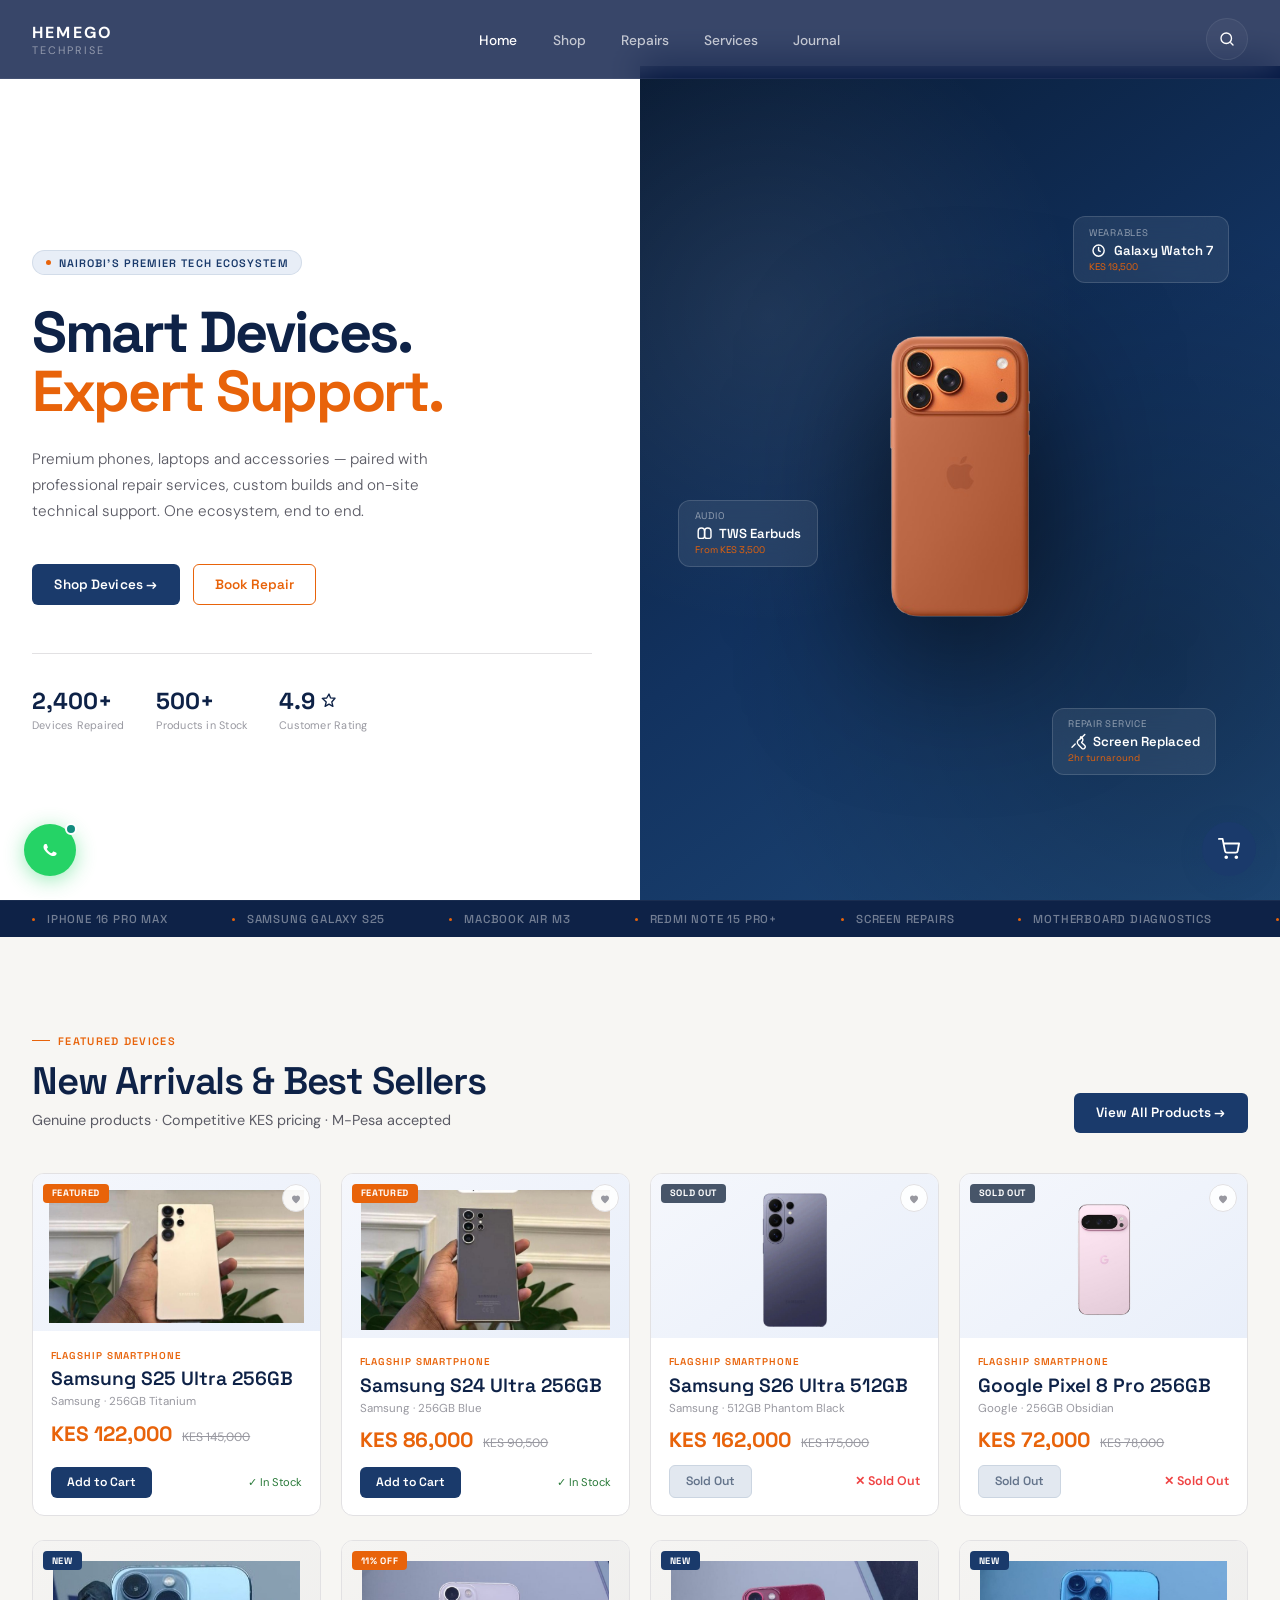
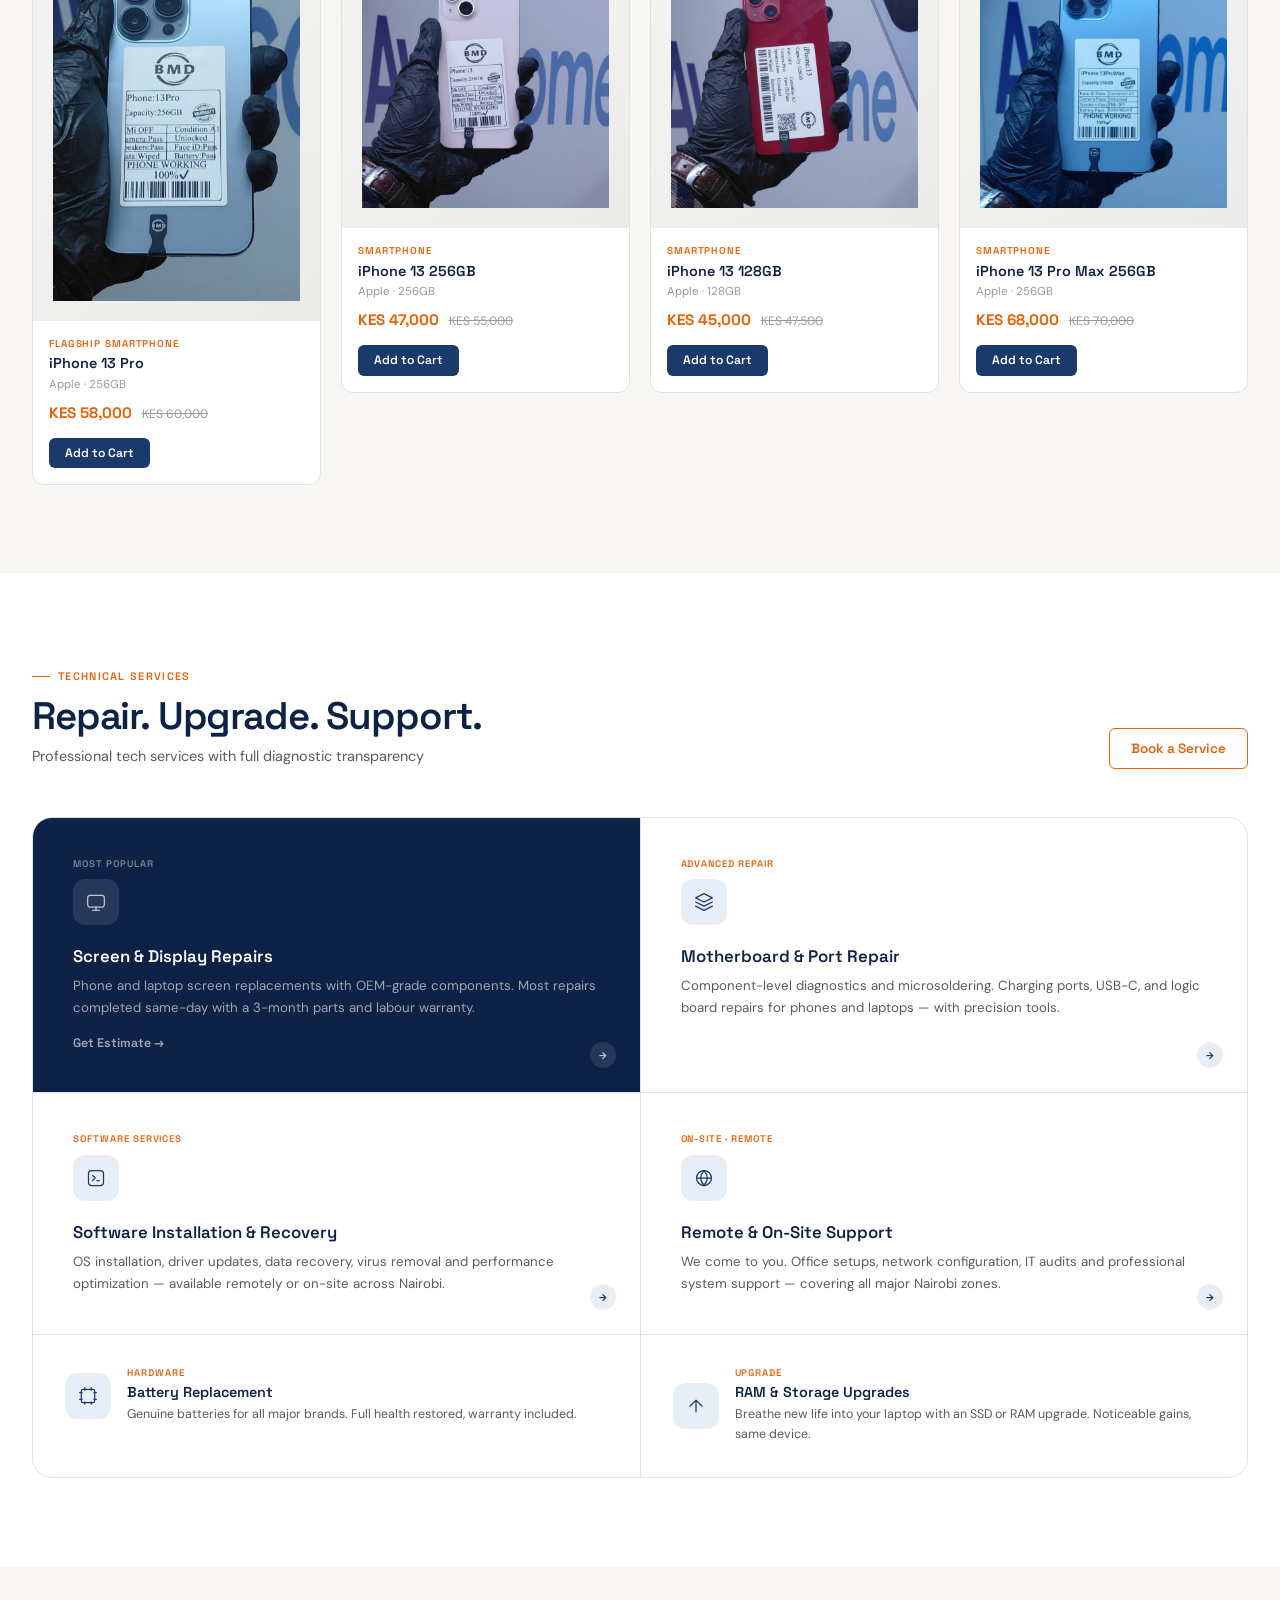
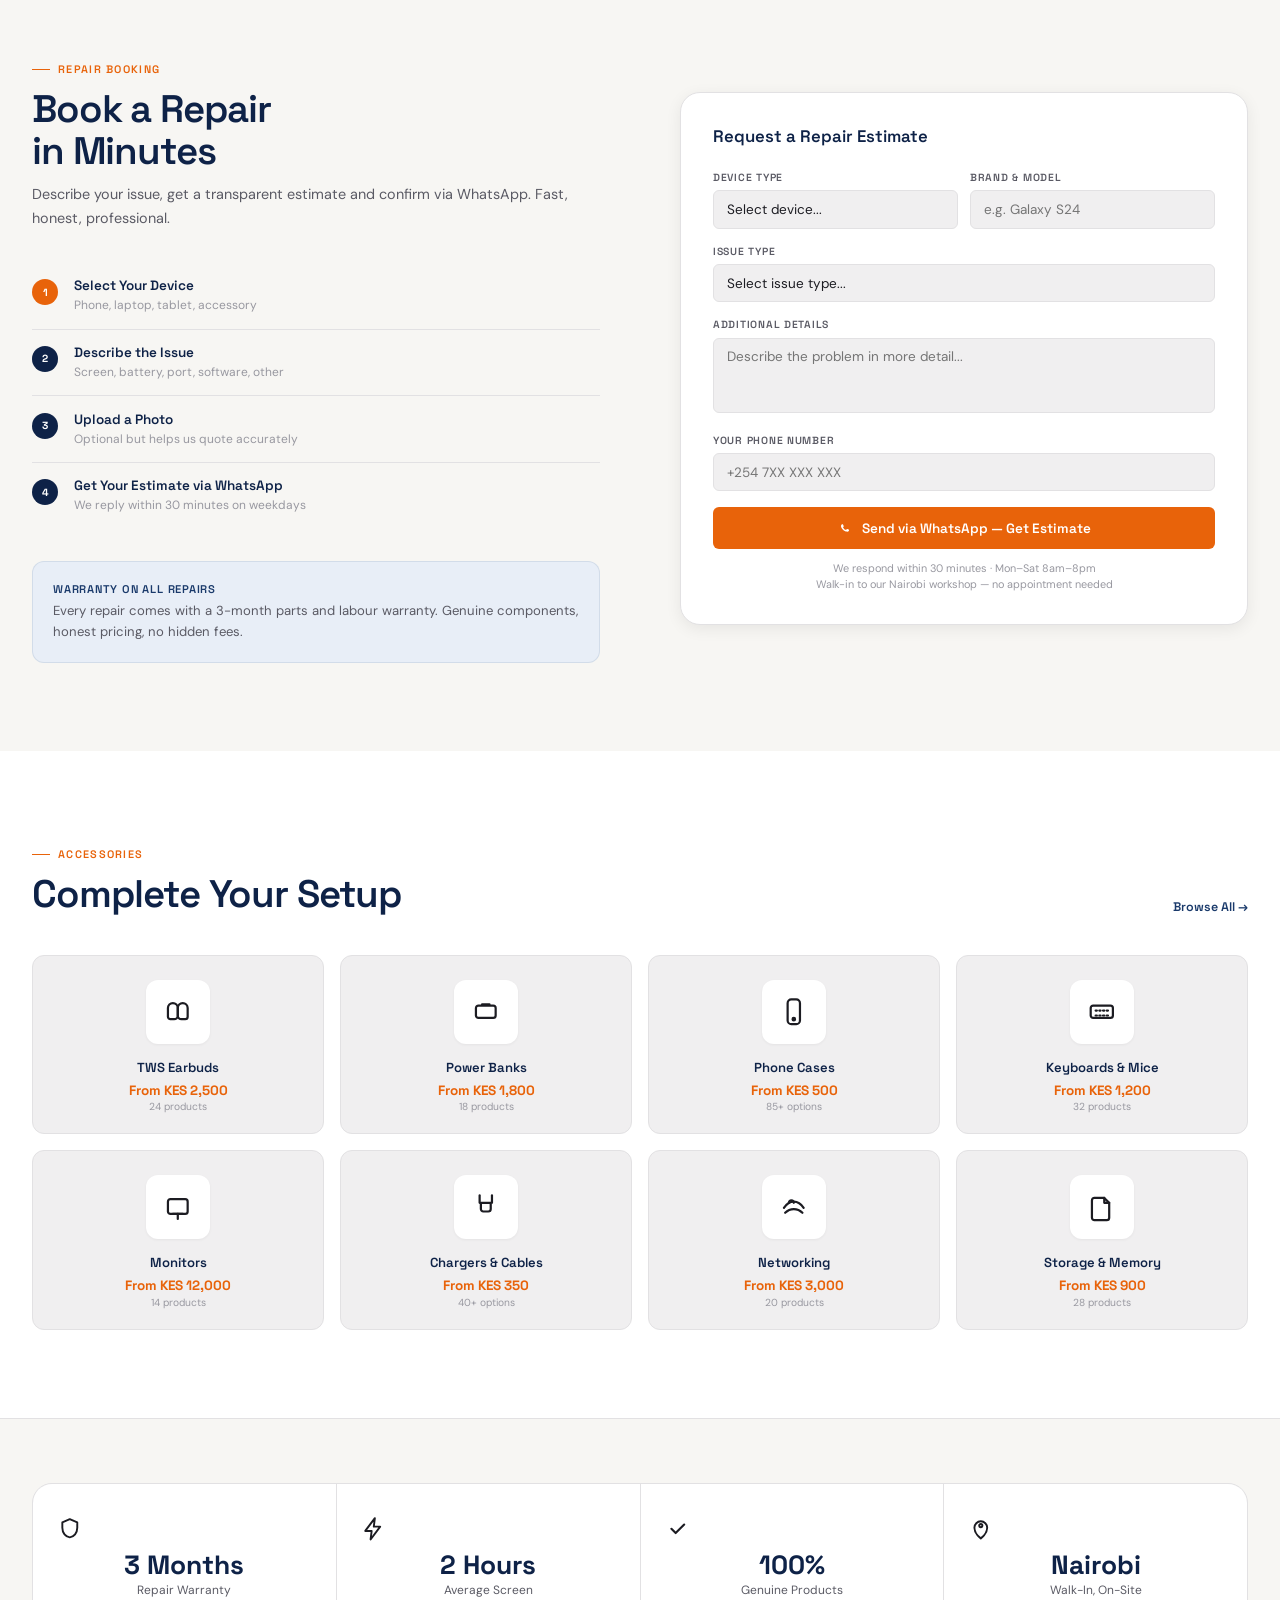
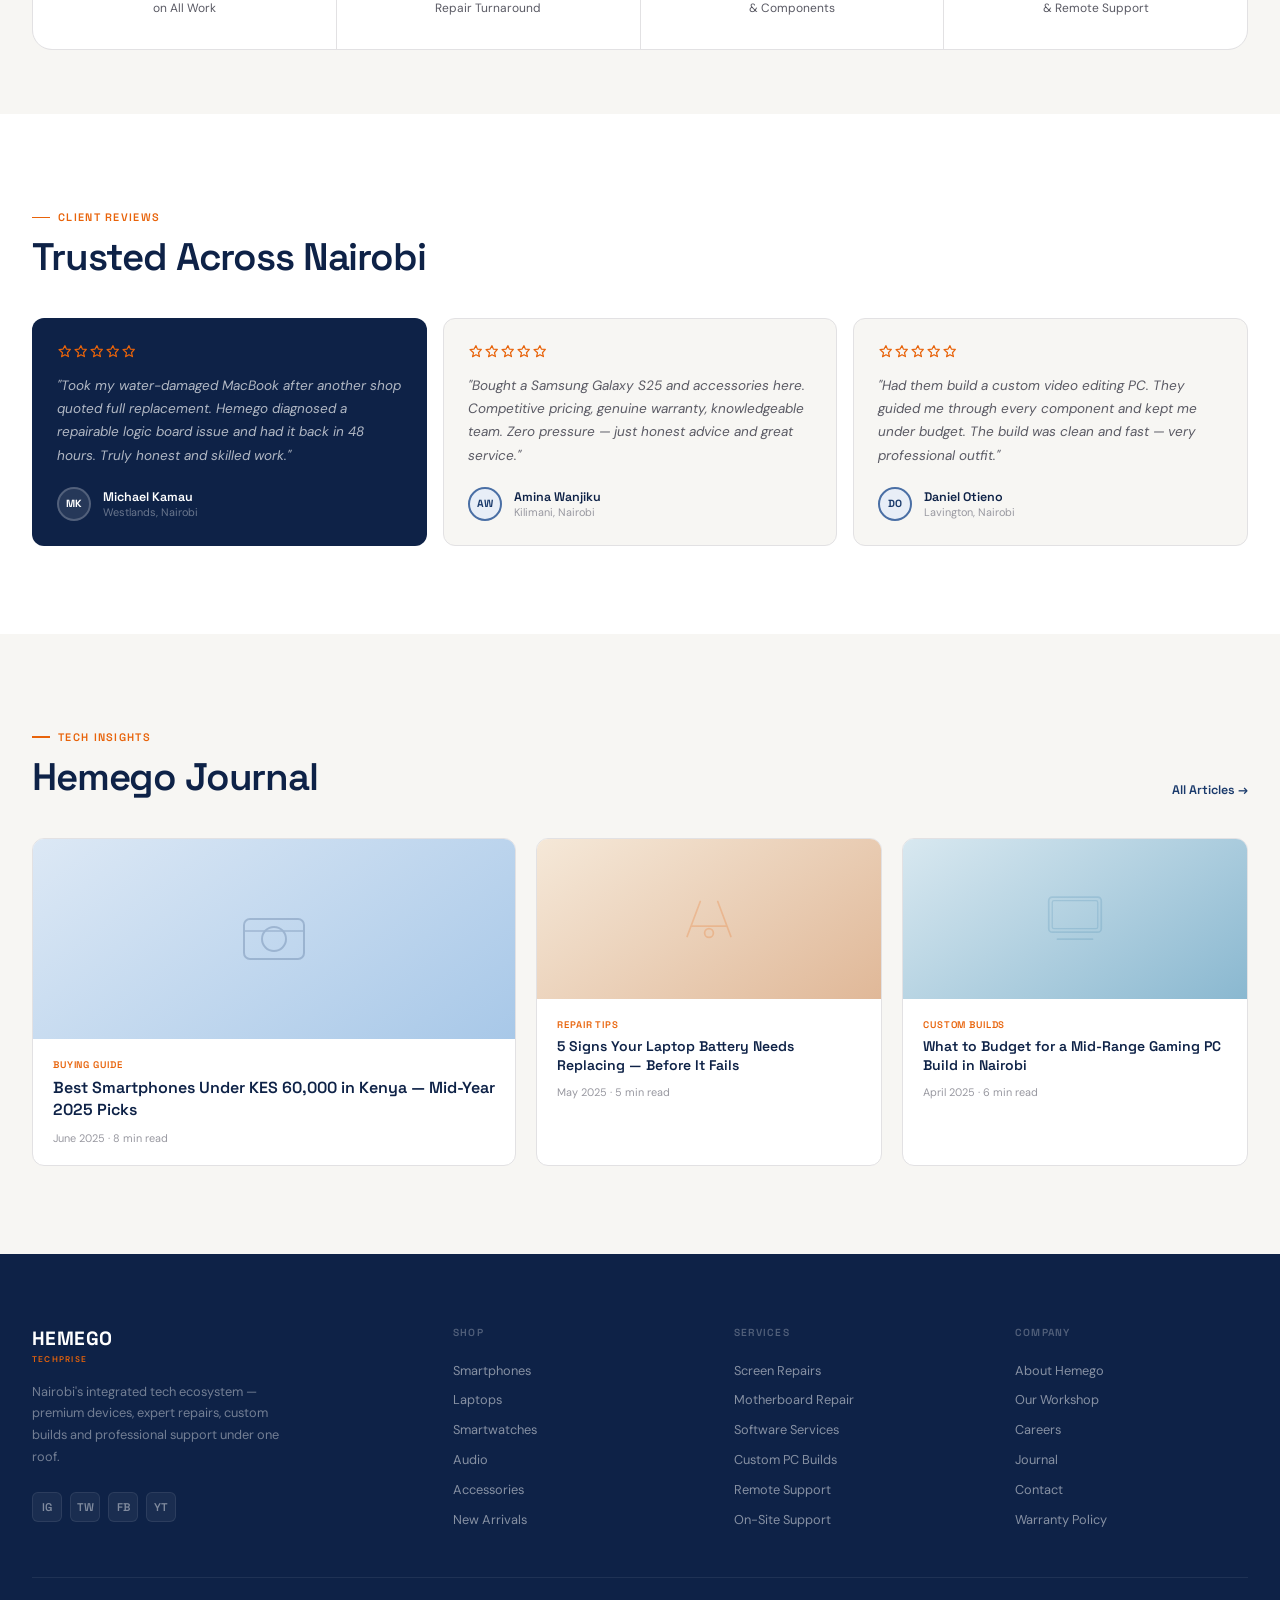
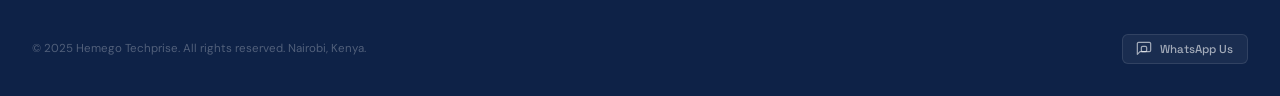
<file: index.html>
<!DOCTYPE html>
<html lang="en">

<head>
  <meta charset="UTF-8">
  <meta name="viewport" content="width=device-width, initial-scale=1.0">
  <title>HEMEGO TECHPRISE — Nairobi's Premium Tech Ecosystem</title>
  <link
    href="https://fonts.googleapis.com/css2?family=Space+Grotesk:wght@300;400;500;600;700&family=DM+Sans:ital,opsz,wght@0,9..40,300;0,9..40,400;0,9..40,500;1,9..40,300&display=swap"
    rel="stylesheet">
  <link rel="stylesheet" href="css/index.css">
</head>

<body>



  <nav class="top-nav" id="topNav">
    <div class="top-nav-inner">

      <!-- LEFT -->
      <a href="index.html" class="brand">
        <span class="brand-main">HEMEGO</span>
        <span class="brand-sub">Techprise</span>
      </a>

      <!-- CENTER DESKTOP NAV -->
      <ul class="desktop-links">
        <li><a href="index.html" class="active">Home</a></li>
        <li><a href="shop.html">Shop</a></li>
        <li><a href="repairs.html">Repairs</a></li>
        <li><a href="services.html">Services</a></li>
        <li><a href="journal.html">Journal</a></li>
      </ul>

      <!-- RIGHT -->
      <div class="nav-right">

        <!-- Desktop search button — hidden on mobile (<=768px); Search tab in bottom nav handles mobile search -->
        <button class="nav-circle-btn nav-search-btn" id="desktopSearchBtn" aria-label="Search">
          <svg viewBox="0 0 24 24" fill="none">
            <circle cx="11" cy="11" r="7" stroke="currentColor" stroke-width="1.8" />
            <path d="M20 20L17 17" stroke="currentColor" stroke-width="1.8" stroke-linecap="round" />
          </svg>
        </button>

        <!-- Cart button — shown on desktop always; replaces search btn on mobile (<=768px) -->
        <button class="nav-circle-btn nav-cart-btn" id="navCartBtn" onclick="toggleCart()" aria-label="Open cart">
          <svg viewBox="0 0 24 24" fill="none">
            <path d="M3 5h2l2.2 10.2a1 1 0 0 0 1 .8h8.8a1 1 0 0 0 1-.8L20 8H7" stroke="currentColor" stroke-width="1.8"
              stroke-linecap="round" stroke-linejoin="round" />
            <circle cx="10" cy="20" r="1" fill="currentColor" />
            <circle cx="18" cy="20" r="1" fill="currentColor" />
          </svg>
          <span class="nav-cart-badge" id="navCartBadge"></span>
        </button>

        <a href="https://wa.me/254703768321" class="wa-nav-btn">
          WhatsApp
        </a>

        <!-- HAMBURGER -->
        <button class="hamburger-btn" id="hamburgerBtn" onclick="toggleDrawer()" aria-label="Open menu">
          <span></span>
          <span></span>
          <span></span>
        </button>

      </div>

    </div>
  </nav>

  <!-- =========================
MOBILE DRAWER
========================= -->

  <div class="mobile-drawer-overlay" id="drawerOverlay" onclick="toggleDrawer()"></div>

  <aside class="mobile-drawer" id="mobileDrawer">

    <div class="drawer-top">
      <div>
        <div class="drawer-brand">HEMEGO</div>
        <div class="drawer-sub">Techprise</div>
      </div>

      <button class="drawer-close" id="drawerClose" onclick="toggleDrawer()" aria-label="Close menu">
        ×
      </button>
    </div>

    <div class="drawer-section">
      <div class="drawer-label">Navigation</div>

      <a href="index.html">Home</a>
      <a href="shop.html">Shop</a>
      <a href="repairs.html">Repairs</a>
      <a href="services.html">Services</a>
      <a href="journal.html">Journal</a>
    </div>

    <div class="drawer-section">
      <div class="drawer-label">Categories</div>

      <a href="#">Phones</a>
      <a href="#">Laptops</a>
      <a href="#">Gaming</a>
      <a href="#">Audio</a>
      <a href="#">Accessories</a>
    </div>

    <div class="drawer-section">
      <div class="drawer-label">Support</div>

      <a href="#">Book Repair</a>
      <a href="#">Track Order</a>
      <a href="#">Contact</a>
    </div>

  </aside>

    <!-- BOTTOM MOBILE NAV -->
  <nav class="bottom-mobile-nav">
    <a href="index.html" class="bottom-nav-item active">
      <svg viewBox="0 0 24 24" fill="none">
        <path d="M3 11L12 4L21 11V20H15V14H9V20H3V11Z" stroke="currentColor" stroke-width="1.8"
          stroke-linejoin="round" />
      </svg>
      <span>Home</span>
    </a>
    <a href="shop.html" class="bottom-nav-item">
      <svg viewBox="0 0 24 24" fill="none">
        <path d="M3 5h2l2.2 10.2a1 1 0 0 0 1 .8h8.8a1 1 0 0 0 1-.8L20 8H7" stroke="currentColor" stroke-width="1.8"
          stroke-linecap="round" stroke-linejoin="round" />
        <circle cx="10" cy="20" r="1" />
        <circle cx="18" cy="20" r="1" />
      </svg>
      <span>Shop</span>
    </a>
    <button class="bottom-nav-item" id="mobileSearchBtn">
      <svg viewBox="0 0 24 24" fill="none">
        <circle cx="11" cy="11" r="7" stroke="currentColor" stroke-width="1.8" />
        <path d="M20 20L17 17" stroke="currentColor" stroke-width="1.8" stroke-linecap="round" />
      </svg>
      <span>Search</span>
    </button>
    <a href="repairs.html" class="bottom-nav-item">
      <svg viewBox="0 0 24 24" fill="none">
        <path
          d="M14.7 6.3a1 1 0 0 0 0 1.4l1.6 1.6a1 1 0 0 0 1.4 0l3.77-3.77a6 6 0 0 1-7.94 7.94l-6.91 6.91a2.12 2.12 0 0 1-3-3l6.91-6.91a6 6 0 0 1 7.94-7.94l-3.77 3.77z"
          stroke="currentColor" stroke-width="1.8" stroke-linecap="round" stroke-linejoin="round" />
      </svg>
      <span>Repairs</span>
    </a>
    <a href="https://wa.me/254703768321" class="bottom-nav-item" target="_blank">
      <svg viewBox="0 0 24 24" fill="currentColor">
        <path
          d="M17.472 14.382c-.297-.149-1.758-.867-2.03-.967-.273-.099-.471-.148-.67.15-.197.297-.767.966-.94 1.164-.173.199-.347.223-.644.075-.297-.15-1.255-.463-2.39-1.475-.883-.788-1.48-1.761-1.653-2.059-.173-.297-.018-.458.13-.606.134-.133.298-.347.446-.52.149-.174.198-.298.298-.497.099-.198.05-.371-.025-.52-.075-.149-.669-1.612-.916-2.207-.242-.579-.487-.5-.669-.51-.173-.008-.371-.01-.57-.01-.198 0-.52.074-.792.372-.272.297-1.04 1.016-1.04 2.479 0 1.462 1.065 2.875 1.213 3.074.149.198 2.096 3.2 5.077 4.487.709.306 1.262.489 1.694.625.712.227 1.36.195 1.871.118.571-.085 1.758-.719 2.006-1.413.248-.694.248-1.289.173-1.413-.074-.124-.272-.198-.57-.347z" />
      </svg>
      <span>WhatsApp</span>
    </a>
  </nav>

  <!-- HERO -->
  <section class="hero">
    <div class="hero-grid">
      <div class="hero-left">
        <div class="hero-eyebrow"><span></span> Nairobi's Premier Tech Ecosystem</div>
        <h1 class="hero-h1">Smart Devices.<br><em>Expert Support.</em></h1>
        <p class="hero-sub">Premium phones, laptops and accessories — paired with professional repair services, custom
          builds and on-site technical support. One ecosystem, end to end.</p>
        <div class="hero-ctas">
          <a href="#products" class="btn-primary">Shop Devices →</a>
          <a href="#booking" class="btn-secondary">Book Repair</a>
        </div>
        <div class="hero-stats">
          <div>
            <div class="hero-stat-num">2,400+</div>
            <div class="hero-stat-label">Devices Repaired</div>
          </div>
          <div>
            <div class="hero-stat-num">500+</div>
            <div class="hero-stat-label">Products in Stock</div>
          </div>
          <div>
            <div class="hero-stat-num"><span>4.9</span><svg viewBox="0 0 24 24" width="18" height="18" fill="none"
                stroke="currentColor" stroke-width="1.8" stroke-linejoin="round" stroke-linecap="round"
                style="margin-left:.3rem">
                <path d="M12 17.5l-5.2 3 1.5-5.8L3 9.8l5.9-.5L12 4l2.1 5.2 5.9.5-4.3 4.9 1.5 5.8z" />
              </svg></div>
            <div class="hero-stat-label">Customer Rating</div>
          </div>
        </div>
      </div>

      <div class="hero-right">
        <div class="hero-right-bg"></div>

        <div class="hero-stage">

          <!-- Flagship phone image -->
          <img class="hero-phone-svg" src="img/iphone.png" alt="Hero iPhone" />

          <!-- Floating badges -->
          <div class="hero-badge badge-watch">
            <span class="hero-badge-label">Wearables</span>
            <span class="hero-badge-value"><svg viewBox="0 0 24 24" fill="none" stroke="currentColor" stroke-width="1.8"
                stroke-linecap="round" stroke-linejoin="round">
                <circle cx="12" cy="12" r="7" />
                <path d="M12 8v4l2 1" />
              </svg>Galaxy Watch 7</span>
            <span class="hero-badge-sub">KES 19,500</span>
          </div>
          <div class="hero-badge badge-earbuds">
            <span class="hero-badge-label">Audio</span>
            <span class="hero-badge-value"><svg viewBox="0 0 24 24" fill="none" stroke="currentColor" stroke-width="1.8"
                stroke-linecap="round" stroke-linejoin="round">
                <path d="M4 12V9a4 4 0 0 1 8 0v6a3 3 0 0 1-3 3H6a2 2 0 0 1-2-2v-2z" />
                <path d="M20 12V9a4 4 0 0 0-8 0v6a3 3 0 0 0 3 3h3a2 2 0 0 0 2-2v-2z" />
              </svg>TWS Earbuds</span>
            <span class="hero-badge-sub">From KES 3,500</span>
          </div>
          <div class="hero-badge badge-repair">
            <span class="hero-badge-label">Repair Service</span>
            <span class="hero-badge-value"><svg viewBox="0 0 24 24" fill="none" stroke="currentColor" stroke-width="1.8"
                stroke-linecap="round" stroke-linejoin="round">
                <path
                  d="M21 3l-6 6m0 0A4 4 0 0 0 13 16l4.5 4.5a2 2 0 0 0 2.9 0l.6-.6a2 2 0 0 0 0-2.9L17 13a4 4 0 0 0-1-7z" />
                <path d="M5 19l4-4" />
              </svg>Screen Replaced</span>
            <span class="hero-badge-sub">2hr turnaround</span>
          </div>

        </div>
      </div>
    </div>
  </section>

  <!-- MARQUEE -->
  <div class="marquee-bar">
    <div class="marquee-track">
      <span class="marquee-item"><span class="m-dot"></span>iPhone 16 Pro Max</span>
      <span class="marquee-item"><span class="m-dot"></span>Samsung Galaxy S25</span>
      <span class="marquee-item"><span class="m-dot"></span>MacBook Air M3</span>
      <span class="marquee-item"><span class="m-dot"></span>Redmi Note 15 Pro+</span>
      <span class="marquee-item"><span class="m-dot"></span>Screen Repairs</span>
      <span class="marquee-item"><span class="m-dot"></span>Motherboard Diagnostics</span>
      <span class="marquee-item"><span class="m-dot"></span>Custom PC Builds</span>
      <span class="marquee-item"><span class="m-dot"></span>Software Setup</span>
      <span class="marquee-item"><span class="m-dot"></span>Remote Support</span>
      <span class="marquee-item"><span class="m-dot"></span>On-Site Services</span>
      <span class="marquee-item"><span class="m-dot"></span>iPhone 16 Pro Max</span>
      <span class="marquee-item"><span class="m-dot"></span>Samsung Galaxy S25</span>
      <span class="marquee-item"><span class="m-dot"></span>MacBook Air M3</span>
      <span class="marquee-item"><span class="m-dot"></span>Redmi Note 15 Pro+</span>
      <span class="marquee-item"><span class="m-dot"></span>Screen Repairs</span>
      <span class="marquee-item"><span class="m-dot"></span>Motherboard Diagnostics</span>
      <span class="marquee-item"><span class="m-dot"></span>Custom PC Builds</span>
      <span class="marquee-item"><span class="m-dot"></span>Software Setup</span>
      <span class="marquee-item"><span class="m-dot"></span>Remote Support</span>
      <span class="marquee-item"><span class="m-dot"></span>On-Site Services</span>
    </div>
  </div>

  <!-- PRODUCTS -->
  <section class="products-section" id="products">
    <div class="container">
      <div class="products-header">
        <div class="fade-up">
          <div class="section-label">Featured Devices</div>
          <h2 class="section-title">New Arrivals &amp; Best Sellers</h2>
          <p class="section-sub">Genuine products · Competitive KES pricing · M-Pesa accepted</p>
        </div>
        <a href="shop.html" class="btn-primary fade-up">View All Products →</a>
      </div>

      <div class="products-section-inner">

        <!-- Featured strip: exactly the featured/hero items -->
        <div class="featured-strip stagger">

          <!-- Samsung S25 Ultra (In Stock) -->
          <div class="pcard-feat" id="product-s25-ultra-256gb" data-id="s25-ultra-256gb" data-cat="phones" data-price="122000">
            <div class="pimg">
              <img src="img/s25ultra.jpeg" alt="Samsung S25 Ultra 256GB" style="max-width:100%;height:auto;" />
            </div>

            <span class="pbadge">Featured</span>

            <button class="pwishlist">
              <svg viewBox="0 0 24 24" fill="currentColor">
                <path
                  d="M12 21c-4.5-4-7-6.7-7-9.5 0-2.2 1.8-4 4-4 1.1 0 2.1.5 2.7 1.3.6-.8 1.6-1.3 2.7-1.3 2.2 0 4 1.8 4 4 0 2.8-2.5 5.5-7 9.5z" />
              </svg>
            </button>

            <div class="pbody">
              <div class="ptag">Flagship Smartphone</div>
              <div class="pname">Samsung S25 Ultra 256GB</div>
              <div class="pbrand">Samsung · 256GB Titanium</div>

              <div class="pprice">
                KES 122,000
                <span class="pprice-old">KES 145,000</span>
              </div>

              <div class="pcta">
                <button class="btn-add">Add to Cart</button>
                <span class="pstock in">✓ In Stock</span>
              </div>
            </div>
          </div>

          <!-- Samsung S24 Ultra (In Stock) -->
          <div class="pcard-feat" id="product-samsung-s24-ultra-256gb" data-id="samsung-s24-ultra-256gb" data-cat="phones" data-price="86000">
            <div class="pimg">
              <img src="img/s24ultra.jpeg" alt="Samsung S24 Ultra 256GB" style="max-width:100%;height:auto;" />
            </div>

            <span class="pbadge">Featured</span>

            <button class="pwishlist">
              <svg viewBox="0 0 24 24" fill="currentColor">
                <path
                  d="M12 21c-4.5-4-7-6.7-7-9.5 0-2.2 1.8-4 4-4 1.1 0 2.1.5 2.7 1.3.6-.8 1.6-1.3 2.7-1.3 2.2 0 4 1.8 4 4 0 2.8-2.5 5.5-7 9.5z" />
              </svg>
            </button>

            <div class="pbody">
              <div class="ptag">Flagship Smartphone</div>
              <div class="pname">Samsung S24 Ultra 256GB</div>
              <div class="pbrand">Samsung · 256GB Blue</div>

              <div class="pprice">
                KES 86,000
                <span class="pprice-old">KES 90,500</span>
              </div>

              <div class="pcta">
                <button class="btn-add">Add to Cart</button>
                <span class="pstock in">✓ In Stock</span>
              </div>
            </div>
          </div>

          <!-- Samsung S26 Ultra (Sold Out) -->
          <div class="pcard-feat pcard-sold" id="product-s26-ultra-512gb" data-id="s26-ultra-512gb" data-cat="phones" data-price="162000">
            <div class="pimg">
              <img src="img/s26.png" alt="Samsung S26 Ultra 512GB" style="max-width:100%;height:auto;" />
            </div>

            <span class="pbadge pbadge-sold">Sold Out</span>

            <button class="pwishlist">
              <svg viewBox="0 0 24 24" fill="currentColor">
                <path
                  d="M12 21c-4.5-4-7-6.7-7-9.5 0-2.2 1.8-4 4-4 1.1 0 2.1.5 2.7 1.3.6-.8 1.6-1.3 2.7-1.3 2.2 0 4 1.8 4 4 0 2.8-2.5 5.5-7 9.5z" />
              </svg>
            </button>

            <div class="pbody">
              <div class="ptag">Flagship Smartphone</div>
              <div class="pname">Samsung S26 Ultra 512GB</div>
              <div class="pbrand">Samsung · 512GB Phantom Black</div>

              <div class="pprice">
                KES 162,000
                <span class="pprice-old">KES 175,000</span>
              </div>

              <div class="pcta">
                <button class="btn-add btn-disabled" disabled>Sold Out</button>
                <span class="pstock sold">✕ Sold Out</span>
              </div>
            </div>
          </div>

          <!-- Google Pixel 8 Pro (Sold Out) -->
          <div class="pcard-feat pcard-sold" id="product-google-pixel-8-pro-256gb" data-id="google-pixel-8-pro-256gb" data-cat="phones" data-price="72000">
            <div class="pimg">
              <img src="img/pixel.png" alt="Google Pixel 8 Pro 256GB" style="max-width:100%;height:auto;" />
            </div>

            <span class="pbadge pbadge-sold">Sold Out</span>

            <button class="pwishlist">
              <svg viewBox="0 0 24 24" fill="currentColor">
                <path
                  d="M12 21c-4.5-4-7-6.7-7-9.5 0-2.2 1.8-4 4-4 1.1 0 2.1.5 2.7 1.3.6-.8 1.6-1.3 2.7-1.3 2.2 0 4 1.8 4 4 0 2.8-2.5 5.5-7 9.5z" />
              </svg>
            </button>

            <div class="pbody">
              <div class="ptag">Flagship Smartphone</div>
              <div class="pname">Google Pixel 8 Pro 256GB</div>
              <div class="pbrand">Google · 256GB Obsidian</div>

              <div class="pprice">
                KES 72,000
                <span class="pprice-old">KES 78,000</span>
              </div>

              <div class="pcta">
                <button class="btn-add btn-disabled" disabled>Sold Out</button>
                <span class="pstock sold">✕ Sold Out</span>
              </div>
            </div>
          </div>

        </div>

        <!-- Uniform grid: everything else -->
        <div class="products-grid-uniform stagger">


          <!-- iPhone 13 Pro -->
          <div class="pcard-sm" id="product-iphone-13-pro-256gb" data-id="iphone-13-pro-256gb" data-cat="phones" data-price="58000">
            <div class="pimg">
              <img src="img/img3.jpeg" alt="iPhone 13 Pro 256GB" style="max-width:100%;height:auto;" />
            </div>

            <span class="pbadge pbadge-new">New</span>

            <div class="pbody">
              <div class="ptag">Flagship Smartphone</div>
              <div class="pname">iPhone 13 Pro</div>
              <div class="pbrand">Apple · 256GB</div>

              <div class="pprice">
                KES 58,000
                <span class="pprice-old">KES 60,000</span>
              </div>

              <div class="pcta">
                <button class="btn-add">Add to Cart</button>
              </div>
            </div>
          </div>



          <!-- iPhone 13 -->
          <div class="pcard-sm" id="product-iphone-13-256gb" data-id="iphone-13-256gb" data-cat="phones" data-price="47000">
            <div class="pimg">
              <img src="img/img2.jpeg" alt="iPhone 13 256GB" style="max-width:100%;height:auto;" />
            </div>

            <span class="pbadge" style="background:var(--orange)">11% Off</span>

            <div class="pbody">
              <div class="ptag">Smartphone</div>
              <div class="pname">iPhone 13 256GB</div>
              <div class="pbrand">Apple · 256GB</div>

              <div class="pprice">
                KES 47,000
                <span class="pprice-old">KES 55,000</span>
              </div>

              <div class="pcta">
                <button class="btn-add">Add to Cart</button>
              </div>
            </div>
          </div>



          <!-- iPhone 13 128GB -->
          <div class="pcard-sm" id="product-iphone-13-128gb" data-id="iphone-13-128gb" data-cat="phones" data-price="45000">
            <div class="pimg">
              <img src="img/img1.jpeg" alt="iPhone 13 128GB" style="max-width:100%;height:auto;" />
            </div>

            <span class="pbadge pbadge-new">New</span>

            <div class="pbody">
              <div class="ptag">Smartphone</div>
              <div class="pname">iPhone 13 128GB</div>
              <div class="pbrand">Apple · 128GB</div>

              <div class="pprice">
                KES 45,000
                <span class="pprice-old">KES 47,500</span>
              </div>

              <div class="pcta">
                <button class="btn-add">Add to Cart</button>
              </div>
            </div>
          </div>



          <!-- iPhone 13 Pro Max -->
          <div class="pcard-sm" id="product-iphone-13-promax-256gb" data-id="iphone-13-promax-256gb" data-cat="phones" data-price="68000">
            <div class="pimg">
              <img src="img/img4.jpeg" alt="iPhone 13 Pro Max 256GB" style="max-width:100%;height:auto;" />
            </div>

            <span class="pbadge pbadge-new">New</span>

            <div class="pbody">
              <div class="ptag">Smartphone</div>
              <div class="pname">iPhone 13 Pro Max 256GB</div>
              <div class="pbrand">Apple · 256GB</div>

              <div class="pprice">
                KES 68,000
                <span class="pprice-old">KES 70,000</span>
              </div>

              <div class="pcta">
                <button class="btn-add">Add to Cart</button>
              </div>
            </div>
          </div>


        </div>

      </div>
    </div>
  </section>

  <!-- SERVICES -->
  <section class="services-section fade-up" id="services">
    <div class="container">
      <div class="services-header">
        <div>
          <div class="section-label">Technical Services</div>
          <h2 class="section-title">Repair. Upgrade. Support.</h2>
          <p class="section-sub">Professional tech services with full diagnostic transparency</p>
        </div>
        <a href="#booking" class="btn-secondary">Book a Service</a>
      </div>
      <div class="services-grid stagger">
        <div class="sblock dark">
          <div class="stag">Most Popular</div>
          <div class="sicon">
            <svg width="20" height="20" viewBox="0 0 24 24" fill="none">
              <rect x="2" y="4" width="20" height="14" rx="3" stroke="rgba(255,255,255,.7)" stroke-width="1.5" />
              <path d="M8 22h8M12 18v4" stroke="rgba(255,255,255,.7)" stroke-width="1.5" stroke-linecap="round" />
            </svg>
          </div>
          <div class="stitle">Screen &amp; Display Repairs</div>
          <p class="sdesc">Phone and laptop screen replacements with OEM-grade components. Most repairs completed
            same-day with a 3-month parts and labour warranty.</p>
          <span class="slink">Get Estimate →</span>
          <div class="sarrow">→</div>
        </div>
        <div class="sblock">
          <div class="stag">Advanced Repair</div>
          <div class="sicon">
            <svg width="20" height="20" viewBox="0 0 24 24" fill="none">
              <path d="M12 2L2 7l10 5 10-5-10-5zM2 17l10 5 10-5M2 12l10 5 10-5" stroke="var(--blue)" stroke-width="1.5"
                stroke-linecap="round" stroke-linejoin="round" />
            </svg>
          </div>
          <div class="stitle">Motherboard &amp; Port Repair</div>
          <p class="sdesc">Component-level diagnostics and microsoldering. Charging ports, USB-C, and logic board
            repairs for phones and laptops — with precision tools.</p>
          <div class="sarrow">→</div>
        </div>
        <div class="sblock">
          <div class="stag">Software Services</div>
          <div class="sicon">
            <svg width="20" height="20" viewBox="0 0 24 24" fill="none">
              <path d="M8 9l3 3-3 3M13 15h3" stroke="var(--blue)" stroke-width="1.5" stroke-linecap="round"
                stroke-linejoin="round" />
              <rect x="3" y="3" width="18" height="18" rx="4" stroke="var(--blue)" stroke-width="1.5" />
            </svg>
          </div>
          <div class="stitle">Software Installation &amp; Recovery</div>
          <p class="sdesc">OS installation, driver updates, data recovery, virus removal and performance optimization —
            available remotely or on-site across Nairobi.</p>
          <div class="sarrow">→</div>
        </div>
        <div class="sblock">
          <div class="stag">On-Site · Remote</div>
          <div class="sicon">
            <svg width="20" height="20" viewBox="0 0 24 24" fill="none">
              <circle cx="12" cy="12" r="9" stroke="var(--blue)" stroke-width="1.5" />
              <path d="M12 3c-2.5 3-4 5.5-4 9s1.5 6 4 9M12 3c2.5 3 4 5.5 4 9s-1.5 6-4 9M3 12h18" stroke="var(--blue)"
                stroke-width="1.5" stroke-linecap="round" />
            </svg>
          </div>
          <div class="stitle">Remote &amp; On-Site Support</div>
          <p class="sdesc">We come to you. Office setups, network configuration, IT audits and professional system
            support — covering all major Nairobi zones.</p>
          <div class="sarrow">→</div>
        </div>
        <div class="sblock" style="padding:2rem">
          <div style="display:flex;align-items:center;gap:1rem">
            <div class="sicon" style="margin-bottom:0;flex-shrink:0">
              <svg width="20" height="20" viewBox="0 0 24 24" fill="none">
                <rect x="4" y="4" width="16" height="16" rx="2" stroke="var(--blue)" stroke-width="1.5" />
                <path d="M8 2v3M16 2v3M8 19v3M16 19v3M2 8h3M2 16h3M19 8h3M19 16h3" stroke="var(--blue)"
                  stroke-width="1.5" stroke-linecap="round" />
              </svg>
            </div>
            <div>
              <div class="stag" style="margin-bottom:.2rem">Hardware</div>
              <div class="stitle" style="font-size:.9rem;margin-bottom:.2rem">Battery Replacement</div>
              <p class="sdesc" style="font-size:.78rem">Genuine batteries for all major brands. Full health restored,
                warranty included.</p>
            </div>
          </div>
        </div>
        <div class="sblock" style="padding:2rem">
          <div style="display:flex;align-items:center;gap:1rem">
            <div class="sicon" style="margin-bottom:0;flex-shrink:0">
              <svg width="20" height="20" viewBox="0 0 24 24" fill="none">
                <path d="M12 5v14M5 12l7-7 7 7" stroke="var(--blue)" stroke-width="1.5" stroke-linecap="round"
                  stroke-linejoin="round" />
              </svg>
            </div>
            <div>
              <div class="stag" style="margin-bottom:.2rem">Upgrade</div>
              <div class="stitle" style="font-size:.9rem;margin-bottom:.2rem">RAM &amp; Storage Upgrades</div>
              <p class="sdesc" style="font-size:.78rem">Breathe new life into your laptop with an SSD or RAM upgrade.
                Noticeable gains, same device.</p>
            </div>
          </div>
        </div>
      </div>
    </div>
  </section>

  <!-- BOOKING -->
  <section class="booking-section fade-up" id="booking">
    <div class="container">
      <div class="booking-inner">
        <div>
          <div class="section-label">Repair Booking</div>
          <h2 class="section-title">Book a Repair<br>in Minutes</h2>
          <p class="section-sub" style="margin-top:.75rem">Describe your issue, get a transparent estimate and confirm
            via WhatsApp. Fast, honest, professional.</p>
          <div class="booking-flow">
            <div class="bstep">
              <div class="bnum active">1</div>
              <div>
                <div class="bstep-title">Select Your Device</div>
                <div class="bstep-desc">Phone, laptop, tablet, accessory</div>
              </div>
            </div>
            <div class="bstep">
              <div class="bnum">2</div>
              <div>
                <div class="bstep-title">Describe the Issue</div>
                <div class="bstep-desc">Screen, battery, port, software, other</div>
              </div>
            </div>
            <div class="bstep">
              <div class="bnum">3</div>
              <div>
                <div class="bstep-title">Upload a Photo</div>
                <div class="bstep-desc">Optional but helps us quote accurately</div>
              </div>
            </div>
            <div class="bstep">
              <div class="bnum">4</div>
              <div>
                <div class="bstep-title">Get Your Estimate via WhatsApp</div>
                <div class="bstep-desc">We reply within 30 minutes on weekdays</div>
              </div>
            </div>
          </div>
          <div
            style="margin-top:2rem;padding:1.25rem;background:var(--blue-pale);border-radius:var(--radius);border:1px solid rgba(26,58,107,.1)">
            <div
              style="font-size:.7rem;font-weight:600;letter-spacing:.07em;text-transform:uppercase;color:var(--blue);font-family:'Space Grotesk',sans-serif;margin-bottom:.35rem">
              Warranty on all repairs</div>
            <div style="font-size:.82rem;color:var(--gray-600);line-height:1.55">Every repair comes with a 3-month parts
              and labour warranty. Genuine components, honest pricing, no hidden fees.</div>
          </div>
        </div>
        <div class="booking-form-wrap">
          <div class="form-title">Request a Repair Estimate</div>
          <div class="frow">
            <div class="fgroup">
              <label class="flabel">Device Type</label>
              <select class="fselect" id="deviceSelect">
                <option>Select device...</option>
                <option>Smartphone</option>
                <option>Laptop</option>
                <option>Tablet</option>
                <option>Smartwatch</option>
                <option>Other</option>
              </select>
            </div>
            <div class="fgroup">
              <label class="flabel">Brand &amp; Model</label>
              <input type="text" class="finput" id="modelInput" placeholder="e.g. Galaxy S24">
            </div>
          </div>
          <div class="fgroup">
            <label class="flabel">Issue Type</label>
            <select class="fselect" id="issueSelect">
              <option>Select issue type...</option>
              <option>Cracked / Broken Screen</option>
              <option>Battery Not Charging</option>
              <option>Charging Port Damaged</option>
              <option>Motherboard / Logic Board</option>
              <option>Software / OS Issue</option>
              <option>Speaker / Microphone</option>
              <option>Water Damage</option>
              <option>Camera Fault</option>
              <option>Other</option>
            </select>
          </div>
          <div class="fgroup">
            <label class="flabel">Additional Details</label>
            <textarea class="ftextarea" id="detailsInput"
              placeholder="Describe the problem in more detail..."></textarea>
          </div>
          <div class="fgroup">
            <label class="flabel">Your Phone Number</label>
            <input type="tel" class="finput" id="phoneInput" placeholder="+254 7XX XXX XXX">
          </div>
          <button class="btn-wa" id="bookingWa">
            <svg width="16" height="16" viewBox="0 0 24 24" fill="currentColor" style="flex-shrink:0">
              <path
                d="M17.472 14.382c-.297-.149-1.758-.867-2.03-.967-.273-.099-.471-.148-.67.15-.197.297-.767.966-.94 1.164-.173.199-.347.223-.644.075-.297-.15-1.255-.463-2.39-1.475-.883-.788-1.48-1.761-1.653-2.059-.173-.297-.018-.458.13-.606.134-.133.298-.347.446-.52.149-.174.198-.298.298-.497.099-.198.05-.371-.025-.52-.075-.149-.669-1.612-.916-2.207-.242-.579-.487-.5-.669-.51-.173-.008-.371-.01-.57-.01-.198 0-.52.074-.792.372-.272.297-1.04 1.016-1.04 2.479 0 1.462 1.065 2.875 1.213 3.074.149.198 2.096 3.2 5.077 4.487.709.306 1.262.489 1.694.625.712.227 1.36.195 1.871.118.571-.085 1.758-.719 2.006-1.413.248-.694.248-1.289.173-1.413-.074-.124-.272-.198-.57-.347z" />
            </svg>
            Send via WhatsApp — Get Estimate
          </button>
          <div class="form-note">We respond within 30 minutes · Mon–Sat 8am–8pm<br>Walk-in to our Nairobi workshop — no
            appointment needed</div>
        </div>
      </div>
    </div>
  </section>

  <!-- ACCESSORIES -->
  <section class="accessories-section fade-up" id="accessories">
    <div class="container">
      <div class="acc-header">
        <div>
          <div class="section-label">Accessories</div>
          <h2 class="section-title">Complete Your Setup</h2>
        </div>
        <a href="#" class="acc-link">Browse All →</a>
      </div>
      <div class="acc-grid stagger">
        <a class="acard" href="#">
          <div class="acc-icon-wrap"><svg viewBox="0 0 24 24" fill="none" stroke="currentColor" stroke-width="1.8"
              stroke-linecap="round" stroke-linejoin="round">
              <path d="M4 12V9a4 4 0 0 1 8 0v6a3 3 0 0 1-3 3H6a2 2 0 0 1-2-2v-2z" />
              <path d="M20 12V9a4 4 0 0 0-8 0v6a3 3 0 0 0 3 3h3a2 2 0 0 0 2-2v-2z" />
            </svg></div>
          <div class="aname">TWS Earbuds</div>
          <div class="aprice">From KES 2,500</div>
          <div class="acount">24 products</div>
        </a>
        <a class="acard" href="#">
          <div class="acc-icon-wrap"><svg viewBox="0 0 24 24" fill="none" stroke="currentColor" stroke-width="1.8"
              stroke-linecap="round" stroke-linejoin="round">
              <rect x="4" y="7" width="16" height="10" rx="2" />
              <path d="M9 6h6" />
            </svg></div>
          <div class="aname">Power Banks</div>
          <div class="aprice">From KES 1,800</div>
          <div class="acount">18 products</div>
        </a>
        <a class="acard" href="#">
          <div class="acc-icon-wrap"><svg viewBox="0 0 24 24" fill="none" stroke="currentColor" stroke-width="1.8"
              stroke-linecap="round" stroke-linejoin="round">
              <rect x="7" y="2" width="10" height="20" rx="3" />
              <circle cx="12" cy="18" r="1" />
            </svg></div>
          <div class="aname">Phone Cases</div>
          <div class="aprice">From KES 500</div>
          <div class="acount">85+ options</div>
        </a>
        <a class="acard" href="#">
          <div class="acc-icon-wrap"><svg viewBox="0 0 24 24" fill="none" stroke="currentColor" stroke-width="1.8"
              stroke-linecap="round" stroke-linejoin="round">
              <rect x="3" y="7" width="18" height="10" rx="2" />
              <path d="M7 11h1M10 11h1M13 11h1M16 11h1M7 15h1M10 15h1M13 15h1M16 15h1" />
            </svg></div>
          <div class="aname">Keyboards &amp; Mice</div>
          <div class="aprice">From KES 1,200</div>
          <div class="acount">32 products</div>
        </a>
        <a class="acard" href="#">
          <div class="acc-icon-wrap"><svg viewBox="0 0 24 24" fill="none" stroke="currentColor" stroke-width="1.8"
              stroke-linecap="round" stroke-linejoin="round">
              <rect x="4" y="5" width="16" height="12" rx="2" />
              <path d="M8 17h8" />
              <path d="M12 17v4" />
            </svg></div>
          <div class="aname">Monitors</div>
          <div class="aprice">From KES 12,000</div>
          <div class="acount">14 products</div>
        </a>
        <a class="acard" href="#">
          <div class="acc-icon-wrap"><svg viewBox="0 0 24 24" fill="none" stroke="currentColor" stroke-width="1.8"
              stroke-linecap="round" stroke-linejoin="round">
              <path d="M7 2v6" />
              <path d="M17 2v6" />
              <path d="M8 8h8v5a2 2 0 0 1-2 2H10a2 2 0 0 1-2-2V8z" />
            </svg></div>
          <div class="aname">Chargers &amp; Cables</div>
          <div class="aprice">From KES 350</div>
          <div class="acount">40+ options</div>
        </a>
        <a class="acard" href="#">
          <div class="acc-icon-wrap"><svg viewBox="0 0 24 24" fill="none" stroke="currentColor" stroke-width="1.8"
              stroke-linecap="round" stroke-linejoin="round">
              <path d="M4 12c2-3 5-5 8-5s6 2 8 5" />
              <path d="M5 16c2-2 4-3 7-3s5 1 7 3" />
              <path d="M8 8a2 2 0 0 1 4 0" />
            </svg></div>
          <div class="aname">Networking</div>
          <div class="aprice">From KES 3,000</div>
          <div class="acount">20 products</div>
        </a>
        <a class="acard" href="#">
          <div class="acc-icon-wrap"><svg viewBox="0 0 24 24" fill="none" stroke="currentColor" stroke-width="1.8"
              stroke-linecap="round" stroke-linejoin="round">
              <path d="M6 4h8l4 4v12a2 2 0 0 1-2 2H6a2 2 0 0 1-2-2V6a2 2 0 0 1 2-2z" />
              <path d="M14 4v4h4" />
            </svg></div>
          <div class="aname">Storage &amp; Memory</div>
          <div class="aprice">From KES 900</div>
          <div class="acount">28 products</div>
        </a>
      </div>
    </div>
  </section>



  <!-- TRUST -->
  <section class="trust-section fade-up">
    <div class="container">
      <div class="trust-grid stagger">
        <div class="titem">
          <div class="ticon"><svg viewBox="0 0 24 24" fill="none" stroke="currentColor" stroke-width="1.8"
              stroke-linecap="round" stroke-linejoin="round">
              <path d="M12 3l7 3v5c0 5-3.134 8.5-7 9-3.866-.5-7-4-7-9V6l7-3z" />
            </svg></div>
          <div class="tnum">3 Months</div>
          <div class="tlabel">Repair Warranty<br>on All Work</div>
        </div>
        <div class="titem">
          <div class="ticon"><svg viewBox="0 0 24 24" fill="none" stroke="currentColor" stroke-width="1.8"
              stroke-linecap="round" stroke-linejoin="round">
              <path d="M13 2L4 14h6l-1 8 9-12h-6l1-8z" />
            </svg></div>
          <div class="tnum">2 Hours</div>
          <div class="tlabel">Average Screen<br>Repair Turnaround</div>
        </div>
        <div class="titem">
          <div class="ticon"><svg viewBox="0 0 24 24" fill="none" stroke="currentColor" stroke-width="2"
              stroke-linecap="round" stroke-linejoin="round">
              <path d="M6 12l4 4 8-8" />
            </svg></div>
          <div class="tnum">100%</div>
          <div class="tlabel">Genuine Products<br>&amp; Components</div>
        </div>
        <div class="titem">
          <div class="ticon"><svg viewBox="0 0 24 24" fill="none" stroke="currentColor" stroke-width="1.8"
              stroke-linecap="round" stroke-linejoin="round">
              <path d="M12 21s-6-4.35-6-10a6 6 0 0 1 12 0c0 5.65-6 10-6 10z" />
              <circle cx="12" cy="9" r="1.5" />
            </svg></div>
          <div class="tnum">Nairobi</div>
          <div class="tlabel">Walk-In, On-Site<br>&amp; Remote Support</div>
        </div>
      </div>
    </div>
  </section>

  <!-- TESTIMONIALS -->
  <section class="testimonials-section fade-up">
    <div class="container">
      <div class="section-label">Client Reviews</div>
      <h2 class="section-title">Trusted Across Nairobi</h2>
      <div class="testimonials-grid stagger">
        <div class="tcard featured-t">
          <div class="tstars"><svg viewBox="0 0 24 24" width="16" height="16" fill="none" stroke="currentColor"
              stroke-width="1.8" stroke-linejoin="round" stroke-linecap="round">
              <path d="M12 17.5l-5.2 3 1.5-5.8L3 9.8l5.9-.5L12 4l2.1 5.2 5.9.5-4.3 4.9 1.5 5.8z" />
            </svg><svg viewBox="0 0 24 24" width="16" height="16" fill="none" stroke="currentColor" stroke-width="1.8"
              stroke-linejoin="round" stroke-linecap="round">
              <path d="M12 17.5l-5.2 3 1.5-5.8L3 9.8l5.9-.5L12 4l2.1 5.2 5.9.5-4.3 4.9 1.5 5.8z" />
            </svg><svg viewBox="0 0 24 24" width="16" height="16" fill="none" stroke="currentColor" stroke-width="1.8"
              stroke-linejoin="round" stroke-linecap="round">
              <path d="M12 17.5l-5.2 3 1.5-5.8L3 9.8l5.9-.5L12 4l2.1 5.2 5.9.5-4.3 4.9 1.5 5.8z" />
            </svg><svg viewBox="0 0 24 24" width="16" height="16" fill="none" stroke="currentColor" stroke-width="1.8"
              stroke-linejoin="round" stroke-linecap="round">
              <path d="M12 17.5l-5.2 3 1.5-5.8L3 9.8l5.9-.5L12 4l2.1 5.2 5.9.5-4.3 4.9 1.5 5.8z" />
            </svg><svg viewBox="0 0 24 24" width="16" height="16" fill="none" stroke="currentColor" stroke-width="1.8"
              stroke-linejoin="round" stroke-linecap="round">
              <path d="M12 17.5l-5.2 3 1.5-5.8L3 9.8l5.9-.5L12 4l2.1 5.2 5.9.5-4.3 4.9 1.5 5.8z" />
            </svg></div>
          <p class="tquote">"Took my water-damaged MacBook after another shop quoted full replacement. Hemego diagnosed
            a repairable logic board issue and had it back in 48 hours. Truly honest and skilled work."</p>
          <div class="tauthor">
            <div class="tavatar">MK</div>
            <div>
              <div class="tname">Michael Kamau</div>
              <div class="tloc">Westlands, Nairobi</div>
            </div>
          </div>
        </div>
        <div class="tcard">
          <div class="tstars"><svg viewBox="0 0 24 24" width="16" height="16" fill="none" stroke="currentColor"
              stroke-width="1.8" stroke-linejoin="round" stroke-linecap="round">
              <path d="M12 17.5l-5.2 3 1.5-5.8L3 9.8l5.9-.5L12 4l2.1 5.2 5.9.5-4.3 4.9 1.5 5.8z" />
            </svg><svg viewBox="0 0 24 24" width="16" height="16" fill="none" stroke="currentColor" stroke-width="1.8"
              stroke-linejoin="round" stroke-linecap="round">
              <path d="M12 17.5l-5.2 3 1.5-5.8L3 9.8l5.9-.5L12 4l2.1 5.2 5.9.5-4.3 4.9 1.5 5.8z" />
            </svg><svg viewBox="0 0 24 24" width="16" height="16" fill="none" stroke="currentColor" stroke-width="1.8"
              stroke-linejoin="round" stroke-linecap="round">
              <path d="M12 17.5l-5.2 3 1.5-5.8L3 9.8l5.9-.5L12 4l2.1 5.2 5.9.5-4.3 4.9 1.5 5.8z" />
            </svg><svg viewBox="0 0 24 24" width="16" height="16" fill="none" stroke="currentColor" stroke-width="1.8"
              stroke-linejoin="round" stroke-linecap="round">
              <path d="M12 17.5l-5.2 3 1.5-5.8L3 9.8l5.9-.5L12 4l2.1 5.2 5.9.5-4.3 4.9 1.5 5.8z" />
            </svg><svg viewBox="0 0 24 24" width="16" height="16" fill="none" stroke="currentColor" stroke-width="1.8"
              stroke-linejoin="round" stroke-linecap="round">
              <path d="M12 17.5l-5.2 3 1.5-5.8L3 9.8l5.9-.5L12 4l2.1 5.2 5.9.5-4.3 4.9 1.5 5.8z" />
            </svg></div>
          <p class="tquote">"Bought a Samsung Galaxy S25 and accessories here. Competitive pricing, genuine warranty,
            knowledgeable team. Zero pressure — just honest advice and great service."</p>
          <div class="tauthor">
            <div class="tavatar">AW</div>
            <div>
              <div class="tname">Amina Wanjiku</div>
              <div class="tloc">Kilimani, Nairobi</div>
            </div>
          </div>
        </div>
        <div class="tcard">
          <div class="tstars"><svg viewBox="0 0 24 24" width="16" height="16" fill="none" stroke="currentColor"
              stroke-width="1.8" stroke-linejoin="round" stroke-linecap="round">
              <path d="M12 17.5l-5.2 3 1.5-5.8L3 9.8l5.9-.5L12 4l2.1 5.2 5.9.5-4.3 4.9 1.5 5.8z" />
            </svg><svg viewBox="0 0 24 24" width="16" height="16" fill="none" stroke="currentColor" stroke-width="1.8"
              stroke-linejoin="round" stroke-linecap="round">
              <path d="M12 17.5l-5.2 3 1.5-5.8L3 9.8l5.9-.5L12 4l2.1 5.2 5.9.5-4.3 4.9 1.5 5.8z" />
            </svg><svg viewBox="0 0 24 24" width="16" height="16" fill="none" stroke="currentColor" stroke-width="1.8"
              stroke-linejoin="round" stroke-linecap="round">
              <path d="M12 17.5l-5.2 3 1.5-5.8L3 9.8l5.9-.5L12 4l2.1 5.2 5.9.5-4.3 4.9 1.5 5.8z" />
            </svg><svg viewBox="0 0 24 24" width="16" height="16" fill="none" stroke="currentColor" stroke-width="1.8"
              stroke-linejoin="round" stroke-linecap="round">
              <path d="M12 17.5l-5.2 3 1.5-5.8L3 9.8l5.9-.5L12 4l2.1 5.2 5.9.5-4.3 4.9 1.5 5.8z" />
            </svg><svg viewBox="0 0 24 24" width="16" height="16" fill="none" stroke="currentColor" stroke-width="1.8"
              stroke-linejoin="round" stroke-linecap="round">
              <path d="M12 17.5l-5.2 3 1.5-5.8L3 9.8l5.9-.5L12 4l2.1 5.2 5.9.5-4.3 4.9 1.5 5.8z" />
            </svg></div>
          <p class="tquote">"Had them build a custom video editing PC. They guided me through every component and kept
            me under budget. The build was clean and fast — very professional outfit."</p>
          <div class="tauthor">
            <div class="tavatar">DO</div>
            <div>
              <div class="tname">Daniel Otieno</div>
              <div class="tloc">Lavington, Nairobi</div>
            </div>
          </div>
        </div>
      </div>
    </div>
  </section>

  <!-- BLOG -->
  <section class="blog-section fade-up">
    <div class="container">
      <div class="blog-header">
        <div>
          <div class="section-label">Tech Insights</div>
          <h2 class="section-title">Hemego Journal</h2>
        </div>
        <a href="#" class="acc-link">All Articles →</a>
      </div>
      <div class="blog-grid stagger">
        <div class="bcard bcard-hero">
          <div class="bimg" style="align-items:center;justify-content:center">
            <svg width="80" height="80" viewBox="0 0 80 80" fill="none" opacity=".22">
              <rect x="10" y="20" width="60" height="40" rx="6" stroke="var(--blue)" stroke-width="2" />
              <circle cx="40" cy="40" r="12" stroke="var(--blue)" stroke-width="2" />
              <path d="M10 32h60" stroke="var(--blue)" stroke-width="1.5" />
            </svg>
          </div>
          <div class="bbody">
            <div class="bcat">Buying Guide</div>
            <div class="btitle">Best Smartphones Under KES 60,000 in Kenya — Mid-Year 2025 Picks</div>
            <div class="bmeta">June 2025 · 8 min read</div>
          </div>
        </div>
        <div class="bcard">
          <div class="bimg t2" style="align-items:center;justify-content:center">
            <svg width="70" height="70" viewBox="0 0 80 80" fill="none" opacity=".22">
              <path d="M30 20l-15 40M50 20l15 40M20 48h40" stroke="var(--orange)" stroke-width="2"
                stroke-linecap="round" />
              <circle cx="40" cy="56" r="5" stroke="var(--orange)" stroke-width="2" />
            </svg>
          </div>
          <div class="bbody">
            <div class="bcat">Repair Tips</div>
            <div class="btitle">5 Signs Your Laptop Battery Needs Replacing — Before It Fails</div>
            <div class="bmeta">May 2025 · 5 min read</div>
          </div>
        </div>
        <div class="bcard">
          <div class="bimg t3" style="align-items:center;justify-content:center">
            <svg width="70" height="70" viewBox="0 0 80 80" fill="none" opacity=".22">
              <rect x="10" y="15" width="60" height="40" rx="4" stroke="#4a8ab0" stroke-width="2" />
              <rect x="14" y="19" width="52" height="32" rx="2" stroke="#4a8ab0" stroke-width="1.5" />
              <path d="M20 63h40" stroke="#4a8ab0" stroke-width="2" stroke-linecap="round" />
            </svg>
          </div>
          <div class="bbody">
            <div class="bcat">Custom Builds</div>
            <div class="btitle">What to Budget for a Mid-Range Gaming PC Build in Nairobi</div>
            <div class="bmeta">April 2025 · 6 min read</div>
          </div>
        </div>
      </div>
    </div>
  </section>

  <!-- FOOTER -->
  <footer>
    <div class="container">
      <div class="footer-top">
        <div>
          <div class="fbrand-name">HEMEGO</div>
          <div class="fbrand-sub">Techprise</div>
          <p class="fbrand-desc">Nairobi's integrated tech ecosystem — premium devices, expert repairs, custom builds
            and professional support under one roof.</p>
          <div class="fsocials">
            <button class="fbtn">IG</button>
            <button class="fbtn">TW</button>
            <button class="fbtn">FB</button>
            <button class="fbtn">YT</button>
          </div>
        </div>
        <div>
          <div class="fheading">Shop</div>
          <ul class="flinks">
            <li><a href="#">Smartphones</a></li>
            <li><a href="#">Laptops</a></li>
            <li><a href="#">Smartwatches</a></li>
            <li><a href="#">Audio</a></li>
            <li><a href="#">Accessories</a></li>
            <li><a href="#">New Arrivals</a></li>
          </ul>
        </div>
        <div>
          <div class="fheading">Services</div>
          <ul class="flinks">
            <li><a href="#">Screen Repairs</a></li>
            <li><a href="#">Motherboard Repair</a></li>
            <li><a href="#">Software Services</a></li>
            <li><a href="#">Custom PC Builds</a></li>
            <li><a href="#">Remote Support</a></li>
            <li><a href="#">On-Site Support</a></li>
          </ul>
        </div>
        <div>
          <div class="fheading">Company</div>
          <ul class="flinks">
            <li><a href="#">About Hemego</a></li>
            <li><a href="#">Our Workshop</a></li>
            <li><a href="#">Careers</a></li>
            <li><a href="#">Journal</a></li>
            <li><a href="#">Contact</a></li>
            <li><a href="#">Warranty Policy</a></li>
          </ul>
        </div>
      </div>
      <div class="footer-bottom">
        <div class="fcopy">© 2025 Hemego Techprise. All rights reserved. Nairobi, Kenya.</div>
        <button class="fwa" id="footerWa"><svg viewBox="0 0 24 24" fill="none" stroke="currentColor" stroke-width="1.8"
            stroke-linecap="round" stroke-linejoin="round">
            <path d="M20 2H4a2 2 0 0 0-2 2v16l4-4h14a2 2 0 0 0 2-2V4a2 2 0 0 0-2-2z" />
            <path d="M8 10c0-1.1.9-2 2-2h4c1.1 0 2 .9 2 2v4c0 1.1-.9 2-2 2h-4c-1.1 0-2-.9-2-2v-4z" />
          </svg>WhatsApp Us</button>
      </div>
    </div>
  </footer>

  <!-- Floating Cart & WhatsApp Buttons -->
  <button class="cart-toggle" id="cartToggle" type="button" aria-label="Toggle cart" title="View Cart">
    <svg viewBox="0 0 24 24" fill="none" stroke="currentColor" stroke-width="2" stroke-linecap="round"
      stroke-linejoin="round">
      <circle cx="9" cy="21" r="1"></circle>
      <circle cx="20" cy="21" r="1"></circle>
      <path d="M1 1h4l2.68 13.39a2 2 0 0 0 2 1.61h9.72a2 2 0 0 0 2-1.61L23 6H6"></path>
    </svg>
    <span class="cart-toggle-badge" id="cartFloatingBadge">0</span>
  </button>

  <div class="cart-panel" id="cartPanel" aria-live="polite">
    <div class="cart-panel-header">
      <div>
        <div class="cart-panel-title">Cart</div>
        <div class="cart-panel-count" id="cartCount">0 items</div>
      </div>
      <button class="cart-panel-close" id="cartPanelClose" aria-label="Close cart">×</button>
    </div>
    <ul class="cart-panel-list" id="cartItems">
      <li class="cart-empty">Your cart is empty. Add a product to begin.</li>
    </ul>
    <div class="cart-panel-total">
      <span>Total</span>
      <span id="cartTotal">KES 0</span>
    </div>
    <div class="cart-panel-actions">
      <button class="btn-secondary" id="clearCartBtn" type="button">Clear Cart</button>
      <button class="btn-primary" id="orderCartBtn" type="button">Order via WhatsApp</button>
    </div>
  </div>

  <button class="float-wa" id="floatWa" onclick="openWA('')" title="WhatsApp Support" aria-label="Chat on WhatsApp">
    <svg viewBox="0 0 24 24" fill="currentColor">
      <path
        d="M17.472 14.382c-.297-.149-1.758-.867-2.03-.967-.273-.099-.471-.148-.67.15-.197.297-.767.966-.94 1.164-.173.199-.347.223-.644.075-.297-.15-1.255-.463-2.39-1.475-.883-.788-1.48-1.761-1.653-2.059-.173-.297-.018-.458.13-.606.134-.133.298-.347.446-.52.149-.174.198-.298.298-.497.099-.198.05-.371-.025-.52-.075-.149-.669-1.612-.916-2.207-.242-.579-.487-.5-.669-.51-.173-.008-.371-.01-.57-.01-.198 0-.52.074-.792.372-.272.297-1.04 1.016-1.04 2.479 0 1.462 1.065 2.875 1.213 3.074.149.198 2.096 3.2 5.077 4.487.709.306 1.262.489 1.694.625.712.227 1.36.195 1.871.118.571-.085 1.758-.719 2.006-1.413.248-.694.248-1.289.173-1.413-.074-.124-.272-.198-.57-.347z" />
    </svg>
    <span class="float-wa-ping"></span>
  </button>

  <script src="js/shared.js"></script>
</body>

</html>
</file>
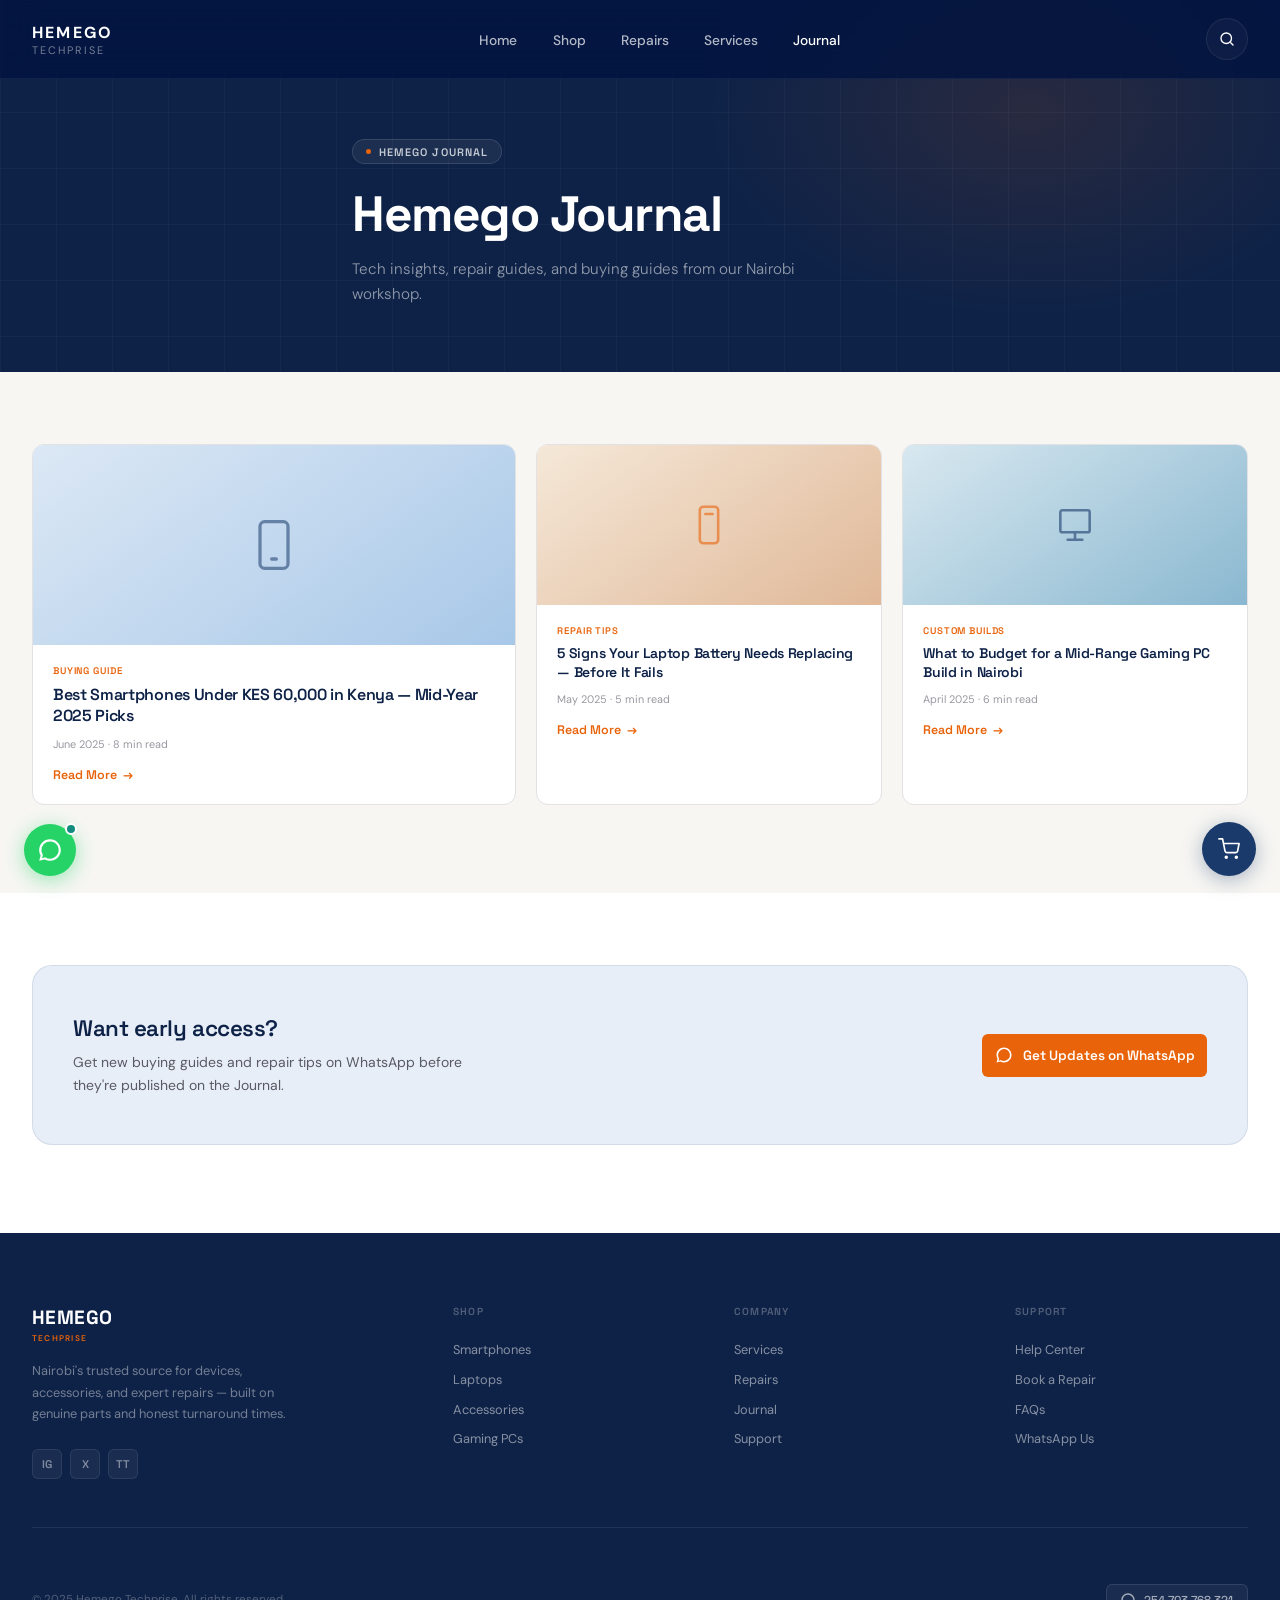
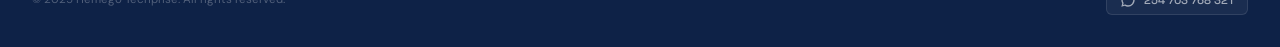
<file: journal.html>
<!DOCTYPE html>
<html lang="en">

<head>
    <meta charset="UTF-8">
    <meta name="viewport" content="width=device-width, initial-scale=1.0">
    <title>Hemego Journal — Tech Insights &amp; Guides | HEMEGO TECHPRISE</title>
    <meta name="description"
        content="Tech insights, repair guides, and buying guides from the HEMEGO TECHPRISE workshop in Nairobi.">
    <link rel="preconnect" href="https://fonts.googleapis.com">
    <link rel="preconnect" href="https://fonts.gstatic.com" crossorigin>
    <link
        href="https://fonts.googleapis.com/css2?family=Space+Grotesk:wght@500;600;700&amp;family=DM+Sans:wght@300;400;500;600&amp;display=swap"
        rel="stylesheet">
    <link rel="stylesheet" href="css/index.css">
    <link rel="stylesheet" href="css/journal.css">
</head>

<body>

    <!-- ========== TOP NAV ========== -->
    <nav class="top-nav">
        <div class="top-nav-inner">
            <a href="index.html" class="brand">
                <span class="brand-main">HEMEGO</span>
                <span class="brand-sub">Techprise</span>
            </a>
            <ul class="desktop-links">
                <li><a href="index.html">Home</a></li>
                <li><a href="shop.html">Shop</a></li>
                <li><a href="repairs.html">Repairs</a></li>
                <li><a href="services.html">Services</a></li>
                <li><a href="journal.html" class="active">Journal</a></li>
            </ul>
            <div class="nav-right">
                <!-- Desktop search button — hidden on mobile (<=768px) -->
                <button class="nav-circle-btn nav-search-btn" id="desktopSearchBtn" aria-label="Search">
                    <svg viewBox="0 0 24 24" fill="none">
                        <circle cx="11" cy="11" r="7" stroke="currentColor" stroke-width="1.8"/>
                        <path d="M20 20L17 17" stroke="currentColor" stroke-width="1.8" stroke-linecap="round"/>
                    </svg>
                </button>
                <!-- Cart button — replaces search btn on mobile (<=768px) -->
                <button class="nav-circle-btn nav-cart-btn" id="navCartBtn" onclick="toggleCart()" aria-label="Open cart">
                    <svg viewBox="0 0 24 24" fill="none">
                        <path d="M3 5h2l2.2 10.2a1 1 0 0 0 1 .8h8.8a1 1 0 0 0 1-.8L20 8H7" stroke="currentColor" stroke-width="1.8" stroke-linecap="round" stroke-linejoin="round"/>
                        <circle cx="10" cy="20" r="1" fill="currentColor"/>
                        <circle cx="18" cy="20" r="1" fill="currentColor"/>
                    </svg>
                    <span class="nav-cart-badge" id="navCartBadge"></span>
                </button>
                <a href="#" class="wa-nav-btn"
                    onclick="openWA('Hi HEMEGO, I have a question about a Journal article.')">Chat on WhatsApp</a>
                <button class="hamburger-btn" id="hamburgerBtn" onclick="toggleDrawer()" aria-label="Open menu">
                    <span></span><span></span><span></span>
                </button>
            </div>
        </div>
    </nav>

    <!-- ========== MOBILE DRAWER ========== -->
    <div class="mobile-drawer-overlay" id="drawerOverlay" onclick="toggleDrawer()"></div>
    <aside class="mobile-drawer" id="mobileDrawer">
        <div class="drawer-top">
            <div>
                <div class="drawer-brand">HEMEGO</div>
                <div class="drawer-sub">TECHPRISE</div>
            </div>
            <button class="drawer-close" onclick="toggleDrawer()" aria-label="Close menu">&times;</button>
        </div>
        <div class="drawer-section">
            <div class="drawer-label">Navigation</div>
            <a href="index.html">Home <span>&rarr;</span></a>
            <a href="shop.html">Shop <span>&rarr;</span></a>
            <a href="repairs.html">Repairs <span>&rarr;</span></a>
            <a href="services.html">Services <span>&rarr;</span></a>
            <a href="journal.html" class="active">Journal <span>&rarr;</span></a>
        </div>
        <div class="drawer-section">
            <div class="drawer-label">Categories</div>
            <a href="shop.html#phones">Smartphones <span>&rarr;</span></a>
            <a href="shop.html#laptops">Laptops <span>&rarr;</span></a>
            <a href="shop.html#accessories">Accessories <span>&rarr;</span></a>
            <a href="shop.html#gaming">Gaming PCs <span>&rarr;</span></a>
        </div>
        <div class="drawer-section">
            <div class="drawer-label">Support</div>
            <a href="support.html">Help Center <span>&rarr;</span></a>
            <a href="repairs.html#booking">Book a Repair <span>&rarr;</span></a>
            <a href="#" onclick="openWA('Hi HEMEGO, I need support.')">WhatsApp Us <span>&rarr;</span></a>
        </div>
    </aside>

    <!-- ========== PAGE HERO ========== -->
    <header class="page-hero">
        <div class="container page-hero-inner">
            <div class="page-hero-eyebrow"><span></span>Hemego Journal</div>
            <h1 class="page-hero-title fade-up">Hemego Journal</h1>
            <p class="page-hero-sub fade-up">Tech insights, repair guides, and buying guides from our Nairobi workshop.
            </p>
        </div>
    </header>

    <!-- ========== ARTICLE GRID ========== -->
    <section class="blog-section journal-listing">
        <div class="container">
            <div class="blog-grid stagger">

                <article class="bcard bcard-hero fade-up">
                    <a href="#" style="display:contents; color:inherit; text-decoration:none;">
                        <div class="bimg">
                            <svg width="56" height="56" viewBox="0 0 24 24" fill="none" stroke="#1a3a6b"
                                stroke-width="1.4" stroke-linecap="round" stroke-linejoin="round" opacity="0.55">
                                <rect x="6" y="2" width="12" height="20" rx="2"></rect>
                                <line x1="11" y1="18" x2="13" y2="18"></line>
                            </svg>
                        </div>
                        <div class="bbody">
                            <div class="bcat">Buying Guide</div>
                            <h2 class="btitle">Best Smartphones Under KES 60,000 in Kenya — Mid-Year 2025 Picks</h2>
                            <div class="bmeta">June 2025 &middot; 8 min read</div>
                            <div class="slink">Read More <span>&rarr;</span></div>
                        </div>
                    </a>
                </article>

                <article class="bcard fade-up">
                    <a href="#" style="display:contents; color:inherit; text-decoration:none;">
                        <div class="bimg t2">
                            <svg width="44" height="44" viewBox="0 0 24 24" fill="none" stroke="#e8630a"
                                stroke-width="1.4" stroke-linecap="round" stroke-linejoin="round" opacity="0.6">
                                <rect x="7" y="2" width="10" height="20" rx="2"></rect>
                                <line x1="10" y1="6" x2="14" y2="6"></line>
                            </svg>
                        </div>
                        <div class="bbody">
                            <div class="bcat">Repair Tips</div>
                            <h2 class="btitle">5 Signs Your Laptop Battery Needs Replacing — Before It Fails</h2>
                            <div class="bmeta">May 2025 &middot; 5 min read</div>
                            <div class="slink">Read More <span>&rarr;</span></div>
                        </div>
                    </a>
                </article>

                <article class="bcard fade-up">
                    <a href="#" style="display:contents; color:inherit; text-decoration:none;">
                        <div class="bimg t3">
                            <svg width="44" height="44" viewBox="0 0 24 24" fill="none" stroke="#1a3a6b"
                                stroke-width="1.4" stroke-linecap="round" stroke-linejoin="round" opacity="0.6">
                                <rect x="4" y="4" width="16" height="12" rx="1"></rect>
                                <line x1="8" y1="20" x2="16" y2="20"></line>
                                <line x1="12" y1="16" x2="12" y2="20"></line>
                            </svg>
                        </div>
                        <div class="bbody">
                            <div class="bcat">Custom Builds</div>
                            <h2 class="btitle">What to Budget for a Mid-Range Gaming PC Build in Nairobi</h2>
                            <div class="bmeta">April 2025 &middot; 6 min read</div>
                            <div class="slink">Read More <span>&rarr;</span></div>
                        </div>
                    </a>
                </article>

            </div>
        </div>
    </section>

    <!-- ========== CTA ========== -->
    <section class="journal-cta">
        <div class="container">
            <div class="journal-cta-inner fade-up">
                <div class="journal-cta-text">
                    <h3>Want early access?</h3>
                    <p>Get new buying guides and repair tips on WhatsApp before they're published on the Journal.</p>
                </div>
                <button class="btn-wa" style="width:auto; margin-top:0;"
                    onclick="openWA('Hi HEMEGO, I would like early access to new Journal articles.')">
                    <svg width="18" height="18" viewBox="0 0 24 24" fill="currentColor">
                        <path
                            d="M12 2C6.48 2 2 6.48 2 12c0 1.85.5 3.58 1.38 5.06L2 22l5.06-1.33A9.94 9.94 0 0 0 12 22c5.52 0 10-4.48 10-10S17.52 2 12 2zm0 18a7.9 7.9 0 0 1-4.03-1.1l-.29-.17-3 .79.8-2.93-.19-.3A7.95 7.95 0 1 1 12 20z">
                        </path>
                    </svg>
                    Get Updates on WhatsApp
                </button>
            </div>
        </div>
    </section>

      <!-- BOTTOM MOBILE NAV -->
  <nav class="bottom-mobile-nav">
    <a href="index.html" class="bottom-nav-item">
      <svg viewBox="0 0 24 24" fill="none">
        <path d="M3 11L12 4L21 11V20H15V14H9V20H3V11Z" stroke="currentColor" stroke-width="1.8"
          stroke-linejoin="round" />
      </svg>
      <span>Home</span>
    </a>
    <a href="shop.html" class="bottom-nav-item">
      <svg viewBox="0 0 24 24" fill="none">
        <path d="M3 5h2l2.2 10.2a1 1 0 0 0 1 .8h8.8a1 1 0 0 0 1-.8L20 8H7" stroke="currentColor" stroke-width="1.8"
          stroke-linecap="round" stroke-linejoin="round" />
        <circle cx="10" cy="20" r="1" />
        <circle cx="18" cy="20" r="1" />
      </svg>
      <span>Shop</span>
    </a>
    <button class="bottom-nav-item" id="mobileSearchBtn">
      <svg viewBox="0 0 24 24" fill="none">
        <circle cx="11" cy="11" r="7" stroke="currentColor" stroke-width="1.8" />
        <path d="M20 20L17 17" stroke="currentColor" stroke-width="1.8" stroke-linecap="round" />
      </svg>
      <span>Search</span>
    </button>
    <a href="repairs.html" class="bottom-nav-item">
      <svg viewBox="0 0 24 24" fill="none">
        <path
          d="M14.7 6.3a1 1 0 0 0 0 1.4l1.6 1.6a1 1 0 0 0 1.4 0l3.77-3.77a6 6 0 0 1-7.94 7.94l-6.91 6.91a2.12 2.12 0 0 1-3-3l6.91-6.91a6 6 0 0 1 7.94-7.94l-3.77 3.77z"
          stroke="currentColor" stroke-width="1.8" stroke-linecap="round" stroke-linejoin="round" />
      </svg>
      <span>Repairs</span>
    </a>
    <a href="https://wa.me/254703768321?text=Hi%20HEMEGO%2C%20I%20have%20a%20question%20about%20a%20Journal%20article." class="bottom-nav-item" target="_blank">
      <svg viewBox="0 0 24 24" fill="currentColor">
        <path
          d="M17.472 14.382c-.297-.149-1.758-.867-2.03-.967-.273-.099-.471-.148-.67.15-.197.297-.767.966-.94 1.164-.173.199-.347.223-.644.075-.297-.15-1.255-.463-2.39-1.475-.883-.788-1.48-1.761-1.653-2.059-.173-.297-.018-.458.13-.606.134-.133.298-.347.446-.52.149-.174.198-.298.298-.497.099-.198.05-.371-.025-.52-.075-.149-.669-1.612-.916-2.207-.242-.579-.487-.5-.669-.51-.173-.008-.371-.01-.57-.01-.198 0-.52.074-.792.372-.272.297-1.04 1.016-1.04 2.479 0 1.462 1.065 2.875 1.213 3.074.149.198 2.096 3.2 5.077 4.487.709.306 1.262.489 1.694.625.712.227 1.36.195 1.871.118.571-.085 1.758-.719 2.006-1.413.248-.694.248-1.289.173-1.413-.074-.124-.272-.198-.57-.347z" />
      </svg>
      <span>WhatsApp</span>
    </a>
  </nav>

    <!-- ========== FOOTER ========== -->
    <footer>
        <div class="container">
            <div class="footer-top">
                <div>
                    <div class="fbrand-name">HEMEGO</div>
                    <div class="fbrand-sub">Techprise</div>
                    <p class="fbrand-desc">Nairobi's trusted source for devices, accessories, and expert repairs — built
                        on genuine parts and honest turnaround times.</p>
                    <div class="fsocials">
                        <a href="#" class="fbtn" aria-label="Instagram">IG</a>
                        <a href="#" class="fbtn" aria-label="X">X</a>
                        <a href="#" class="fbtn" aria-label="TikTok">TT</a>
                    </div>
                </div>
                <div>
                    <div class="fheading">Shop</div>
                    <ul class="flinks">
                        <li><a href="shop.html#phones">Smartphones</a></li>
                        <li><a href="shop.html#laptops">Laptops</a></li>
                        <li><a href="shop.html#accessories">Accessories</a></li>
                        <li><a href="shop.html#gaming">Gaming PCs</a></li>
                    </ul>
                </div>
                <div>
                    <div class="fheading">Company</div>
                    <ul class="flinks">
                        <li><a href="services.html">Services</a></li>
                        <li><a href="repairs.html">Repairs</a></li>
                        <li><a href="journal.html">Journal</a></li>
                        <li><a href="support.html">Support</a></li>
                    </ul>
                </div>
                <div>
                    <div class="fheading">Support</div>
                    <ul class="flinks">
                        <li><a href="support.html">Help Center</a></li>
                        <li><a href="repairs.html#booking">Book a Repair</a></li>
                        <li><a href="support.html#faq">FAQs</a></li>
                        <li><a href="#" onclick="openWA('Hi HEMEGO, I have a question.')">WhatsApp Us</a></li>
                    </ul>
                </div>
            </div>
            <div class="footer-bottom">
                <div class="fcopy">&copy; 2025 Hemego Techprise. All rights reserved.</div>
                <button class="fwa" onclick="openWA('Hi HEMEGO, I have a question.')">
                    <svg width="14" height="14" viewBox="0 0 24 24" fill="currentColor">
                        <path
                            d="M12 2C6.48 2 2 6.48 2 12c0 1.85.5 3.58 1.38 5.06L2 22l5.06-1.33A9.94 9.94 0 0 0 12 22c5.52 0 10-4.48 10-10S17.52 2 12 2zm0 18a7.9 7.9 0 0 1-4.03-1.1l-.29-.17-3 .79.8-2.93-.19-.3A7.95 7.95 0 1 1 12 20z">
                        </path>
                    </svg>
                    254 703 768 321
                </button>
            </div>
        </div>
    </footer>

    <!-- ========== FLOATING WHATSAPP ========== -->
    <button class="float-wa" onclick="openWA('Hi HEMEGO, I have a question.')" aria-label="Chat on WhatsApp">
        <svg width="22" height="22" viewBox="0 0 24 24" fill="#fff">
            <path
                d="M12 2C6.48 2 2 6.48 2 12c0 1.85.5 3.58 1.38 5.06L2 22l5.06-1.33A9.94 9.94 0 0 0 12 22c5.52 0 10-4.48 10-10S17.52 2 12 2zm0 18a7.9 7.9 0 0 1-4.03-1.1l-.29-.17-3 .79.8-2.93-.19-.3A7.95 7.95 0 1 1 12 20z">
            </path>
        </svg>
        <span class="float-wa-ping"></span>
    </button>

    <!-- ========== CART TOGGLE + PANEL ========== -->
    <button class="cart-toggle" onclick="toggleCart()" aria-label="Open cart">
        <svg width="22" height="22" viewBox="0 0 24 24" fill="none" stroke="#fff" stroke-width="1.8"
            stroke-linecap="round" stroke-linejoin="round">
            <circle cx="9" cy="21" r="1"></circle>
            <circle cx="20" cy="21" r="1"></circle>
            <path d="M1 1h4l2.68 13.39a2 2 0 0 0 2 1.61h9.72a2 2 0 0 0 2-1.61L23 6H6"></path>
        </svg>
        <span class="cart-toggle-badge" id="cartFloatingBadge">0</span>
    </button>

    <div class="cart-panel" id="cartPanel">
        <div class="cart-panel-header">
            <div>
                <div class="cart-panel-title">Your Cart</div>
                <div class="cart-panel-count" id="cartCountLabel">Items you've added</div>
            </div>
            <button class="cart-panel-close" onclick="toggleCart()" aria-label="Close cart">&times;</button>
        </div>
        <ul class="cart-panel-list" id="cartPanelList"></ul>
        <div class="cart-panel-total">
            <span>Total</span>
            <span id="cartPanelTotal">KES 0</span>
        </div>
        <div class="cart-panel-actions">
            <button class="btn-wa" onclick="checkoutViaWhatsApp()">Checkout on WhatsApp</button>
            <button class="btn-secondary" style="width:100%; justify-content:center;" onclick="toggleCart()">Continue
                Browsing</button>
        </div>
    </div>

    <script src="js/shared.js"></script>
</body>

</html>
</file>
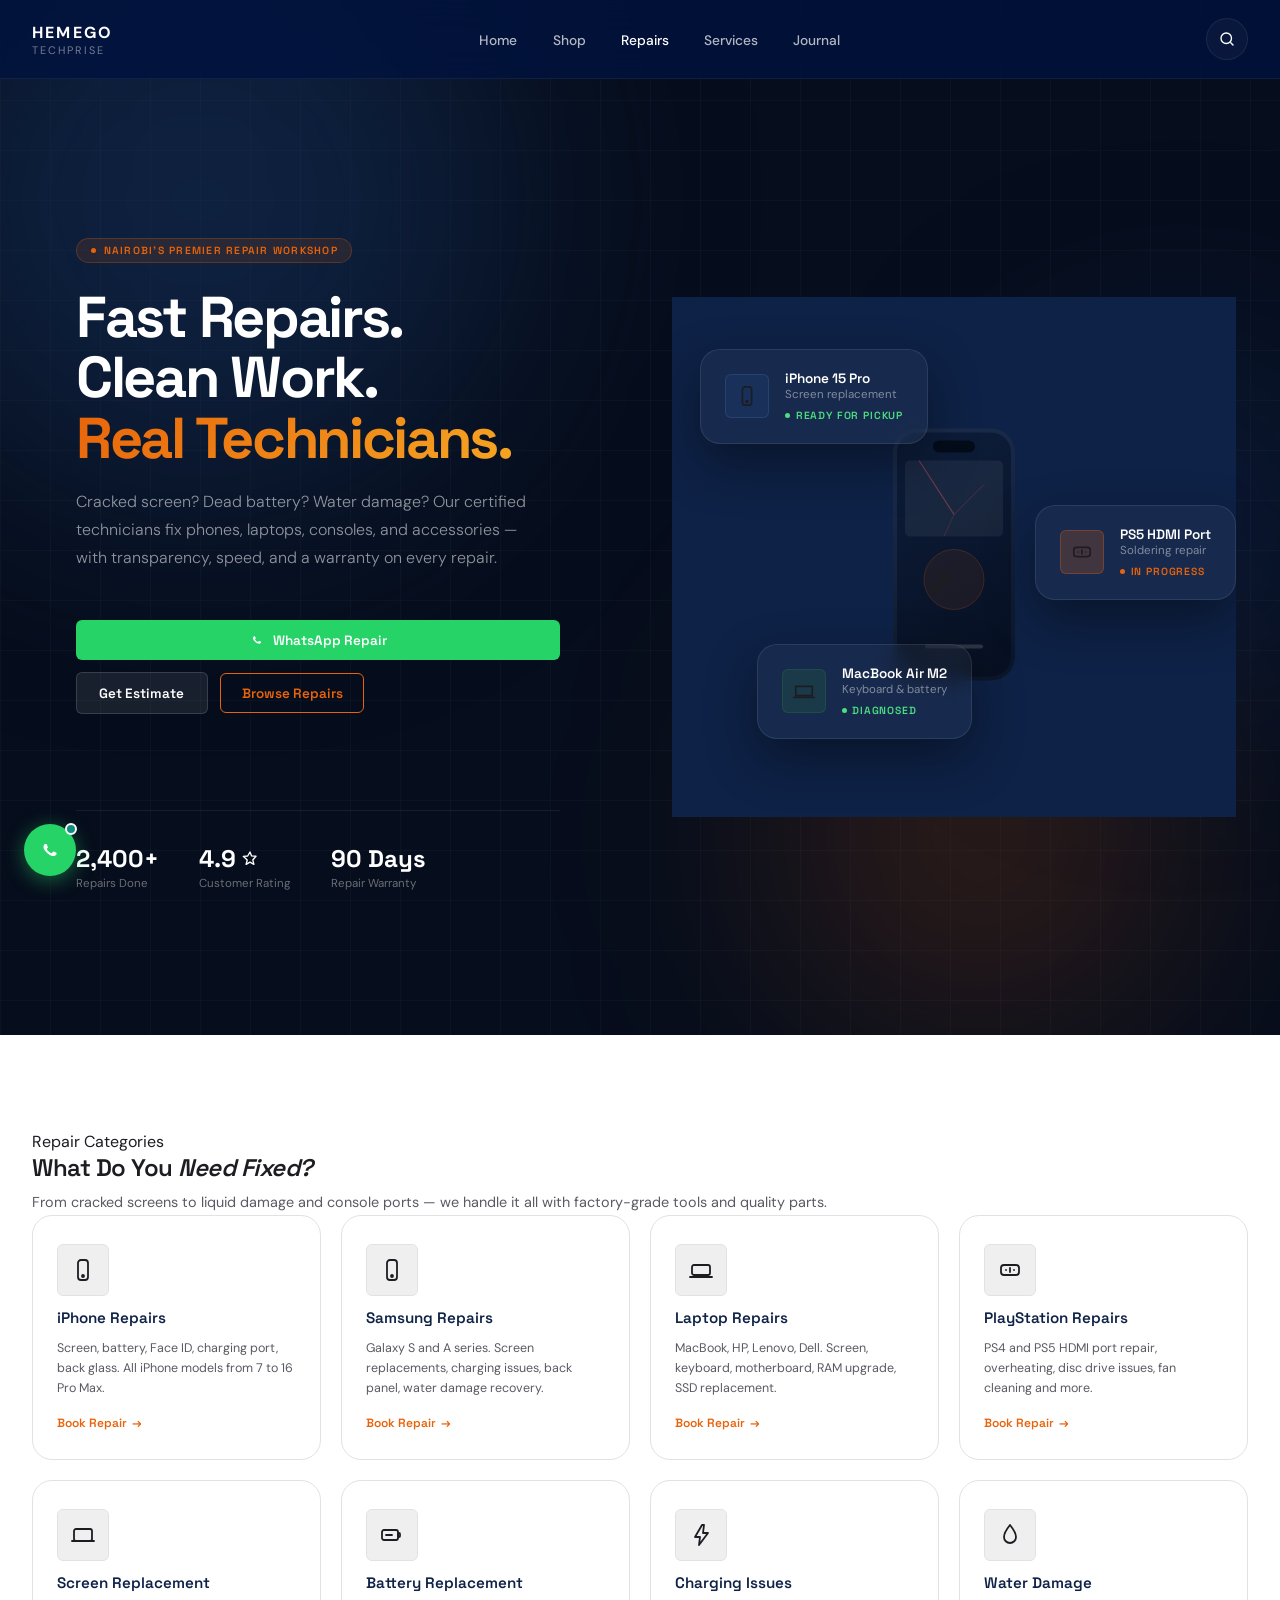
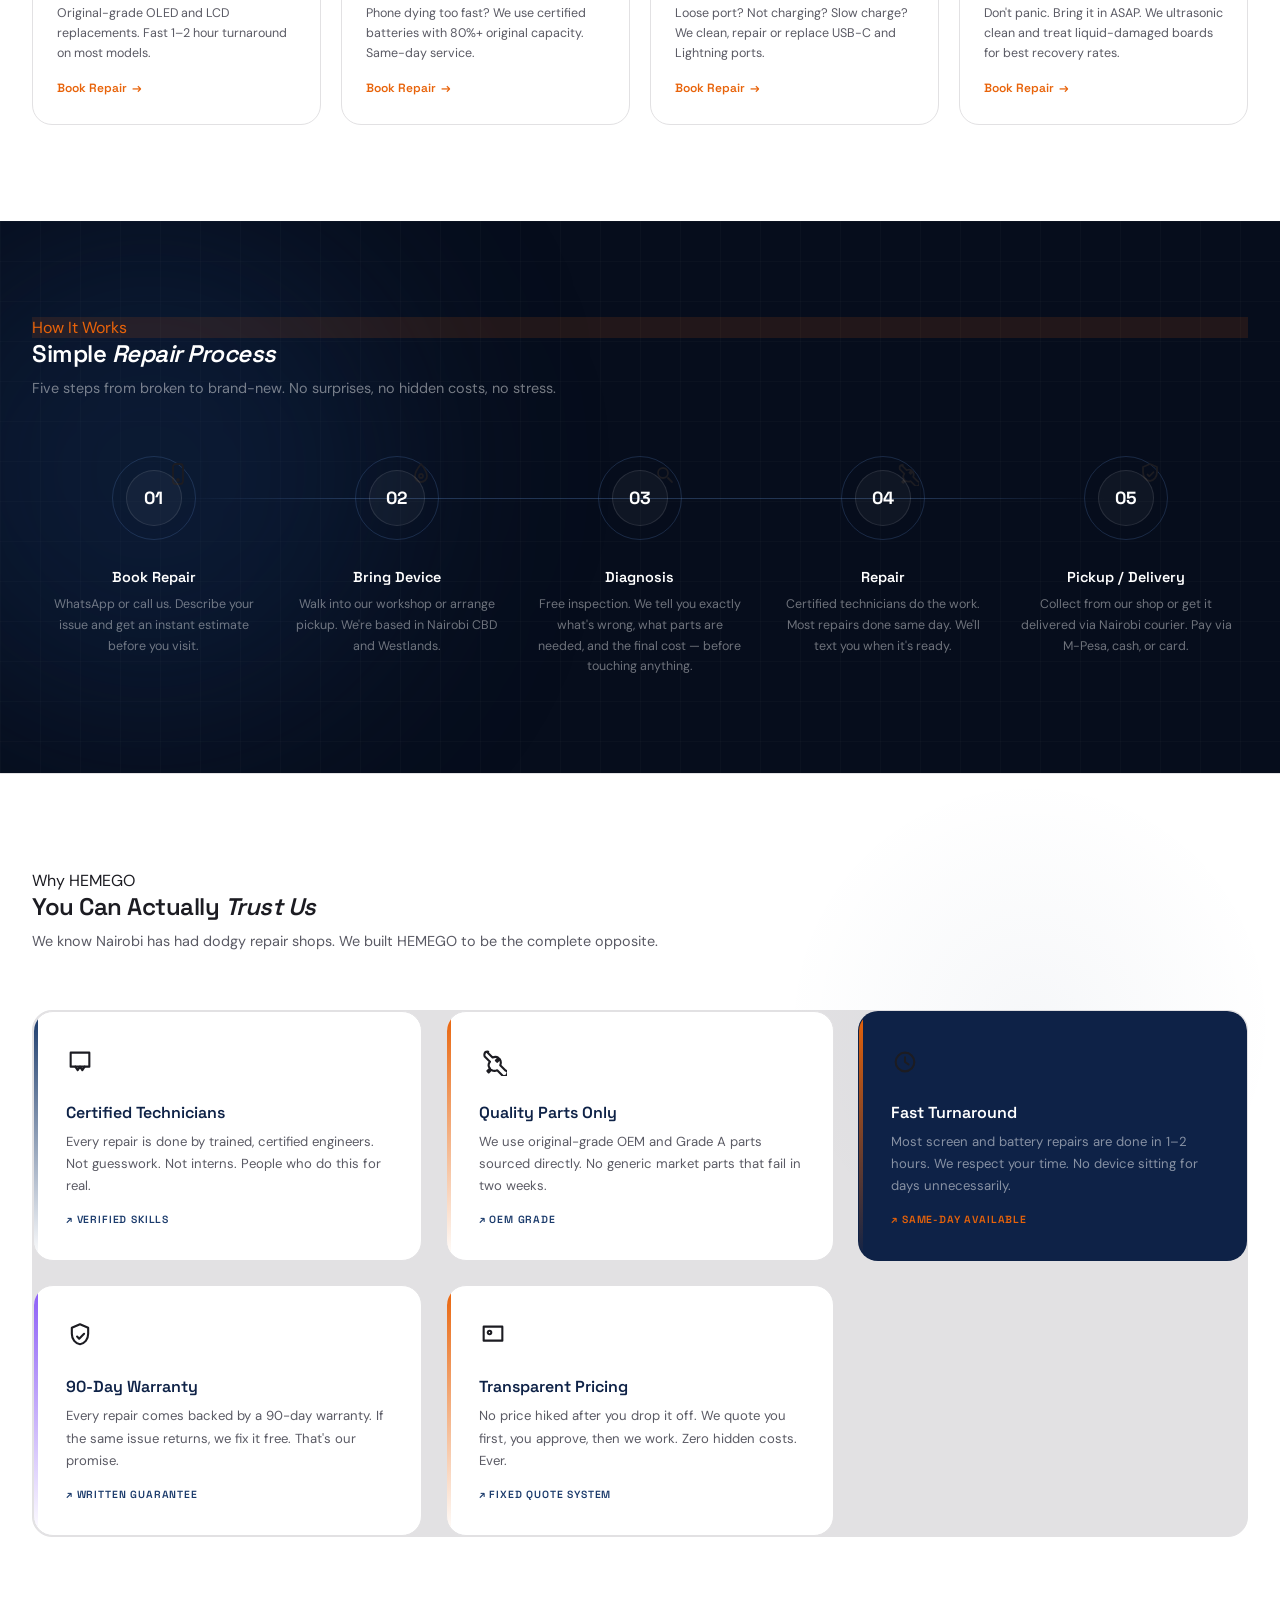
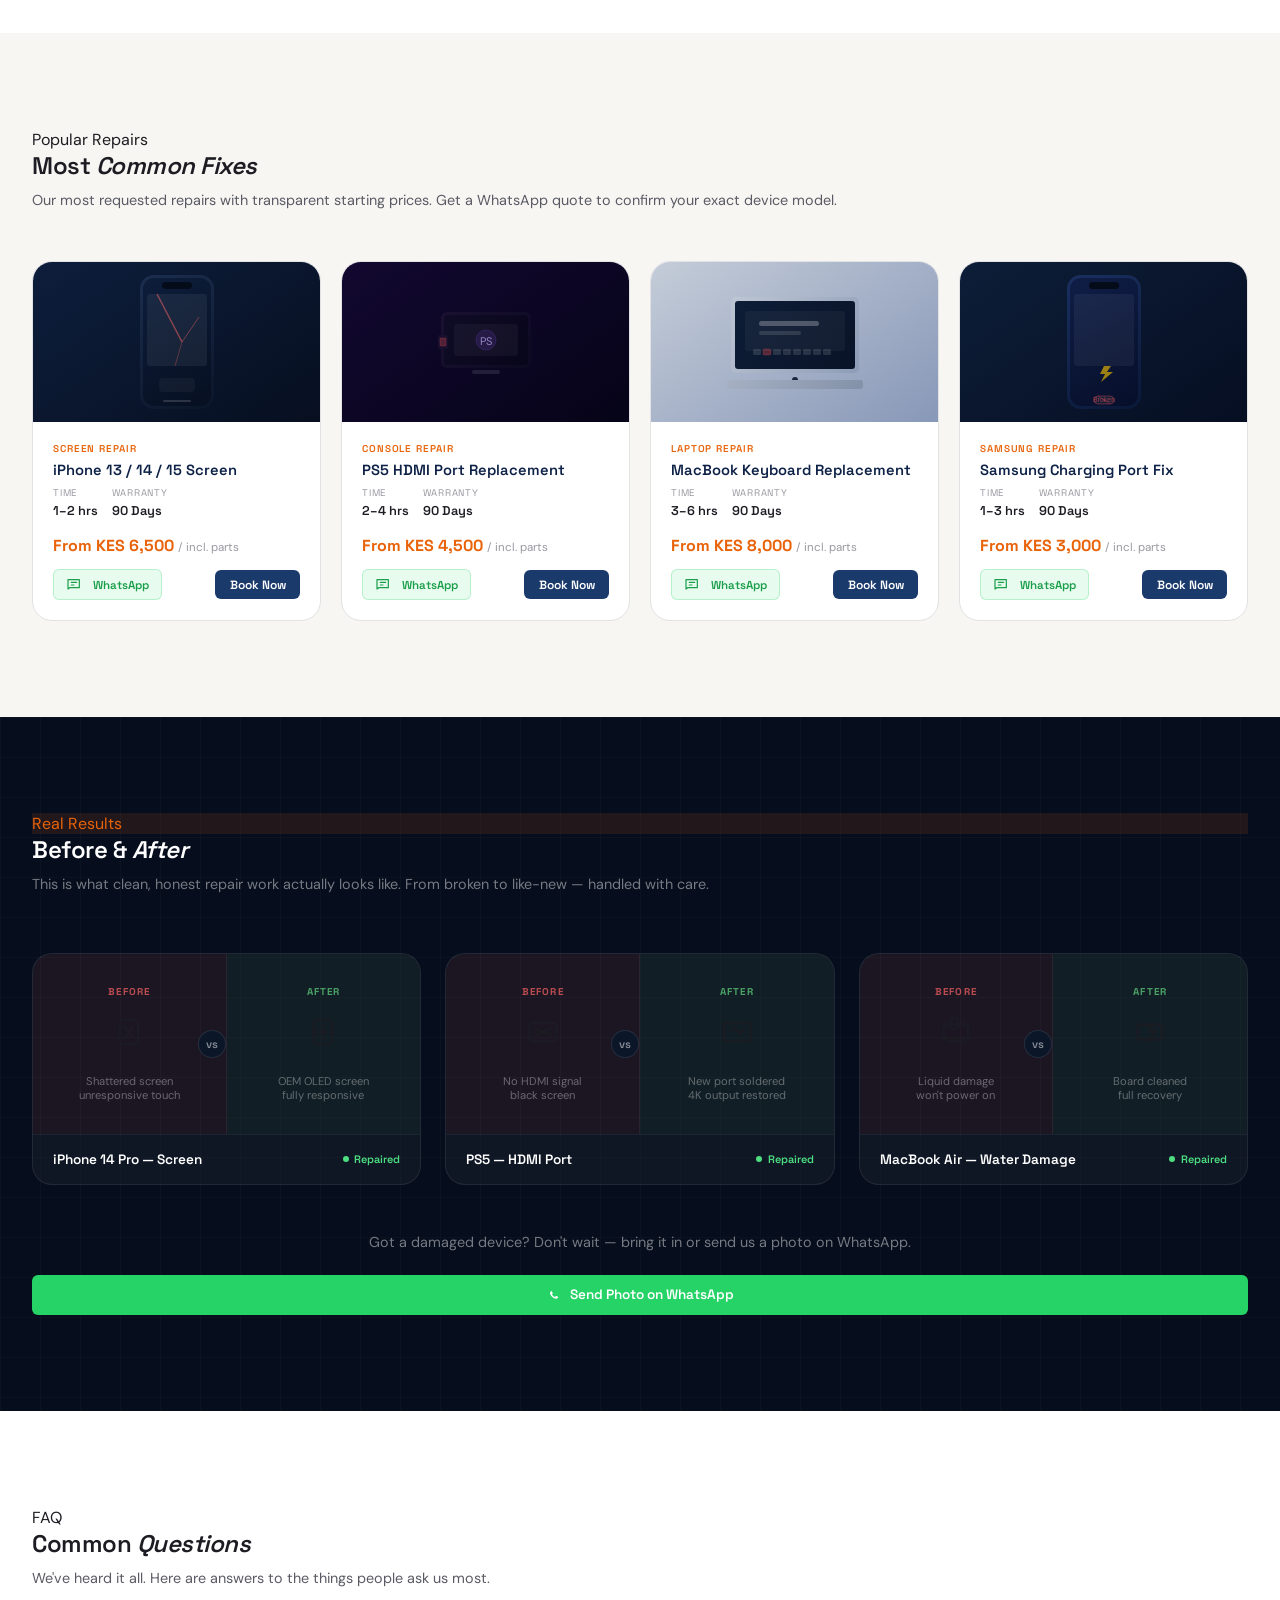
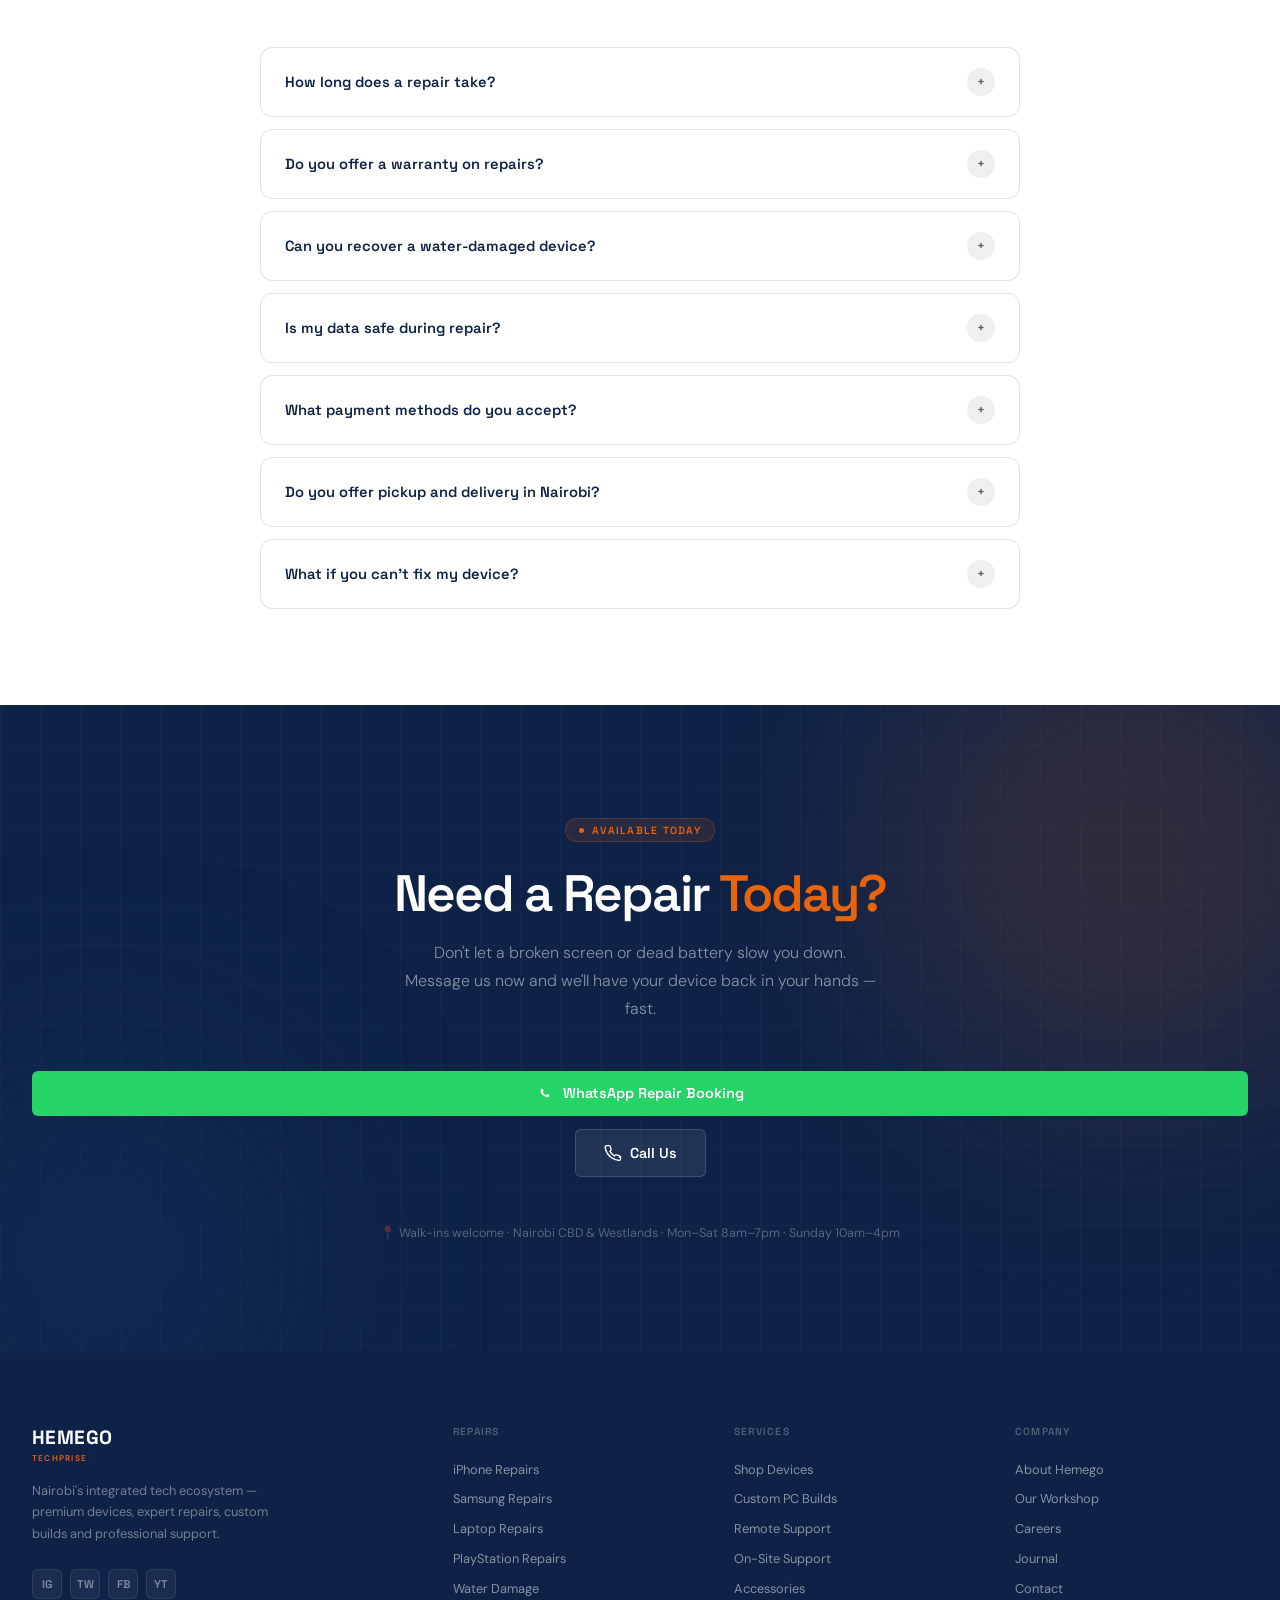
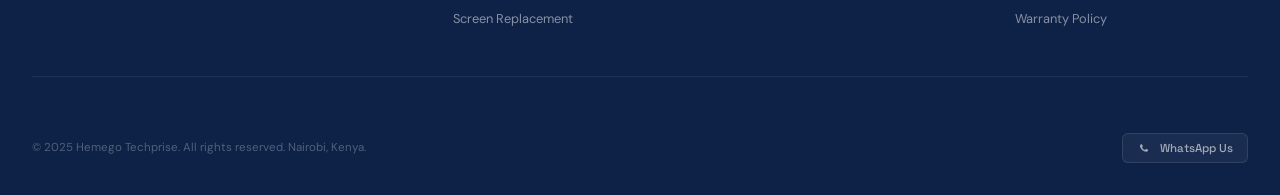
<file: repairs.html>
<!DOCTYPE html>
<html lang="en">

<head>
  <meta charset="UTF-8">
  <meta name="viewport" content="width=device-width, initial-scale=1.0">
  <title>Repairs - HEMEGO TECHPRISE</title>
  <link
    href="https://fonts.googleapis.com/css2?family=Space+Grotesk:wght@300;400;500;600;700&family=DM+Sans:ital,opsz,wght@0,9..40,300;0,9..40,400;0,9..40,500;1,9..40,300&display=swap"
    rel="stylesheet">
  <link rel="stylesheet" href="css/index.css">
  <link rel="stylesheet" href="css/repairs.css">
</head>

<body>

  <!-- NAV -->
  <nav class="top-nav" id="topNav">
    <div class="top-nav-inner">
      <a href="index.html" class="brand">
        <span class="brand-main">HEMEGO</span>
        <span class="brand-sub">Techprise</span>
      </a>
      <ul class="desktop-links">
        <li><a href="index.html">Home</a></li>
        <li><a href="shop.html">Shop</a></li>
        <li><a href="repairs.html" class="active">Repairs</a></li>
        <li><a href="services.html">Services</a></li>
        <li><a href="journal.html">Journal</a></li>
      </ul>
      <div class="nav-right">
        <!-- Desktop search button — hidden on mobile (<=768px) -->
        <button class="nav-circle-btn nav-search-btn" id="desktopSearchBtn" aria-label="Search">
          <svg viewBox="0 0 24 24" fill="none">
            <circle cx="11" cy="11" r="7" stroke="currentColor" stroke-width="1.8" />
            <path d="M20 20L17 17" stroke="currentColor" stroke-width="1.8" stroke-linecap="round" />
          </svg>
        </button>
        <!-- Cart button — replaces search btn on mobile (<=768px) -->
        <button class="nav-circle-btn nav-cart-btn" id="navCartBtn" onclick="toggleCart()" aria-label="Open cart">
          <svg viewBox="0 0 24 24" fill="none">
            <path d="M3 5h2l2.2 10.2a1 1 0 0 0 1 .8h8.8a1 1 0 0 0 1-.8L20 8H7" stroke="currentColor" stroke-width="1.8"
              stroke-linecap="round" stroke-linejoin="round" />
            <circle cx="10" cy="20" r="1" fill="currentColor" />
            <circle cx="18" cy="20" r="1" fill="currentColor" />
          </svg>
          <span class="nav-cart-badge" id="navCartBadge"></span>
        </button>
        <a href="https://wa.me/254703768321?text=Hi%2C%20I%20need%20a%20repair%20estimate" class="wa-nav-btn"
          target="_blank">WhatsApp</a>
        <button class="hamburger-btn" id="hamburgerBtn" onclick="toggleDrawer()" aria-label="Open menu">
          <span></span><span></span><span></span>
        </button>
      </div>
    </div>
  </nav>

  <!-- DRAWER OVERLAY -->
  <div class="mobile-drawer-overlay" id="drawerOverlay" onclick="toggleDrawer()"></div>

  <!-- MOBILE DRAWER -->
  <aside class="mobile-drawer" id="mobileDrawer">
    <div class="drawer-top">
      <div>
        <div class="drawer-brand">HEMEGO</div>
        <div class="drawer-sub">Techprise</div>
      </div>
      <button class="drawer-close" id="drawerClose" onclick="toggleDrawer()" aria-label="Close menu">×</button>
    </div>
    <div class="drawer-section">
      <div class="drawer-label">Navigation</div>
      <a href="index.html">Home <span>→</span></a>
      <a href="shop.html">Shop <span>→</span></a>
      <a href="repair.html">Repairs <span>→</span></a>
      <a href="services.html">Services <span>→</span></a>
      <a href="journal.html">Journal <span>→</span></a>
    </div>
    <div class="drawer-section">
      <div class="drawer-label">Repair Types</div>
      <a href="#">iPhone Repairs <span>→</span></a>
      <a href="#">Samsung Repairs <span>→</span></a>
      <a href="#">Laptop Repairs <span>→</span></a>
      <a href="#">PlayStation Repairs <span>→</span></a>
    </div>
    <div class="drawer-section">
      <div class="drawer-label">Contact</div>
      <a href="https://wa.me/254703768321" target="_blank">WhatsApp Us <span>→</span></a>
      <a href="tel:+254703768321">Call Us <span>→</span></a>
    </div>
  </aside>

    <!-- BOTTOM MOBILE NAV -->
  <nav class="bottom-mobile-nav">
    <a href="index.html" class="bottom-nav-item">
      <svg viewBox="0 0 24 24" fill="none">
        <path d="M3 11L12 4L21 11V20H15V14H9V20H3V11Z" stroke="currentColor" stroke-width="1.8"
          stroke-linejoin="round" />
      </svg>
      <span>Home</span>
    </a>
    <a href="shop.html" class="bottom-nav-item">
      <svg viewBox="0 0 24 24" fill="none">
        <path d="M3 5h2l2.2 10.2a1 1 0 0 0 1 .8h8.8a1 1 0 0 0 1-.8L20 8H7" stroke="currentColor" stroke-width="1.8"
          stroke-linecap="round" stroke-linejoin="round" />
        <circle cx="10" cy="20" r="1" />
        <circle cx="18" cy="20" r="1" />
      </svg>
      <span>Shop</span>
    </a>
    <button class="bottom-nav-item" id="mobileSearchBtn">
      <svg viewBox="0 0 24 24" fill="none">
        <circle cx="11" cy="11" r="7" stroke="currentColor" stroke-width="1.8" />
        <path d="M20 20L17 17" stroke="currentColor" stroke-width="1.8" stroke-linecap="round" />
      </svg>
      <span>Search</span>
    </button>
    <a href="repairs.html" class="bottom-nav-item active">
      <svg viewBox="0 0 24 24" fill="none">
        <path
          d="M14.7 6.3a1 1 0 0 0 0 1.4l1.6 1.6a1 1 0 0 0 1.4 0l3.77-3.77a6 6 0 0 1-7.94 7.94l-6.91 6.91a2.12 2.12 0 0 1-3-3l6.91-6.91a6 6 0 0 1 7.94-7.94l-3.77 3.77z"
          stroke="currentColor" stroke-width="1.8" stroke-linecap="round" stroke-linejoin="round" />
      </svg>
      <span>Repairs</span>
    </a>
    <a href="https://wa.me/254703768321?text=Hi%2C%20I%20need%20a%20repair%20estimate" class="bottom-nav-item" target="_blank">
      <svg viewBox="0 0 24 24" fill="currentColor">
        <path
          d="M17.472 14.382c-.297-.149-1.758-.867-2.03-.967-.273-.099-.471-.148-.67.15-.197.297-.767.966-.94 1.164-.173.199-.347.223-.644.075-.297-.15-1.255-.463-2.39-1.475-.883-.788-1.48-1.761-1.653-2.059-.173-.297-.018-.458.13-.606.134-.133.298-.347.446-.52.149-.174.198-.298.298-.497.099-.198.05-.371-.025-.52-.075-.149-.669-1.612-.916-2.207-.242-.579-.487-.5-.669-.51-.173-.008-.371-.01-.57-.01-.198 0-.52.074-.792.372-.272.297-1.04 1.016-1.04 2.479 0 1.462 1.065 2.875 1.213 3.074.149.198 2.096 3.2 5.077 4.487.709.306 1.262.489 1.694.625.712.227 1.36.195 1.871.118.571-.085 1.758-.719 2.006-1.413.248-.694.248-1.289.173-1.413-.074-.124-.272-.198-.57-.347z" />
      </svg>
      <span>WhatsApp</span>
    </a>
  </nav>

  <!-- =========================================
HERO SECTION
========================================= -->
  <section class="repair-hero" id="hero">
    <div class="hero-grid-bg"></div>
    <div class="hero-glow hero-glow-1"></div>
    <div class="hero-glow hero-glow-2"></div>
    <div class="hero-glow hero-glow-3"></div>

    <div class="container">
      <div class="hero-inner">

        <div class="hero-left fade-up">
          <div class="hero-eyebrow">
            <span class="hero-eyebrow-dot"></span>
            Nairobi's Premier Repair Workshop
          </div>
          <h1 class="hero-h1">
            Fast Repairs.<br>
            Clean Work.<br>
            <em>Real Technicians.</em>
          </h1>
          <p class="hero-sub">
            Cracked screen? Dead battery? Water damage? Our certified technicians fix phones, laptops, consoles, and
            accessories — with transparency, speed, and a warranty on every repair.
          </p>
          <div class="hero-ctas">
            <a href="https://wa.me/254703768321?text=Hi%20HEMEGO%2C%20I%20need%20a%20repair%20estimate%20for%20my%20device"
              target="_blank" class="btn-wa">
              <svg viewBox="0 0 24 24" fill="currentColor" width="16" height="16">
                <path
                  d="M17.472 14.382c-.297-.149-1.758-.867-2.03-.967-.273-.099-.471-.148-.67.15-.197.297-.767.966-.94 1.164-.173.199-.347.223-.644.075-.297-.15-1.255-.463-2.39-1.475-.883-.788-1.48-1.761-1.653-2.059-.173-.297-.018-.458.13-.606.134-.133.298-.347.446-.52.149-.174.198-.298.298-.497.099-.198.05-.371-.025-.52-.075-.149-.669-1.612-.916-2.207-.242-.579-.487-.5-.669-.51-.173-.008-.371-.01-.57-.01-.198 0-.52.074-.792.372-.272.297-1.04 1.016-1.04 2.479 0 1.462 1.065 2.875 1.213 3.074.149.198 2.096 3.2 5.077 4.487.709.306 1.262.489 1.694.625.712.227 1.36.195 1.871.118.571-.085 1.758-.719 2.006-1.413.248-.694.248-1.289.173-1.413-.074-.124-.272-.198-.57-.347z" />
              </svg>
              WhatsApp Repair
            </a>
            <a href="#estimate" class="btn-ghost">Get Estimate</a>
            <a href="#categories" class="btn-secondary">Browse Repairs</a>
          </div>
          <div class="hero-stats">
            <div class="hstat">
              <div class="hstat-num">2,400+</div>
              <div class="hstat-label">Repairs Done</div>
            </div>
            <div class="hstat">
              <div class="hstat-num"><span>4.9</span><svg viewBox="0 0 24 24" width="18" height="18" fill="none"
                  stroke="currentColor" stroke-width="1.8" stroke-linejoin="round" stroke-linecap="round"
                  style="margin-left:.3rem">
                  <path d="M12 17.5l-5.2 3 1.5-5.8L3 9.8l5.9-.5L12 4l2.1 5.2 5.9.5-4.3 4.9 1.5 5.8z" />
                </svg></div>
              <div class="hstat-label">Customer Rating</div>
            </div>
            <div class="hstat">
              <div class="hstat-num">90 Days</div>
              <div class="hstat-label">Repair Warranty</div>
            </div>
          </div>
        </div>

        <div class="hero-right">
          <div class="hero-float-wrap">

            <!-- Center phone -->
            <div class="hero-center-device">
              <svg width="130" height="260" viewBox="0 0 130 260" fill="none">
                <rect x="4" y="4" width="122" height="252" rx="24" fill="url(#heroPhoneA)" />
                <rect x="8" y="8" width="114" height="244" rx="20" fill="url(#heroPhoneB)" />
                <rect x="44" y="16" width="42" height="12" rx="6" fill="#040c1a" />
                <!-- cracked screen overlay (before) -->
                <rect x="16" y="36" width="98" height="76" rx="5" fill="rgba(255,255,255,.06)" />
                <line x1="30" y1="36" x2="65" y2="90" stroke="rgba(255,100,100,.35)" stroke-width="1.2" />
                <line x1="65" y1="90" x2="95" y2="60" stroke="rgba(255,100,100,.25)" stroke-width=".8" />
                <line x1="65" y1="90" x2="55" y2="112" stroke="rgba(255,100,100,.2)" stroke-width=".8" />
                <!-- tools icon area -->
                <circle cx="65" cy="155" r="30" fill="rgba(232,99,10,.08)" stroke="rgba(232,99,10,.2)"
                  stroke-width="1" />
                <path
                  d="M52 148c-1.1 1.1-1.3 2.8-.5 4.2l-9.4 9.4c-1.2 1.2-1.2 3.2 0 4.4l2.2 2.2c1.2 1.2 3.2 1.2 4.4 0l9.4-9.4c1.4.8 3.1.6 4.2-.5l2.8-2.8-9.5-9.5-2.8 2.8z"
                  fill="currentColor" />
                <rect x="36" y="220" width="58" height="4" rx="2" fill="rgba(255,255,255,.15)" />
                <defs>
                  <linearGradient id="heroPhoneA" x1="0" y1="0" x2="130" y2="260" gradientUnits="userSpaceOnUse">
                    <stop stop-color="#1c2e50" />
                    <stop offset="1" stop-color="#0a1528" />
                  </linearGradient>
                  <linearGradient id="heroPhoneB" x1="0" y1="0" x2="130" y2="260" gradientUnits="userSpaceOnUse">
                    <stop stop-color="#0d1e3c" />
                    <stop offset="1" stop-color="#070f20" />
                  </linearGradient>
                </defs>
              </svg>
            </div>

            <!-- Floating status cards -->
            <div class="hcard hcard-1 fade-up" data-delay="2">
              <div class="hcard-badge blue"><svg viewBox="0 0 24 24" width="22" height="22" fill="none"
                  stroke="currentColor" stroke-width="1.8" stroke-linecap="round" stroke-linejoin="round">
                  <rect x="7" y="2" width="10" height="20" rx="3" />
                  <circle cx="12" cy="18" r="1" />
                </svg></div>
              <div>
                <div class="hcard-title">iPhone 15 Pro</div>
                <div class="hcard-sub">Screen replacement</div>
                <div class="hcard-status ready"><span class="hcard-status-dot"></span>Ready for pickup</div>
              </div>
            </div>

            <div class="hcard hcard-2 fade-up" data-delay="3">
              <div class="hcard-badge orange"><svg viewBox="0 0 24 24" width="22" height="22" fill="none"
                  stroke="currentColor" stroke-width="1.8" stroke-linecap="round" stroke-linejoin="round">
                  <rect x="3" y="7" width="18" height="10" rx="3" />
                  <path d="M8 12h.01M16 12h.01M12 10v4" />
                </svg></div>
              <div>
                <div class="hcard-title">PS5 HDMI Port</div>
                <div class="hcard-sub">Soldering repair</div>
                <div class="hcard-status progress"><span class="hcard-status-dot"></span>In progress</div>
              </div>
            </div>

            <div class="hcard hcard-3 fade-up" data-delay="4">
              <div class="hcard-badge green"><svg viewBox="0 0 24 24" width="22" height="22" fill="none"
                  stroke="currentColor" stroke-width="1.8" stroke-linecap="round" stroke-linejoin="round">
                  <path d="M3 7h18v10H3z" />
                  <path d="M1 19h22" />
                </svg></div>
              <div>
                <div class="hcard-title">MacBook Air M2</div>
                <div class="hcard-sub">Keyboard & battery</div>
                <div class="hcard-status ready"><span class="hcard-status-dot"></span>Diagnosed</div>
              </div>
            </div>

          </div>
        </div>
      </div>
    </div>
  </section>

  <!-- =========================================
QUICK REPAIR CATEGORIES
========================================= -->
  <section class="repair-cats" id="categories">
    <div class="container">
      <div class="section-header fade-up">
        <div class="section-eyebrow"><span></span>Repair Categories</div>
        <h2 class="section-h2">What Do You <em>Need Fixed?</em></h2>
        <p class="section-sub">From cracked screens to liquid damage and console ports — we handle it all with
          factory-grade tools and quality parts.</p>
      </div>

      <div class="cats-grid">

        <div class="cat-card fade-up" data-delay="1" onclick="openWA('Hi HEMEGO, I need an iPhone repair estimate')">
          <div class="cat-glow" style="background:rgba(26,58,107,.4)"></div>
          <div class="cat-icon"><svg viewBox="0 0 24 24" width="24" height="24" fill="none" stroke="currentColor"
              stroke-width="1.8" stroke-linecap="round" stroke-linejoin="round">
              <rect x="7" y="2" width="10" height="20" rx="3" />
              <circle cx="12" cy="18" r="1" />
            </svg></div>
          <div class="cat-title">iPhone Repairs</div>
          <div class="cat-desc">Screen, battery, Face ID, charging port, back glass. All iPhone models from 7 to 16 Pro
            Max.</div>
          <div class="cat-cta">Book Repair <span class="cat-arrow">→</span></div>
        </div>

        <div class="cat-card fade-up" data-delay="2" onclick="openWA('Hi HEMEGO, I need a Samsung repair estimate')">
          <div class="cat-glow" style="background:rgba(74,111,165,.4)"></div>
          <div class="cat-icon"><svg viewBox="0 0 24 24" width="24" height="24" fill="none" stroke="currentColor"
              stroke-width="1.8" stroke-linecap="round" stroke-linejoin="round">
              <rect x="7" y="2" width="10" height="20" rx="3" />
              <circle cx="12" cy="18" r="1" />
            </svg></div>
          <div class="cat-title">Samsung Repairs</div>
          <div class="cat-desc">Galaxy S and A series. Screen replacements, charging issues, back panel, water damage
            recovery.</div>
          <div class="cat-cta">Book Repair <span class="cat-arrow">→</span></div>
        </div>

        <div class="cat-card fade-up" data-delay="3" onclick="openWA('Hi HEMEGO, I need a laptop repair estimate')">
          <div class="cat-glow" style="background:rgba(42,100,58,.4)"></div>
          <div class="cat-icon"><svg viewBox="0 0 24 24" width="24" height="24" fill="none" stroke="currentColor"
              stroke-width="1.8" stroke-linecap="round" stroke-linejoin="round">
              <rect x="3" y="7" width="18" height="10" rx="2" />
              <path d="M1 19h22" />
            </svg></div>
          <div class="cat-title">Laptop Repairs</div>
          <div class="cat-desc">MacBook, HP, Lenovo, Dell. Screen, keyboard, motherboard, RAM upgrade, SSD replacement.
          </div>
          <div class="cat-cta">Book Repair <span class="cat-arrow">→</span></div>
        </div>

        <div class="cat-card fade-up" data-delay="4"
          onclick="openWA('Hi HEMEGO, I need a PlayStation repair estimate')">
          <div class="cat-glow" style="background:rgba(100,60,180,.4)"></div>
          <div class="cat-icon"><svg viewBox="0 0 24 24" width="24" height="24" fill="none" stroke="currentColor"
              stroke-width="1.8" stroke-linecap="round" stroke-linejoin="round">
              <rect x="3" y="7" width="18" height="10" rx="3" />
              <path d="M8 12h.01M16 12h.01M12 10v4" />
            </svg></div>
          <div class="cat-title">PlayStation Repairs</div>
          <div class="cat-desc">PS4 and PS5 HDMI port repair, overheating, disc drive issues, fan cleaning and more.
          </div>
          <div class="cat-cta">Book Repair <span class="cat-arrow">→</span></div>
        </div>

        <div class="cat-card fade-up" data-delay="1" onclick="openWA('Hi HEMEGO, I need a screen replacement')">
          <div class="cat-glow" style="background:rgba(232,99,10,.3)"></div>
          <div class="cat-icon"><svg viewBox="0 0 24 24" width="24" height="24" fill="none" stroke="currentColor"
              stroke-width="1.8" stroke-linecap="round" stroke-linejoin="round">
              <rect x="3" y="6" width="18" height="12" rx="2" />
              <path d="M1 18h22" />
            </svg></div>
          <div class="cat-title">Screen Replacement</div>
          <div class="cat-desc">Original-grade OLED and LCD replacements. Fast 1–2 hour turnaround on most models.</div>
          <div class="cat-cta">Book Repair <span class="cat-arrow">→</span></div>
        </div>

        <div class="cat-card fade-up" data-delay="2" onclick="openWA('Hi HEMEGO, I need a battery replacement')">
          <div class="cat-glow" style="background:rgba(26,58,107,.4)"></div>
          <div class="cat-icon"><svg viewBox="0 0 24 24" width="24" height="24" fill="none" stroke="currentColor"
              stroke-width="1.8" stroke-linecap="round" stroke-linejoin="round">
              <rect x="2" y="7" width="16" height="10" rx="2" />
              <rect x="18" y="10" width="2" height="4" rx="1" />
              <path d="M6 12h6" />
            </svg></div>
          <div class="cat-title">Battery Replacement</div>
          <div class="cat-desc">Phone dying too fast? We use certified batteries with 80%+ original capacity. Same-day
            service.</div>
          <div class="cat-cta">Book Repair <span class="cat-arrow">→</span></div>
        </div>

        <div class="cat-card fade-up" data-delay="3" onclick="openWA('Hi HEMEGO, my device has charging issues')">
          <div class="cat-glow" style="background:rgba(200,160,20,.3)"></div>
          <div class="cat-icon"><svg viewBox="0 0 24 24" width="24" height="24" fill="none" stroke="currentColor"
              stroke-width="1.8" stroke-linecap="round" stroke-linejoin="round">
              <path d="M13 2L6 14h5l-1 8 9-12h-5l1-8z" />
            </svg></div>
          <div class="cat-title">Charging Issues</div>
          <div class="cat-desc">Loose port? Not charging? Slow charge? We clean, repair or replace USB-C and Lightning
            ports.</div>
          <div class="cat-cta">Book Repair <span class="cat-arrow">→</span></div>
        </div>

        <div class="cat-card fade-up" data-delay="4" onclick="openWA('Hi HEMEGO, my device has water damage')">
          <div class="cat-glow" style="background:rgba(20,100,180,.4)"></div>
          <div class="cat-icon"><svg viewBox="0 0 24 24" width="24" height="24" fill="none" stroke="currentColor"
              stroke-width="1.8" stroke-linecap="round" stroke-linejoin="round">
              <path d="M12 2C8 7 6 10 6 14a6 6 0 0 0 12 0c0-4-2-7-6-12z" />
            </svg></div>
          <div class="cat-title">Water Damage</div>
          <div class="cat-desc">Don't panic. Bring it in ASAP. We ultrasonic clean and treat liquid-damaged boards for
            best recovery rates.</div>
          <div class="cat-cta">Book Repair <span class="cat-arrow">→</span></div>
        </div>

      </div>
    </div>
  </section>

  <!-- =========================================
REPAIR PROCESS
========================================= -->
  <section class="repair-process" id="process">
    <div class="process-grid-bg"></div>
    <div class="process-glow-left"></div>
    <div class="container">
      <div class="section-header fade-up">
        <div class="section-eyebrow"
          style="background:rgba(232,99,10,.12);border-color:rgba(232,99,10,.25);color:var(--orange)"><span
            style="background:var(--orange)"></span>How It Works</div>
        <h2 class="section-h2" style="color:#fff">Simple <em>Repair Process</em></h2>
        <p class="section-sub" style="color:rgba(255,255,255,.45)">Five steps from broken to brand-new. No surprises, no
          hidden costs, no stress.</p>
      </div>

      <div class="process-steps">

        <div class="process-step fade-up" data-delay="1">
          <div class="step-num-wrap">
            <div class="step-ring"></div>
            <div class="step-num">01</div>
            <div class="step-icon" style="top:6px;right:6px;font-size:1.1rem"><svg viewBox="0 0 24 24" width="24"
                height="24" fill="none" stroke="currentColor" stroke-width="1.8" stroke-linecap="round"
                stroke-linejoin="round">
                <rect x="7" y="2" width="10" height="20" rx="3" />
                <circle cx="12" cy="18" r="1" />
              </svg></div>
          </div>
          <div class="step-title">Book Repair</div>
          <div class="step-desc">WhatsApp or call us. Describe your issue and get an instant estimate before you visit.
          </div>
        </div>

        <div class="process-step fade-up" data-delay="2">
          <div class="step-num-wrap">
            <div class="step-ring"></div>
            <div class="step-num">02</div>
            <div class="step-icon" style="top:6px;right:6px;font-size:1.1rem"><svg viewBox="0 0 24 24" width="24"
                height="24" fill="none" stroke="currentColor" stroke-width="1.8" stroke-linecap="round"
                stroke-linejoin="round">
                <path d="M12 2C8 7 6 10 6 14a6 6 0 0 0 12 0c0-4-2-7-6-12z" />
                <circle cx="12" cy="14" r="2" />
              </svg></div>
          </div>
          <div class="step-title">Bring Device</div>
          <div class="step-desc">Walk into our workshop or arrange pickup. We're based in Nairobi CBD and Westlands.
          </div>
        </div>

        <div class="process-step fade-up" data-delay="3">
          <div class="step-num-wrap">
            <div class="step-ring"></div>
            <div class="step-num">03</div>
            <div class="step-icon" style="top:6px;right:6px;font-size:1.1rem"><svg viewBox="0 0 24 24" width="24"
                height="24" fill="none" stroke="currentColor" stroke-width="1.8" stroke-linecap="round"
                stroke-linejoin="round">
                <circle cx="11" cy="11" r="5" />
                <line x1="16" y1="16" x2="20" y2="20" />
              </svg></div>
          </div>
          <div class="step-title">Diagnosis</div>
          <div class="step-desc">Free inspection. We tell you exactly what's wrong, what parts are needed, and the final
            cost — before touching anything.</div>
        </div>

        <div class="process-step fade-up" data-delay="4">
          <div class="step-num-wrap">
            <div class="step-ring"></div>
            <div class="step-num">04</div>
            <div class="step-icon" style="top:6px;right:6px;font-size:1.1rem"><svg viewBox="0 0 24 24" width="24"
                height="24" fill="none" stroke="currentColor" stroke-width="1.8" stroke-linecap="round"
                stroke-linejoin="round">
                <path
                  d="M22.7 19.3l-4.5-4.5c.7-1.7.7-3.6-.4-5.2l-2.2 2.2-1.1-1.1 2.2-2.2c-1.5-1.1-3.4-1.1-5.1-.4l-4.5-4.5C8.4 3.1 7.8 3 7.4 3 5.8 3 4.6 4.2 4.6 5.8c0 .4.1 1 .3 1.5l4.5 4.5c-1.4 1.7-1.4 4.1 0 5.8l-2.2 2.2 1.1 1.1 2.2-2.2c1.7 1.1 3.6 1.1 5.1.4l4.5 4.5c.4.4 1 .5 1.5.5 1.6 0 2.8-1.2 2.8-2.8 0-.4-.1-1-.3-1.4z" />
              </svg></div>
          </div>
          <div class="step-title">Repair</div>
          <div class="step-desc">Certified technicians do the work. Most repairs done same day. We'll text you when it's
            ready.</div>
        </div>

        <div class="process-step fade-up" data-delay="5">
          <div class="step-num-wrap">
            <div class="step-ring"></div>
            <div class="step-num">05</div>
            <div class="step-icon" style="top:6px;right:6px;font-size:1.1rem"><svg viewBox="0 0 24 24" width="24"
                height="24" fill="none" stroke="currentColor" stroke-width="1.8" stroke-linecap="round"
                stroke-linejoin="round">
                <path d="M12 2l7 3v5c0 5-3.1 8.5-7 9-3.9-.5-7-4-7-9V5l7-3z" />
                <path d="M9.5 12.5l1.8 1.8 4.2-4.2" />
              </svg></div>
          </div>
          <div class="step-title">Pickup / Delivery</div>
          <div class="step-desc">Collect from our shop or get it delivered via Nairobi courier. Pay via M-Pesa, cash, or
            card.</div>
        </div>

      </div>
    </div>
  </section>

  <!-- =========================================
TRUST SECTION
========================================= -->
  <section class="trust-section">
    <div class="trust-bg-accent"></div>
    <div class="container">
      <div class="section-header fade-up">
        <div class="section-eyebrow"><span></span>Why HEMEGO</div>
        <h2 class="section-h2">You Can Actually <em>Trust Us</em></h2>
        <p class="section-sub">We know Nairobi has had dodgy repair shops. We built HEMEGO to be the complete opposite.
        </p>
      </div>

      <div class="trust-grid">

        <div class="trust-card fade-up" data-delay="1">
          <div class="trust-card-accent"></div>
          <div class="trust-icon"><svg viewBox="0 0 24 24" width="28" height="28" fill="none" stroke="currentColor"
              stroke-width="1.8" stroke-linecap="round" stroke-linejoin="round">
              <path d="M4 4h16v12H4z" />
              <path d="M8 16l2 3 2-3 2 3 2-3" />
            </svg></div>
          <div class="trust-title">Certified Technicians</div>
          <div class="trust-desc">Every repair is done by trained, certified engineers. Not guesswork. Not interns.
            People who do this for real.</div>
          <div class="trust-tag">↗ Verified Skills</div>
        </div>

        <div class="trust-card fade-up" data-delay="2">
          <div class="trust-card-accent"></div>
          <div class="trust-icon"><svg viewBox="0 0 24 24" width="28" height="28" fill="none" stroke="currentColor"
              stroke-width="1.8" stroke-linecap="round" stroke-linejoin="round">
              <path
                d="M22.7 19.3l-4.5-4.5c.7-1.7.7-3.6-.4-5.2l-2.2 2.2-1.1-1.1 2.2-2.2c-1.5-1.1-3.4-1.1-5.1-.4l-4.5-4.5C8.4 3.1 7.8 3 7.4 3 5.8 3 4.6 4.2 4.6 5.8c0 .4.1 1 .3 1.5l4.5 4.5c-1.4 1.7-1.4 4.1 0 5.8l-2.2 2.2 1.1 1.1 2.2-2.2c1.7 1.1 3.6 1.1 5.1.4l4.5 4.5c.4.4 1 .5 1.5.5 1.6 0 2.8-1.2 2.8-2.8 0-.4-.1-1-.3-1.4z" />
            </svg></div>
          <div class="trust-title">Quality Parts Only</div>
          <div class="trust-desc">We use original-grade OEM and Grade A parts sourced directly. No generic market parts
            that fail in two weeks.</div>
          <div class="trust-tag">↗ OEM Grade</div>
        </div>

        <div class="trust-card featured fade-up" data-delay="3">
          <div class="trust-card-accent"></div>
          <div class="trust-icon"><svg viewBox="0 0 24 24" width="28" height="28" fill="none" stroke="currentColor"
              stroke-width="1.8" stroke-linecap="round" stroke-linejoin="round">
              <circle cx="12" cy="12" r="8" />
              <path d="M12 8v4l3 2" />
            </svg></div>
          <div class="trust-title">Fast Turnaround</div>
          <div class="trust-desc">Most screen and battery repairs are done in 1–2 hours. We respect your time. No device
            sitting for days unnecessarily.</div>
          <div class="trust-tag">↗ Same-Day Available</div>
        </div>

        <div class="trust-card fade-up" data-delay="1">
          <div class="trust-card-accent"></div>
          <div class="trust-icon"><svg viewBox="0 0 24 24" width="28" height="28" fill="none" stroke="currentColor"
              stroke-width="1.8" stroke-linecap="round" stroke-linejoin="round">
              <path d="M12 2l7 3v5c0 5-3.1 8.5-7 9-3.9-.5-7-4-7-9V5l7-3z" />
              <path d="M9.5 12.5l1.8 1.8 4.2-4.2" />
            </svg></div>
          <div class="trust-title">90-Day Warranty</div>
          <div class="trust-desc">Every repair comes backed by a 90-day warranty. If the same issue returns, we fix it
            free. That's our promise.</div>
          <div class="trust-tag">↗ Written Guarantee</div>
        </div>

        <div class="trust-card fade-up" data-delay="2">
          <div class="trust-card-accent"></div>
          <div class="trust-icon"><svg viewBox="0 0 24 24" width="28" height="28" fill="none" stroke="currentColor"
              stroke-width="1.8" stroke-linecap="round" stroke-linejoin="round">
              <path d="M4 4h16v12H4z" />
              <circle cx="9" cy="9" r="1.5" />
            </svg></div>
          <div class="trust-title">Transparent Pricing</div>
          <div class="trust-desc">No price hiked after you drop it off. We quote you first, you approve, then we work.
            Zero hidden costs. Ever.</div>
          <div class="trust-tag">↗ Fixed Quote System</div>
        </div>

      </div>
    </div>
  </section>

  <!-- =========================================
FEATURED REPAIRS
========================================= -->
  <section class="featured-repairs" id="estimate">
    <div class="container">
      <div class="section-header fade-up">
        <div class="section-eyebrow"><span></span>Popular Repairs</div>
        <h2 class="section-h2">Most <em>Common Fixes</em></h2>
        <p class="section-sub">Our most requested repairs with transparent starting prices. Get a WhatsApp quote to
          confirm your exact device model.</p>
      </div>

      <div class="repairs-grid">

        <div class="rcard fade-up" data-delay="1">
          <div class="rcard-img" style="background:linear-gradient(145deg,#0d1e3c,#070f20)">
            <svg width="80" height="140" viewBox="0 0 80 140" fill="none">
              <rect x="3" y="3" width="74" height="134" rx="14" fill="url(#rfA)" />
              <rect x="6" y="6" width="68" height="128" rx="11" fill="url(#rfB)" />
              <rect x="25" y="10" width="30" height="7" rx="3.5" fill="#040c1a" />
              <!-- cracked screen -->
              <rect x="10" y="22" width="60" height="72" rx="3" fill="rgba(255,255,255,.06)" />
              <line x1="20" y1="22" x2="45" y2="70" stroke="rgba(255,100,100,.5)" stroke-width="1.5" />
              <line x1="45" y1="70" x2="62" y2="45" stroke="rgba(255,100,100,.4)" stroke-width="1" />
              <line x1="45" y1="70" x2="38" y2="94" stroke="rgba(255,100,100,.3)" stroke-width="1" />
              <rect x="22" y="106" width="36" height="14" rx="4" fill="rgba(255,255,255,.04)" />
              <rect x="26" y="128" width="28" height="2" rx="1" fill="rgba(255,255,255,.15)" />
              <defs>
                <linearGradient id="rfA" x1="0" y1="0" x2="80" y2="140" gradientUnits="userSpaceOnUse">
                  <stop stop-color="#1c2e50" />
                  <stop offset="1" stop-color="#0a1528" />
                </linearGradient>
                <linearGradient id="rfB" x1="0" y1="0" x2="80" y2="140" gradientUnits="userSpaceOnUse">
                  <stop stop-color="#0d1e3c" />
                  <stop offset="1" stop-color="#070f20" />
                </linearGradient>
              </defs>
            </svg>
          </div>
          <div class="rcard-body">
            <div class="rcard-tag">Screen Repair</div>
            <div class="rcard-title">iPhone 13 / 14 / 15 Screen</div>
            <div class="rcard-meta">
              <div class="rcard-meta-item">
                <div class="rcard-meta-label">Time</div>
                <div class="rcard-meta-val">1–2 hrs</div>
              </div>
              <div class="rcard-meta-item">
                <div class="rcard-meta-label">Warranty</div>
                <div class="rcard-meta-val">90 Days</div>
              </div>
            </div>
            <div class="rcard-price">From KES 6,500 <span>/ incl. parts</span></div>
            <div class="rcard-cta">
              <a href="https://wa.me/254703768321?text=Hi%2C%20I%20need%20an%20iPhone%20screen%20replacement%20quote"
                target="_blank" class="rcard-wa"><svg viewBox="0 0 24 24" width="16" height="16" fill="none"
                  stroke="currentColor" stroke-width="1.8" stroke-linecap="round" stroke-linejoin="round"
                  style="margin-right:.4rem">
                  <path d="M4 4h16v12H5.5L3 18V4z" />
                  <path d="M8 8h8M8 12h4" />
                </svg>WhatsApp</a>
              <a href="https://wa.me/254703768321?text=Book%20iPhone%20screen%20repair" target="_blank"
                class="rcard-btn">Book Now</a>
            </div>
          </div>
        </div>

        <div class="rcard fade-up" data-delay="2">
          <div class="rcard-img" style="background:linear-gradient(145deg,#120830,#060418)">
            <svg width="100" height="80" viewBox="0 0 100 80" fill="none">
              <rect x="5" y="10" width="90" height="56" rx="6" fill="url(#rfC)" />
              <rect x="8" y="13" width="84" height="50" rx="4" fill="url(#rfD)" />
              <!-- HDMI port -->
              <rect x="2" y="33" width="10" height="14" rx="2" fill="url(#rfC)" />
              <!-- HDMI broken indicator -->
              <rect x="4" y="36" width="6" height="8" rx="1" fill="rgba(255,80,80,.25)" stroke="rgba(255,80,80,.4)"
                stroke-width=".5" />
              <rect x="18" y="22" width="64" height="32" rx="3" fill="rgba(255,255,255,.04)" />
              <circle cx="50" cy="38" r="10" fill="rgba(100,60,180,.2)" stroke="rgba(100,60,180,.3)" stroke-width="1" />
              <text x="50" y="43" text-anchor="middle" font-size="11" fill="rgba(200,180,255,.7)">PS</text>
              <rect x="36" y="68" width="28" height="4" rx="2" fill="rgba(255,255,255,.1)" />
              <defs>
                <linearGradient id="rfC" x1="0" y1="0" x2="100" y2="80" gradientUnits="userSpaceOnUse">
                  <stop stop-color="#1c1232" />
                  <stop offset="1" stop-color="#0a0820" />
                </linearGradient>
                <linearGradient id="rfD" x1="0" y1="0" x2="100" y2="80" gradientUnits="userSpaceOnUse">
                  <stop stop-color="#100c28" />
                  <stop offset="1" stop-color="#070518" />
                </linearGradient>
              </defs>
            </svg>
          </div>
          <div class="rcard-body">
            <div class="rcard-tag">Console Repair</div>
            <div class="rcard-title">PS5 HDMI Port Replacement</div>
            <div class="rcard-meta">
              <div class="rcard-meta-item">
                <div class="rcard-meta-label">Time</div>
                <div class="rcard-meta-val">2–4 hrs</div>
              </div>
              <div class="rcard-meta-item">
                <div class="rcard-meta-label">Warranty</div>
                <div class="rcard-meta-val">90 Days</div>
              </div>
            </div>
            <div class="rcard-price">From KES 4,500 <span>/ incl. parts</span></div>
            <div class="rcard-cta">
              <a href="https://wa.me/254703768321?text=Hi%2C%20I%20need%20a%20PS5%20HDMI%20repair%20quote"
                target="_blank" class="rcard-wa"><svg viewBox="0 0 24 24" width="16" height="16" fill="none"
                  stroke="currentColor" stroke-width="1.8" stroke-linecap="round" stroke-linejoin="round"
                  style="margin-right:.4rem">
                  <path d="M4 4h16v12H5.5L3 18V4z" />
                  <path d="M8 8h8M8 12h4" />
                </svg>WhatsApp</a>
              <a href="https://wa.me/254703768321?text=Book%20PS5%20HDMI%20repair" target="_blank"
                class="rcard-btn">Book Now</a>
            </div>
          </div>
        </div>

        <div class="rcard fade-up" data-delay="3">
          <div class="rcard-img" style="background:linear-gradient(145deg,#c4ccd8,#8898b8)">
            <svg width="140" height="98" viewBox="0 0 140 98" fill="none">
              <rect x="6" y="4" width="128" height="76" rx="5" fill="url(#rfE)" />
              <rect x="10" y="8" width="120" height="68" rx="3" fill="url(#rfF)" />
              <rect x="20" y="18" width="100" height="40" rx="3" fill="rgba(255,255,255,.04)" />
              <!-- keyboard broken key indicator -->
              <rect x="28" y="56" width="8" height="6" rx="1.5" fill="rgba(255,255,255,.12)" />
              <rect x="38" y="56" width="8" height="6" rx="1.5" fill="rgba(255,80,80,.3)" stroke="rgba(255,80,80,.4)"
                stroke-width=".5" />
              <rect x="48" y="56" width="8" height="6" rx="1.5" fill="rgba(255,255,255,.12)" />
              <rect x="58" y="56" width="8" height="6" rx="1.5" fill="rgba(255,255,255,.12)" />
              <rect x="68" y="56" width="8" height="6" rx="1.5" fill="rgba(255,255,255,.12)" />
              <rect x="78" y="56" width="8" height="6" rx="1.5" fill="rgba(255,255,255,.12)" />
              <rect x="88" y="56" width="8" height="6" rx="1.5" fill="rgba(255,255,255,.12)" />
              <rect x="98" y="56" width="8" height="6" rx="1.5" fill="rgba(255,255,255,.12)" />
              <rect x="34" y="28" width="60" height="5" rx="2.5" fill="rgba(255,255,255,.25)" />
              <rect x="34" y="38" width="42" height="4" rx="2" fill="rgba(255,255,255,.12)" />
              <circle cx="70" cy="87" r="3" fill="#1a2540" />
              <rect x="2" y="87" width="136" height="9" rx="3" fill="url(#rfG)" />
              <defs>
                <linearGradient id="rfE" x1="0" y1="0" x2="140" y2="98" gradientUnits="userSpaceOnUse">
                  <stop stop-color="#c0c8d4" />
                  <stop offset="1" stop-color="#8898b4" />
                </linearGradient>
                <linearGradient id="rfF" x1="0" y1="0" x2="140" y2="98" gradientUnits="userSpaceOnUse">
                  <stop stop-color="#0d1e38" />
                  <stop offset="1" stop-color="#091225" />
                </linearGradient>
                <linearGradient id="rfG" x1="0" y1="0" x2="140" y2="98" gradientUnits="userSpaceOnUse">
                  <stop stop-color="#b4bece" />
                  <stop offset="1" stop-color="#8290a8" />
                </linearGradient>
              </defs>
            </svg>
          </div>
          <div class="rcard-body">
            <div class="rcard-tag">Laptop Repair</div>
            <div class="rcard-title">MacBook Keyboard Replacement</div>
            <div class="rcard-meta">
              <div class="rcard-meta-item">
                <div class="rcard-meta-label">Time</div>
                <div class="rcard-meta-val">3–6 hrs</div>
              </div>
              <div class="rcard-meta-item">
                <div class="rcard-meta-label">Warranty</div>
                <div class="rcard-meta-val">90 Days</div>
              </div>
            </div>
            <div class="rcard-price">From KES 8,000 <span>/ incl. parts</span></div>
            <div class="rcard-cta">
              <a href="https://wa.me/254703768321?text=Hi%2C%20I%20need%20a%20MacBook%20keyboard%20repair%20quote"
                target="_blank" class="rcard-wa"><svg viewBox="0 0 24 24" width="16" height="16" fill="none"
                  stroke="currentColor" stroke-width="1.8" stroke-linecap="round" stroke-linejoin="round"
                  style="margin-right:.4rem">
                  <path d="M4 4h16v12H5.5L3 18V4z" />
                  <path d="M8 8h8M8 12h4" />
                </svg>WhatsApp</a>
              <a href="https://wa.me/254703768321?text=Book%20MacBook%20keyboard%20repair" target="_blank"
                class="rcard-btn">Book Now</a>
            </div>
          </div>
        </div>

        <div class="rcard fade-up" data-delay="4">
          <div class="rcard-img" style="background:linear-gradient(145deg,#0d1e38,#060e22)">
            <svg width="80" height="140" viewBox="0 0 80 140" fill="none">
              <rect x="3" y="3" width="74" height="134" rx="14" fill="url(#rfH)" />
              <rect x="6" y="6" width="68" height="128" rx="11" fill="url(#rfI)" />
              <rect x="25" y="10" width="30" height="7" rx="3.5" fill="#040c1a" />
              <rect x="10" y="22" width="60" height="72" rx="3" fill="rgba(255,255,255,.05)" />
              <!-- charging port broken -->
              <rect x="30" y="124" width="20" height="8" rx="4" fill="rgba(255,255,255,.06)"
                stroke="rgba(255,80,80,.35)" stroke-width="1" />
              <line x1="34" y1="124" x2="46" y2="132" stroke="rgba(255,80,80,.3)" stroke-width="1" />
              <path d="M40 94l-4 8h5l-4 8 12-10h-6l4-6z" fill="rgba(255,200,0,.6)" />
              <text x="40" y="130" text-anchor="middle" font-size="7" fill="rgba(255,80,80,.6)"
                font-family="sans-serif">Broken</text>
              <defs>
                <linearGradient id="rfH" x1="0" y1="0" x2="80" y2="140" gradientUnits="userSpaceOnUse">
                  <stop stop-color="#1a3060" />
                  <stop offset="1" stop-color="#0a1838" />
                </linearGradient>
                <linearGradient id="rfI" x1="0" y1="0" x2="80" y2="140" gradientUnits="userSpaceOnUse">
                  <stop stop-color="#101e48" />
                  <stop offset="1" stop-color="#060e28" />
                </linearGradient>
              </defs>
            </svg>
          </div>
          <div class="rcard-body">
            <div class="rcard-tag">Samsung Repair</div>
            <div class="rcard-title">Samsung Charging Port Fix</div>
            <div class="rcard-meta">
              <div class="rcard-meta-item">
                <div class="rcard-meta-label">Time</div>
                <div class="rcard-meta-val">1–3 hrs</div>
              </div>
              <div class="rcard-meta-item">
                <div class="rcard-meta-label">Warranty</div>
                <div class="rcard-meta-val">90 Days</div>
              </div>
            </div>
            <div class="rcard-price">From KES 3,000 <span>/ incl. parts</span></div>
            <div class="rcard-cta">
              <a href="https://wa.me/254703768321?text=Hi%2C%20I%20need%20a%20Samsung%20charging%20port%20repair%20quote"
                target="_blank" class="rcard-wa"><svg viewBox="0 0 24 24" width="16" height="16" fill="none"
                  stroke="currentColor" stroke-width="1.8" stroke-linecap="round" stroke-linejoin="round"
                  style="margin-right:.4rem">
                  <path d="M4 4h16v12H5.5L3 18V4z" />
                  <path d="M8 8h8M8 12h4" />
                </svg>WhatsApp</a>
              <a href="https://wa.me/254703768321?text=Book%20Samsung%20charging%20port%20repair" target="_blank"
                class="rcard-btn">Book Now</a>
            </div>
          </div>
        </div>

      </div>
    </div>
  </section>

  <!-- =========================================
BEFORE / AFTER
========================================= -->
  <section class="before-after">
    <div class="ba-grid-bg"></div>
    <div class="container">
      <div class="section-header fade-up">
        <div class="section-eyebrow"
          style="background:rgba(232,99,10,.12);border-color:rgba(232,99,10,.25);color:var(--orange)"><span
            style="background:var(--orange)"></span>Real Results</div>
        <h2 class="section-h2" style="color:#fff">Before & <em>After</em></h2>
        <p class="section-sub" style="color:rgba(255,255,255,.45)">This is what clean, honest repair work actually looks
          like. From broken to like-new — handled with care.</p>
      </div>

      <div class="ba-inner">
        <div class="ba-examples">

          <div class="ba-card fade-up" data-delay="1">
            <div class="ba-split">
              <div class="ba-side ba-before">
                <div class="ba-side-label">Before</div>
                <div class="ba-icon"><svg viewBox="0 0 24 24" width="36" height="36" fill="none" stroke="currentColor"
                    stroke-width="1.8" stroke-linecap="round" stroke-linejoin="round">
                    <rect x="6" y="4" width="12" height="16" rx="3" />
                    <path d="M9 8l6 8M15 8l-6 8" />
                  </svg></div>
                <div style="font-size:.7rem;color:rgba(255,255,255,.35);text-align:center">Shattered
                  screen<br>unresponsive touch</div>
                <div class="ba-center-badge" style="left:unset;right:-14px">vs</div>
              </div>
              <div class="ba-side ba-after">
                <div class="ba-side-label">After</div>
                <div class="ba-icon"><svg viewBox="0 0 24 24" width="36" height="36" fill="none" stroke="currentColor"
                    stroke-width="1.8" stroke-linecap="round" stroke-linejoin="round">
                    <rect x="6" y="4" width="12" height="16" rx="3" />
                    <path d="M12 7v10M7 12h10" />
                  </svg></div>
                <div style="font-size:.7rem;color:rgba(255,255,255,.35);text-align:center">OEM OLED screen<br>fully
                  responsive</div>
              </div>
            </div>
            <div class="ba-card-footer">
              <div class="ba-card-name">iPhone 14 Pro — Screen</div>
              <div class="ba-card-status">
                <span
                  style="width:6px;height:6px;border-radius:50%;background:currentColor;display:inline-block"></span>
                Repaired
              </div>
            </div>
          </div>

          <div class="ba-card fade-up" data-delay="2">
            <div class="ba-split">
              <div class="ba-side ba-before">
                <div class="ba-side-label">Before</div>
                <div class="ba-icon"><svg viewBox="0 0 24 24" width="36" height="36" fill="none" stroke="currentColor"
                    stroke-width="1.8" stroke-linecap="round" stroke-linejoin="round">
                    <rect x="3" y="6" width="18" height="12" rx="2" />
                    <line x1="7" y1="10" x2="17" y2="14" />
                    <line x1="7" y1="14" x2="17" y2="10" />
                  </svg></div>
                <div style="font-size:.7rem;color:rgba(255,255,255,.35);text-align:center">No HDMI signal<br>black
                  screen</div>
                <div class="ba-center-badge" style="left:unset;right:-14px">vs</div>
              </div>
              <div class="ba-side ba-after">
                <div class="ba-side-label">After</div>
                <div class="ba-icon"><svg viewBox="0 0 24 24" width="36" height="36" fill="none" stroke="currentColor"
                    stroke-width="1.8" stroke-linecap="round" stroke-linejoin="round">
                    <rect x="3" y="6" width="18" height="12" rx="2" />
                    <polyline points="7 12 10 9 14 13 17 10" />
                  </svg></div>
                <div style="font-size:.7rem;color:rgba(255,255,255,.35);text-align:center">New port soldered<br>4K
                  output restored</div>
              </div>
            </div>
            <div class="ba-card-footer">
              <div class="ba-card-name">PS5 — HDMI Port</div>
              <div class="ba-card-status">
                <span
                  style="width:6px;height:6px;border-radius:50%;background:currentColor;display:inline-block"></span>
                Repaired
              </div>
            </div>
          </div>

          <div class="ba-card fade-up" data-delay="3">
            <div class="ba-split">
              <div class="ba-side ba-before">
                <div class="ba-side-label">Before</div>
                <div class="ba-icon"><svg viewBox="0 0 24 24" width="36" height="36" fill="none" stroke="currentColor"
                    stroke-width="1.8" stroke-linecap="round" stroke-linejoin="round">
                    <path d="M4 7h16v10H4z" />
                    <path d="M8 18h8M10 2c-1 2.5-2 3.5-2 5 0 1.7 1.3 3 3 3s3-1.3 3-3c0-1.5-1-2.5-2-5" />
                  </svg></div>
                <div style="font-size:.7rem;color:rgba(255,255,255,.35);text-align:center">Liquid damage<br>won't power
                  on</div>
                <div class="ba-center-badge" style="left:unset;right:-14px">vs</div>
              </div>
              <div class="ba-side ba-after">
                <div class="ba-side-label">After</div>
                <div class="ba-icon"><svg viewBox="0 0 24 24" width="36" height="36" fill="none" stroke="currentColor"
                    stroke-width="1.8" stroke-linecap="round" stroke-linejoin="round">
                    <path d="M4 7h16v10H4z" />
                    <path d="M10 8l4-1-2 5 4-1-5 7" />
                  </svg></div>
                <div style="font-size:.7rem;color:rgba(255,255,255,.35);text-align:center">Board cleaned<br>full
                  recovery</div>
              </div>
            </div>
            <div class="ba-card-footer">
              <div class="ba-card-name">MacBook Air — Water Damage</div>
              <div class="ba-card-status">
                <span
                  style="width:6px;height:6px;border-radius:50%;background:currentColor;display:inline-block"></span>
                Repaired
              </div>
            </div>
          </div>

        </div>

        <div class="ba-cta-row fade-up">
          <p>Got a damaged device? Don't wait — bring it in or send us a photo on WhatsApp.</p>
          <a href="https://wa.me/254703768321?text=Hi%2C%20I%20have%20a%20damaged%20device%20I%27d%20like%20repaired"
            target="_blank" class="btn-wa" style="font-size:.85rem">
            <svg viewBox="0 0 24 24" fill="currentColor" width="16" height="16">
              <path
                d="M17.472 14.382c-.297-.149-1.758-.867-2.03-.967-.273-.099-.471-.148-.67.15-.197.297-.767.966-.94 1.164-.173.199-.347.223-.644.075-.297-.15-1.255-.463-2.39-1.475-.883-.788-1.48-1.761-1.653-2.059-.173-.297-.018-.458.13-.606.134-.133.298-.347.446-.52.149-.174.198-.298.298-.497.099-.198.05-.371-.025-.52-.075-.149-.669-1.612-.916-2.207-.242-.579-.487-.5-.669-.51-.173-.008-.371-.01-.57-.01-.198 0-.52.074-.792.372-.272.297-1.04 1.016-1.04 2.479 0 1.462 1.065 2.875 1.213 3.074.149.198 2.096 3.2 5.077 4.487.709.306 1.262.489 1.694.625.712.227 1.36.195 1.871.118.571-.085 1.758-.719 2.006-1.413.248-.694.248-1.289.173-1.413-.074-.124-.272-.198-.57-.347z" />
            </svg>
            Send Photo on WhatsApp
          </a>
        </div>
      </div>
    </div>
  </section>

  <!-- =========================================
FAQ
========================================= -->
  <section class="faq-section">
    <div class="container">
      <div class="section-header fade-up">
        <div class="section-eyebrow"><span></span>FAQ</div>
        <h2 class="section-h2">Common <em>Questions</em></h2>
        <p class="section-sub">We've heard it all. Here are answers to the things people ask us most.</p>
      </div>

      <div class="faq-wrap">

        <div class="faq-item" onclick="toggleFAQ(this)">
          <button class="faq-question">How long does a repair take? <span class="faq-arrow">+</span></button>
          <div class="faq-answer">Most screen and battery replacements are done in 1–2 hours. More complex repairs like
            charging ports and water damage treatment take 3–6 hours. Motherboard-level repairs may take 1–2 days. We'll
            give you a realistic time estimate when you book.</div>
        </div>

        <div class="faq-item" onclick="toggleFAQ(this)">
          <button class="faq-question">Do you offer a warranty on repairs? <span class="faq-arrow">+</span></button>
          <div class="faq-answer">Yes — every repair comes with a 90-day warranty. If the exact same fault recurs within
            90 days due to our work or the parts we used, we repair it free of charge. This doesn't cover new physical
            damage, water damage, or different faults.</div>
        </div>

        <div class="faq-item" onclick="toggleFAQ(this)">
          <button class="faq-question">Can you recover a water-damaged device? <span class="faq-arrow">+</span></button>
          <div class="faq-answer">Water damage recovery depends on how quickly you bring it in and how much liquid got
            in. We use ultrasonic cleaning on circuit boards and have a good success rate when devices are brought in
            within 24–48 hours. Avoid charging or turning it on if it got wet — power can cause more damage.</div>
        </div>

        <div class="faq-item" onclick="toggleFAQ(this)">
          <button class="faq-question">Is my data safe during repair? <span class="faq-arrow">+</span></button>
          <div class="faq-answer">Absolutely. We do not access your personal data, apps, photos or messages. Our
            technicians only work on the hardware component that needs repair. For screen and battery replacements, your
            data is fully intact. For major board repairs, we recommend backing up your data first as a precaution — and
            we'll remind you when you book.</div>
        </div>

        <div class="faq-item" onclick="toggleFAQ(this)">
          <button class="faq-question">What payment methods do you accept? <span class="faq-arrow">+</span></button>
          <div class="faq-answer">We accept M-Pesa (our preferred method), cash, and major bank cards. Payment is
            collected after your device is repaired and ready for collection — not upfront. For parts that need to be
            ordered, a small deposit may be required.</div>
        </div>

        <div class="faq-item" onclick="toggleFAQ(this)">
          <button class="faq-question">Do you offer pickup and delivery in Nairobi? <span
              class="faq-arrow">+</span></button>
          <div class="faq-answer">Yes — we offer device collection and drop-off via trusted couriers within Nairobi. A
            pickup/delivery fee applies based on your location. Message us on WhatsApp to arrange. We currently serve
            Westlands, CBD, Kilimani, Karen, Kasarani, and surrounding areas.</div>
        </div>

        <div class="faq-item" onclick="toggleFAQ(this)">
          <button class="faq-question">What if you can't fix my device? <span class="faq-arrow">+</span></button>
          <div class="faq-answer">If after diagnosis we determine the repair isn't feasible or the cost exceeds the
            device's value, we'll tell you honestly. No charge for the diagnosis in that case. We'll also advise on
            whether a replacement or trade-in makes more sense.</div>
        </div>

      </div>
    </div>
  </section>

  <!-- =========================================
FINAL CTA
========================================= -->
  <section class="final-cta">
    <div class="fcta-grid-bg"></div>
    <div class="fcta-glow-1"></div>
    <div class="fcta-glow-2"></div>
    <div class="container fcta-inner fade-up">
      <div class="fcta-eyebrow">
        <span
          style="width:5px;height:5px;background:var(--orange);border-radius:50%;display:inline-block;animation:pulse 2s ease-in-out infinite"></span>
        Available Today
      </div>
      <h2 class="fcta-h2">Need a Repair <em>Today?</em></h2>
      <p class="fcta-sub">
        Don't let a broken screen or dead battery slow you down. Message us now and we'll have your device back in your
        hands — fast.
      </p>
      <div class="fcta-btns">
        <a href="https://wa.me/254703768321?text=Hi%20HEMEGO%2C%20I%20need%20a%20repair%20today" target="_blank"
          class="btn-wa" style="font-size:.9rem;padding:.85rem 1.75rem">
          <svg viewBox="0 0 24 24" fill="currentColor" width="18" height="18">
            <path
              d="M17.472 14.382c-.297-.149-1.758-.867-2.03-.967-.273-.099-.471-.148-.67.15-.197.297-.767.966-.94 1.164-.173.199-.347.223-.644.075-.297-.15-1.255-.463-2.39-1.475-.883-.788-1.48-1.761-1.653-2.059-.173-.297-.018-.458.13-.606.134-.133.298-.347.446-.52.149-.174.198-.298.298-.497.099-.198.05-.371-.025-.52-.075-.149-.669-1.612-.916-2.207-.242-.579-.487-.5-.669-.51-.173-.008-.371-.01-.57-.01-.198 0-.52.074-.792.372-.272.297-1.04 1.016-1.04 2.479 0 1.462 1.065 2.875 1.213 3.074.149.198 2.096 3.2 5.077 4.487.709.306 1.262.489 1.694.625.712.227 1.36.195 1.871.118.571-.085 1.758-.719 2.006-1.413.248-.694.248-1.289.173-1.413-.074-.124-.272-.198-.57-.347z" />
          </svg>
          WhatsApp Repair Booking
        </a>
        <a href="tel:+254703768321" class="btn-ghost" style="font-size:.9rem;padding:.85rem 1.75rem">
          <svg viewBox="0 0 24 24" fill="none" stroke="currentColor" stroke-width="1.8" width="18" height="18">
            <path
              d="M22 16.92v3a2 2 0 0 1-2.18 2 19.79 19.79 0 0 1-8.63-3.07A19.5 19.5 0 0 1 4.69 13 19.79 19.79 0 0 1 1.61 4.44 2 2 0 0 1 3.6 2.24h3a2 2 0 0 1 2 1.72c.127.96.361 1.903.7 2.81a2 2 0 0 1-.45 2.11L7.91 9.91a16 16 0 0 0 6.06 6.06l.44-.93a2 2 0 0 1 2.11-.45c.907.339 1.85.573 2.81.7a2 2 0 0 1 1.72 2.04z" />
          </svg>
          Call Us
        </a>
      </div>
      <div class="fcta-note">📍 Walk-ins welcome · Nairobi CBD & Westlands · Mon–Sat 8am–7pm · Sunday 10am–4pm</div>
    </div>
  </section>

  <!-- =========================================
FOOTER
========================================= -->
  <footer>
    <div class="container">
      <div class="footer-top">
        <div>
          <div class="fbrand-name">HEMEGO</div>
          <div class="fbrand-sub">Techprise</div>
          <p class="fbrand-desc">Nairobi's integrated tech ecosystem — premium devices, expert repairs, custom builds
            and professional support.</p>
          <div class="fsocials">
            <button class="fbtn">IG</button>
            <button class="fbtn">TW</button>
            <button class="fbtn">FB</button>
            <button class="fbtn">YT</button>
          </div>
        </div>
        <div>
          <div class="fheading">Repairs</div>
          <ul class="flinks">
            <li><a href="#">iPhone Repairs</a></li>
            <li><a href="#">Samsung Repairs</a></li>
            <li><a href="#">Laptop Repairs</a></li>
            <li><a href="#">PlayStation Repairs</a></li>
            <li><a href="#">Water Damage</a></li>
            <li><a href="#">Screen Replacement</a></li>
          </ul>
        </div>
        <div>
          <div class="fheading">Services</div>
          <ul class="flinks">
            <li><a href="shop.html">Shop Devices</a></li>
            <li><a href="#">Custom PC Builds</a></li>
            <li><a href="#">Remote Support</a></li>
            <li><a href="#">On-Site Support</a></li>
            <li><a href="#">Accessories</a></li>
          </ul>
        </div>
        <div>
          <div class="fheading">Company</div>
          <ul class="flinks">
            <li><a href="#">About Hemego</a></li>
            <li><a href="#">Our Workshop</a></li>
            <li><a href="#">Careers</a></li>
            <li><a href="#">Journal</a></li>
            <li><a href="#">Contact</a></li>
            <li><a href="#">Warranty Policy</a></li>
          </ul>
        </div>
      </div>
      <div class="footer-bottom">
        <div class="fcopy">© 2025 Hemego Techprise. All rights reserved. Nairobi, Kenya.</div>
        <a href="https://wa.me/254703768321" target="_blank" class="fwa">
          <svg viewBox="0 0 24 24" fill="currentColor" width="14" height="14">
            <path
              d="M17.472 14.382c-.297-.149-1.758-.867-2.03-.967-.273-.099-.471-.148-.67.15-.197.297-.767.966-.94 1.164-.173.199-.347.223-.644.075-.297-.15-1.255-.463-2.39-1.475-.883-.788-1.48-1.761-1.653-2.059-.173-.297-.018-.458.13-.606.134-.133.298-.347.446-.52.149-.174.198-.298.298-.497.099-.198.05-.371-.025-.52-.075-.149-.669-1.612-.916-2.207-.242-.579-.487-.5-.669-.51-.173-.008-.371-.01-.57-.01-.198 0-.52.074-.792.372-.272.297-1.04 1.016-1.04 2.479 0 1.462 1.065 2.875 1.213 3.074.149.198 2.096 3.2 5.077 4.487.709.306 1.262.489 1.694.625.712.227 1.36.195 1.871.118.571-.085 1.758-.719 2.006-1.413.248-.694.248-1.289.173-1.413-.074-.124-.272-.198-.57-.347z" />
          </svg>
          WhatsApp Us
        </a>
      </div>
    </div>
  </footer>

  <!-- Floating WA Button -->
  <a href="https://wa.me/254703768321?text=Hi%20HEMEGO%2C%20I%20need%20a%20repair" target="_blank" class="float-wa">
    <svg viewBox="0 0 24 24" fill="currentColor" width="22" height="22" style="color:#fff">
      <path
        d="M17.472 14.382c-.297-.149-1.758-.867-2.03-.967-.273-.099-.471-.148-.67.15-.197.297-.767.966-.94 1.164-.173.199-.347.223-.644.075-.297-.15-1.255-.463-2.39-1.475-.883-.788-1.48-1.761-1.653-2.059-.173-.297-.018-.458.13-.606.134-.133.298-.347.446-.52.149-.174.198-.298.298-.497.099-.198.05-.371-.025-.52-.075-.149-.669-1.612-.916-2.207-.242-.579-.487-.5-.669-.51-.173-.008-.371-.01-.57-.01-.198 0-.52.074-.792.372-.272.297-1.04 1.016-1.04 2.479 0 1.462 1.065 2.875 1.213 3.074.149.198 2.096 3.2 5.077 4.487.709.306 1.262.489 1.694.625.712.227 1.36.195 1.871.118.571-.085 1.758-.719 2.006-1.413.248-.694.248-1.289.173-1.413-.074-.124-.272-.198-.57-.347z" />
    </svg>
    <span class="float-wa-ping"></span>
  </a>

  <script src="js/shared.js"></script>
</body>

</html>
</file>
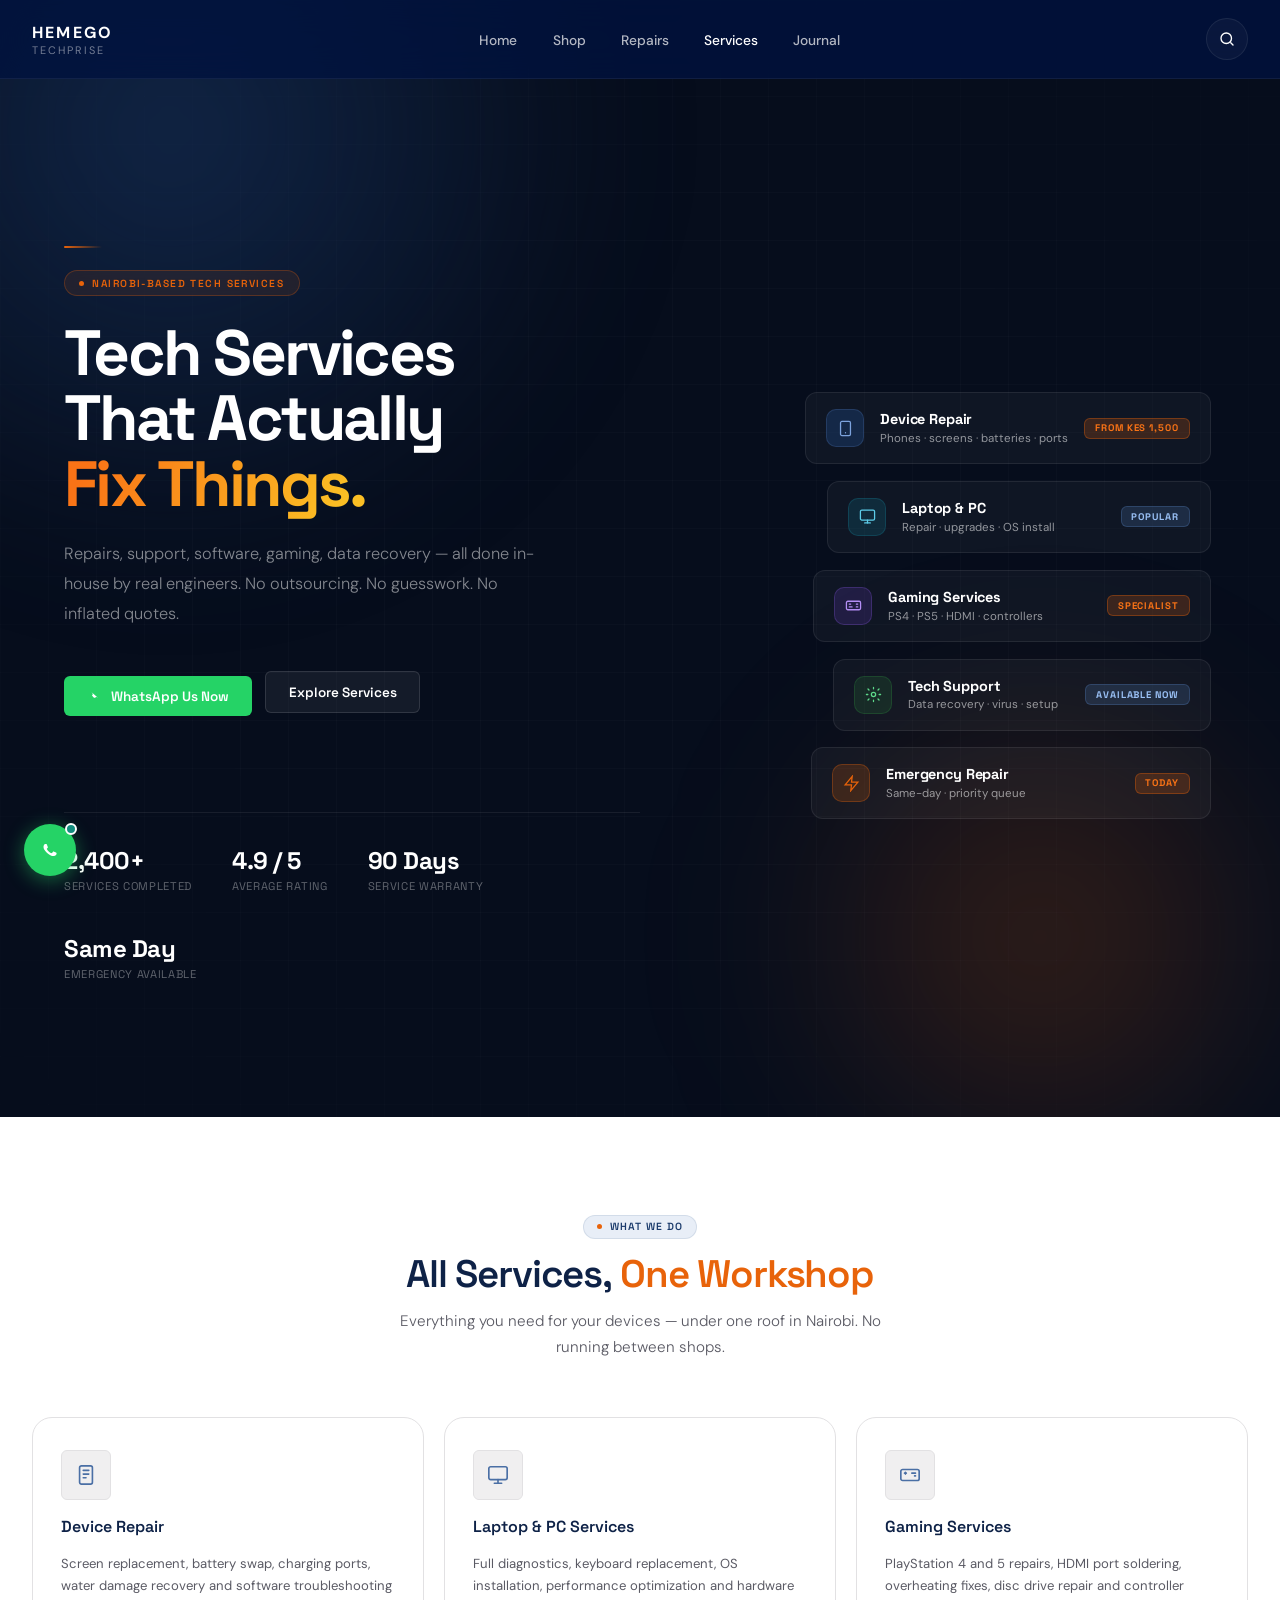
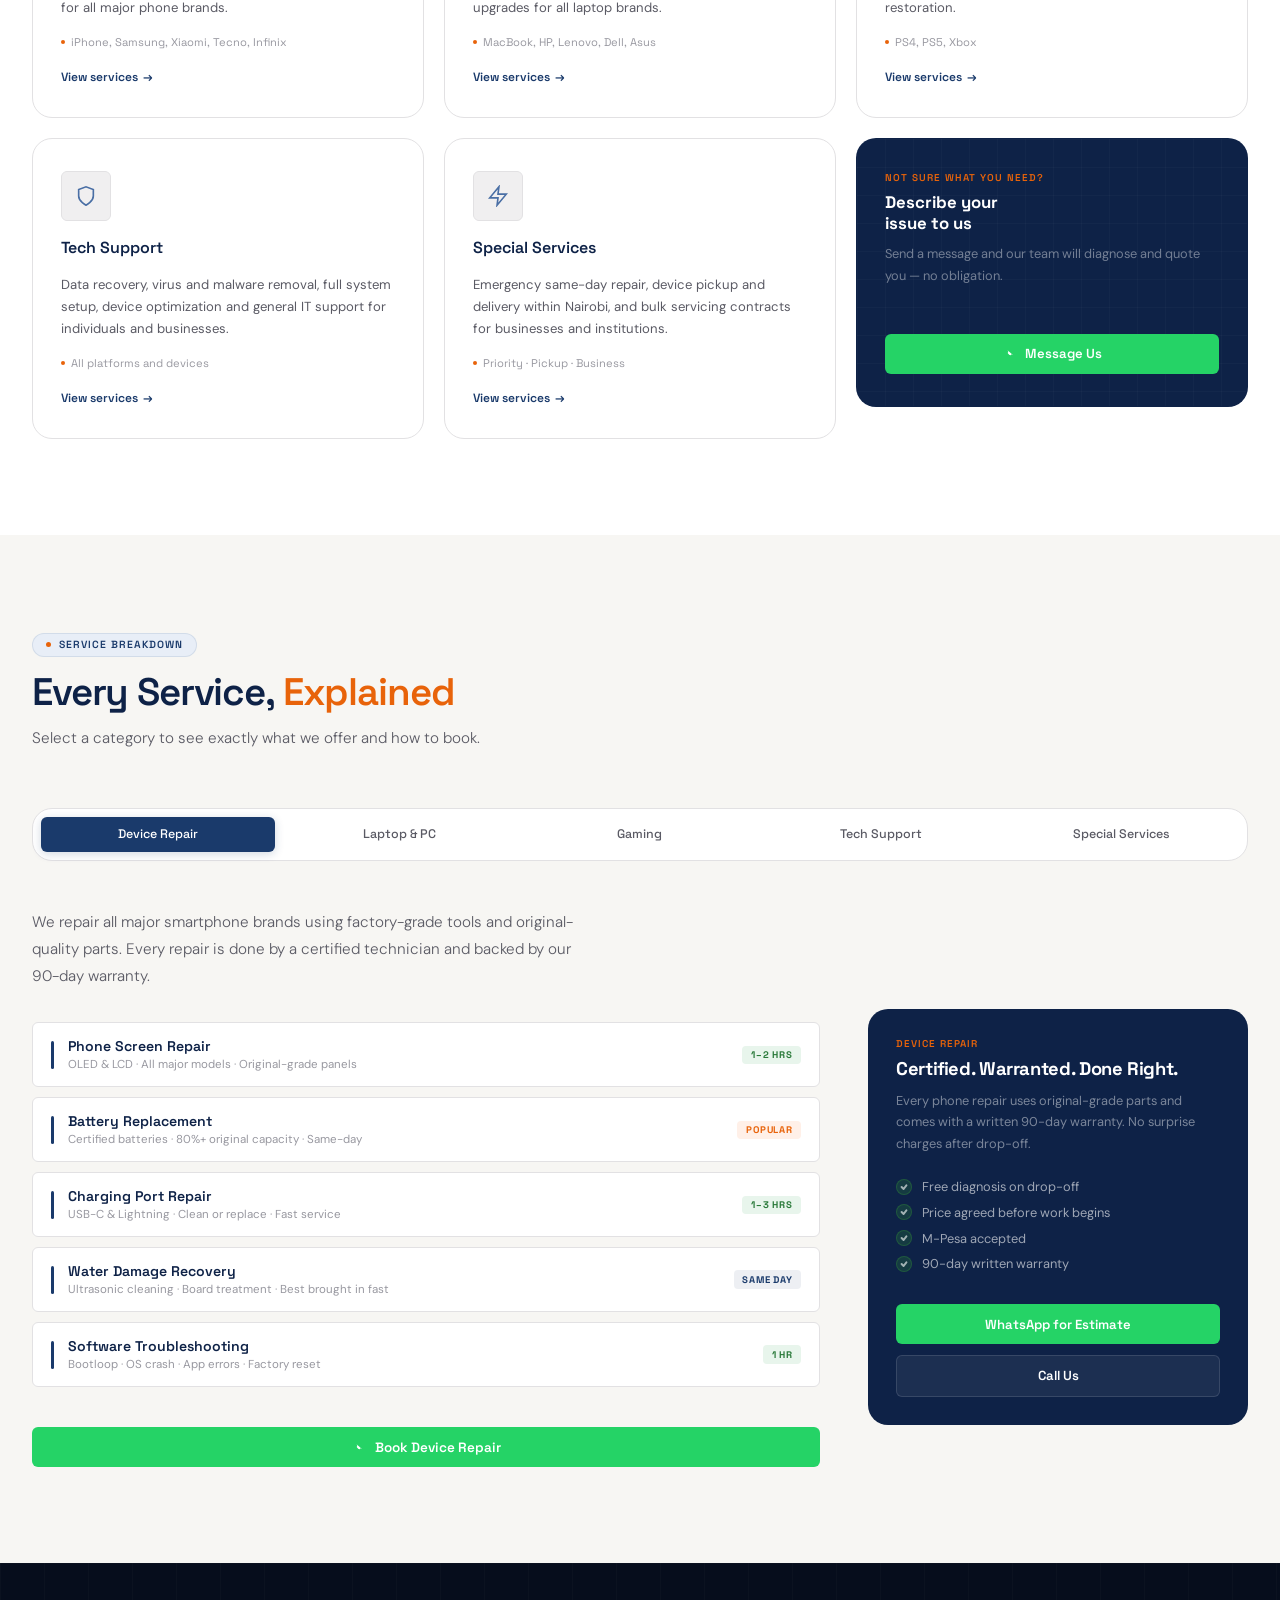
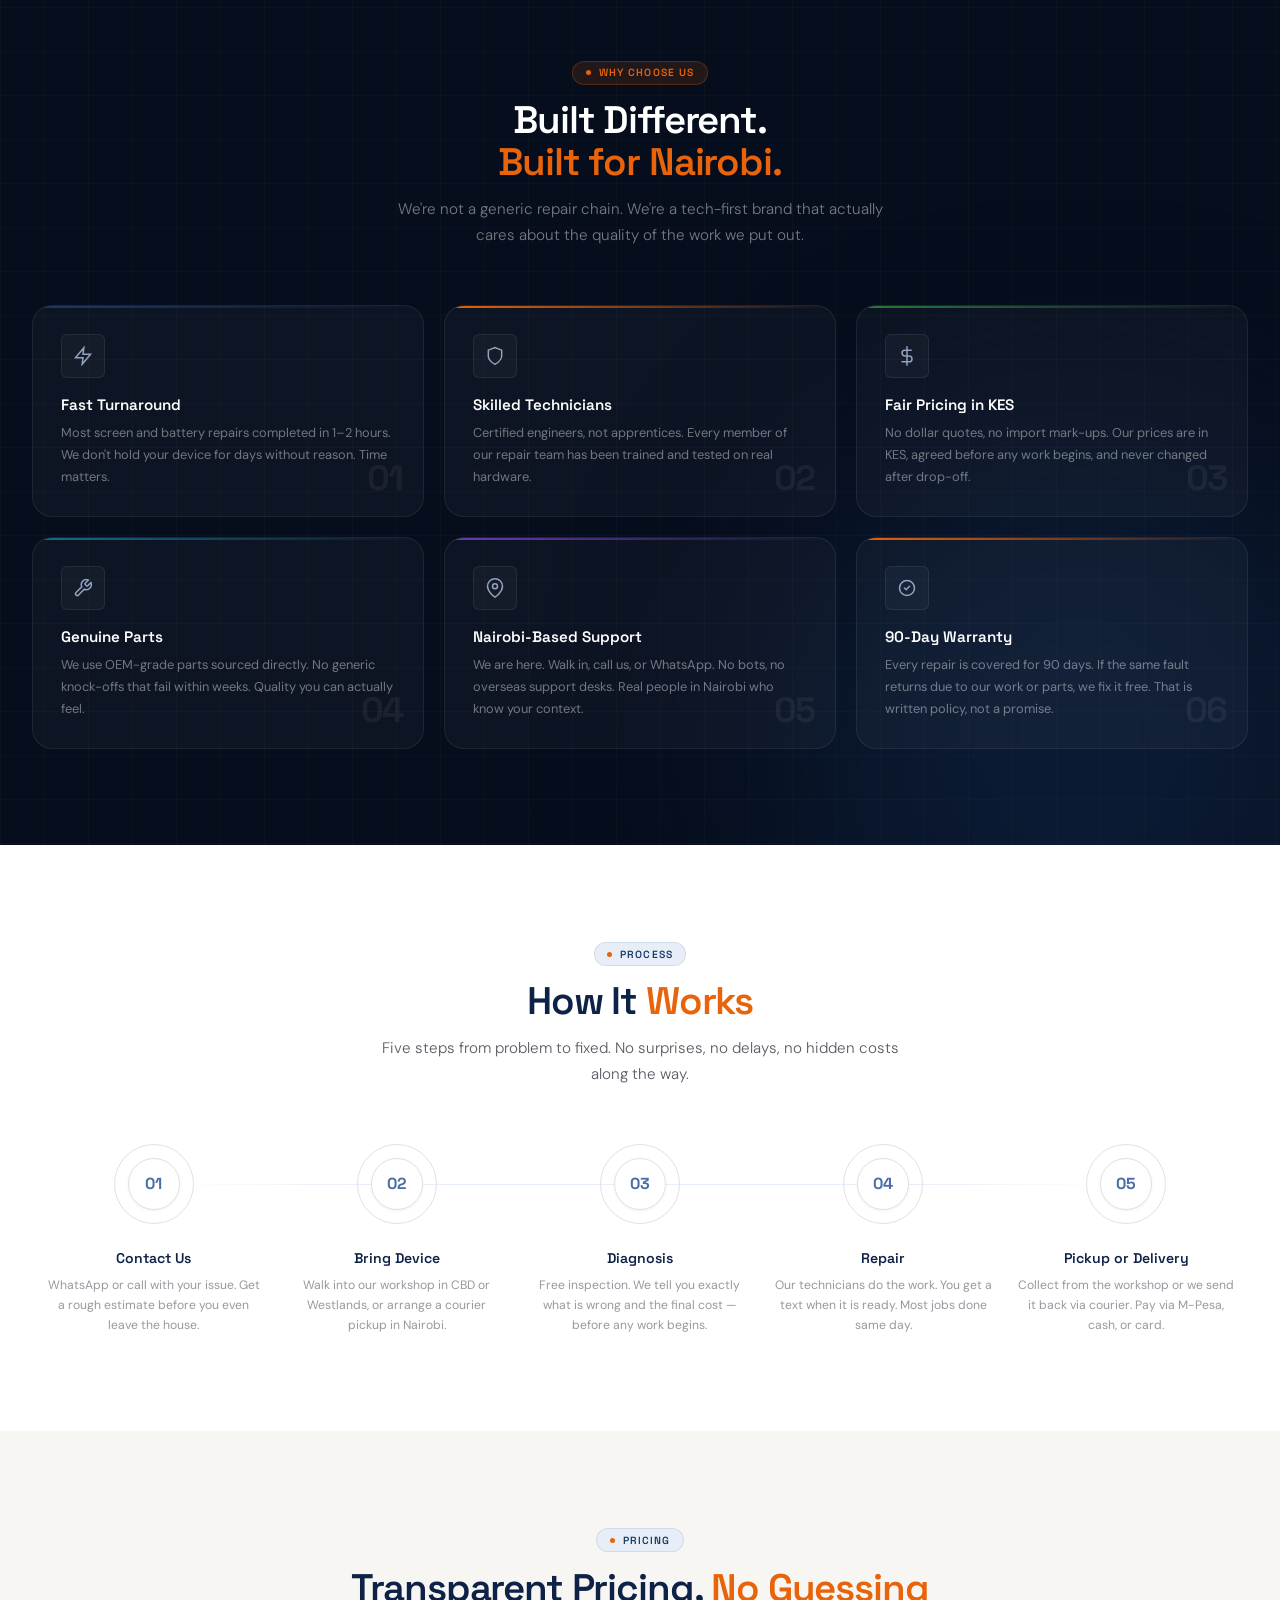
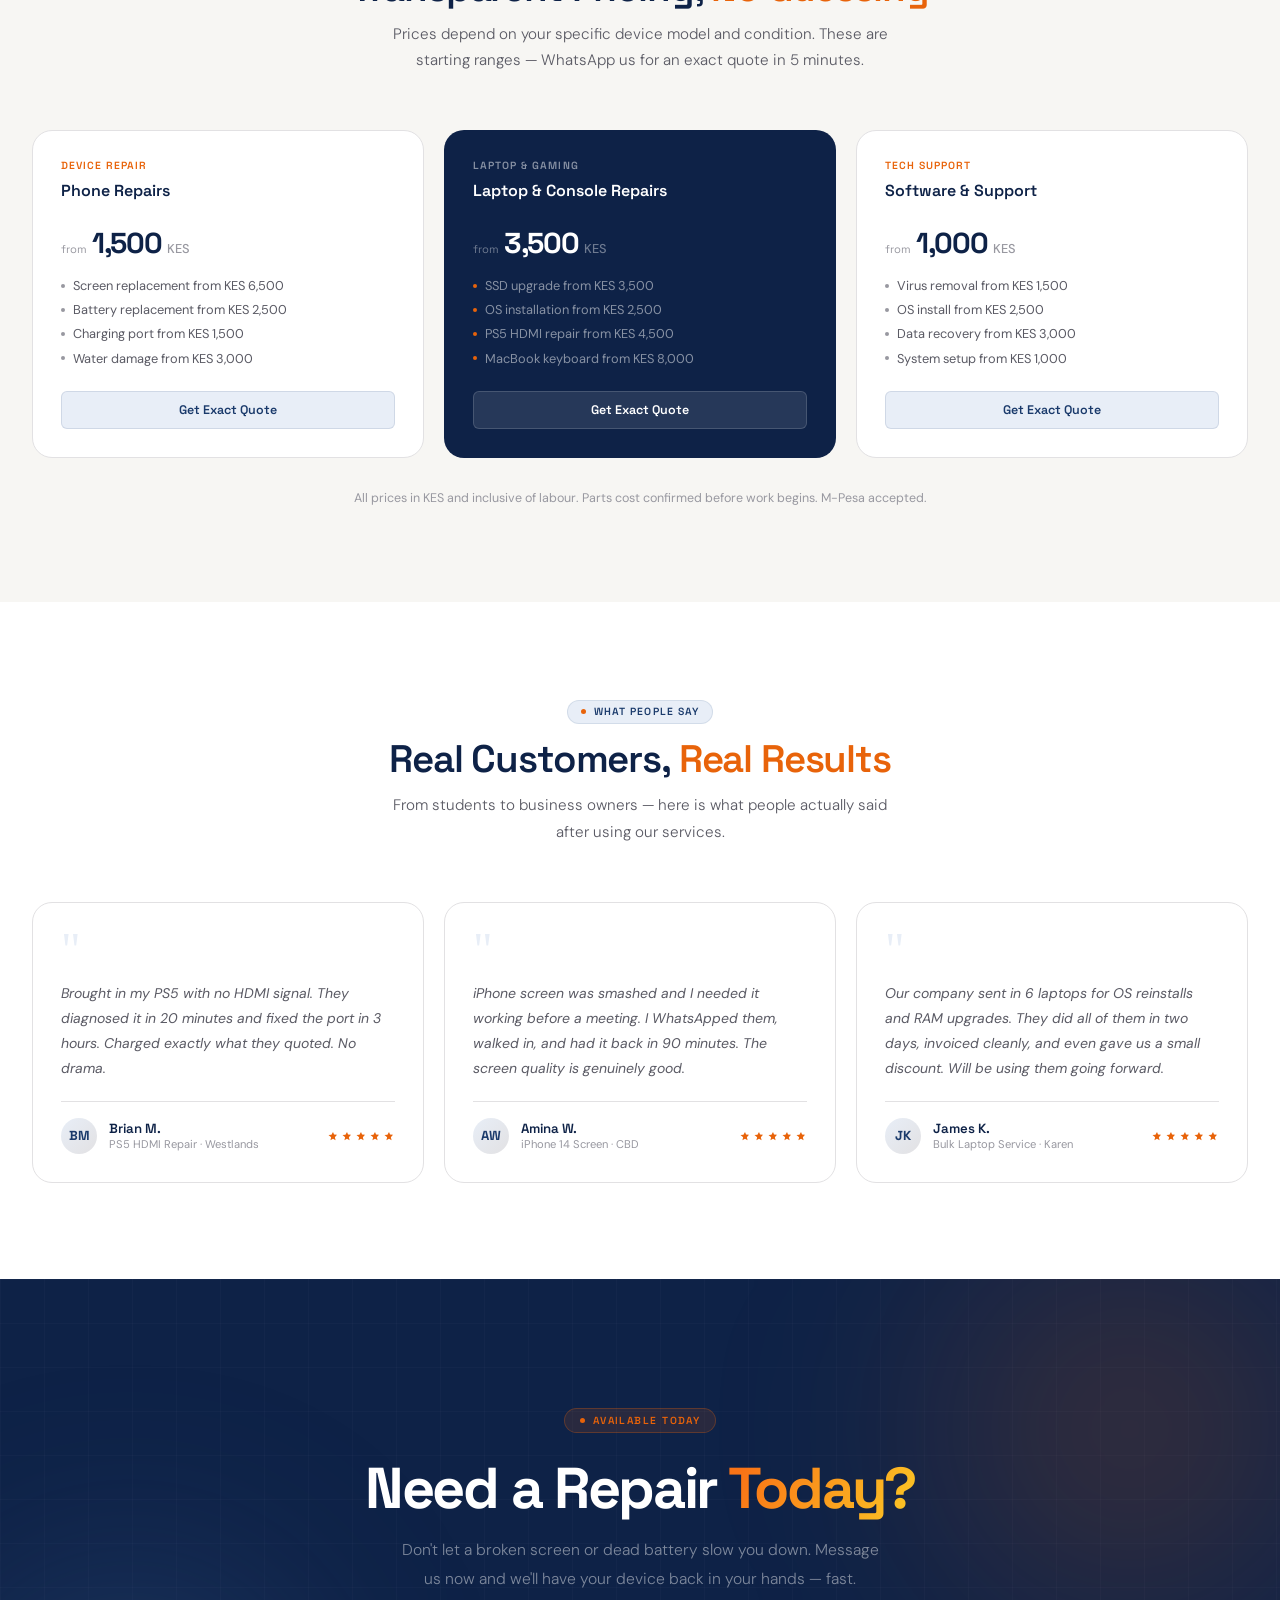
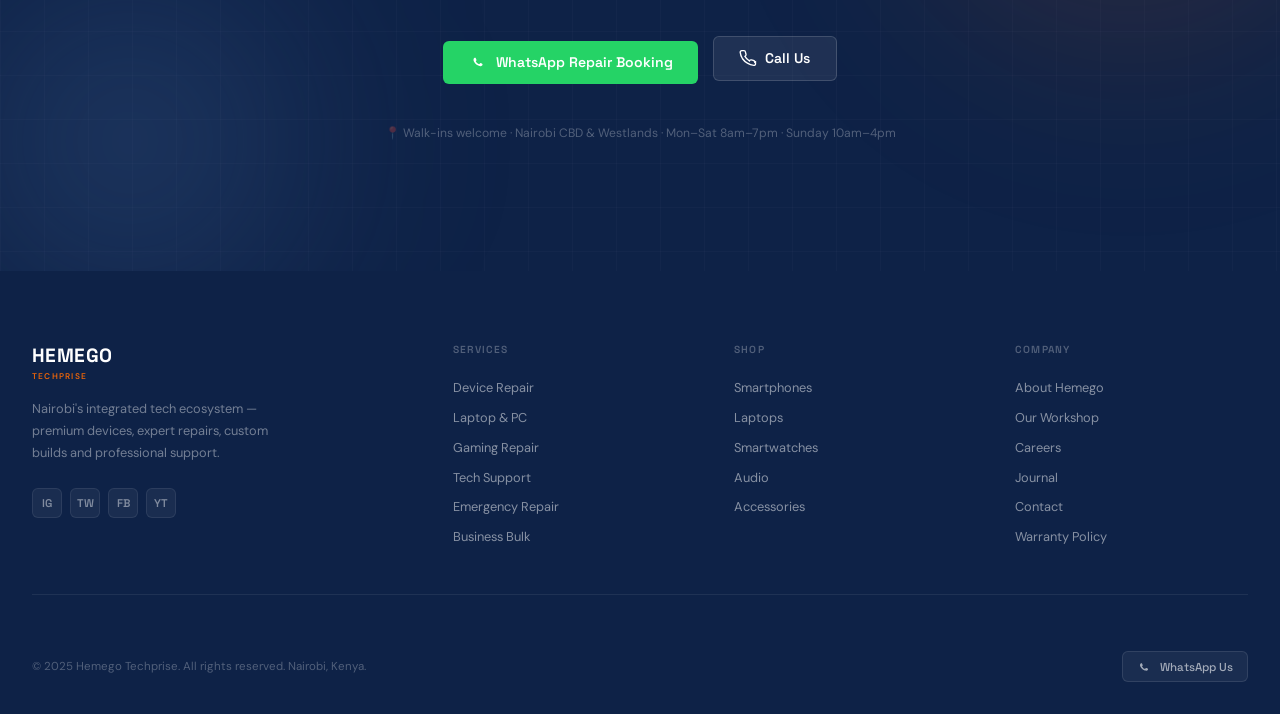
<file: services.html>
<!DOCTYPE html>
<html lang="en">
<head>
<meta charset="UTF-8">
<meta name="viewport" content="width=device-width, initial-scale=1.0">
<title>Services - HEMEGO TECHPRISE</title>
<link href="https://fonts.googleapis.com/css2?family=Space+Grotesk:wght@300;400;500;600;700&family=DM+Sans:ital,opsz,wght@0,9..40,300;0,9..40,400;0,9..40,500;1,9..40,300&display=swap" rel="stylesheet">
<link rel="stylesheet" href="css/index.css">
<link rel="stylesheet" href="css/services.css">
</head>
<body>

<!-- NAV -->
<nav class="top-nav" id="topNav">
  <div class="top-nav-inner">
    <a href="index.html" class="brand">
      <span class="brand-main">HEMEGO</span>
      <span class="brand-sub">Techprise</span>
    </a>
    <ul class="desktop-links">
      <li><a href="index.html">Home</a></li>
      <li><a href="shop.html">Shop</a></li>
      <li><a href="repairs.html">Repairs</a></li>
      <li><a href="services.html" class="active">Services</a></li>
      <li><a href="journal.html">Journal</a></li>
    </ul>
    <div class="nav-right">
      <!-- Desktop search button — hidden on mobile (<=768px) -->
      <button class="nav-circle-btn nav-search-btn" id="desktopSearchBtn" aria-label="Search">
        <svg viewBox="0 0 24 24" fill="none"><circle cx="11" cy="11" r="7" stroke="currentColor" stroke-width="1.8"/><path d="M20 20L17 17" stroke="currentColor" stroke-width="1.8" stroke-linecap="round"/></svg>
      </button>
      <!-- Cart button — replaces search btn on mobile (<=768px) -->
      <button class="nav-circle-btn nav-cart-btn" id="navCartBtn" onclick="toggleCart()" aria-label="Open cart">
        <svg viewBox="0 0 24 24" fill="none">
          <path d="M3 5h2l2.2 10.2a1 1 0 0 0 1 .8h8.8a1 1 0 0 0 1-.8L20 8H7" stroke="currentColor" stroke-width="1.8" stroke-linecap="round" stroke-linejoin="round" />
          <circle cx="10" cy="20" r="1" fill="currentColor" />
          <circle cx="18" cy="20" r="1" fill="currentColor" />
        </svg>
        <span class="nav-cart-badge" id="navCartBadge"></span>
      </button>
      <a href="https://wa.me/254703768321?text=Hi%20HEMEGO%2C%20I%20need%20a%20service" target="_blank" class="wa-nav-btn">WhatsApp</a>
      <button class="hamburger-btn" id="hamburgerBtn" onclick="toggleDrawer()" aria-label="Open menu">
        <span></span><span></span><span></span>
      </button>
    </div>
  </div>
</nav>

<!-- DRAWER OVERLAY -->
<div class="mobile-drawer-overlay" id="drawerOverlay" onclick="toggleDrawer()"></div>

<!-- DRAWER -->
<aside class="mobile-drawer" id="mobileDrawer">
  <div class="drawer-top">
    <div>
      <div class="drawer-brand">HEMEGO</div>
      <div class="drawer-sub-text">Techprise</div>
    </div>
    <button class="drawer-close" id="drawerClose" onclick="toggleDrawer()" aria-label="Close menu">×</button>
  </div>
  <div class="drawer-section">
    <div class="drawer-label">Navigation</div>
    <a href="index.html">Home <span>→</span></a>
    <a href="shop.html">Shop <span>→</span></a>
    <a href="repair.html">Repairs <span>→</span></a>
    <a href="services.html">Services <span>→</span></a>
    <a href="journal.html">Journal <span>→</span></a>
  </div>
  <div class="drawer-section">
    <div class="drawer-label">Services</div>
    <a href="#device-repair">Device Repairs <span>→</span></a>
    <a href="#laptop-pc">Laptop & PC <span>→</span></a>
    <a href="#gaming">Gaming <span>→</span></a>
    <a href="#tech-support">Tech Support <span>→</span></a>
  </div>
  <div class="drawer-section">
    <div class="drawer-label">Contact</div>
    <a href="https://wa.me/254703768321" target="_blank">WhatsApp Us <span>→</span></a>
    <a href="tel:+254703768321">Call Us <span>→</span></a>
  </div>
</aside>

  <!-- BOTTOM MOBILE NAV -->
  <nav class="bottom-mobile-nav">
    <a href="index.html" class="bottom-nav-item">
      <svg viewBox="0 0 24 24" fill="none">
        <path d="M3 11L12 4L21 11V20H15V14H9V20H3V11Z" stroke="currentColor" stroke-width="1.8"
          stroke-linejoin="round" />
      </svg>
      <span>Home</span>
    </a>
    <a href="shop.html" class="bottom-nav-item">
      <svg viewBox="0 0 24 24" fill="none">
        <path d="M3 5h2l2.2 10.2a1 1 0 0 0 1 .8h8.8a1 1 0 0 0 1-.8L20 8H7" stroke="currentColor" stroke-width="1.8"
          stroke-linecap="round" stroke-linejoin="round" />
        <circle cx="10" cy="20" r="1" />
        <circle cx="18" cy="20" r="1" />
      </svg>
      <span>Shop</span>
    </a>
    <button class="bottom-nav-item" id="mobileSearchBtn">
      <svg viewBox="0 0 24 24" fill="none">
        <circle cx="11" cy="11" r="7" stroke="currentColor" stroke-width="1.8" />
        <path d="M20 20L17 17" stroke="currentColor" stroke-width="1.8" stroke-linecap="round" />
      </svg>
      <span>Search</span>
    </button>
    <a href="repairs.html" class="bottom-nav-item">
      <svg viewBox="0 0 24 24" fill="none">
        <path
          d="M14.7 6.3a1 1 0 0 0 0 1.4l1.6 1.6a1 1 0 0 0 1.4 0l3.77-3.77a6 6 0 0 1-7.94 7.94l-6.91 6.91a2.12 2.12 0 0 1-3-3l6.91-6.91a6 6 0 0 1 7.94-7.94l-3.77 3.77z"
          stroke="currentColor" stroke-width="1.8" stroke-linecap="round" stroke-linejoin="round" />
      </svg>
      <span>Repairs</span>
    </a>
    <a href="https://wa.me/254703768321?text=Hi%20HEMEGO%2C%20I%20need%20a%20service" class="bottom-nav-item" target="_blank">
      <svg viewBox="0 0 24 24" fill="currentColor">
        <path
          d="M17.472 14.382c-.297-.149-1.758-.867-2.03-.967-.273-.099-.471-.148-.67.15-.197.297-.767.966-.94 1.164-.173.199-.347.223-.644.075-.297-.15-1.255-.463-2.39-1.475-.883-.788-1.48-1.761-1.653-2.059-.173-.297-.018-.458.13-.606.134-.133.298-.347.446-.52.149-.174.198-.298.298-.497.099-.198.05-.371-.025-.52-.075-.149-.669-1.612-.916-2.207-.242-.579-.487-.5-.669-.51-.173-.008-.371-.01-.57-.01-.198 0-.52.074-.792.372-.272.297-1.04 1.016-1.04 2.479 0 1.462 1.065 2.875 1.213 3.074.149.198 2.096 3.2 5.077 4.487.709.306 1.262.489 1.694.625.712.227 1.36.195 1.871.118.571-.085 1.758-.719 2.006-1.413.248-.694.248-1.289.173-1.413-.074-.124-.272-.198-.57-.347z" />
      </svg>
      <span>WhatsApp</span>
    </a>
  </nav>

<!-- =========================================
HERO
========================================= -->
<section class="services-hero">
  <div class="hero-grid"></div>
  <div class="hero-glow-a"></div>
  <div class="hero-glow-b"></div>
  <div class="container">
    <div class="hero-inner">
      <div class="hero-left fade-up">
        <div class="hero-eyebrow">
          <span class="hero-eyebrow-pulse"></span>
          Nairobi-Based Tech Services
        </div>
        <h1 class="hero-h1">
          Tech Services<br>That Actually<br><em>Fix Things.</em>
        </h1>
        <p class="hero-p">
          Repairs, support, software, gaming, data recovery — all done in-house by real engineers. No outsourcing. No guesswork. No inflated quotes.
        </p>
        <div class="hero-ctas">
          <a href="https://wa.me/254703768321?text=Hi%20HEMEGO%2C%20I%20need%20a%20service%20quote" target="_blank" class="btn-wa">
            <svg viewBox="0 0 24 24" fill="currentColor" width="16" height="16"><path d="M17.472 14.382c-.297-.149-1.758-.867-2.03-.967-.273-.099-.471-.148-.67.15-.197.297-.767.966-.94 1.164-.173.199-.347.223-.644.075-.297-.15-1.255-.463-2.39-1.475-.883-.788-1.48-1.761-1.653-2.059-.173-.297-.018-.458.13-.606.134-.133.298-.347.446-.52.149-.174.198-.298.298-.497.099-.198.05-.371-.025-.52-.075-.149 -.669 -1.612 -.916 -2.207 -.242 -.579 -.487 -.5 -.669 -.51 -.１７３ -.００８ -.３７１ -.０１ -.５７ -.０１ -.１９８ ０ -.５２ .０７４ -.７９２ .３７２ -.２７２ .２９７ -１.０４ １.０１６ -１.０４ ２.４７９ ０ １.４６２ １.０６５ ２.８７５ １.２１３ ３.０７４ .１４９ .１９８ ２.₀₉₆ ₃.₂ ₅.₀₇₇ ₄.₄₈₇ .₇₀₉ .₃₀₆ ₁.₂₆₂ .₄₈₉ ₁.?₉₄ .₆₂₅ .₇₁₂ .₂₂₇ ₁.?₆ .₁₉₅ ₁.?₇₁ .₁₁₈ .₅₇₁ -․₀₈₅ ₁.?₅₈ -․ᵦ₁₉ ₂₀₀₶ -₁。₋₁。四十三 -₀。₀七四 -₀。一二四 -₀。二七二 -₀。一九八 -₀。五七 -₀。三四七 z"/></svg>
            WhatsApp Us Now
          </a>
          <a href="#services-overview" class="btn-ghost-dark">Explore Services</a>
        </div>
        <div class="hero-stats">
          <div>
            <div class="hstat-n">2,400+</div>
            <div class="hstat-l">Services Completed</div>
          </div>
          <div>
            <div class="hstat-n">4.9 / 5</div>
            <div class="hstat-l">Average Rating</div>
          </div>
          <div>
            <div class="hstat-n">90 Days</div>
            <div class="hstat-l">Service Warranty</div>
          </div>
          <div>
            <div class="hstat-n">Same Day</div>
            <div class="hstat-l">Emergency Available</div>
          </div>
        </div>
      </div>

      <div class="hero-right fade-up" data-delay="2">
        <div class="svc-stack">
          <div class="svc-pill">
            <div class="svc-pill-icon blue">
              <svg viewBox="0 0 24 24" fill="none" stroke="currentColor" stroke-width="1.8" stroke-linecap="round"><rect x="5" y="2" width="14" height="20" rx="2"/><line x1="12" y1="18" x2="12" y2="18.01"/></svg>
            </div>
            <div>
              <div class="svc-pill-title">Device Repair</div>
              <div class="svc-pill-sub">Phones · screens · batteries · ports</div>
            </div>
            <div class="svc-pill-tag">From KES 1,500</div>
          </div>
          <div class="svc-pill">
            <div class="svc-pill-icon teal">
              <svg viewBox="0 0 24 24" fill="none" stroke="currentColor" stroke-width="1.8" stroke-linecap="round"><rect x="2" y="3" width="20" height="14" rx="2"/><line x1="8" y1="21" x2="16" y2="21"/><line x1="12" y1="17" x2="12" y2="21"/></svg>
            </div>
            <div>
              <div class="svc-pill-title">Laptop & PC</div>
              <div class="svc-pill-sub">Repair · upgrades · OS install</div>
            </div>
            <div class="svc-pill-tag blue-tag">Popular</div>
          </div>
          <div class="svc-pill">
            <div class="svc-pill-icon purple">
              <svg viewBox="0 0 24 24" fill="none" stroke="currentColor" stroke-width="1.8" stroke-linecap="round"><rect x="2" y="6" width="20" height="12" rx="2"/><path d="M6 10h2M6 14h4M16 10h2M16 14h2"/></svg>
            </div>
            <div>
              <div class="svc-pill-title">Gaming Services</div>
              <div class="svc-pill-sub">PS4 · PS5 · HDMI · controllers</div>
            </div>
            <div class="svc-pill-tag">Specialist</div>
          </div>
          <div class="svc-pill">
            <div class="svc-pill-icon green">
              <svg viewBox="0 0 24 24" fill="none" stroke="currentColor" stroke-width="1.8" stroke-linecap="round"><circle cx="12" cy="12" r="3"/><path d="M12 2v2M12 20v2M4.22 4.22l1.42 1.42M18.36 18.36l1.42 1.42M2 12h2M20 12h2M4.22 19.78l1.42-1.42M18.36 5.64l1.42-1.42"/></svg>
            </div>
            <div>
              <div class="svc-pill-title">Tech Support</div>
              <div class="svc-pill-sub">Data recovery · virus · setup</div>
            </div>
            <div class="svc-pill-tag blue-tag">Available Now</div>
          </div>
          <div class="svc-pill">
            <div class="svc-pill-icon orange">
              <svg viewBox="0 0 24 24" fill="none" stroke="currentColor" stroke-width="1.8" stroke-linecap="round"><path d="M13 2L3 14h9l-1 8 10-12h-9l1-8z"/></svg>
            </div>
            <div>
              <div class="svc-pill-title">Emergency Repair</div>
              <div class="svc-pill-sub">Same-day · priority queue</div>
            </div>
            <div class="svc-pill-tag">Today</div>
          </div>
        </div>
      </div>
    </div>
  </div>
</section>

<!-- =========================================
SERVICES OVERVIEW
========================================= -->
<section class="overview-section" id="services-overview">
  <div class="container">
    <div class="section-header fade-up">
      <div class="section-eyebrow"><span></span>What We Do</div>
      <h2 class="section-h2" style="color:var(--blue-dark)">All Services, <em>One Workshop</em></h2>
      <p class="section-sub">Everything you need for your devices — under one roof in Nairobi. No running between shops.</p>
    </div>

    <div class="overview-grid" id="services-overview-grid">

      <div class="ov-card c-blue fade-up" data-delay="1" onclick="scrollToTab('device')">
        <div class="ov-icon-wrap">
          <svg viewBox="0 0 24 24" fill="none" stroke-width="1.8" stroke-linecap="round"><rect x="5" y="2" width="14" height="20" rx="2"/><line x1="9" y1="7" x2="15" y2="7"/><line x1="9" y1="11" x2="15" y2="11"/><line x1="9" y1="15" x2="12" y2="15"/></svg>
        </div>
        <div class="ov-title">Device Repair</div>
        <div class="ov-desc">Screen replacement, battery swap, charging ports, water damage recovery and software troubleshooting for all major phone brands.</div>
        <div class="ov-meta"><span class="ov-meta-dot"></span> iPhone, Samsung, Xiaomi, Tecno, Infinix</div>
        <div class="ov-cta">View services <span>→</span></div>
      </div>

      <div class="ov-card c-teal fade-up" data-delay="2" onclick="scrollToTab('laptop')">
        <div class="ov-icon-wrap">
          <svg viewBox="0 0 24 24" fill="none" stroke-width="1.8" stroke-linecap="round"><rect x="2" y="3" width="20" height="14" rx="2"/><line x1="8" y1="21" x2="16" y2="21"/><line x1="12" y1="17" x2="12" y2="21"/></svg>
        </div>
        <div class="ov-title">Laptop & PC Services</div>
        <div class="ov-desc">Full diagnostics, keyboard replacement, OS installation, performance optimization and hardware upgrades for all laptop brands.</div>
        <div class="ov-meta"><span class="ov-meta-dot"></span> MacBook, HP, Lenovo, Dell, Asus</div>
        <div class="ov-cta">View services <span>→</span></div>
      </div>

      <div class="ov-card c-purple fade-up" data-delay="3" onclick="scrollToTab('gaming')">
        <div class="ov-icon-wrap">
          <svg viewBox="0 0 24 24" fill="none" stroke-width="1.8" stroke-linecap="round"><rect x="2" y="6" width="20" height="12" rx="2"/><path d="M6 10h2M7 9v2M14 10h4M17 13h1"/></svg>
        </div>
        <div class="ov-title">Gaming Services</div>
        <div class="ov-desc">PlayStation 4 and 5 repairs, HDMI port soldering, overheating fixes, disc drive repair and controller restoration.</div>
        <div class="ov-meta"><span class="ov-meta-dot"></span> PS4, PS5, Xbox</div>
        <div class="ov-cta">View services <span>→</span></div>
      </div>

      <div class="ov-card c-green fade-up" data-delay="1" onclick="scrollToTab('support')">
        <div class="ov-icon-wrap">
          <svg viewBox="0 0 24 24" fill="none" stroke-width="1.8" stroke-linecap="round"><path d="M12 22s8-4 8-10V5l-8-3-8 3v7c0 6 8 10 8 10z"/></svg>
        </div>
        <div class="ov-title">Tech Support</div>
        <div class="ov-desc">Data recovery, virus and malware removal, full system setup, device optimization and general IT support for individuals and businesses.</div>
        <div class="ov-meta"><span class="ov-meta-dot"></span> All platforms and devices</div>
        <div class="ov-cta">View services <span>→</span></div>
      </div>

      <div class="ov-card c-orange fade-up" data-delay="2" onclick="scrollToTab('special')">
        <div class="ov-icon-wrap">
          <svg viewBox="0 0 24 24" fill="none" stroke-width="1.8" stroke-linecap="round"><path d="M13 2L3 14h9l-1 8 10-12h-9l1-8z"/></svg>
        </div>
        <div class="ov-title">Special Services</div>
        <div class="ov-desc">Emergency same-day repair, device pickup and delivery within Nairobi, and bulk servicing contracts for businesses and institutions.</div>
        <div class="ov-meta"><span class="ov-meta-dot"></span> Priority · Pickup · Business</div>
        <div class="ov-cta">View services <span>→</span></div>
      </div>

      <!-- CTA card -->
      <div class="ov-card fade-up" data-delay="3" style="background:var(--blue-dark);border-color:transparent;justify-content:space-between;cursor:default" id="ov-cta-card">
        <div style="position:absolute;inset:0;background-image:linear-gradient(rgba(255,255,255,.022) 1px,transparent 1px),linear-gradient(90deg,rgba(255,255,255,.022) 1px,transparent 1px);background-size:28px 28px;border-radius:var(--radius-lg)"></div>
        <div style="position:relative;z-index:1">
          <div style="font-size:.62rem;font-weight:600;letter-spacing:.1em;text-transform:uppercase;color:var(--orange);font-family:'Space Grotesk',sans-serif;margin-bottom:.5rem">Not sure what you need?</div>
          <div style="font-family:'Space Grotesk',sans-serif;font-size:1.05rem;font-weight:700;color:#fff;line-height:1.25;margin-bottom:.6rem">Describe your<br>issue to us</div>
          <div style="font-size:.8rem;color:rgba(255,255,255,.42);line-height:1.65;margin-bottom:1.5rem">Send a message and our team will diagnose and quote you — no obligation.</div>
        </div>
        <a href="https://wa.me/254703768321?text=Hi%20HEMEGO%2C%20I%20have%20a%20tech%20issue%3A%20" target="_blank" class="btn-wa" style="position:relative;z-index:1;justify-content:center;font-size:.82rem">
          <svg viewBox="0 0 24 24" fill="currentColor" width="15" height="15"><path d="M17.472 14.382c-.297-.149-1.758-.867-2.03-.967-.273-.099-.471-.148-.67.15-.197.297-.767.966-.94 1.164-.173.199-.347.223-.644.075-.297-.15-1.255-.463-2.39-1.475-.883-.788-1.48-1.761-1.653-2.059-.173-.297-.018-.458.13-.606.134-.133.298-.347.446-.52.149-.174.198-.298.298-.497.099-.198.05-.371-.025-.52 -.075 -.149 -.669 -1.612 -.916 -2.207 -.242 -.579 -.487 -.5 -.669 -.51 -.１７３ -.００８ -.３７１ -.０１ -.５７ -.０１ -.１９８ ０ -.５２ .０７４ -.７９２ .３７２ -.２７２ .２９７ -１.０４ １.０１６ -１.０４ ２.４７９ ０ １.４６２ １.０６５ ２.８７５ １.２１３ ３.０７４ .１４９ .１９８ ２.０９６ ３.２ ５.０７７ ４.４８７ .７０９ .３₀₆ １.２６₂ .₄₈₉ ₁.?₉₄ .₆₂₅ .₇₁₂ .₂₂₇ ₁.?₆ .₁₉₅ ₁.?₇₁ .₁₁₈ .₅₇₁ -․₀₈₅ ₁.?₅₈ -․₇₁₉ ₂₀₀₆ -₁。₋₁。四十三 -₀。₀七四 -₀。一二四 -₀。二七二 -₀。一九八 -₀。五七 -₀。三四七 z"/></svg>
          Message Us
        </a>
      </div>

    </div>
  </div>
</section>

<!-- =========================================
DETAILED BREAKDOWN
========================================= -->
<section class="breakdown-section" id="breakdown">
  <div class="container">
    <div class="section-header left fade-up">
      <div class="section-eyebrow"><span></span>Service Breakdown</div>
      <h2 class="section-h2" style="color:var(--blue-dark)">Every Service, <em>Explained</em></h2>
      <p class="section-sub" style="margin:0">Select a category to see exactly what we offer and how to book.</p>
    </div>

    <div class="breakdown-tabs fade-up" data-delay="1" id="breakdownTabs">
      <button class="btab active" onclick="switchTab(this,'device')" id="tab-device">Device Repair</button>
      <button class="btab" onclick="switchTab(this,'laptop')" id="tab-laptop">Laptop & PC</button>
      <button class="btab" onclick="switchTab(this,'gaming')" id="tab-gaming">Gaming</button>
      <button class="btab" onclick="switchTab(this,'support')" id="tab-support">Tech Support</button>
      <button class="btab" onclick="switchTab(this,'special')" id="tab-special">Special Services</button>
    </div>

    <!-- DEVICE REPAIR -->
    <div class="breakdown-panel active fade-up" id="panel-device">
      <div class="panel-left">
        <p class="panel-intro">We repair all major smartphone brands using factory-grade tools and original-quality parts. Every repair is done by a certified technician and backed by our 90-day warranty.</p>
        <div class="service-list">
          <div class="svc-item">
            <div class="svc-item-bar blue"></div>
            <div><div class="svc-item-name">Phone Screen Repair</div><div class="svc-item-note">OLED & LCD · All major models · Original-grade panels</div></div>
            <span class="svc-item-badge svc-badge-fast">1–2 hrs</span>
          </div>
          <div class="svc-item">
            <div class="svc-item-bar blue"></div>
            <div><div class="svc-item-name">Battery Replacement</div><div class="svc-item-note">Certified batteries · 80%+ original capacity · Same-day</div></div>
            <span class="svc-item-badge svc-badge-popular">Popular</span>
          </div>
          <div class="svc-item">
            <div class="svc-item-bar blue"></div>
            <div><div class="svc-item-name">Charging Port Repair</div><div class="svc-item-note">USB-C & Lightning · Clean or replace · Fast service</div></div>
            <span class="svc-item-badge svc-badge-fast">1–3 hrs</span>
          </div>
          <div class="svc-item">
            <div class="svc-item-bar blue"></div>
            <div><div class="svc-item-name">Water Damage Recovery</div><div class="svc-item-note">Ultrasonic cleaning · Board treatment · Best brought in fast</div></div>
            <span class="svc-item-badge svc-badge-same-day">Same Day</span>
          </div>
          <div class="svc-item">
            <div class="svc-item-bar blue"></div>
            <div><div class="svc-item-name">Software Troubleshooting</div><div class="svc-item-note">Bootloop · OS crash · App errors · Factory reset</div></div>
            <span class="svc-item-badge svc-badge-fast">1 hr</span>
          </div>
        </div>
        <div class="panel-cta-row">
          <a href="https://wa.me/254703768321?text=Hi%20HEMEGO%2C%20I%20need%20a%20phone%20repair%20quote" target="_blank" class="btn-wa">
            <svg viewBox="0 0 24 24" fill="currentColor" width="15" height="15"><path d="M17.472 14.382c-.297-.149-1.758-.867-2.03-.967-.273-.099-.471-.148-.67.15-.197.297-.767.966-.94 1.164-.173.199-.347.223-.644.075-.297-.15-1.255-.463-2.39-1.475-.883-.788-1.48-1.761-1.653-2.059-.173-.297-.018-.458.13-.606.134-.133.298-.347.446-.52.149-.174.198-.298.298-.497.099-.198.05-.371-.025-.52 -.075 -.149 -.669 -1.612 -.916 -2.207 -.242 -.579 -.487 -.5 -.669 -.51 -.１７３ -.００８ -.３７１ -.０１ -.５７ -.０１ -.１９８ ０ -.５２ .０７４ -.７９２ .３７２ -.２７２ .２９７ -１.０４ １.０１６ -１.０４ ２.４７９ ０ １.４６２ １.０６５ ２.８７５ １.２１３ ３.０７４ .１４９ .１９８ ２.０９６ ３.２ ５.０７７ ４.４８７ .７０９ .３₀₆ １.２６₂ .₄₈₉ ₁.?₉₄ .₆₂₅ .₇₁₂ .₂₂₇ ₁.?₆ .₁₉₅ ₁.?₇₁ .₁₁₈ .₅₇₁ -․₀₈₅ ₁.?₅₈ -․₇₁₉ ₂₀₀₆ -₁。₄₁₃ .₂₄₈ -․₶⁹⁴ .₂⁴⁸ -₁。₂八十九 .₁ seventy-three -₁。四十三 -₀。₀七四 -₀。一二四 -₀。二七二 -₀。一九八 -₀。五七 -₀。三四七 z"/></svg>
            Book Device Repair
          </a>
        </div>
      </div>
      <div class="panel-right">
        <div class="panel-card">
          <div class="panel-card-grid-bg"></div>
          <div class="panel-card-eyebrow">Device Repair</div>
          <div class="panel-card-title">Certified. Warranted. Done Right.</div>
          <div class="panel-card-sub">Every phone repair uses original-grade parts and comes with a written 90-day warranty. No surprise charges after drop-off.</div>
          <div class="panel-card-points">
            <div class="panel-point"><div class="panel-point-tick"><svg viewBox="0 0 10 10" fill="none"><path d="M2 5l2.5 2.5L8 3" stroke="currentColor" stroke-linecap="round" stroke-linejoin="round"/></svg></div>Free diagnosis on drop-off</div>
            <div class="panel-point"><div class="panel-point-tick"><svg viewBox="0 0 10 10" fill="none"><path d="M2 5l2.5 2.5L8 3" stroke="currentColor" stroke-linecap="round" stroke-linejoin="round"/></svg></div>Price agreed before work begins</div>
            <div class="panel-point"><div class="panel-point-tick"><svg viewBox="0 0 10 10" fill="none"><path d="M2 5l2.5 2.5L8 3" stroke="currentColor" stroke-linecap="round" stroke-linejoin="round"/></svg></div>M-Pesa accepted</div>
            <div class="panel-point"><div class="panel-point-tick"><svg viewBox="0 0 10 10" fill="none"><path d="M2 5l2.5 2.5L8 3" stroke="currentColor" stroke-linecap="round" stroke-linejoin="round"/></svg></div>90-day written warranty</div>
          </div>
          <div class="panel-card-ctas">
            <a href="https://wa.me/254703768321?text=Hi%2C%20I%20need%20a%20phone%20repair%20quote" target="_blank" class="btn-wa" style="font-size:.82rem">WhatsApp for Estimate</a>
            <a href="tel:+254703768321" class="btn-ghost-dark" style="font-size:.82rem">Call Us</a>
          </div>
        </div>
      </div>
    </div>

    <!-- LAPTOP & PC -->
    <div class="breakdown-panel" id="panel-laptop">
      <div class="panel-left">
        <p class="panel-intro">From MacBook logic board repairs to routine Windows OS reinstalls — our laptop technicians handle it all. We stock common parts and can source others quickly.</p>
        <div class="service-list">
          <div class="svc-item">
            <div class="svc-item-bar teal"></div>
            <div><div class="svc-item-name">Laptop Repair & Diagnostics</div><div class="svc-item-note">Won't boot · power issues · display faults · motherboard</div></div>
            <span class="svc-item-badge svc-badge-same-day">Priority</span>
          </div>
          <div class="svc-item">
            <div class="svc-item-bar teal"></div>
            <div><div class="svc-item-name">Keyboard Replacement</div><div class="svc-item-note">All MacBook & Windows models · Full backlit keyboards</div></div>
            <span class="svc-item-badge svc-badge-fast">3–6 hrs</span>
          </div>
          <div class="svc-item">
            <div class="svc-item-bar teal"></div>
            <div><div class="svc-item-name">OS Installation</div><div class="svc-item-note">Windows 10/11 · macOS · Ubuntu · Clean or alongside existing</div></div>
            <span class="svc-item-badge svc-badge-fast">1–2 hrs</span>
          </div>
          <div class="svc-item">
            <div class="svc-item-bar teal"></div>
            <div><div class="svc-item-name">Performance Optimization</div><div class="svc-item-note">Slow laptop fix · thermal paste · bloatware removal · SSD upgrade</div></div>
            <span class="svc-item-badge svc-badge-popular">Popular</span>
          </div>
          <div class="svc-item">
            <div class="svc-item-bar teal"></div>
            <div><div class="svc-item-name">Hardware Upgrades</div><div class="svc-item-note">RAM upgrade · SSD / HDD swap · screen replacement</div></div>
            <span class="svc-item-badge svc-badge-fast">Same Day</span>
          </div>
        </div>
        <div class="panel-cta-row">
          <a href="https://wa.me/254703768321?text=Hi%20HEMEGO%2C%20I%20need%20a%20laptop%20service%20quote" target="_blank" class="btn-wa">
            <svg viewBox="0 0 24 24" fill="currentColor" width="15" height="15"><path d="M17.472 14.382c-.297-.149-1.758-.867-2.03-.967-.273-.099-.471-.148-.67.15-.197.297-.767.966-.94 1.164-.173.199-.347.223-.644.075-.297-.15-1.255-.463-2.39-1.475-.883-.788-1.48-1.761-1.653-2.059-.173-.297-.018-.458.13-.606.134-.133.298-.347.446-.52.149-.174.198-.298.298-.497.099-.198.05-.371-.025-.52 -.075 -.149 -.669 -1.612 -.916 -2.207 -.242 -.579 -.487 -.5 -.669 -.51 -.１７３ -.００８ -.３７１ -.０１ -.５７ -.０１ -.１９８ ０ -.５２ .０７４ -.７９２ .３７２ -.２７２ .２９７ -１.０４ １.０１６ -１.０４ ２.４７９ ０ １.４６２ １.０６５ ２.８７５ １.２１３ ３.０７４ .１４９ .１９８ ２.０９６ ３.２ ５.０７７ ４.４８７ .７０９ .３₀₆ １.２６₂ .₄₈₉ ₁.?₉₄ .₆₂₅ .₇₁₂ .₂₂₇ ₁.?₆ .₁₉₅ ₁.?₇₁ .₁₁₈ .₅₇₁ -․₀₈₅ ₁.?₅₈ -․₇₁₉ ₂₀₀₆ -₁。₄₁₃ .₂₄₈ -․₆₉₄ .₂₄₈ -₁。₂八十九 .₁ seventy-three -₁。四十三 -₀。₀七四 -₀。一二四 -₀。二七二 -₀。一九八 -₀。五七 -₀。三四七 z"/></svg>
            Book Laptop Service
          </a>
        </div>
      </div>
      <div class="panel-right">
        <div class="panel-card">
          <div class="panel-card-grid-bg"></div>
          <div class="panel-card-eyebrow">Laptop & PC</div>
          <div class="panel-card-title">Your Laptop Back at Full Speed</div>
          <div class="panel-card-sub">We diagnose first, quote second. Whether it's a cracked screen or a failing drive, we fix it with honest pricing in KES.</div>
          <div class="panel-card-points">
            <div class="panel-point"><div class="panel-point-tick"><svg viewBox="0 0 10 10" fill="none"><path d="M2 5l2.5 2.5L8 3" stroke="currentColor" stroke-linecap="round" stroke-linejoin="round"/></svg></div>MacBook specialists</div>
            <div class="panel-point"><div class="panel-point-tick"><svg viewBox="0 0 10 10" fill="none"><path d="M2 5l2.5 2.5L8 3" stroke="currentColor" stroke-linecap="round" stroke-linejoin="round"/></svg></div>SSD upgrades from KES 3,500</div>
            <div class="panel-point"><div class="panel-point-tick"><svg viewBox="0 0 10 10" fill="none"><path d="M2 5l2.5 2.5L8 3" stroke="currentColor" stroke-linecap="round" stroke-linejoin="round"/></svg></div>Data kept safe during repair</div>
            <div class="panel-point"><div class="panel-point-tick"><svg viewBox="0 0 10 10" fill="none"><path d="M2 5l2.5 2.5L8 3" stroke="currentColor" stroke-linecap="round" stroke-linejoin="round"/></svg></div>90-day warranty on all work</div>
          </div>
          <div class="panel-card-ctas">
            <a href="https://wa.me/254703768321?text=Hi%2C%20I%20need%20a%20laptop%20service%20quote" target="_blank" class="btn-wa" style="font-size:.82rem">WhatsApp for Estimate</a>
            <a href="tel:+254703768321" class="btn-ghost-dark" style="font-size:.82rem">Call Us</a>
          </div>
        </div>
      </div>
    </div>

    <!-- GAMING -->
    <div class="breakdown-panel" id="panel-gaming">
      <div class="panel-left">
        <p class="panel-intro">Gaming console repairs require specialist skills. Our technicians are trained in PlayStation 4 and PS5 hardware, including HDMI port micro-soldering — the most common PS5 repair in Nairobi.</p>
        <div class="service-list">
          <div class="svc-item">
            <div class="svc-item-bar purple"></div>
            <div><div class="svc-item-name">PlayStation 4 Repair</div><div class="svc-item-note">HDMI · fan · overheating · disc drive · software errors</div></div>
            <span class="svc-item-badge svc-badge-popular">Popular</span>
          </div>
          <div class="svc-item">
            <div class="svc-item-bar purple"></div>
            <div><div class="svc-item-name">PlayStation 5 Repair</div><div class="svc-item-note">HDMI port · disc drive · power issues · cooling system</div></div>
            <span class="svc-item-badge svc-badge-same-day">Specialist</span>
          </div>
          <div class="svc-item">
            <div class="svc-item-bar purple"></div>
            <div><div class="svc-item-name">HDMI Port Repair</div><div class="svc-item-note">Micro-soldering · broken pins · no signal · 4K output restore</div></div>
            <span class="svc-item-badge svc-badge-fast">2–4 hrs</span>
          </div>
          <div class="svc-item">
            <div class="svc-item-bar purple"></div>
            <div><div class="svc-item-name">Controller Repair</div><div class="svc-item-note">Stick drift · USB-C port · button faults · vibration</div></div>
            <span class="svc-item-badge svc-badge-fast">1–2 hrs</span>
          </div>
          <div class="svc-item">
            <div class="svc-item-bar purple"></div>
            <div><div class="svc-item-name">Software & System Issues</div><div class="svc-item-note">Corrupted database · crash loops · system software rebuild</div></div>
            <span class="svc-item-badge svc-badge-fast">1 hr</span>
          </div>
        </div>
        <div class="panel-cta-row">
          <a href="https://wa.me/254703768321?text=Hi%20HEMEGO%2C%20I%20need%20a%20PlayStation%20repair%20quote" target="_blank" class="btn-wa">
            <svg viewBox="0 0 24 24" fill="currentColor" width="15" height="15"><path d="M17.472 14.382c-.297-.149-1.758-.867-2.03-.967-.273-.099-.471-.148-.67.15-.197.297-.767.966-.94 1.164-.173.199-.347.223-.644.075-.297-.15-1.255-.463-2.39-1.475-.883-.788-1.48-1.761-1.653-2.059-.173-.297-.018-.458.13-.606.134-.133.298-.347.446-.52.149-.174.198-.298.298-.497.099-.198.05-.371-.025-.52 -.075 -.149 -.669 -1.612 -.916 -2.207 -.242 -.579 -.487 -.5 -.669 -.51 -.１７３ -.００８ -.３７１ -.０１ -.５７ -.０１ -.１９８ ０ -.５２ .０７４ -.７９２ .３７２ -.２７２ .２９７ -１.０４ １.０１６ -１.０４ ２.４７９ ０ １.４６２ １.０６５ ２.８７５ １.２１３ ３.０７４ .１４９ .１９８ ２.０９６ ３.２ ５.０７７ ４.４８７ .７０９ .３０６ １.２６２ .４８９ １.６９４ .６２５ .７１２ .２２７ １.３６ .１９５ １.８７１ .１₁₈ .５７₁ -․₀₈₅ ₁.?₅₈ -․₇₁₉ ₂₀₀₆ -₁。₄₁₃ .₂₄₈ -․₆₉₄ .₂₄₈ -₁。₂₈₉ .₁₇₃ -₁。₄₁₃ -₀。₀₇₄ -₀。₁₂₄ -₀。₂₇₂ -₀。₁₉₈ -₀。₅₇ -₀。₃₄₇ z"/></svg>
            Book Gaming Repair
          </a>
        </div>
      </div>
      <div class="panel-right">
        <div class="panel-card">
          <div class="panel-card-grid-bg"></div>
          <div class="panel-card-eyebrow">Gaming Services</div>
          <div class="panel-card-title">Back in the Game, Fast</div>
          <div class="panel-card-sub">HDMI micro-soldering is our specialty. Most PS5 HDMI repairs are completed same day with a 90-day warranty on the port.</div>
          <div class="panel-card-points">
            <div class="panel-point"><div class="panel-point-tick"><svg viewBox="0 0 10 10" fill="none"><path d="M2 5l2.5 2.5L8 3" stroke="currentColor" stroke-linecap="round" stroke-linejoin="round"/></svg></div>PS5 HDMI from KES 4,500</div>
            <div class="panel-point"><div class="panel-point-tick"><svg viewBox="0 0 10 10" fill="none"><path d="M2 5l2.5 2.5L8 3" stroke="currentColor" stroke-linecap="round" stroke-linejoin="round"/></svg></div>Micro-soldering specialists</div>
            <div class="panel-point"><div class="panel-point-tick"><svg viewBox="0 0 10 10" fill="none"><path d="M2 5l2.5 2.5L8 3" stroke="currentColor" stroke-linecap="round" stroke-linejoin="round"/></svg></div>Same-day in most cases</div>
            <div class="panel-point"><div class="panel-point-tick"><svg viewBox="0 0 10 10" fill="none"><path d="M2 5l2.5 2.5L8 3" stroke="currentColor" stroke-linecap="round" stroke-linejoin="round"/></svg></div>90-day port warranty</div>
          </div>
          <div class="panel-card-ctas">
            <a href="https://wa.me/254703768321?text=Hi%2C%20I%20need%20a%20PS5%20HDMI%20repair%20quote" target="_blank" class="btn-wa" style="font-size:.82rem">WhatsApp for Estimate</a>
            <a href="tel:+254703768321" class="btn-ghost-dark" style="font-size:.82rem">Call Us</a>
          </div>
        </div>
      </div>
    </div>

    <!-- TECH SUPPORT -->
    <div class="breakdown-panel" id="panel-support">
      <div class="panel-left">
        <p class="panel-intro">Sometimes the problem isn't physical. Software issues, data loss, viruses and misconfigurations are just as disruptive. We fix those too — remotely or in-store.</p>
        <div class="service-list">
          <div class="svc-item">
            <div class="svc-item-bar green"></div>
            <div><div class="svc-item-name">Data Recovery</div><div class="svc-item-note">Deleted files · failed drives · formatted storage recovery</div></div>
            <span class="svc-item-badge svc-badge-same-day">Priority</span>
          </div>
          <div class="svc-item">
            <div class="svc-item-bar green"></div>
            <div><div class="svc-item-name">Virus & Malware Removal</div><div class="svc-item-note">Full scan · removal · security hardening · clean install option</div></div>
            <span class="svc-item-badge svc-badge-fast">1–2 hrs</span>
          </div>
          <div class="svc-item">
            <div class="svc-item-bar green"></div>
            <div><div class="svc-item-name">System Setup</div><div class="svc-item-note">New device setup · email · printer · network · account config</div></div>
            <span class="svc-item-badge svc-badge-popular">Popular</span>
          </div>
          <div class="svc-item">
            <div class="svc-item-bar green"></div>
            <div><div class="svc-item-name">Device Optimization</div><div class="svc-item-note">Speed up slow phones and laptops without hardware changes</div></div>
            <span class="svc-item-badge svc-badge-fast">1 hr</span>
          </div>
          <div class="svc-item">
            <div class="svc-item-bar green"></div>
            <div><div class="svc-item-name">General IT Support</div><div class="svc-item-note">Remote or on-site · individuals and small businesses</div></div>
            <span class="svc-item-badge svc-badge-same-day">Flexible</span>
          </div>
        </div>
        <div class="panel-cta-row">
          <a href="https://wa.me/254703768321?text=Hi%20HEMEGO%2C%20I%20need%20tech%20support" target="_blank" class="btn-wa">
            <svg viewBox="0 0 24 24" fill="currentColor" width="15" height="15"><path d="M17.472 14.382c-.297-.149-1.758-.867-2.03-.967-.273-.099-.471-.148-.67.15-.197.297-.767.966-.94 1.164-.173.199-.347.223-.644.075-.297-.15-1.255-.463-2.39-1.475-.883-.788-1.48-1.761-1.653-2.059-.173-.297-.018-.458.13-.606.134-.133.298-.347.446-.52.149-.174.198-.298.298-.497.099-.198.05-.371-.025-.52 -.075 -.149 -.669 -1.612 -.916 -2.207 -.242 -.579 -.487 -.5 -.669 -.51 -.１７３ -.００８ -.３７１ -.０１ -.５７ -.０１ -.１９８ ０ -.５２ .０７４ -.７９２ .３７２ -.２７２ .２９７ -１.０４ １.０１６ -１.０４ ２.４７９ ０ １.４６２ １.０６５ ２.８７５ １.２１３ ３.０７４ .１４９ .１９８ ２.０９６ ３.２ ５.０７７ ４.４８７ .７０９ .３０６ １.２６２ .４８９ １.６９４ .６２５ .７１２ .２２７ １.３６ .１９５ １.８７１ .１１８ .５７１ -.０８５ １.７５８ -.７₁₉ ₂₀₀₆ -₁。₄₁₃ .₂₄₈ -․₆₉₄ .₂₄₈ -₁。₂₈₉ .₁₇₃ -₁。₄₁₃ -₀。₀₇₄ -₀。₁₂₄ -₀。₂₇₂ -₀。₁₉₈ -₀。₅₇ -₀。₃₄₇ z"/></svg>
            Get Tech Support
          </a>
        </div>
      </div>
      <div class="panel-right">
        <div class="panel-card">
          <div class="panel-card-grid-bg"></div>
          <div class="panel-card-eyebrow">Tech Support</div>
          <div class="panel-card-title">Your Data. Your Privacy. Handled with Care.</div>
          <div class="panel-card-sub">We never access personal files unless necessary for recovery. All support work is transparent — we walk you through what we're doing.</div>
          <div class="panel-card-points">
            <div class="panel-point"><div class="panel-point-tick"><svg viewBox="0 0 10 10" fill="none"><path d="M2 5l2.5 2.5L8 3" stroke="currentColor" stroke-linecap="round" stroke-linejoin="round"/></svg></div>Remote support available</div>
            <div class="panel-point"><div class="panel-point-tick"><svg viewBox="0 0 10 10" fill="none"><path d="M2 5l2.5 2.5L8 3" stroke="currentColor" stroke-linecap="round" stroke-linejoin="round"/></svg></div>No unnecessary data access</div>
            <div class="panel-point"><div class="panel-point-tick"><svg viewBox="0 0 10 10" fill="none"><path d="M2 5l2.5 2.5L8 3" stroke="currentColor" stroke-linecap="round" stroke-linejoin="round"/></svg></div>Business contracts available</div>
            <div class="panel-point"><div class="panel-point-tick"><svg viewBox="0 0 10 10" fill="none"><path d="M2 5l2.5 2.5L8 3" stroke="currentColor" stroke-linecap="round" stroke-linejoin="round"/></svg></div>M-Pesa accepted</div>
          </div>
          <div class="panel-card-ctas">
            <a href="https://wa.me/254703768321?text=Hi%2C%20I%20need%20tech%20support" target="_blank" class="btn-wa" style="font-size:.82rem">WhatsApp for Support</a>
            <a href="tel:+254703768321" class="btn-ghost-dark" style="font-size:.82rem">Call Us</a>
          </div>
        </div>
      </div>
    </div>

    <!-- SPECIAL SERVICES -->
    <div class="breakdown-panel" id="panel-special">
      <div class="panel-left">
        <p class="panel-intro">When standard options don't fit your situation — whether you need it done today, you can't leave the house, or you're managing multiple devices for a business — we have you covered.</p>
        <div class="service-list">
          <div class="svc-item">
            <div class="svc-item-bar orange"></div>
            <div><div class="svc-item-name">Emergency Same-Day Repair</div><div class="svc-item-note">Priority queue · faster turnaround · WhatsApp to check availability</div></div>
            <span class="svc-item-badge svc-badge-popular">Popular</span>
          </div>
          <div class="svc-item">
            <div class="svc-item-bar orange"></div>
            <div><div class="svc-item-name">Pickup & Delivery</div><div class="svc-item-note">Nairobi-wide courier service · secure packaging · tracked</div></div>
            <span class="svc-item-badge svc-badge-same-day">Nairobi</span>
          </div>
          <div class="svc-item">
            <div class="svc-item-bar orange"></div>
            <div><div class="svc-item-name">Bulk Business Servicing</div><div class="svc-item-note">10+ devices · schools · offices · discounted rates · SLA available</div></div>
            <span class="svc-item-badge svc-badge-same-day">B2B</span>
          </div>
        </div>
        <div class="panel-cta-row">
          <a href="https://wa.me/254703768321?text=Hi%20HEMEGO%2C%20I%20need%20a%20special%20service%20quote" target="_blank" class="btn-wa">
            <svg viewBox="0 0 24 24" fill="currentColor" width="15" height="15"><path d="M17.472 14.382c-.297-.149-1.758-.867-2.03-.967-.273-.099-.471-.148-.67.15-.197.297-.767.966-.94 1.164-.173.199-.347.223-.644.075-.297-.15-1.255-.463-2.39-1.475-.883-.788-1.48-1.761-1.653-2.059-.173-.297-.018-.458.13-.606.134-.133.298-.347.446-.52.149-.174.198-.298.298-.497.099-.198.05-.371-.025-.52 -.075-.149-.669-1.612-.916-2.207-.242-.579-.487-.5 -.669 -.51 -.173 -.008 -.371 -.01 -.57 -.01 -.１９８ ０ -.５２ .０７４ -.７９２ .３７２ -.２７２ .２９７ -１.０４ １.０１６ -１.０４ ２.４７９ ０ １.４６２ １.０６５ ２.８７５ １.２１３ ３.０７４ .１４９ .１９８ ２.０９６ ３.２ ５.０７７ ４.４８７ .７０９ .３０６ １.２６２ .４８９ １.６９４ .６２５ .７１２ .２２７ １.３６ .１９５ １.８７１ .１１８ .５７１ -.０８５ １.７５８ -.７１９ ２.００６ -１。４１３ .２４８ -.６９４ .２４８ -１。２８９ .₁₇₃ -₁。₄₁₃ -₀。₀₇₄ -₀。₁₂₄ -₀。₂₇₂ -₀。₁₉₈ -₀。₅₇ -₀。₃₄₇ z"/></svg>
            Book Special Service
          </a>
        </div>
      </div>
      <div class="panel-right">
        <div class="panel-card">
          <div class="panel-card-grid-bg"></div>
          <div class="panel-card-eyebrow">Special Services</div>
          <div class="panel-card-title">Fast, Flexible, Built Around You</div>
          <div class="panel-card-sub">For businesses, schools, and anyone who needs their device back urgently — we offer flexible service arrangements across Nairobi.</div>
          <div class="panel-card-points">
            <div class="panel-point"><div class="panel-point-tick"><svg viewBox="0 0 10 10" fill="none"><path d="M2 5l2.5 2.5L8 3" stroke="currentColor" stroke-linecap="round" stroke-linejoin="round"/></svg></div>Emergency same-day slots</div>
            <div class="panel-point"><div class="panel-point-tick"><svg viewBox="0 0 10 10" fill="none"><path d="M2 5l2.5 2.5L8 3" stroke="currentColor" stroke-linecap="round" stroke-linejoin="round"/></svg></div>Nairobi-wide pickup available</div>
            <div class="panel-point"><div class="panel-point-tick"><svg viewBox="0 0 10 10" fill="none"><path d="M2 5l2.5 2.5L8 3" stroke="currentColor" stroke-linecap="round" stroke-linejoin="round"/></svg></div>Bulk discounts for 10+ devices</div>
            <div class="panel-point"><div class="panel-point-tick"><svg viewBox="0 0 10 10" fill="none"><path d="M2 5l2.5 2.5L8 3" stroke="currentColor" stroke-linecap="round" stroke-linejoin="round"/></svg></div>Business SLA contracts</div>
          </div>
          <div class="panel-card-ctas">
            <a href="https://wa.me/254703768321?text=Hi%2C%20I%20need%20a%20special%20service" target="_blank" class="btn-wa" style="font-size:.82rem">WhatsApp for Details</a>
            <a href="tel:+254703768321" class="btn-ghost-dark" style="font-size:.82rem">Call Us</a>
          </div>
        </div>
      </div>
    </div>

  </div>
</section>

<!-- =========================================
WHY HEMEGO
========================================= -->
<section class="why-section">
  <div class="why-grid-bg"></div>
  <div class="why-glow"></div>
  <div class="container">
    <div class="section-header fade-up">
      <div class="section-eyebrow on-dark"><span></span>Why Choose Us</div>
      <h2 class="section-h2" style="color:#fff">Built Different.<br><em>Built for Nairobi.</em></h2>
      <p class="section-sub on-dark">We're not a generic repair chain. We're a tech-first brand that actually cares about the quality of the work we put out.</p>
    </div>
    <div class="why-grid">
      <div class="why-card fade-up" data-delay="1">
        <div class="why-card-top-line blue"></div>
        <div class="why-icon-box"><svg viewBox="0 0 24 24" fill="none" stroke-width="1.8" stroke-linecap="round"><path d="M13 2L3 14h9l-1 8 10-12h-9l1-8z"/></svg></div>
        <div class="why-card-title">Fast Turnaround</div>
        <div class="why-card-desc">Most screen and battery repairs completed in 1–2 hours. We don't hold your device for days without reason. Time matters.</div>
        <div class="why-number">01</div>
      </div>
      <div class="why-card fade-up" data-delay="2">
        <div class="why-card-top-line orange"></div>
        <div class="why-icon-box"><svg viewBox="0 0 24 24" fill="none" stroke-width="1.8" stroke-linecap="round"><path d="M12 22s8-4 8-10V5l-8-3-8 3v7c0 6 8 10 8 10z"/></svg></div>
        <div class="why-card-title">Skilled Technicians</div>
        <div class="why-card-desc">Certified engineers, not apprentices. Every member of our repair team has been trained and tested on real hardware.</div>
        <div class="why-number">02</div>
      </div>
      <div class="why-card fade-up" data-delay="3">
        <div class="why-card-top-line green"></div>
        <div class="why-icon-box"><svg viewBox="0 0 24 24" fill="none" stroke-width="1.8" stroke-linecap="round"><path d="M12 1v22M17 5H9.5a3.5 3.5 0 0 0 0 7h5a3.5 3.5 0 0 1 0 7H6"/></svg></div>
        <div class="why-card-title">Fair Pricing in KES</div>
        <div class="why-card-desc">No dollar quotes, no import mark-ups. Our prices are in KES, agreed before any work begins, and never changed after drop-off.</div>
        <div class="why-number">03</div>
      </div>
      <div class="why-card fade-up" data-delay="1">
        <div class="why-card-top-line teal"></div>
        <div class="why-icon-box"><svg viewBox="0 0 24 24" fill="none" stroke-width="1.8" stroke-linecap="round"><path d="M14.7 6.3a1 1 0 0 0 0 1.4l1.6 1.6a1 1 0 0 0 1.4 0l3.77-3.77a6 6 0 0 1-7.94 7.94l-6.91 6.91a2.12 2.12 0 0 1-3-3l6.91-6.91a6 6 0 0 1 7.94-7.94l-3.77 3.77z"/></svg></div>
        <div class="why-card-title">Genuine Parts</div>
        <div class="why-card-desc">We use OEM-grade parts sourced directly. No generic knock-offs that fail within weeks. Quality you can actually feel.</div>
        <div class="why-number">04</div>
      </div>
      <div class="why-card fade-up" data-delay="2">
        <div class="why-card-top-line purple"></div>
        <div class="why-icon-box"><svg viewBox="0 0 24 24" fill="none" stroke-width="1.8" stroke-linecap="round"><path d="M21 10c0 7-9 13-9 13s-9-6-9-13a9 9 0 0 1 18 0z"/><circle cx="12" cy="10" r="3"/></svg></div>
        <div class="why-card-title">Nairobi-Based Support</div>
        <div class="why-card-desc">We are here. Walk in, call us, or WhatsApp. No bots, no overseas support desks. Real people in Nairobi who know your context.</div>
        <div class="why-number">05</div>
      </div>
      <div class="why-card fade-up" data-delay="3">
        <div class="why-card-top-line orange"></div>
        <div class="why-icon-box"><svg viewBox="0 0 24 24" fill="none" stroke-width="1.8" stroke-linecap="round"><path d="M9 12l2 2 4-4m6 2a9 9 0 1 1-18 0 9 9 0 0 1 18 0z"/></svg></div>
        <div class="why-card-title">90-Day Warranty</div>
        <div class="why-card-desc">Every repair is covered for 90 days. If the same fault returns due to our work or parts, we fix it free. That is written policy, not a promise.</div>
        <div class="why-number">06</div>
      </div>
    </div>
  </div>
</section>

<!-- =========================================
HOW IT WORKS
========================================= -->
<section class="how-section">
  <div class="container">
    <div class="section-header fade-up">
      <div class="section-eyebrow"><span></span>Process</div>
      <h2 class="section-h2" style="color:var(--blue-dark)">How It <em>Works</em></h2>
      <p class="section-sub">Five steps from problem to fixed. No surprises, no delays, no hidden costs along the way.</p>
    </div>
    <div class="how-steps">
      <div class="how-step fade-up" data-delay="1">
        <div class="how-step-num-wrap"><div class="how-step-ring"></div><div class="how-step-num">01</div></div>
        <div class="how-step-title">Contact Us</div>
        <div class="how-step-desc">WhatsApp or call with your issue. Get a rough estimate before you even leave the house.</div>
      </div>
      <div class="how-step fade-up" data-delay="2">
        <div class="how-step-num-wrap"><div class="how-step-ring"></div><div class="how-step-num">02</div></div>
        <div class="how-step-title">Bring Device</div>
        <div class="how-step-desc">Walk into our workshop in CBD or Westlands, or arrange a courier pickup in Nairobi.</div>
      </div>
      <div class="how-step fade-up" data-delay="3">
        <div class="how-step-num-wrap"><div class="how-step-ring"></div><div class="how-step-num">03</div></div>
        <div class="how-step-title">Diagnosis</div>
        <div class="how-step-desc">Free inspection. We tell you exactly what is wrong and the final cost — before any work begins.</div>
      </div>
      <div class="how-step fade-up" data-delay="4">
        <div class="how-step-num-wrap"><div class="how-step-ring"></div><div class="how-step-num">04</div></div>
        <div class="how-step-title">Repair</div>
        <div class="how-step-desc">Our technicians do the work. You get a text when it is ready. Most jobs done same day.</div>
      </div>
      <div class="how-step fade-up" data-delay="5">
        <div class="how-step-num-wrap"><div class="how-step-ring"></div><div class="how-step-num">05</div></div>
        <div class="how-step-title">Pickup or Delivery</div>
        <div class="how-step-desc">Collect from the workshop or we send it back via courier. Pay via M-Pesa, cash, or card.</div>
      </div>
    </div>
  </div>
</section>

<!-- =========================================
PRICING TEASER
========================================= -->
<section class="pricing-section">
  <div class="container">
    <div class="section-header fade-up">
      <div class="section-eyebrow"><span></span>Pricing</div>
      <h2 class="section-h2" style="color:var(--blue-dark)">Transparent Pricing, <em>No Guessing</em></h2>
      <p class="section-sub">Prices depend on your specific device model and condition. These are starting ranges — WhatsApp us for an exact quote in 5 minutes.</p>
    </div>
    <div class="pricing-inner">
      <div class="price-card fade-up" data-delay="1">
        <div class="price-cat">Device Repair</div>
        <div class="price-card-title">Phone Repairs</div>
        <div class="price-range-tag">
          <span class="price-from">from</span>
          <span class="price-amount">1,500</span>
          <span class="price-currency">KES</span>
        </div>
        <ul class="price-items">
          <li>Screen replacement from KES 6,500</li>
          <li>Battery replacement from KES 2,500</li>
          <li>Charging port from KES 1,500</li>
          <li>Water damage from KES 3,000</li>
        </ul>
        <a href="https://wa.me/254703768321?text=Hi%20HEMEGO%2C%20I%20need%20a%20phone%20repair%20price" target="_blank" class="price-cta-btn">Get Exact Quote</a>
      </div>
      <div class="price-card featured-price fade-up" data-delay="2">
        <div class="price-card-grid"></div>
        <div class="price-cat">Laptop & Gaming</div>
        <div class="price-card-title">Laptop & Console Repairs</div>
        <div class="price-range-tag">
          <span class="price-from">from</span>
          <span class="price-amount">3,500</span>
          <span class="price-currency">KES</span>
        </div>
        <ul class="price-items">
          <li>SSD upgrade from KES 3,500</li>
          <li>OS installation from KES 2,500</li>
          <li>PS5 HDMI repair from KES 4,500</li>
          <li>MacBook keyboard from KES 8,000</li>
        </ul>
        <a href="https://wa.me/254703768321?text=Hi%20HEMEGO%2C%20I%20need%20a%20laptop%20or%20gaming%20repair%20price" target="_blank" class="price-cta-btn">Get Exact Quote</a>
      </div>
      <div class="price-card fade-up" data-delay="3">
        <div class="price-cat">Tech Support</div>
        <div class="price-card-title">Software & Support</div>
        <div class="price-range-tag">
          <span class="price-from">from</span>
          <span class="price-amount">1,000</span>
          <span class="price-currency">KES</span>
        </div>
        <ul class="price-items">
          <li>Virus removal from KES 1,500</li>
          <li>OS install from KES 2,500</li>
          <li>Data recovery from KES 3,000</li>
          <li>System setup from KES 1,000</li>
        </ul>
        <a href="https://wa.me/254703768321?text=Hi%20HEMEGO%2C%20I%20need%20a%20tech%20support%20price" target="_blank" class="price-cta-btn">Get Exact Quote</a>
      </div>
    </div>
    <p class="pricing-disclaimer fade-up">All prices in KES and inclusive of labour. Parts cost confirmed before work begins. M-Pesa accepted.</p>
  </div>
</section>

<!-- =========================================
TESTIMONIALS
========================================= -->
<section class="testi-section">
  <div class="container">
    <div class="section-header fade-up">
      <div class="section-eyebrow"><span></span>What People Say</div>
      <h2 class="section-h2" style="color:var(--blue-dark)">Real Customers, <em>Real Results</em></h2>
      <p class="section-sub">From students to business owners — here is what people actually said after using our services.</p>
    </div>
    <div class="testi-grid">
      <div class="testi-card fade-up" data-delay="1">
        <span class="testi-quote-mark">"</span>
        <p class="testi-text">Brought in my PS5 with no HDMI signal. They diagnosed it in 20 minutes and fixed the port in 3 hours. Charged exactly what they quoted. No drama.</p>
        <div class="testi-divider"></div>
        <div class="testi-author">
          <div class="testi-avatar">BM</div>
          <div>
            <div class="testi-name">Brian M.</div>
            <div class="testi-role">PS5 HDMI Repair · Westlands</div>
          </div>
          <div class="testi-stars">
            <svg class="testi-star" viewBox="0 0 24 24" fill="currentColor"><path d="M12 17.5l-5.2 3 1.5-5.8L3 9.8l5.9-.5L12 4l2.1 5.2 5.9.5-4.3 4.9 1.5 5.8z"/></svg>
            <svg class="testi-star" viewBox="0 0 24 24" fill="currentColor"><path d="M12 17.5l-5.2 3 1.5-5.8L3 9.8l5.9-.5L12 4l2.1 5.2 5.9.5-4.3 4.9 1.5 5.8z"/></svg>
            <svg class="testi-star" viewBox="0 0 24 24" fill="currentColor"><path d="M12 17.5l-5.2 3 1.5-5.8L3 9.8l5.9-.5L12 4l2.1 5.2 5.9.5-4.3 4.9 1.5 5.8z"/></svg>
            <svg class="testi-star" viewBox="0 0 24 24" fill="currentColor"><path d="M12 17.5l-5.2 3 1.5-5.8L3 9.8l5.9-.5L12 4l2.1 5.2 5.9.5-4.3 4.9 1.5 5.8z"/></svg>
            <svg class="testi-star" viewBox="0 0 24 24" fill="currentColor"><path d="M12 17.5l-5.2 3 1.5-5.8L3 9.8l5.9-.5L12 4l2.1 5.2 5.9.5-4.3 4.9 1.5 5.8z"/></svg>
          </div>
        </div>
      </div>
      <div class="testi-card fade-up" data-delay="2">
        <span class="testi-quote-mark">"</span>
        <p class="testi-text">iPhone screen was smashed and I needed it working before a meeting. I WhatsApped them, walked in, and had it back in 90 minutes. The screen quality is genuinely good.</p>
        <div class="testi-divider"></div>
        <div class="testi-author">
          <div class="testi-avatar">AW</div>
          <div>
            <div class="testi-name">Amina W.</div>
            <div class="testi-role">iPhone 14 Screen · CBD</div>
          </div>
          <div class="testi-stars">
            <svg class="testi-star" viewBox="0 0 24 24" fill="currentColor"><path d="M12 17.5l-5.2 3 1.5-5.8L3 9.8l5.9-.5L12 4l2.1 5.2 5.9.5-4.3 4.9 1.5 5.8z"/></svg>
            <svg class="testi-star" viewBox="0 0 24 24" fill="currentColor"><path d="M12 17.5l-5.2 3 1.5-5.8L3 9.8l5.9-.5L12 4l2.1 5.2 5.9.5-4.3 4.9 1.5 5.8z"/></svg>
            <svg class="testi-star" viewBox="0 0 24 24" fill="currentColor"><path d="M12 17.5l-5.2 3 1.5-5.8L3 9.8l5.9-.5L12 4l2.1 5.2 5.9.5-4.3 4.9 1.5 5.8z"/></svg>
            <svg class="testi-star" viewBox="0 0 24 24" fill="currentColor"><path d="M12 17.5l-5.2 3 1.5-5.8L3 9.8l5.9-.5L12 4l2.1 5.2 5.9.5-4.3 4.9 1.5 5.8z"/></svg>
            <svg class="testi-star" viewBox="0 0 24 24" fill="currentColor"><path d="M12 17.5l-5.2 3 1.5-5.8L3 9.8l5.9-.5L12 4l2.1 5.2 5.9.5-4.3 4.9 1.5 5.8z"/></svg>
          </div>
        </div>
      </div>
      <div class="testi-card fade-up" data-delay="3">
        <span class="testi-quote-mark">"</span>
        <p class="testi-text">Our company sent in 6 laptops for OS reinstalls and RAM upgrades. They did all of them in two days, invoiced cleanly, and even gave us a small discount. Will be using them going forward.</p>
        <div class="testi-divider"></div>
        <div class="testi-author">
          <div class="testi-avatar">JK</div>
          <div>
            <div class="testi-name">James K.</div>
            <div class="testi-role">Bulk Laptop Service · Karen</div>
          </div>
          <div class="testi-stars">
            <svg class="testi-star" viewBox="0 0 24 24" fill="currentColor"><path d="M12 17.5l-5.2 3 1.5-5.8L3 9.8l5.9-.5L12 4l2.1 5.2 5.9.5-4.3 4.9 1.5 5.8z"/></svg>
            <svg class="testi-star" viewBox="0 0 24 24" fill="currentColor"><path d="M12 17.5l-5.2 3 1.5-5.8L3 9.8l5.9-.5L12 4l2.1 5.2 5.9.5-4.3 4.9 1.5 5.8z"/></svg>
            <svg class="testi-star" viewBox="0 0 24 24" fill="currentColor"><path d="M12 17.5l-5.2 3 1.5-5.8L3 9.8l5.9-.5L12 4l2.1 5.2 5.9.5-4.3 4.9 1.5 5.8z"/></svg>
            <svg class="testi-star" viewBox="0 0 24 24" fill="currentColor"><path d="M12 17.5l-5.2 3 1.5-5.8L3 9.8l5.9-.5L12 4l2.1 5.2 5.9.5-4.3 4.9 1.5 5.8z"/></svg>
            <svg class="testi-star" viewBox="0 0 24 24" fill="currentColor"><path d="M12 17.5l-5.2 3 1.5-5.8L3 9.8l5.9-.5L12 4l2.1 5.2 5.9.5-4.3 4.9 1.5 5.8z"/></svg>
          </div>
        </div>
      </div>
    </div>
  </div>
</section>

<!-- =========================================
FINAL CTA
========================================= -->
<section class="final-cta">
  <div class="fcta-grid-bg"></div>
  <div class="fcta-glow-1"></div>
  <div class="fcta-glow-2"></div>
  <div class="container fcta-inner fade-up">
    <div class="fcta-eyebrow">
      <span
        style="width:5px;height:5px;background:var(--orange);border-radius:50%;display:inline-block;animation:pulse 2s ease-in-out infinite"></span>
      Available Today
    </div>
    <h2 class="fcta-h2">Need a Repair <em>Today?</em></h2>
    <p class="fcta-sub">
      Don't let a broken screen or dead battery slow you down. Message us now and we'll have your device back in your
      hands — fast.
    </p>
    <div class="fcta-btns">
      <a href="https://wa.me/254703768321?text=Hi%20HEMEGO%2C%20I%20need%20a%20repair%20today" target="_blank"
        class="btn-wa">
        <svg viewBox="0 0 24 24" fill="currentColor" width="18" height="18">
          <path
            d="M17.472 14.382c-.297-.149-1.758-.867-2.03-.967-.273-.099-.471-.148-.67.15-.197.297-.767.966-.94 1.164-.173.199-.347.223-.644.075-.297-.15-1.255-.463-2.39-1.475-.883-.788-1.48-1.761-1.653-2.059-.173-.297-.018-.458.13-.606.134-.133.298-.347.446-.52.149-.174.198-.298.298-.497.099-.198.05-.371-.025-.52-.075-.149-.669-1.612-.916-2.207-.242-.579-.487-.5-.669-.51-.173-.008-.371-.01-.57-.01-.198 0-.52.074-.792.372-.272.297-1.04 1.016-1.04 2.479 0 1.462 1.065 2.875 1.213 3.074.149.198 2.096 3.2 5.077 4.487.709.306 1.262.489 1.694.625.712.227 1.36.195 1.871.118.571-.085 1.758-.719 2.006-1.413.248-.694.248-1.289.173-1.413-.074-.124-.272-.198-.57-.347z" />
        </svg>
        WhatsApp Repair Booking
      </a>
      <a href="tel:+254703768321" class="btn-ghost">
        <svg viewBox="0 0 24 24" fill="none" stroke="currentColor" stroke-width="1.8" width="18" height="18">
          <path
            d="M22 16.92v3a2 2 0 0 1-2.18 2 19.79 19.79 0 0 1-8.63-3.07A19.5 19.5 0 0 1 4.69 13 19.79 19.79 0 0 1 1.61 4.44 2 2 0 0 1 3.6 2.24h3a2 2 0 0 1 2 1.72c.127.96.361 1.903.7 2.81a2 2 0 0 1-.45 2.11L7.91 9.91a16 16 0 0 0 6.06 6.06l.44-.93a2 2 0 0 1 2.11-.45c.907.339 1.85.573 2.81.7a2 2 0 0 1 1.72 2.04z" />
        </svg>
        Call Us
      </a>
    </div>
    <div class="fcta-note">📍 Walk-ins welcome · Nairobi CBD & Westlands · Mon–Sat 8am–7pm · Sunday 10am–4pm</div>
  </div>
</section>

<!-- FOOTER -->
<footer>
  <div class="container">
    <div class="footer-top">
      <div>
        <div class="fbrand-name">HEMEGO</div>
        <div class="fbrand-sub">Techprise</div>
        <p class="fbrand-desc">Nairobi's integrated tech ecosystem — premium devices, expert repairs, custom builds
          and professional support.</p>
        <div class="fsocials">
          <button class="fbtn">IG</button>
          <button class="fbtn">TW</button>
          <button class="fbtn">FB</button>
          <button class="fbtn">YT</button>
        </div>
      </div>
      <div>
        <div class="fheading">Services</div>
        <ul class="flinks">
          <li><a href="#">Device Repair</a></li>
          <li><a href="#">Laptop & PC</a></li>
          <li><a href="#">Gaming Repair</a></li>
          <li><a href="#">Tech Support</a></li>
          <li><a href="#">Emergency Repair</a></li>
          <li><a href="#">Business Bulk</a></li>
        </ul>
      </div>
      <div>
        <div class="fheading">Shop</div>
        <ul class="flinks">
          <li><a href="shop.html">Smartphones</a></li>
          <li><a href="shop.html">Laptops</a></li>
          <li><a href="shop.html">Smartwatches</a></li>
          <li><a href="shop.html">Audio</a></li>
          <li><a href="shop.html">Accessories</a></li>
        </ul>
      </div>
      <div>
        <div class="fheading">Company</div>
        <ul class="flinks">
          <li><a href="#">About Hemego</a></li>
          <li><a href="#">Our Workshop</a></li>
          <li><a href="#">Careers</a></li>
          <li><a href="#">Journal</a></li>
          <li><a href="#">Contact</a></li>
          <li><a href="#">Warranty Policy</a></li>
        </ul>
      </div>
    </div>
    <div class="footer-bottom">
      <div class="fcopy">© 2025 Hemego Techprise. All rights reserved. Nairobi, Kenya.</div>
      <a href="https://wa.me/254703768321" target="_blank" class="fwa">
        <svg viewBox="0 0 24 24" fill="currentColor" width="14" height="14">
          <path
            d="M17.472 14.382c-.297-.149-1.758-.867-2.03-.967-.273-.099-.471-.148-.67.15-.197.297-.767.966-.94 1.164-.173.199-.347.223-.644.075-.297-.15-1.255-.463-2.39-1.475-.883-.788-1.48-1.761-1.653-2.059-.173-.297-.018-.458.13-.606.134-.133.298-.347.446-.52.149-.174.198-.298.298-.497.099-.198.05-.371-.025-.52-.075-.149-.669-1.612-.916-2.207-.242-.579-.487-.5-.669-.51-.173-.008-.371-.01-.57-.01-.198 0-.52.074-.792.372-.272.297-1.04 1.016-1.04 2.479 0 1.462 1.065 2.875 1.213 3.074.149.198 2.096 3.2 5.077 4.487.709.306 1.262.489 1.694.625.712.227 1.36.195 1.871.118.571-.085 1.758-.719 2.006-1.413.248-.694.248-1.289.173-1.413-.074-.124-.272-.198-.57-.347z" />
        </svg>
        WhatsApp Us
      </a>
    </div>
  </div>
</footer>

<!-- Float WA -->
<a href="https://wa.me/254703768321?text=Hi%20HEMEGO%2C%20I%20need%20help" target="_blank" class="float-wa">
  <svg viewBox="0 0 24 24" fill="currentColor" width="22" height="22"><path d="M17.472 14.382c-.297-.149-1.758-.867-2.03-.967-.273-.099-.471-.148-.67.15-.197.297-.767.966-.94 1.164-.173.199-.347.223-.644.075-.297-.15-1.255-.463-2.39-1.475-.883-.788-1.48-1.761-1.653-2.059-.173-.297-.018-.458.13-.606.134-.133.298-.347.446-.52.149-.174.198-.298.298-.497.099-.198.05-.371-.025-.52-.075-.149-.669-1.612-.916-2.207-.242-.579-.487-.5-.669-.51-.173-.008-.371-.01-.57-.01-.198 0-.52.074-.792.372-.272.297-1.04 1.016-1.04 2.479 0 1.462 1.065 2.875 1.213 3.074.149.198 2.096 3.2 5.077 4.487.709.306 1.262.489 1.694.625.712.227 1.36.195 1.871.118.571-.085 1.758-.719 2.006-1.413.248-.694.248-1.289.173-1.413-.074-.124-.272-.198-.57-.347z"/></svg>
  <span class="float-wa-ping"></span>
</a>

<script src="js/shared.js"></script>
<script src="js/services.js"></script>
</body>
</html>
</file>
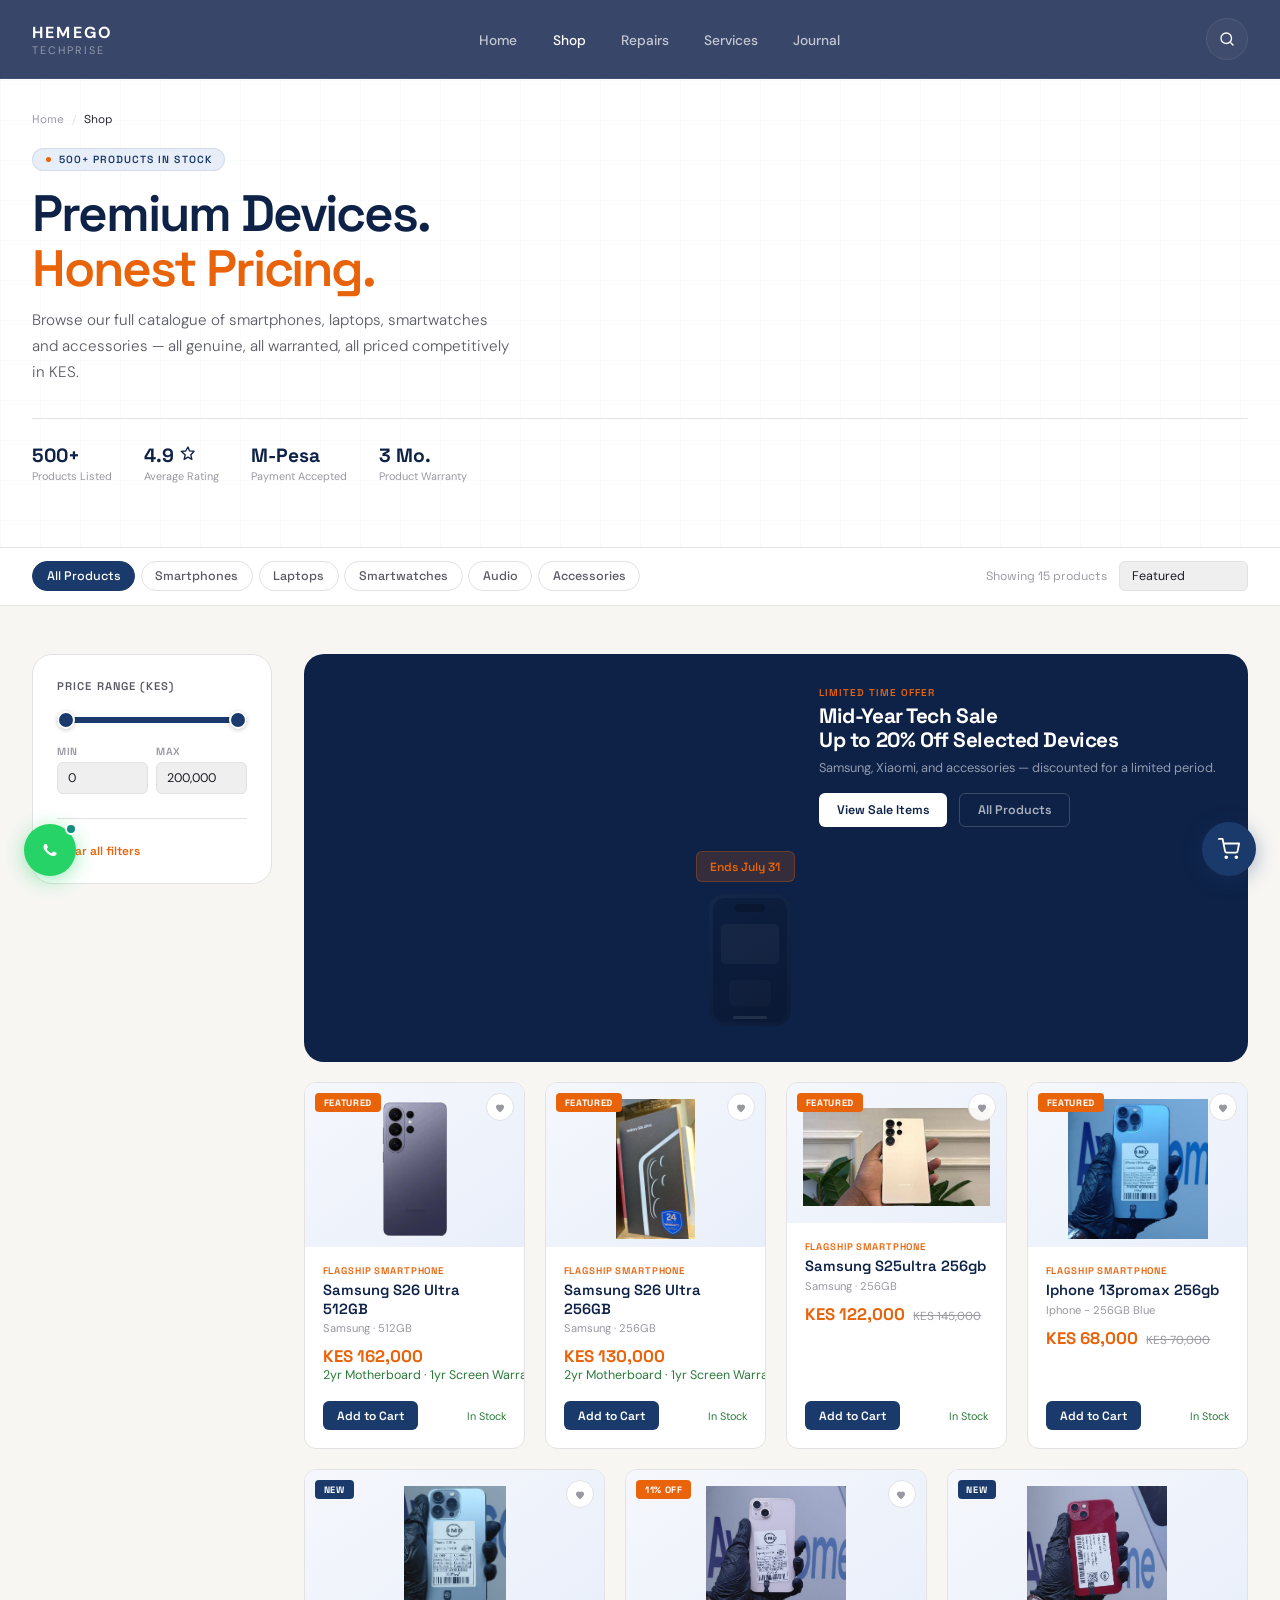
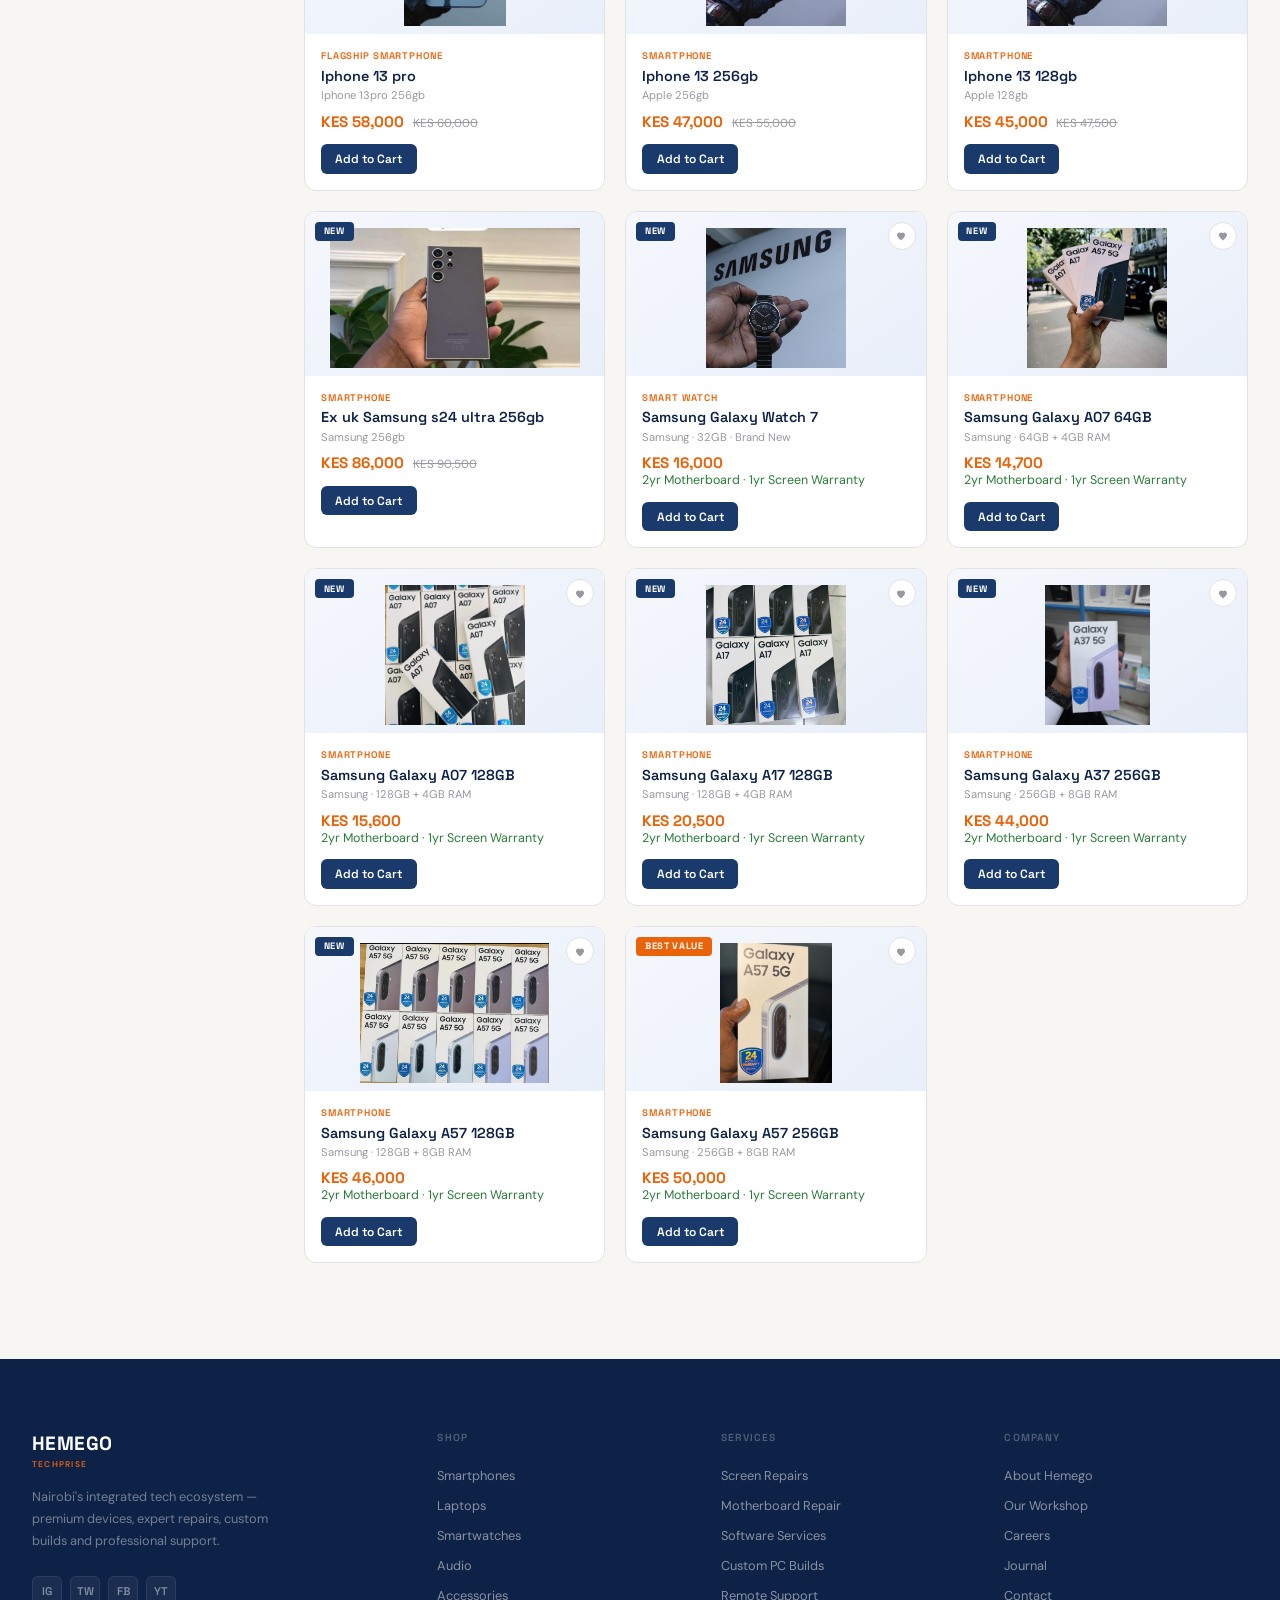
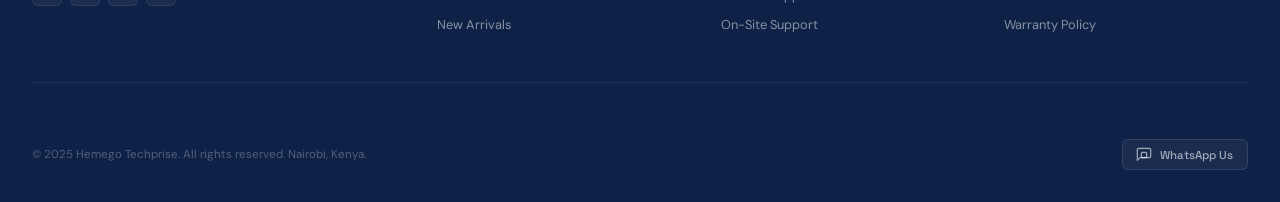
<file: shop.html>
<!DOCTYPE html>
<html lang="en">

<head>
  <meta charset="UTF-8">
  <meta name="viewport" content="width=device-width, initial-scale=1.0">
  <title>Shop - HEMEGO TECHPRISE</title>
  <link
    href="https://fonts.googleapis.com/css2?family=Space+Grotesk:wght@300;400;500;600;700&family=DM+Sans:ital,opsz,wght@0,9..40,300;0,9..40,400;0,9..40,500;1,9..40,300&display=swap"
    rel="stylesheet">
  <link rel="stylesheet" href="css/index.css">
  <link rel="stylesheet" href="css/shop.css">
</head>

<body>




  <nav class="top-nav" id="topNav">
    <div class="top-nav-inner">

      <!-- LEFT -->
      <a href="index.html" class="brand">
        <span class="brand-main">HEMEGO</span>
        <span class="brand-sub">Techprise</span>
      </a>

      <!-- CENTER DESKTOP NAV -->
      <ul class="desktop-links">
        <li><a href="index.html">Home</a></li>
        <li><a href="shop.html" class="active">Shop</a></li>
        <li><a href="repairs.html">Repairs</a></li>
        <li><a href="services.html">Services</a></li>
        <li><a href="journal.html">Journal</a></li>
      </ul>

      <!-- RIGHT -->
      <div class="nav-right">

        <!-- Desktop search button — hidden on mobile (<=768px) -->
        <button class="nav-circle-btn nav-search-btn" id="desktopSearchBtn" aria-label="Search">
          <svg viewBox="0 0 24 24" fill="none">
            <circle cx="11" cy="11" r="7" stroke="currentColor" stroke-width="1.8" />
            <path d="M20 20L17 17" stroke="currentColor" stroke-width="1.8" stroke-linecap="round" />
          </svg>
        </button>

        <!-- Cart button — shown always on desktop; replaces search btn on mobile (<=768px) -->
        <button class="nav-circle-btn nav-cart-btn" id="navCartBtn" onclick="toggleCart()" aria-label="Open cart">
          <svg viewBox="0 0 24 24" fill="none">
            <path d="M3 5h2l2.2 10.2a1 1 0 0 0 1 .8h8.8a1 1 0 0 0 1-.8L20 8H7" stroke="currentColor" stroke-width="1.8"
              stroke-linecap="round" stroke-linejoin="round" />
            <circle cx="10" cy="20" r="1" fill="currentColor" />
            <circle cx="18" cy="20" r="1" fill="currentColor" />
          </svg>
          <span class="nav-cart-badge" id="navCartBadge"></span>
        </button>

        <a href="https://wa.me/254703768321" class="wa-nav-btn">
          WhatsApp
        </a>

        <!-- HAMBURGER -->
        <button class="hamburger-btn" id="hamburgerBtn" onclick="toggleDrawer()" aria-label="Open menu">
          <span></span>
          <span></span>
          <span></span>
        </button>

      </div>

    </div>
  </nav>

  <!-- =========================
MOBILE DRAWER
========================= -->

  <div class="mobile-drawer-overlay" id="drawerOverlay" onclick="toggleDrawer()"></div>

  <aside class="mobile-drawer" id="mobileDrawer">

    <div class="drawer-top">
      <div>
        <div class="drawer-brand">HEMEGO</div>
        <div class="drawer-sub">Techprise</div>
      </div>

      <button class="drawer-close" id="drawerClose" aria-label="Close menu">&times;</button>
    </div>

    <div class="drawer-section">
      <div class="drawer-label">Navigation</div>

      <a href="index.html">Home</a>
      <a href="shop.html">Shop</a>
      <a href="repairs.html">Repairs</a>
      <a href="services.html">Services</a>
      <a href="journal.html">Journal</a>
    </div>

    <div class="drawer-section">
      <div class="drawer-label">Categories</div>

      <a href="#">Phones</a>
      <a href="#">Laptops</a>
      <a href="#">Gaming</a>
      <a href="#">Audio</a>
      <a href="#">Accessories</a>
    </div>

    <div class="drawer-section">
      <div class="drawer-label">Support</div>

      <a href="#">Book Repair</a>
      <a href="#">Track Order</a>
      <a href="#">Contact</a>
    </div>

  </aside>

    <!-- MOBILE FILTER DRAWER -->
    <div class="filter-drawer-overlay" id="filterDrawerOverlay"></div>

    <aside class="filter-drawer" id="filterDrawer">
      <div class="filter-drawer-header">
        <div class="filter-drawer-title">Filters</div>
        <button class="filter-drawer-close" id="filterDrawerClose" aria-label="Close filters">&times;</button>
      </div>
      <div class="filter-drawer-body">
        <!-- Filter Tabs -->
        <div class="filter-drawer-section">
          <div class="filter-drawer-section-title">Categories</div>
          <div class="filter-drawer-tabs">
            <button class="ftab active" onclick="setTab(this,'all'); closeFilterDrawer()">All Products</button>
            <button class="ftab" onclick="setTab(this,'phones'); closeFilterDrawer()">Smartphones</button>
            <button class="ftab" onclick="setTab(this,'laptops'); closeFilterDrawer()">Laptops</button>
            <button class="ftab" onclick="setTab(this,'watches'); closeFilterDrawer()">Smartwatches</button>
            <button class="ftab" onclick="setTab(this,'audio'); closeFilterDrawer()">Audio</button>
            <button class="ftab" onclick="setTab(this,'accessories'); closeFilterDrawer()">Accessories</button>
          </div>
        </div>

        <div class="filter-drawer-divider"></div>

        <!-- Price Range -->
        <div class="filter-drawer-section">
          <div class="filter-drawer-section-title">Price Range (KES)</div>
          <div class="price-range">
            <div class="range-slider">
              <div class="slider-track" id="mobileSliderTrack"></div>
              <input type="range" class="range-min" id="mobileRangeMin" min="0" max="200000" value="0" step="1000" aria-label="Minimum price">
              <input type="range" class="range-max" id="mobileRangeMax" min="0" max="200000" value="200000" step="1000" aria-label="Maximum price">
            </div>
            <div class="price-inputs">
              <div class="price-field">
                <span class="price-field-label">Min</span>
                <input type="text" class="price-input" id="mobilePriceMin" value="0" placeholder="0" inputmode="numeric">
              </div>
              <div class="price-field">
                <span class="price-field-label">Max</span>
                <input type="text" class="price-input" id="mobilePriceMax" value="200,000" placeholder="200,000" inputmode="numeric">
              </div>
            </div>
          </div>
        </div>

        <div class="filter-drawer-divider"></div>

        <!-- Clear Filters -->
        <button class="filter-drawer-clear" onclick="clearFilters(); closeFilterDrawer()">Clear all filters</button>
      </div>
    </aside>

    <!-- BOTTOM MOBILE NAV -->
  <nav class="bottom-mobile-nav">
    <a href="index.html" class="bottom-nav-item">
      <svg viewBox="0 0 24 24" fill="none">
        <path d="M3 11L12 4L21 11V20H15V14H9V20H3V11Z" stroke="currentColor" stroke-width="1.8"
          stroke-linejoin="round" />
      </svg>
      <span>Home</span>
    </a>
    <a href="shop.html" class="bottom-nav-item active">
      <svg viewBox="0 0 24 24" fill="none">
        <path d="M3 5h2l2.2 10.2a1 1 0 0 0 1 .8h8.8a1 1 0 0 0 1-.8L20 8H7" stroke="currentColor" stroke-width="1.8"
          stroke-linecap="round" stroke-linejoin="round" />
        <circle cx="10" cy="20" r="1" />
        <circle cx="18" cy="20" r="1" />
      </svg>
      <span>Shop</span>
    </a>
    <button class="bottom-nav-item" id="mobileSearchBtn">
      <svg viewBox="0 0 24 24" fill="none">
        <circle cx="11" cy="11" r="7" stroke="currentColor" stroke-width="1.8" />
        <path d="M20 20L17 17" stroke="currentColor" stroke-width="1.8" stroke-linecap="round" />
      </svg>
      <span>Search</span>
    </button>
    <a href="repairs.html" class="bottom-nav-item">
      <svg viewBox="0 0 24 24" fill="none">
        <path
          d="M14.7 6.3a1 1 0 0 0 0 1.4l1.6 1.6a1 1 0 0 0 1.4 0l3.77-3.77a6 6 0 0 1-7.94 7.94l-6.91 6.91a2.12 2.12 0 0 1-3-3l6.91-6.91a6 6 0 0 1 7.94-7.94l-3.77 3.77z"
          stroke="currentColor" stroke-width="1.8" stroke-linecap="round" stroke-linejoin="round" />
      </svg>
      <span>Repairs</span>
    </a>
    <a href="https://wa.me/254703768321" class="bottom-nav-item" target="_blank">
      <svg viewBox="0 0 24 24" fill="currentColor">
        <path
          d="M17.472 14.382c-.297-.149-1.758-.867-2.03-.967-.273-.099-.471-.148-.67.15-.197.297-.767.966-.94 1.164-.173.199-.347.223-.644.075-.297-.15-1.255-.463-2.39-1.475-.883-.788-1.48-1.761-1.653-2.059-.173-.297-.018-.458.13-.606.134-.133.298-.347.446-.52.149-.174.198-.298.298-.497.099-.198.05-.371-.025-.52-.075-.149-.669-1.612-.916-2.207-.242-.579-.487-.5-.669-.51-.173-.008-.371-.01-.57-.01-.198 0-.52.074-.792.372-.272.297-1.04 1.016-1.04 2.479 0 1.462 1.065 2.875 1.213 3.074.149.198 2.096 3.2 5.077 4.487.709.306 1.262.489 1.694.625.712.227 1.36.195 1.871.118.571-.085 1.758-.719 2.006-1.413.248-.694.248-1.289.173-1.413-.074-.124-.272-.198-.57-.347z" />
      </svg>
      <span>WhatsApp</span>
    </a>
  </nav>

  <!-- PAGE HERO -->
  <div class="page-hero">
    <div class="page-hero-bg"></div>
    <div class="container page-hero-content">
      <div class="breadcrumb">
        <a href="hemego_techprise_v2.html">Home</a>
        <span class="breadcrumb-sep">/</span>
        <span style="color:var(--charcoal)">Shop</span>
      </div>
      <div class="page-eyebrow"><span></span>500+ Products in Stock</div>
      <h1>Premium Devices.<br><em>Honest Pricing.</em></h1>
      <p>Browse our full catalogue of smartphones, laptops, smartwatches and accessories — all genuine, all warranted,
        all priced competitively in KES.</p>
      <div class="page-hero-meta">
        <div class="meta-item"><span class="meta-num">500+</span><span class="meta-label">Products Listed</span></div>
        <div class="meta-item"><span class="meta-num"><span>4.9</span><svg viewBox="0 0 24 24" width="18" height="18"
              fill="none" stroke="currentColor" stroke-width="1.8" stroke-linejoin="round" stroke-linecap="round"
              style="margin-left:.3rem">
              <path d="M12 17.5l-5.2 3 1.5-5.8L3 9.8l5.9-.5L12 4l2.1 5.2 5.9.5-4.3 4.9 1.5 5.8z" />
            </svg></span><span class="meta-label">Average Rating</span></div>
        <div class="meta-item"><span class="meta-num">M-Pesa</span><span class="meta-label">Payment Accepted</span>
        </div>
        <div class="meta-item"><span class="meta-num">3 Mo.</span><span class="meta-label">Product Warranty</span></div>
      </div>
    </div>
  </div>

  <!-- FILTER BAR -->
  <div class="filter-bar">
    <div class="container">
      <div class="filter-inner">
        <div class="filter-tabs">
          <button class="ftab active" onclick="setTab(this,'all')">All Products</button>
          <button class="ftab" onclick="setTab(this,'phones')">Smartphones</button>
          <button class="ftab" onclick="setTab(this,'laptops')">Laptops</button>
          <button class="ftab" onclick="setTab(this,'watches')">Smartwatches</button>
          <button class="ftab" onclick="setTab(this,'audio')">Audio</button>
          <button class="ftab" onclick="setTab(this,'accessories')">Accessories</button>
        </div>
        <div class="filter-right">
          <span class="filter-count" id="filterCount">Showing 12 of 48</span>
          <select class="filter-sort" onchange="sortProducts(this.value)">
            <option value="featured">Featured</option>
            <option value="price-asc">Price: Low to High</option>
            <option value="price-desc">Price: High to Low</option>
            <option value="newest">Newest First</option>
            <option value="rating">Best Rated</option>
          </select>
          <button class="filter-mobile-btn" id="mobileFilterBtn" aria-label="Open filters">
            <svg viewBox="0 0 24 24" fill="none" stroke="currentColor" stroke-width="2" stroke-linecap="round" stroke-linejoin="round" width="20" height="20">
              <line x1="4" y1="6" x2="20" y2="6"></line>
              <line x1="4" y1="12" x2="20" y2="12"></line>
              <line x1="4" y1="18" x2="20" y2="18"></line>
            </svg>
            <span>Filters</span>
          </button>
        </div>
      </div>
    </div>
  </div>

  <div class="container">
    <div class="shop-layout">

      <!-- SIDEBAR -->
      <aside class="sidebar">
        <div>
          <div class="sidebar-section-title">Price Range (KES)</div>
          <div class="price-range">
            <div class="range-slider">
              <div class="slider-track" id="sliderTrack"></div>
              <input type="range" class="range-min" id="rangeMin" min="0" max="200000" value="0" step="1000" aria-label="Minimum price">
              <input type="range" class="range-max" id="rangeMax" min="0" max="200000" value="200000" step="1000" aria-label="Maximum price">
            </div>
            <div class="price-inputs">
              <div class="price-field">
                <span class="price-field-label">Min</span>
                <input type="text" class="price-input" id="priceMin" value="0" placeholder="0" inputmode="numeric">
              </div>
              <div class="price-field">
                <span class="price-field-label">Max</span>
                <input type="text" class="price-input" id="priceMax" value="200,000" placeholder="200,000" inputmode="numeric">
              </div>
            </div>
          </div>
        </div>
        <div class="sidebar-divider"></div>
        <button class="sidebar-clear" onclick="clearFilters()">Clear all filters</button>
      </aside>

      <!-- PRODUCT GRID -->
      <div>

        <!-- Promo banner -->
        <div class="promo-banner fade-up">
          <div class="promo-banner-bg"></div>
          <div>
            <div class="promo-eyebrow">Limited Time Offer</div>
            <div class="promo-title">Mid-Year Tech Sale<br>Up to 20% Off Selected Devices</div>
            <div class="promo-sub">Samsung, Xiaomi, and accessories — discounted for a limited period.</div>
            <div class="promo-ctas">
              <button class="btn-white" style="font-size:.78rem;padding:.5rem 1.1rem">View Sale Items</button>
              <button class="btn-ghost-white" style="font-size:.78rem;padding:.5rem 1.1rem">All Products</button>
            </div>
          </div>
          <div class="promo-right">
            <div class="promo-badge">Ends July 31</div>
            <svg width="90" height="140" viewBox="0 0 90 140" fill="none" opacity=".5">
              <rect x="4" y="4" width="82" height="132" rx="16" fill="url(#pbg)" />
              <rect x="8" y="8" width="74" height="124" rx="12" fill="url(#psc)" />
              <rect x="30" y="14" width="30" height="8" rx="4" fill="#050d1a" />
              <rect x="16" y="34" width="58" height="40" rx="5" fill="rgba(255,255,255,.07)" />
              <rect x="24" y="90" width="42" height="26" rx="5" fill="rgba(255,255,255,.04)" />
              <rect x="28" y="126" width="34" height="3" rx="1.5" fill="rgba(255,255,255,.18)" />
              <defs>
                <linearGradient id="pbg" x1="0" y1="0" x2="90" y2="140" gradientUnits="userSpaceOnUse">
                  <stop stop-color="#1c2e50" />
                  <stop offset="1" stop-color="#0a1528" />
                </linearGradient>
                <linearGradient id="psc" x1="0" y1="0" x2="90" y2="140" gradientUnits="userSpaceOnUse">
                  <stop stop-color="#0d1e3c" />
                  <stop offset="1" stop-color="#070f20" />
                </linearGradient>
              </defs>
            </svg>
          </div>
        </div>

        <!-- Featured strip: exactly the featured/hero items -->
        <div class="featured-strip stagger">

          <!-- Samsung S26 Ultra 512GB -->
          <div class="pcard-feat fade-up" id="product-s26-ultra-512gb" data-id="s26-ultra-512gb" data-cat="phones" data-price="162000">
            <div class="pimg">
              <img src="img/s26.png" alt="Samsung S26 Ultra 512GB" style="max-width:100%;height:auto;" />
            </div>
            <span class="pbadge" style="background:var(--orange)">Featured</span>
            <button class="pwishlist"><svg viewBox="0 0 24 24" fill="currentColor">
                <path
                  d="M12 21c-4.5-4-7-6.7-7-9.5 0-2.2 1.8-4 4-4 1.1 0 2.1.5 2.7 1.3.6-.8 1.6-1.3 2.7-1.3 2.2 0 4 1.8 4 4 0 2.8-2.5 5.5-7 9.5z" />
              </svg></button>
            <div class="pbody">
              <div class="ptag">Flagship Smartphone</div>
              <div class="pname">Samsung S26 Ultra 512GB</div>
              <div class="pbrand">Samsung · 512GB</div>
              <div class="pprice">KES 162,000</div>
              <div class="pstock in" style="font-size:0.78rem;margin-bottom:6px;">2yr Motherboard · 1yr Screen Warranty
              </div>
              <div class="pcta">
                <button class="btn-add">Add to Cart</button>
                <span class="pstock in">In Stock</span>
              </div>
            </div>
          </div>

          <!-- Samsung S26 Ultra 256GB -->
          <div class="pcard-feat fade-up" id="product-s26-ultra-256gb" data-id="s26-ultra-256gb" data-cat="phones" data-price="130000">
            <div class="pimg">
              <img src="img/s26ultra.jpeg" alt="Samsung S26 Ultra 256GB" style="max-width:100%;height:auto;" />
            </div>
            <span class="pbadge" style="background:var(--orange)">Featured</span>
            <button class="pwishlist"><svg viewBox="0 0 24 24" fill="currentColor">
                <path
                  d="M12 21c-4.5-4-7-6.7-7-9.5 0-2.2 1.8-4 4-4 1.1 0 2.1.5 2.7 1.3.6-.8 1.6-1.3 2.7-1.3 2.2 0 4 1.8 4 4 0 2.8-2.5 5.5-7 9.5z" />
              </svg></button>
            <div class="pbody">
              <div class="ptag">Flagship Smartphone</div>
              <div class="pname">Samsung S26 Ultra 256GB</div>
              <div class="pbrand">Samsung · 256GB</div>
              <div class="pprice">KES 130,000</div>
              <div class="pstock in" style="font-size:0.78rem;margin-bottom:6px;">2yr Motherboard · 1yr Screen Warranty
              </div>
              <div class="pcta">
                <button class="btn-add">Add to Cart</button>
                <span class="pstock in">In Stock</span>
              </div>
            </div>
          </div>

          <!-- Samsung S25 Ultra -->
          <div class="pcard-feat fade-up" id="product-s25-ultra-256gb" data-id="s25-ultra-256gb" data-cat="phones" data-price="122000">
            <div class="pimg">
              <img src="img/s25ultra.jpeg" alt="Samsung S25ultra 256gb brand new" style="max-width:100%;height:auto;" />
            </div>
            <span class="pbadge" style="background:var(--orange)">Featured</span>
            <button class="pwishlist"><svg viewBox="0 0 24 24" fill="currentColor">
                <path
                  d="M12 21c-4.5-4-7-6.7-7-9.5 0-2.2 1.8-4 4-4 1.1 0 2.1.5 2.7 1.3.6-.8 1.6-1.3 2.7-1.3 2.2 0 4 1.8 4 4 0 2.8-2.5 5.5-7 9.5z" />
              </svg></button>
            <div class="pbody">
              <div class="ptag">Flagship Smartphone</div>
              <div class="pname">Samsung S25ultra 256gb</div>
              <div class="pbrand">Samsung · 256GB</div>
              <div class="pprice">KES 122,000 <span class="pprice-old">KES 145,000</span></div>
              <div class="pcta">
                <button class="btn-add">Add to Cart</button>
                <span class="pstock in">In Stock</span>
              </div>
            </div>
          </div>

          <!-- Hero product card iPhone 13 Pro Max -->
          <div class="pcard-feat fade-up" id="product-iphone-13-promax-256gb" data-id="iphone-13-promax-256gb" data-cat="phones" data-price="68000">
            <div class="pimg">
              <img src="img/img4.jpeg" alt="Iphone 13promax 256gb" style="max-width:100%;height:auto;" />
            </div>
            <span class="pbadge" style="background:var(--orange)">Featured</span>
            <button class="pwishlist"><svg viewBox="0 0 24 24" fill="currentColor">
                <path
                  d="M12 21c-4.5-4-7-6.7-7-9.5 0-2.2 1.8-4 4-4 1.1 0 2.1.5 2.7 1.3.6-.8 1.6-1.3 2.7-1.3 2.2 0 4 1.8 4 4 0 2.8-2.5 5.5-7 9.5z" />
              </svg></button>
            <div class="pbody">
              <div class="ptag">Flagship Smartphone</div>
              <div class="pname">Iphone 13promax 256gb</div>
              <div class="pbrand">Iphone - 256GB Blue</div>
              <div class="pprice">KES 68,000 <span class="pprice-old">KES 70,000</span></div>
              <div class="pcta">
                <button class="btn-add">Add to Cart</button>
                <span class="pstock in">In Stock</span>
              </div>
            </div>
          </div>

        </div>

        <!-- Uniform grid: everything else -->
        <div class="products-grid-uniform stagger" id="productsGrid">

          <!-- iPhone 13 Pro -->
          <div class="pcard-sm fade-up" id="product-iphone-13-pro-256gb" data-id="iphone-13-pro-256gb" data-cat="phones" data-price="58000">
            <div class="pimg">
              <img src="img/img3.jpeg" alt="iphone 13 pro" style="max-width:100%;height:auto;" />
            </div>
            <span class="pbadge pbadge-new">New</span>
            <button class="pwishlist"><svg viewBox="0 0 24 24" fill="currentColor">
                <path
                  d="M12 21c-4.5-4-7-6.7-7-9.5 0-2.2 1.8-4 4-4 1.1 0 2.1.5 2.7 1.3.6-.8 1.6-1.3 2.7-1.3 2.2 0 4 1.8 4 4 0 2.8-2.5 5.5-7 9.5z" />
              </svg></button>
            <div class="pbody">
              <div class="ptag">Flagship Smartphone</div>
              <div class="pname">Iphone 13 pro</div>
              <div class="pbrand">Iphone 13pro 256gb</div>
              <div class="pprice">KES 58,000 <span class="pprice-old">KES 60,000</span></div>
              <div class="pcta"><button class="btn-add">Add to Cart</button></div>
            </div>
          </div>

          <!-- iPhone 13 256GB -->
          <div class="pcard-sm fade-up" id="product-iphone-13-256gb" data-id="iphone-13-256gb" data-cat="phones" data-price="47000">
            <div class="pimg">
              <img src="img/img2.jpeg" alt="Iphone 13 256gb" style="max-width:100%;height:auto;" />
            </div>
            <span class="pbadge" style="background:var(--orange)">11% Off</span>
            <button class="pwishlist"><svg viewBox="0 0 24 24" fill="currentColor">
                <path
                  d="M12 21c-4.5-4-7-6.7-7-9.5 0-2.2 1.8-4 4-4 1.1 0 2.1.5 2.7 1.3.6-.8 1.6-1.3 2.7-1.3 2.2 0 4 1.8 4 4 0 2.8-2.5 5.5-7 9.5z" />
              </svg></button>
            <div class="pbody">
              <div class="ptag">Smartphone</div>
              <div class="pname">Iphone 13 256gb</div>
              <div class="pbrand">Apple 256gb</div>
              <div class="pprice">KES 47,000 <span class="pprice-old">KES 55,000</span></div>
              <div class="pcta"><button class="btn-add">Add to Cart</button></div>
            </div>
          </div>

          <!-- iPhone 13 128GB -->
          <div class="pcard-sm fade-up" id="product-iphone-13-128gb" data-id="iphone-13-128gb" data-cat="phones" data-price="45000">
            <div class="pimg">
              <img src="img/img1.jpeg" alt="Iphone 13 128gb" style="max-width:100%;height:auto;" />
            </div>
            <span class="pbadge pbadge-new">New</span>
            <div class="pbody">
              <div class="ptag">Smartphone</div>
              <div class="pname">Iphone 13 128gb</div>
              <div class="pbrand">Apple 128gb</div>
              <div class="pprice">KES 45,000 <span class="pprice-old">KES 47,500</span></div>
              <div class="pcta"><button class="btn-add">Add to Cart</button></div>
            </div>
          </div>

          <!-- Samsung S24 Ultra -->
          <div class="pcard-sm fade-up" id="product-samsung-s24-ultra-256gb" data-id="samsung-s24-ultra-256gb" data-cat="phones" data-price="86000">
            <div class="pimg">
              <img src="img/s24ultra.jpeg" alt="Ex uk Samsung s24 ultra 256gb" style="max-width:100%;height:auto;" />
            </div>
            <span class="pbadge pbadge-new">New</span>
            <div class="pbody">
              <div class="ptag">Smartphone</div>
              <div class="pname">Ex uk Samsung s24 ultra 256gb</div>
              <div class="pbrand">Samsung 256gb</div>
              <div class="pprice">KES 86,000 <span class="pprice-old">KES 90,500</span></div>
              <div class="pcta"><button class="btn-add">Add to Cart</button></div>
            </div>
          </div>

          <!-- Samsung Galaxy Watch 7 -->
          <div class="pcard-sm fade-up" id="product-samsung-galaxy-watch-7" data-id="samsung-galaxy-watch-7" data-cat="watches" data-price="16000">
            <div class="pimg">
              <img src="img/galaxy7.jpeg" alt="Samsung Galaxy Watch 7" style="max-width:100%;height:auto;" />
            </div>
            <span class="pbadge pbadge-new">New</span>
            <button class="pwishlist"><svg viewBox="0 0 24 24" fill="currentColor">
                <path
                  d="M12 21c-4.5-4-7-6.7-7-9.5 0-2.2 1.8-4 4-4 1.1 0 2.1.5 2.7 1.3.6-.8 1.6-1.3 2.7-1.3 2.2 0 4 1.8 4 4 0 2.8-2.5 5.5-7 9.5z" />
              </svg></button>
            <div class="pbody">
              <div class="ptag">Smart Watch</div>
              <div class="pname">Samsung Galaxy Watch 7</div>
              <div class="pbrand">Samsung · 32GB · Brand New</div>
              <div class="pprice">KES 16,000</div>
              <div class="pstock in" style="font-size:0.78rem;margin-bottom:6px;">2yr Motherboard · 1yr Screen Warranty
              </div>
              <div class="pcta"><button class="btn-add">Add to Cart</button></div>
            </div>
          </div>

          <!-- Samsung A07 64+4GB -->
          <div class="pcard-sm fade-up" id="product-samsung-galaxy-a07-64gb" data-id="samsung-galaxy-a07-64gb" data-cat="phones" data-price="14700">
            <div class="pimg">
              <img src="img/ao7.jpeg" alt="Samsung Galaxy A07 64GB" style="max-width:100%;height:auto;" />
            </div>
            <span class="pbadge pbadge-new">New</span>
            <button class="pwishlist"><svg viewBox="0 0 24 24" fill="currentColor">
                <path
                  d="M12 21c-4.5-4-7-6.7-7-9.5 0-2.2 1.8-4 4-4 1.1 0 2.1.5 2.7 1.3.6-.8 1.6-1.3 2.7-1.3 2.2 0 4 1.8 4 4 0 2.8-2.5 5.5-7 9.5z" />
              </svg></button>
            <div class="pbody">
              <div class="ptag">Smartphone</div>
              <div class="pname">Samsung Galaxy A07 64GB</div>
              <div class="pbrand">Samsung · 64GB + 4GB RAM</div>
              <div class="pprice">KES 14,700</div>
              <div class="pstock in" style="font-size:0.78rem;margin-bottom:6px;">2yr Motherboard · 1yr Screen Warranty
              </div>
              <div class="pcta"><button class="btn-add">Add to Cart</button></div>
            </div>
          </div>

          <!-- Samsung A07 128+4GB -->
          <div class="pcard-sm fade-up" id="product-samsung-galaxy-a07-128gb" data-id="samsung-galaxy-a07-128gb" data-cat="phones" data-price="15600">
            <div class="pimg">
              <img src="img/ao72.jpeg" alt="Samsung Galaxy A07 128GB" style="max-width:100%;height:auto;" />
            </div>
            <span class="pbadge pbadge-new">New</span>
            <button class="pwishlist"><svg viewBox="0 0 24 24" fill="currentColor">
                <path
                  d="M12 21c-4.5-4-7-6.7-7-9.5 0-2.2 1.8-4 4-4 1.1 0 2.1.5 2.7 1.3.6-.8 1.6-1.3 2.7-1.3 2.2 0 4 1.8 4 4 0 2.8-2.5 5.5-7 9.5z" />
              </svg></button>
            <div class="pbody">
              <div class="ptag">Smartphone</div>
              <div class="pname">Samsung Galaxy A07 128GB</div>
              <div class="pbrand">Samsung · 128GB + 4GB RAM</div>
              <div class="pprice">KES 15,600</div>
              <div class="pstock in" style="font-size:0.78rem;margin-bottom:6px;">2yr Motherboard · 1yr Screen Warranty
              </div>
              <div class="pcta"><button class="btn-add">Add to Cart</button></div>
            </div>
          </div>

          <!-- Samsung A17 128+4GB -->
          <div class="pcard-sm fade-up" id="product-samsung-galaxy-a17-128gb" data-id="samsung-galaxy-a17-128gb" data-cat="phones" data-price="20500">
            <div class="pimg">
              <img src="img/a17.jpeg" alt="Samsung Galaxy A17 128GB" style="max-width:100%;height:auto;" />
            </div>
            <span class="pbadge pbadge-new">New</span>
            <button class="pwishlist"><svg viewBox="0 0 24 24" fill="currentColor">
                <path
                  d="M12 21c-4.5-4-7-6.7-7-9.5 0-2.2 1.8-4 4-4 1.1 0 2.1.5 2.7 1.3.6-.8 1.6-1.3 2.7-1.3 2.2 0 4 1.8 4 4 0 2.8-2.5 5.5-7 9.5z" />
              </svg></button>
            <div class="pbody">
              <div class="ptag">Smartphone</div>
              <div class="pname">Samsung Galaxy A17 128GB</div>
              <div class="pbrand">Samsung · 128GB + 4GB RAM</div>
              <div class="pprice">KES 20,500</div>
              <div class="pstock in" style="font-size:0.78rem;margin-bottom:6px;">2yr Motherboard · 1yr Screen Warranty
              </div>
              <div class="pcta"><button class="btn-add">Add to Cart</button></div>
            </div>
          </div>

          <!-- Samsung A37 256+8GB -->
          <div class="pcard-sm fade-up" id="product-samsung-galaxy-a37-256gb" data-id="samsung-galaxy-a37-256gb" data-cat="phones" data-price="44000">
            <div class="pimg">
              <img src="img/a37.jpeg" alt="Samsung Galaxy A37 256GB" style="max-width:100%;height:auto;" />
            </div>
            <span class="pbadge pbadge-new">New</span>
            <button class="pwishlist"><svg viewBox="0 0 24 24" fill="currentColor">
                <path
                  d="M12 21c-4.5-4-7-6.7-7-9.5 0-2.2 1.8-4 4-4 1.1 0 2.1.5 2.7 1.3.6-.8 1.6-1.3 2.7-1.3 2.2 0 4 1.8 4 4 0 2.8-2.5 5.5-7 9.5z" />
              </svg></button>
            <div class="pbody">
              <div class="ptag">Smartphone</div>
              <div class="pname">Samsung Galaxy A37 256GB</div>
              <div class="pbrand">Samsung · 256GB + 8GB RAM</div>
              <div class="pprice">KES 44,000</div>
              <div class="pstock in" style="font-size:0.78rem;margin-bottom:6px;">2yr Motherboard · 1yr Screen Warranty
              </div>
              <div class="pcta"><button class="btn-add">Add to Cart</button></div>
            </div>
          </div>

          <!-- Samsung A57 128+8GB -->
          <div class="pcard-sm fade-up" id="product-samsung-galaxy-a57-128gb" data-id="samsung-galaxy-a57-128gb" data-cat="phones" data-price="46000">
            <div class="pimg">
              <img src="img/a57.jpeg" alt="Samsung Galaxy A57 128GB" style="max-width:100%;height:auto;" />
            </div>
            <span class="pbadge pbadge-new">New</span>
            <button class="pwishlist"><svg viewBox="0 0 24 24" fill="currentColor">
                <path
                  d="M12 21c-4.5-4-7-6.7-7-9.5 0-2.2 1.8-4 4-4 1.1 0 2.1.5 2.7 1.3.6-.8 1.6-1.3 2.7-1.3 2.2 0 4 1.8 4 4 0 2.8-2.5 5.5-7 9.5z" />
              </svg></button>
            <div class="pbody">
              <div class="ptag">Smartphone</div>
              <div class="pname">Samsung Galaxy A57 128GB</div>
              <div class="pbrand">Samsung · 128GB + 8GB RAM</div>
              <div class="pprice">KES 46,000</div>
              <div class="pstock in" style="font-size:0.78rem;margin-bottom:6px;">2yr Motherboard · 1yr Screen Warranty
              </div>
              <div class="pcta"><button class="btn-add">Add to Cart</button></div>
            </div>
          </div>

          <!-- Samsung A57 256+8GB -->
          <div class="pcard-sm fade-up" id="product-samsung-galaxy-a57-256gb" data-id="samsung-galaxy-a57-256gb" data-cat="phones" data-price="50000">
            <div class="pimg">
              <img src="img/a572.jpeg" alt="Samsung Galaxy A57 256GB" style="max-width:100%;height:auto;" />
            </div>
            <span class="pbadge" style="background:var(--orange)">Best Value</span>
            <button class="pwishlist"><svg viewBox="0 0 24 24" fill="currentColor">
                <path
                  d="M12 21c-4.5-4-7-6.7-7-9.5 0-2.2 1.8-4 4-4 1.1 0 2.1.5 2.7 1.3.6-.8 1.6-1.3 2.7-1.3 2.2 0 4 1.8 4 4 0 2.8-2.5 5.5-7 9.5z" />
              </svg></button>
            <div class="pbody">
              <div class="ptag">Smartphone</div>
              <div class="pname">Samsung Galaxy A57 256GB</div>
              <div class="pbrand">Samsung · 256GB + 8GB RAM</div>
              <div class="pprice">KES 50,000</div>
              <div class="pstock in" style="font-size:0.78rem;margin-bottom:6px;">2yr Motherboard · 1yr Screen Warranty
              </div>
              <div class="pcta"><button class="btn-add">Add to Cart</button></div>
            </div>
          </div>

        </div><!-- /products-grid -->
      </div>

    </div>
  </div>

  <!-- FOOTER -->
  <footer>
    <div class="container">
      <div class="footer-top">
        <div>
          <div class="fbrand-name">HEMEGO</div>
          <div class="fbrand-sub">Techprise</div>
          <p class="fbrand-desc">Nairobi's integrated tech ecosystem — premium devices, expert repairs, custom builds
            and professional support.</p>
          <div class="fsocials"><button class="fbtn">IG</button><button class="fbtn">TW</button><button
              class="fbtn">FB</button><button class="fbtn">YT</button></div>
        </div>
        <div>
          <div class="fheading">Shop</div>
          <ul class="flinks">
            <li><a href="#">Smartphones</a></li>
            <li><a href="#">Laptops</a></li>
            <li><a href="#">Smartwatches</a></li>
            <li><a href="#">Audio</a></li>
            <li><a href="#">Accessories</a></li>
            <li><a href="#">New Arrivals</a></li>
          </ul>
        </div>
        <div>
          <div class="fheading">Services</div>
          <ul class="flinks">
            <li><a href="repairs.html">Screen Repairs</a></li>
            <li><a href="repairs.html">Motherboard Repair</a></li>
            <li><a href="repairs.html">Software Services</a></li>
            <li><a href="custom-pcs.html">Custom PC Builds</a></li>
            <li><a href="support.html">Remote Support</a></li>
            <li><a href="support.html">On-Site Support</a></li>
          </ul>
        </div>
        <div>
          <div class="fheading">Company</div>
          <ul class="flinks">
            <li><a href="#">About Hemego</a></li>
            <li><a href="#">Our Workshop</a></li>
            <li><a href="#">Careers</a></li>
            <li><a href="#">Journal</a></li>
            <li><a href="support.html">Contact</a></li>
            <li><a href="#">Warranty Policy</a></li>
          </ul>
        </div>
      </div>
      <div class="footer-bottom">
        <div class="fcopy">© 2025 Hemego Techprise. All rights reserved. Nairobi, Kenya.</div>
        <button class="fwa" onclick="openWA('')"><svg viewBox="0 0 24 24" fill="none" stroke="currentColor"
            stroke-width="1.8" stroke-linecap="round" stroke-linejoin="round">
            <path d="M20 2H4a2 2 0 0 0-2 2v16l4-4h14a2 2 0 0 0 2-2V4a2 2 0 0 0-2-2z" />
            <path d="M8 10c0-1.1.9-2 2-2h4c1.1 0 2 .9 2 2v4c0 1.1-.9 2-2 2h-4c-1.1 0-2-.9-2-2v-4z" />
          </svg>WhatsApp Us</button>
      </div>
    </div>
  </footer>

  <!-- Floating Cart & WhatsApp Buttons -->
  <button class="cart-toggle" id="cartToggle" type="button" aria-label="Toggle cart" title="View Cart">
    <svg viewBox="0 0 24 24" fill="none" stroke="currentColor" stroke-width="2" stroke-linecap="round" stroke-linejoin="round">
      <circle cx="9" cy="21" r="1"></circle>
      <circle cx="20" cy="21" r="1"></circle>
      <path d="M1 1h4l2.68 13.39a2 2 0 0 0 2 1.61h9.72a2 2 0 0 0 2-1.61L23 6H6"></path>
    </svg>
    <span class="cart-toggle-badge" id="cartFloatingBadge">0</span>
  </button>

  <div class="cart-panel" id="cartPanel" aria-live="polite">
    <div class="cart-panel-header">
      <div>
        <div class="cart-panel-title">Cart</div>
        <div class="cart-panel-count" id="cartCount">0 items</div>
      </div>
      <button class="cart-panel-close" id="cartPanelClose" aria-label="Close cart">×</button>
    </div>
    <ul class="cart-panel-list" id="cartItems">
      <li class="cart-empty">Your cart is empty. Add a product to begin.</li>
    </ul>
    <div class="cart-panel-total">
      <span>Total</span>
      <span id="cartTotal">KES 0</span>
    </div>
    <div class="cart-panel-actions">
      <button class="btn-secondary" id="clearCartBtn" type="button">Clear Cart</button>
      <button class="btn-primary" id="orderCartBtn" type="button">Order via WhatsApp</button>
    </div>
  </div>

  <button class="float-wa" id="floatWa" onclick="openWA('')" title="WhatsApp Support" aria-label="Chat on WhatsApp">
    <svg viewBox="0 0 24 24" fill="currentColor">
      <path d="M17.472 14.382c-.297-.149-1.758-.867-2.03-.967-.273-.099-.471-.148-.67.15-.197.297-.767.966-.94 1.164-.173.199-.347.223-.644.075-.297-.15-1.255-.463-2.39-1.475-.883-.788-1.48-1.761-1.653-2.059-.173-.297-.018-.458.13-.606.134-.133.298-.347.446-.52.149-.174.198-.298.298-.497.099-.198.05-.371-.025-.52-.075-.149-.669-1.612-.916-2.207-.242-.579-.487-.5-.669-.51-.173-.008-.371-.01-.57-.01-.198 0-.52.074-.792.372-.272.297-1.04 1.016-1.04 2.479 0 1.462 1.065 2.875 1.213 3.074.149.198 2.096 3.2 5.077 4.487.709.306 1.262.489 1.694.625.712.227 1.36.195 1.871.118.571-.085 1.758-.719 2.006-1.413.248-.694.248-1.289.173-1.413-.074-.124-.272-.198-.57-.347z"/>
    </svg>
    <span class="float-wa-ping"></span>
  </button>
  <script src="js/shared.js"></script>
  <script src="js/shop.js"></script>
</body>

</html>
</file>
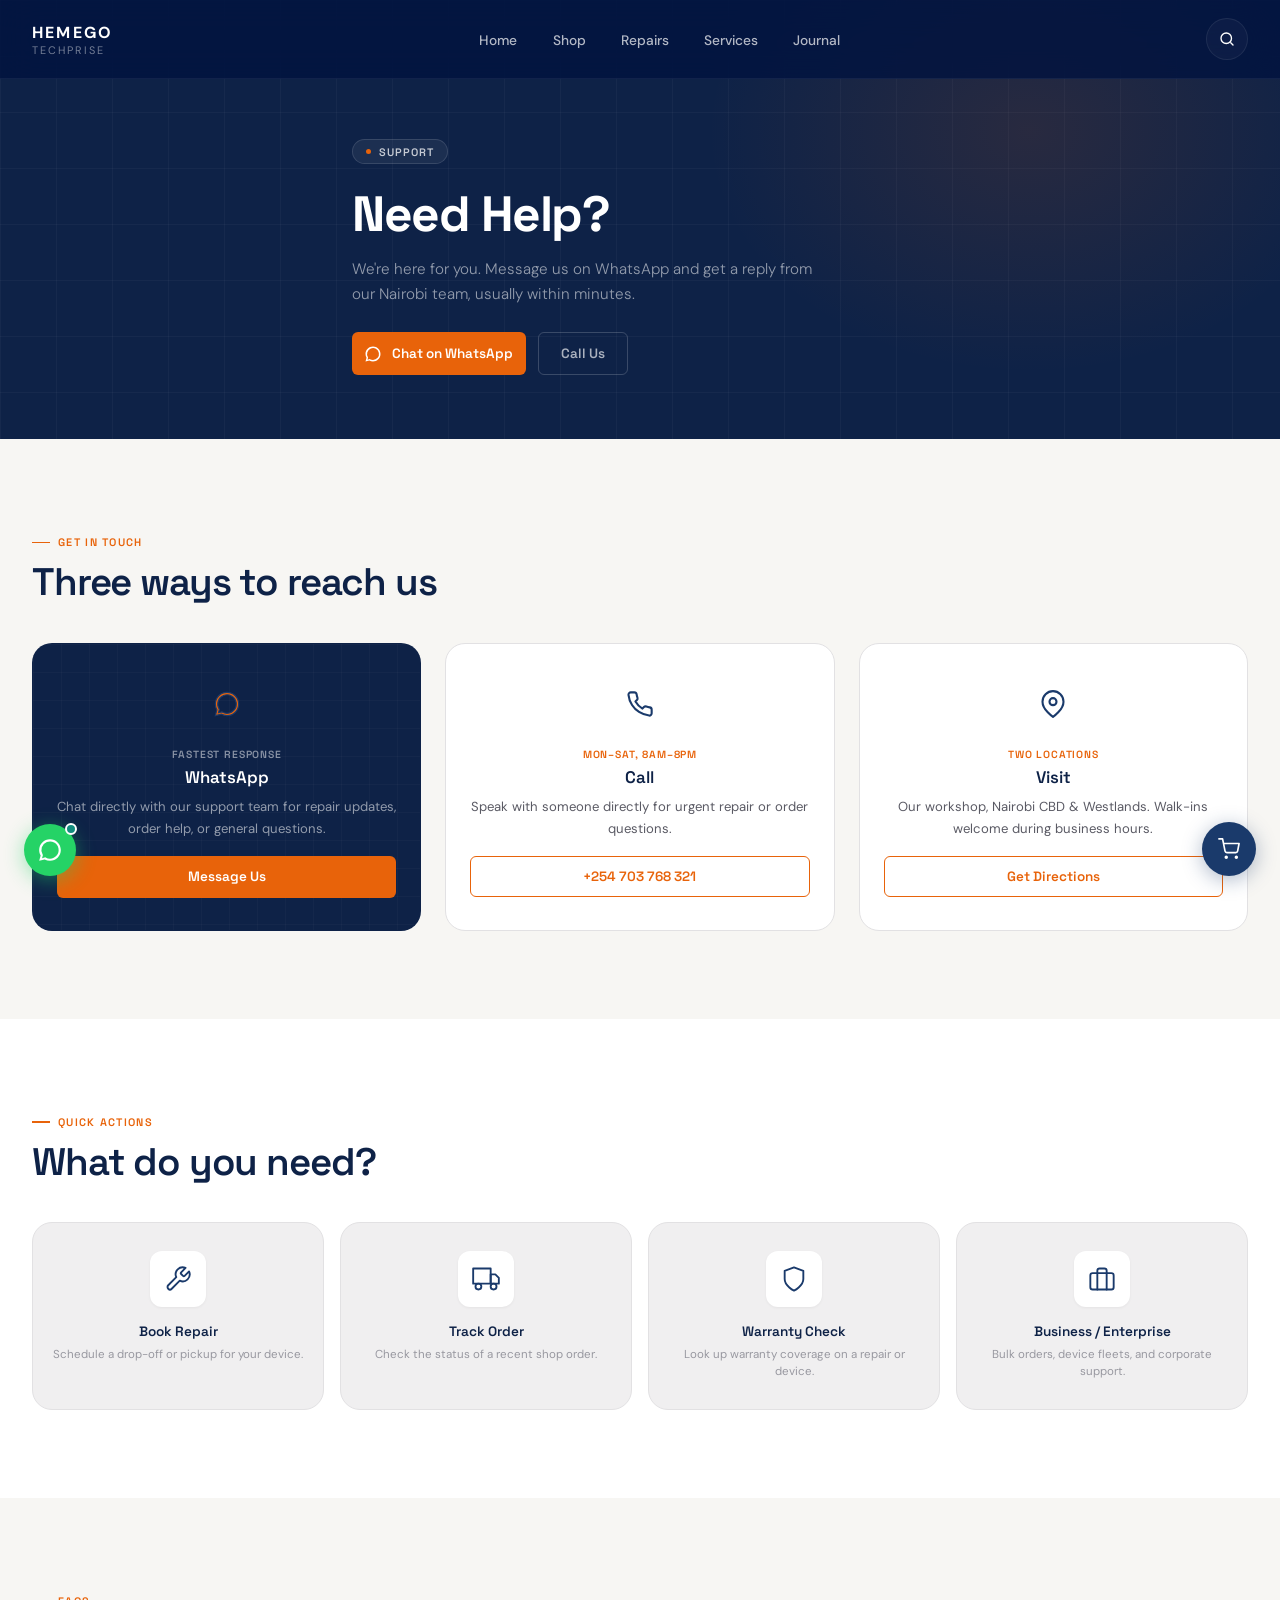
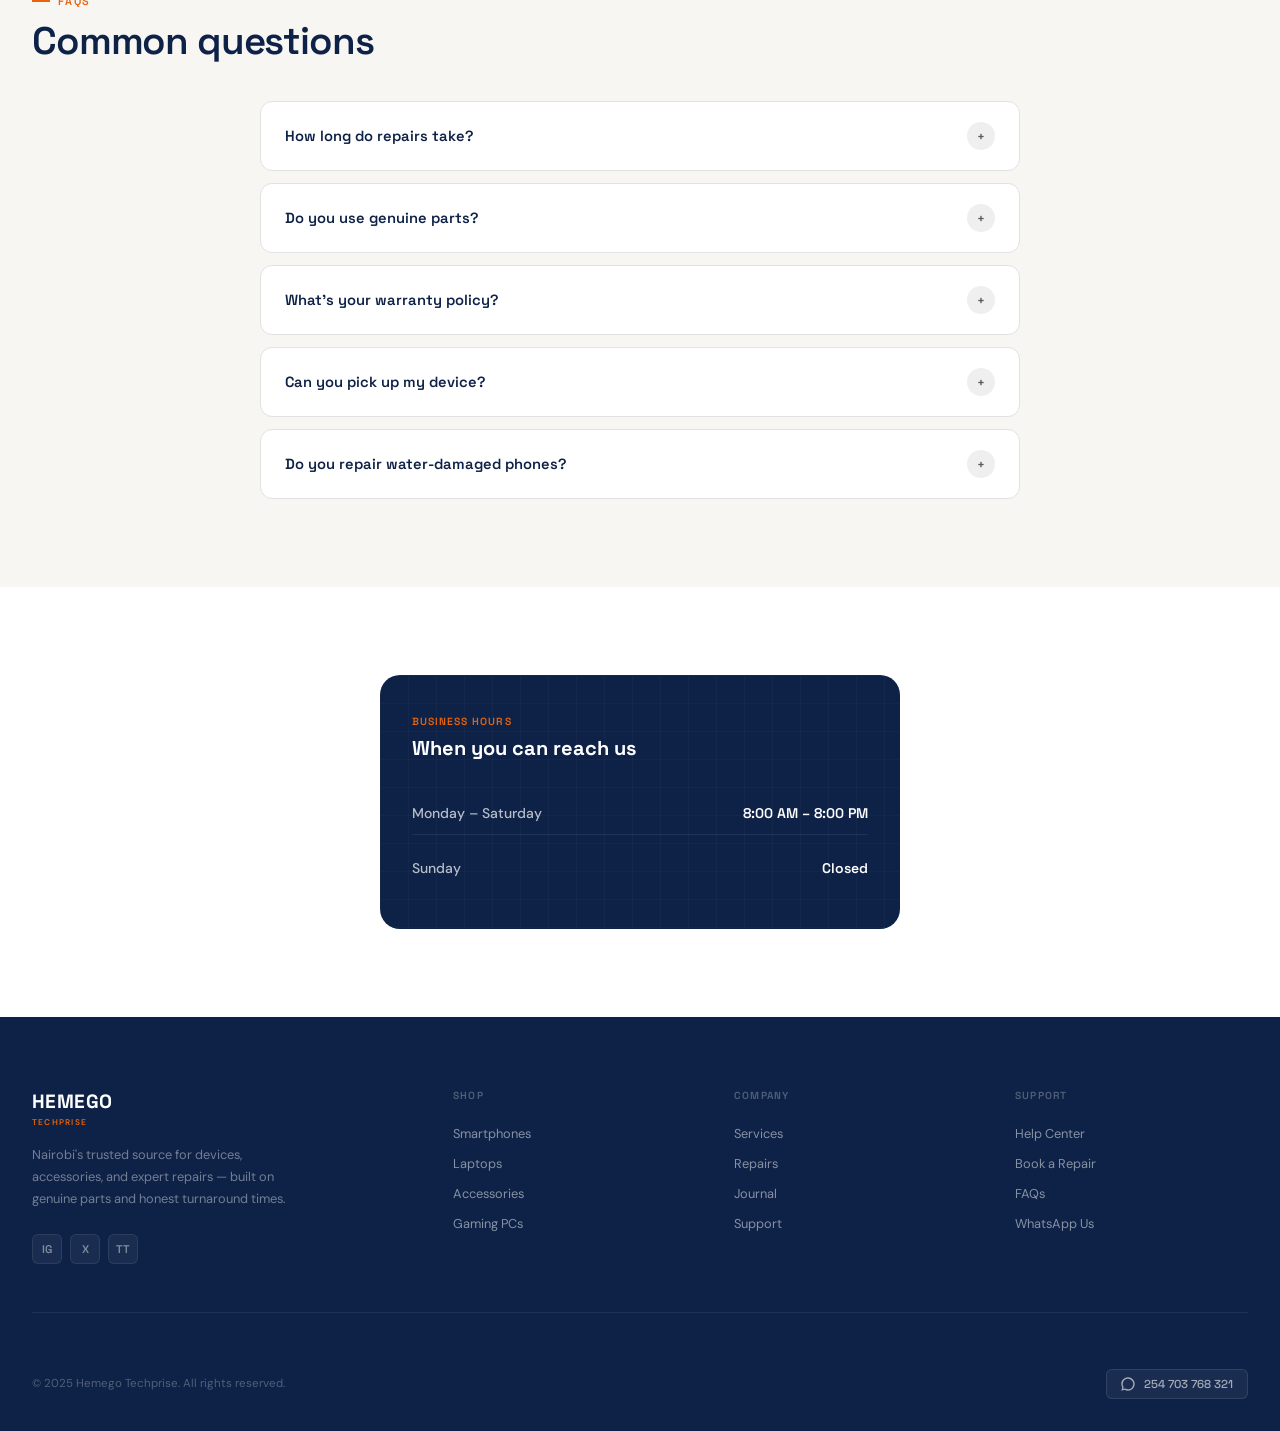
<file: support.html>
<!DOCTYPE html>
<html lang="en">
<head>
  <meta charset="UTF-8">
  <meta name="viewport" content="width=device-width, initial-scale=1.0">
  <title>Support &amp; Help Center | HEMEGO TECHPRISE</title>
  <meta name="description" content="Get help from HEMEGO TECHPRISE — chat on WhatsApp, book a repair, check warranty status, or browse FAQs.">
  <link rel="preconnect" href="https://fonts.googleapis.com">
  <link rel="preconnect" href="https://fonts.gstatic.com" crossorigin>
  <link href="https://fonts.googleapis.com/css2?family=Space+Grotesk:wght@500;600;700&amp;family=DM+Sans:wght@300;400;500;600&amp;display=swap" rel="stylesheet">
  <link rel="stylesheet" href="css/index.css">
  <link rel="stylesheet" href="css/support.css">
</head>
<body>

  <!-- ========== TOP NAV ========== -->
  <nav class="top-nav">
    <div class="top-nav-inner">
      <a href="index.html" class="brand">
        <span class="brand-main">HEMEGO</span>
        <span class="brand-sub">Techprise</span>
      </a>
      <ul class="desktop-links">
        <li><a href="index.html">Home</a></li>
        <li><a href="shop.html">Shop</a></li>
        <li><a href="repairs.html">Repairs</a></li>
        <li><a href="services.html">Services</a></li>
        <li><a href="journal.html">Journal</a></li>
      </ul>
      <div class="nav-right">
        <!-- Desktop search button — hidden on mobile (<=768px) -->
        <button class="nav-circle-btn nav-search-btn" id="desktopSearchBtn" aria-label="Search">
          <svg viewBox="0 0 24 24" fill="none"><circle cx="11" cy="11" r="7" stroke="currentColor" stroke-width="1.8"/><path d="M20 20L17 17" stroke="currentColor" stroke-width="1.8" stroke-linecap="round"/></svg>
        </button>
        <!-- Cart button — replaces search btn on mobile (<=768px) -->
        <button class="nav-circle-btn nav-cart-btn" id="navCartBtn" onclick="toggleCart()" aria-label="Open cart">
          <svg viewBox="0 0 24 24" fill="none">
            <path d="M3 5h2l2.2 10.2a1 1 0 0 0 1 .8h8.8a1 1 0 0 0 1-.8L20 8H7" stroke="currentColor" stroke-width="1.8" stroke-linecap="round" stroke-linejoin="round" />
            <circle cx="10" cy="20" r="1" fill="currentColor" />
            <circle cx="18" cy="20" r="1" fill="currentColor" />
          </svg>
          <span class="nav-cart-badge" id="navCartBadge"></span>
        </button>
        <a href="#" class="wa-nav-btn" onclick="openWA('Hi HEMEGO, I need support.')">Chat on WhatsApp</a>
        <button class="hamburger-btn" id="hamburgerBtn" onclick="toggleDrawer()" aria-label="Open menu">
          <span></span><span></span><span></span>
        </button>
      </div>
    </div>
  </nav>

  <!-- ========== MOBILE DRAWER ========== -->
  <div class="mobile-drawer-overlay" id="drawerOverlay" onclick="toggleDrawer()"></div>
  <aside class="mobile-drawer" id="mobileDrawer">
    <div class="drawer-top">
      <div>
        <div class="drawer-brand">HEMEGO</div>
        <div class="drawer-sub">TECHPRISE</div>
      </div>
      <button class="drawer-close" onclick="toggleDrawer()" aria-label="Close menu">&times;</button>
    </div>
    <div class="drawer-section">
      <div class="drawer-label">Navigation</div>
      <a href="index.html">Home <span>&rarr;</span></a>
      <a href="shop.html">Shop <span>&rarr;</span></a>
      <a href="repairs.html">Repairs <span>&rarr;</span></a>
      <a href="services.html">Services <span>&rarr;</span></a>
      <a href="journal.html">Journal <span>&rarr;</span></a>
    </div>
    <div class="drawer-section">
      <div class="drawer-label">Categories</div>
      <a href="shop.html#phones">Smartphones <span>&rarr;</span></a>
      <a href="shop.html#laptops">Laptops <span>&rarr;</span></a>
      <a href="shop.html#accessories">Accessories <span>&rarr;</span></a>
      <a href="shop.html#gaming">Gaming PCs <span>&rarr;</span></a>
    </div>
    <div class="drawer-section">
      <div class="drawer-label">Support</div>
      <a href="support.html" class="active">Help Center <span>&rarr;</span></a>
      <a href="repairs.html#booking">Book a Repair <span>&rarr;</span></a>
      <a href="#" onclick="openWA('Hi HEMEGO, I need support.')">WhatsApp Us <span>&rarr;</span></a>
    </div>
  </aside>

  <!-- ========== PAGE HERO ========== -->
  <header class="page-hero">
    <div class="container page-hero-inner">
      <div class="page-hero-eyebrow"><span></span>Support</div>
      <h1 class="page-hero-title fade-up">Need Help?</h1>
      <p class="page-hero-sub fade-up">We're here for you. Message us on WhatsApp and get a reply from our Nairobi team, usually within minutes.</p>
      <div class="page-hero-ctas fade-up">
        <button class="btn-wa" style="width:auto; margin-top:0;" onclick="openWA('Hi HEMEGO, I need support.')">
          <svg width="18" height="18" viewBox="0 0 24 24" fill="currentColor"><path d="M12 2C6.48 2 2 6.48 2 12c0 1.85.5 3.58 1.38 5.06L2 22l5.06-1.33A9.94 9.94 0 0 0 12 22c5.52 0 10-4.48 10-10S17.52 2 12 2zm0 18a7.9 7.9 0 0 1-4.03-1.1l-.29-.17-3 .79.8-2.93-.19-.3A7.95 7.95 0 1 1 12 20z"></path></svg>
          Chat on WhatsApp
        </button>
        <a href="tel:+254703768321" class="btn-ghost-white">Call Us</a>
      </div>
    </div>
  </header>

  <!-- ========== CONTACT METHODS ========== -->
  <section class="contact-section">
    <div class="container">
      <div class="section-label">Get In Touch</div>
      <h2 class="section-title fade-up">Three ways to reach us</h2>

      <div class="contact-grid stagger" style="margin-top:2.5rem;">

        <div class="contact-card primary fade-up">
          <div class="contact-icon">
            <svg viewBox="0 0 24 24" fill="#e8630a"><path d="M12 2C6.48 2 2 6.48 2 12c0 1.85.5 3.58 1.38 5.06L2 22l5.06-1.33A9.94 9.94 0 0 0 12 22c5.52 0 10-4.48 10-10S17.52 2 12 2zm0 18a7.9 7.9 0 0 1-4.03-1.1l-.29-.17-3 .79.8-2.93-.19-.3A7.95 7.95 0 1 1 12 20z"></path></svg>
          </div>
          <div class="contact-label">Fastest Response</div>
          <div class="contact-title">WhatsApp</div>
          <p class="contact-desc">Chat directly with our support team for repair updates, order help, or general questions.</p>
          <button class="btn-wa" style="margin-top:0;" onclick="openWA('Hi HEMEGO, I need support.')">Message Us</button>
        </div>

        <div class="contact-card fade-up">
          <div class="contact-icon">
            <svg viewBox="0 0 24 24" fill="none" stroke="#1a3a6b" stroke-width="1.8" stroke-linecap="round" stroke-linejoin="round"><path d="M22 16.92v3a2 2 0 0 1-2.18 2 19.79 19.79 0 0 1-8.63-3.07 19.5 19.5 0 0 1-6-6 19.79 19.79 0 0 1-3.07-8.67A2 2 0 0 1 4.11 2h3a2 2 0 0 1 2 1.72c.127.96.361 1.903.7 2.81a2 2 0 0 1-.45 2.11L8.09 9.91a16 16 0 0 0 6 6l1.27-1.27a2 2 0 0 1 2.11-.45c.907.339 1.85.573 2.81.7A2 2 0 0 1 22 16.92z"></path></svg>
          </div>
          <div class="contact-label">Mon&ndash;Sat, 8am&ndash;8pm</div>
          <div class="contact-title">Call</div>
          <p class="contact-desc">Speak with someone directly for urgent repair or order questions.</p>
          <a href="tel:+254703768321" class="btn-secondary">+254 703 768 321</a>
        </div>

        <div class="contact-card fade-up">
          <div class="contact-icon">
            <svg viewBox="0 0 24 24" fill="none" stroke="#1a3a6b" stroke-width="1.8" stroke-linecap="round" stroke-linejoin="round"><path d="M21 10c0 7-9 13-9 13s-9-6-9-13a9 9 0 0 1 18 0z"></path><circle cx="12" cy="10" r="3"></circle></svg>
          </div>
          <div class="contact-label">Two Locations</div>
          <div class="contact-title">Visit</div>
          <p class="contact-desc">Our workshop, Nairobi CBD &amp; Westlands. Walk-ins welcome during business hours.</p>
          <a href="#" class="btn-secondary">Get Directions</a>
        </div>

      </div>
    </div>
  </section>

  <!-- ========== QUICK ACTIONS ========== -->
  <section class="quick-actions-section">
    <div class="container">
      <div class="section-label">Quick Actions</div>
      <h2 class="section-title fade-up">What do you need?</h2>

      <div class="quick-actions-grid" style="margin-top:2.5rem;">

        <a href="repairs.html#booking" class="qa-block">
          <div class="qa-icon">
            <svg viewBox="0 0 24 24" fill="none" stroke="#1a3a6b" stroke-width="1.6" stroke-linecap="round" stroke-linejoin="round"><path d="M14.7 6.3a1 1 0 0 0 0 1.4l1.6 1.6a1 1 0 0 0 1.4 0l3.77-3.77a6 6 0 0 1-7.94 7.94l-6.91 6.91a2.12 2.12 0 0 1-3-3l6.91-6.91a6 6 0 0 1 7.94-7.94l-3.76 3.76z"></path></svg>
          </div>
          <div class="qa-title">Book Repair</div>
          <div class="qa-desc">Schedule a drop-off or pickup for your device.</div>
        </a>

        <a href="#" class="qa-block">
          <div class="qa-icon">
            <svg viewBox="0 0 24 24" fill="none" stroke="#1a3a6b" stroke-width="1.6" stroke-linecap="round" stroke-linejoin="round"><rect x="1" y="3" width="15" height="13"></rect><polygon points="16 8 20 8 23 11 23 16 16 16 16 8"></polygon><circle cx="5.5" cy="18.5" r="2.5"></circle><circle cx="18.5" cy="18.5" r="2.5"></circle></svg>
          </div>
          <div class="qa-title">Track Order</div>
          <div class="qa-desc">Check the status of a recent shop order.</div>
        </a>

        <a href="#" class="qa-block">
          <div class="qa-icon">
            <svg viewBox="0 0 24 24" fill="none" stroke="#1a3a6b" stroke-width="1.6" stroke-linecap="round" stroke-linejoin="round"><path d="M12 22s8-4 8-10V5l-8-3-8 3v7c0 6 8 10 8 10z"></path></svg>
          </div>
          <div class="qa-title">Warranty Check</div>
          <div class="qa-desc">Look up warranty coverage on a repair or device.</div>
        </a>

        <a href="#" class="qa-block" onclick="openWA('Hi HEMEGO, I would like to discuss a business or enterprise order.'); return false;">
          <div class="qa-icon">
            <svg viewBox="0 0 24 24" fill="none" stroke="#1a3a6b" stroke-width="1.6" stroke-linecap="round" stroke-linejoin="round"><rect x="2" y="7" width="20" height="14" rx="2"></rect><path d="M16 21V5a2 2 0 0 0-2-2h-4a2 2 0 0 0-2 2v16"></path></svg>
          </div>
          <div class="qa-title">Business / Enterprise</div>
          <div class="qa-desc">Bulk orders, device fleets, and corporate support.</div>
        </a>

      </div>
    </div>
  </section>

  <!-- ========== FAQ ========== -->
  <section class="faq-section" id="faq">
    <div class="container">
      <div class="section-label">FAQs</div>
      <h2 class="section-title fade-up">Common questions</h2>

      <div class="faq-list fade-up">

        <div class="faq-item">
          <button class="faq-question" onclick="toggleFaq(this)">
            How long do repairs take?
            <span class="faq-icon">+</span>
          </button>
          <div class="faq-answer">
            <p>Most screen and battery repairs are done within 2&ndash;4 hours. Motherboard-level or water damage repairs typically take 2&ndash;5 working days, depending on parts availability.</p>
          </div>
        </div>

        <div class="faq-item">
          <button class="faq-question" onclick="toggleFaq(this)">
            Do you use genuine parts?
            <span class="faq-icon">+</span>
          </button>
          <div class="faq-answer">
            <p>Yes. We source genuine and OEM-grade parts, and we'll always tell you upfront which option applies to your device before we start work.</p>
          </div>
        </div>

        <div class="faq-item">
          <button class="faq-question" onclick="toggleFaq(this)">
            What's your warranty policy?
            <span class="faq-icon">+</span>
          </button>
          <div class="faq-answer">
            <p>Every repair comes with a warranty covering parts and labor. Warranty length depends on the repair type &mdash; we confirm the exact terms before you approve the job.</p>
          </div>
        </div>

        <div class="faq-item">
          <button class="faq-question" onclick="toggleFaq(this)">
            Can you pick up my device?
            <span class="faq-icon">+</span>
          </button>
          <div class="faq-answer">
            <p>Yes, pickup and drop-off is available within Nairobi. Message us on WhatsApp with your location to arrange a time.</p>
          </div>
        </div>

        <div class="faq-item">
          <button class="faq-question" onclick="toggleFaq(this)">
            Do you repair water-damaged phones?
            <span class="faq-icon">+</span>
          </button>
          <div class="faq-answer">
            <p>We do. Bring the device in as soon as possible without powering it on &mdash; early intervention gives us the best chance of a full recovery.</p>
          </div>
        </div>

      </div>
    </div>
  </section>

  <!-- ========== BUSINESS HOURS ========== -->
  <section class="hours-section">
    <div class="container">
      <div class="hours-card fade-up">
        <div>
          <div class="hours-label">Business Hours</div>
          <div class="hours-title">When you can reach us</div>
        </div>
        <div class="hours-grid">
          <div class="hours-row">
            <div class="hours-day">Monday &ndash; Saturday</div>
            <div class="hours-time">8:00 AM &ndash; 8:00 PM</div>
          </div>
          <div class="hours-row">
            <div class="hours-day">Sunday</div>
            <div class="hours-time">Closed</div>
          </div>
        </div>
      </div>
    </div>
  </section>

  <!-- BOTTOM MOBILE NAV -->
  <nav class="bottom-mobile-nav">
    <a href="index.html" class="bottom-nav-item">
      <svg viewBox="0 0 24 24" fill="none">
        <path d="M3 11L12 4L21 11V20H15V14H9V20H3V11Z" stroke="currentColor" stroke-width="1.8"
          stroke-linejoin="round" />
      </svg>
      <span>Home</span>
    </a>
    <a href="shop.html" class="bottom-nav-item">
      <svg viewBox="0 0 24 24" fill="none">
        <path d="M3 5h2l2.2 10.2a1 1 0 0 0 1 .8h8.8a1 1 0 0 0 1-.8L20 8H7" stroke="currentColor" stroke-width="1.8"
          stroke-linecap="round" stroke-linejoin="round" />
        <circle cx="10" cy="20" r="1" />
        <circle cx="18" cy="20" r="1" />
      </svg>
      <span>Shop</span>
    </a>
    <button class="bottom-nav-item" id="mobileSearchBtn">
      <svg viewBox="0 0 24 24" fill="none">
        <circle cx="11" cy="11" r="7" stroke="currentColor" stroke-width="1.8" />
        <path d="M20 20L17 17" stroke="currentColor" stroke-width="1.8" stroke-linecap="round" />
      </svg>
      <span>Search</span>
    </button>
    <a href="repairs.html" class="bottom-nav-item">
      <svg viewBox="0 0 24 24" fill="none">
        <path
          d="M14.7 6.3a1 1 0 0 0 0 1.4l1.6 1.6a1 1 0 0 0 1.4 0l3.77-3.77a6 6 0 0 1-7.94 7.94l-6.91 6.91a2.12 2.12 0 0 1-3-3l6.91-6.91a6 6 0 0 1 7.94-7.94l-3.77 3.77z"
          stroke="currentColor" stroke-width="1.8" stroke-linecap="round" stroke-linejoin="round" />
      </svg>
      <span>Repairs</span>
    </a>
    <a href="https://wa.me/254703768321?text=Hi%20HEMEGO%2C%20I%20need%20support." class="bottom-nav-item" target="_blank">
      <svg viewBox="0 0 24 24" fill="currentColor">
        <path
          d="M17.472 14.382c-.297-.149-1.758-.867-2.03-.967-.273-.099-.471-.148-.67.15-.197.297-.767.966-.94 1.164-.173.199-.347.223-.644.075-.297-.15-1.255-.463-2.39-1.475-.883-.788-1.48-1.761-1.653-2.059-.173-.297-.018-.458.13-.606.134-.133.298-.347.446-.52.149-.174.198-.298.298-.497.099-.198.05-.371-.025-.52-.075-.149-.669-1.612-.916-2.207-.242-.579-.487-.5-.669-.51-.173-.008-.371-.01-.57-.01-.198 0-.52.074-.792.372-.272.297-1.04 1.016-1.04 2.479 0 1.462 1.065 2.875 1.213 3.074.149.198 2.096 3.2 5.077 4.487.709.306 1.262.489 1.694.625.712.227 1.36.195 1.871.118.571-.085 1.758-.719 2.006-1.413.248-.694.248-1.289.173-1.413-.074-.124-.272-.198-.57-.347z" />
      </svg>
      <span>WhatsApp</span>
    </a>
  </nav>

  <!-- ========== FOOTER ========== -->
  <footer>
    <div class="container">
      <div class="footer-top">
        <div>
          <div class="fbrand-name">HEMEGO</div>
          <div class="fbrand-sub">Techprise</div>
          <p class="fbrand-desc">Nairobi's trusted source for devices, accessories, and expert repairs — built on genuine parts and honest turnaround times.</p>
          <div class="fsocials">
            <a href="#" class="fbtn" aria-label="Instagram">IG</a>
            <a href="#" class="fbtn" aria-label="X">X</a>
            <a href="#" class="fbtn" aria-label="TikTok">TT</a>
          </div>
        </div>
        <div>
          <div class="fheading">Shop</div>
          <ul class="flinks">
            <li><a href="shop.html#phones">Smartphones</a></li>
            <li><a href="shop.html#laptops">Laptops</a></li>
            <li><a href="shop.html#accessories">Accessories</a></li>
            <li><a href="shop.html#gaming">Gaming PCs</a></li>
          </ul>
        </div>
        <div>
          <div class="fheading">Company</div>
          <ul class="flinks">
            <li><a href="services.html">Services</a></li>
            <li><a href="repairs.html">Repairs</a></li>
            <li><a href="journal.html">Journal</a></li>
            <li><a href="support.html">Support</a></li>
          </ul>
        </div>
        <div>
          <div class="fheading">Support</div>
          <ul class="flinks">
            <li><a href="support.html">Help Center</a></li>
            <li><a href="repairs.html#booking">Book a Repair</a></li>
            <li><a href="support.html#faq">FAQs</a></li>
            <li><a href="#" onclick="openWA('Hi HEMEGO, I need support.')">WhatsApp Us</a></li>
          </ul>
        </div>
      </div>
      <div class="footer-bottom">
        <div class="fcopy">&copy; 2025 Hemego Techprise. All rights reserved.</div>
        <button class="fwa" onclick="openWA('Hi HEMEGO, I need support.')">
          <svg width="14" height="14" viewBox="0 0 24 24" fill="currentColor"><path d="M12 2C6.48 2 2 6.48 2 12c0 1.85.5 3.58 1.38 5.06L2 22l5.06-1.33A9.94 9.94 0 0 0 12 22c5.52 0 10-4.48 10-10S17.52 2 12 2zm0 18a7.9 7.9 0 0 1-4.03-1.1l-.29-.17-3 .79.8-2.93-.19-.3A7.95 7.95 0 1 1 12 20z"></path></svg>
          254 703 768 321
        </button>
      </div>
    </div>
  </footer>

  <!-- ========== FLOATING WHATSAPP ========== -->
  <button class="float-wa" onclick="openWA('Hi HEMEGO, I need support.')" aria-label="Chat on WhatsApp">
    <svg width="22" height="22" viewBox="0 0 24 24" fill="#fff"><path d="M12 2C6.48 2 2 6.48 2 12c0 1.85.5 3.58 1.38 5.06L2 22l5.06-1.33A9.94 9.94 0 0 0 12 22c5.52 0 10-4.48 10-10S17.52 2 12 2zm0 18a7.9 7.9 0 0 1-4.03-1.1l-.29-.17-3 .79.8-2.93-.19-.3A7.95 7.95 0 1 1 12 20z"></path></svg>
    <span class="float-wa-ping"></span>
  </button>

  <!-- ========== CART TOGGLE + PANEL ========== -->
  <button class="cart-toggle" onclick="toggleCart()" aria-label="Open cart">
    <svg width="22" height="22" viewBox="0 0 24 24" fill="none" stroke="#fff" stroke-width="1.8" stroke-linecap="round" stroke-linejoin="round"><circle cx="9" cy="21" r="1"></circle><circle cx="20" cy="21" r="1"></circle><path d="M1 1h4l2.68 13.39a2 2 0 0 0 2 1.61h9.72a2 2 0 0 0 2-1.61L23 6H6"></path></svg>
    <span class="cart-toggle-badge" id="cartFloatingBadge">0</span>
  </button>

  <div class="cart-panel" id="cartPanel">
    <div class="cart-panel-header">
      <div>
        <div class="cart-panel-title">Your Cart</div>
        <div class="cart-panel-count" id="cartCountLabel">Items you've added</div>
      </div>
      <button class="cart-panel-close" onclick="toggleCart()" aria-label="Close cart">&times;</button>
    </div>
    <ul class="cart-panel-list" id="cartPanelList"></ul>
    <div class="cart-panel-total">
      <span>Total</span>
      <span id="cartPanelTotal">KES 0</span>
    </div>
    <div class="cart-panel-actions">
      <button class="btn-wa" onclick="checkoutViaWhatsApp()">Checkout on WhatsApp</button>
      <button class="btn-secondary" style="width:100%; justify-content:center;" onclick="toggleCart()">Continue Browsing</button>
    </div>
  </div>

  <script src="js/shared.js"></script>
</body>
</html>
</file>
<file: css/index.css>
*,
*::before,
*::after {
  margin: 0;
  padding: 0;
  box-sizing: border-box
}

:root {
  --blue: #1a3a6b;
  --blue-dark: #0e2247;
  --blue-light: #2d5499;
  --blue-pale: #e8eef7;
  --blue-mid: #4a6fa5;
  --orange: #e8630a;
  --orange-light: #f07a32;
  --orange-pale: #fff0e8;
  --dark-bg: #060d1c;
  --dark-surface: #0b1628;
  --dark-border: rgba(255, 255, 255, .06);
  --white: #ffffff;
  --off-white: #f7f6f3;
  --gray-100: #f0eff0;
  --gray-200: #e2e1e3;
  --gray-400: #9898a0;
  --gray-600: #5a5a64;
  --charcoal: #1c1c22;
  --radius-xs: 4px;
  --radius-sm: 6px;
  --radius: 12px;
  --radius-lg: 20px;
  --shadow-sm: 0 1px 3px rgba(0, 0, 0, .05);
  --shadow: 0 4px 16px rgba(0, 0, 0, .07);
  --shadow-md: 0 8px 32px rgba(0, 0, 0, .10);
  --shadow-lg: 0 20px 60px rgba(0, 0, 0, .14);
}

html {
  scroll-behavior: smooth;
  font-size: 16px
}

body {
  font-family: 'DM Sans', sans-serif;
  background: var(--off-white);
  color: var(--charcoal);
  -webkit-font-smoothing: antialiased;
  overflow-x: hidden
}

/* Global image reset — prevents overflow on all pages */
img {
  max-width: 100%;
  height: auto;
  display: block;
}

h1,
h2,
h3,
h4,
h5 {
  font-family: 'Space Grotesk', sans-serif;
  font-weight: 600;
  letter-spacing: -.02em
}

a {
  text-decoration: none;
  color: inherit
}

::-webkit-scrollbar {
  width: 4px
}

::-webkit-scrollbar-track {
  background: transparent
}

::-webkit-scrollbar-thumb {
  background: var(--blue-mid);
  border-radius: 2px
}

/* UTILITY */
.container {
  max-width: 1280px;
  margin: 0 auto;
  padding: 0 2rem
}

.section-label {
  display: inline-flex;
  align-items: center;
  gap: .5rem;
  font-size: .68rem;
  font-weight: 600;
  letter-spacing: .12em;
  text-transform: uppercase;
  color: var(--orange);
  font-family: 'Space Grotesk', sans-serif;
  margin-bottom: .75rem
}

.section-label::before {
  content: '';
  width: 18px;
  height: 1.5px;
  background: var(--orange)
}

.section-title {
  font-size: clamp(1.6rem, 3vw, 2.4rem);
  color: var(--blue-dark);
  line-height: 1.08;
  letter-spacing: -.03em
}

.section-sub {
  font-size: .9rem;
  color: var(--gray-600);
  margin-top: .5rem;
  line-height: 1.65
}

/* BUTTONS */
.btn-primary {
  display: inline-flex;
  align-items: center;
  gap: .5rem;
  background: var(--blue);
  color: #fff;
  border: none;
  border-radius: var(--radius-sm);
  padding: .72rem 1.4rem;
  font-size: .845rem;
  font-weight: 600;
  cursor: pointer;
  transition: all .22s;
  font-family: 'Space Grotesk', sans-serif;
  text-decoration: none;
  letter-spacing: .01em
}

.btn-primary:hover {
  background: var(--blue-dark);
  transform: translateY(-1px);
  box-shadow: 0 6px 20px rgba(14, 34, 71, .25)
}

.btn-secondary {
  display: inline-flex;
  align-items: center;
  gap: .5rem;
  background: transparent;
  color: var(--orange);
  border: 1.5px solid var(--orange);
  border-radius: var(--radius-sm);
  padding: .68rem 1.3rem;
  font-size: .845rem;
  font-weight: 600;
  cursor: pointer;
  transition: all .22s;
  font-family: 'Space Grotesk', sans-serif;
  text-decoration: none
}

.btn-secondary:hover {
  background: var(--orange-pale);
  transform: translateY(-1px)
}

.btn-white {
  display: inline-flex;
  align-items: center;
  gap: .5rem;
  background: white;
  color: var(--blue-dark);
  border: none;
  border-radius: var(--radius-sm);
  padding: .7rem 1.4rem;
  font-size: .845rem;
  font-weight: 600;
  cursor: pointer;
  font-family: 'Space Grotesk', sans-serif;
  transition: all .2s
}

.btn-white:hover {
  background: var(--off-white);
  transform: translateY(-1px)
}

.btn-ghost-white {
  display: inline-flex;
  align-items: center;
  gap: .5rem;
  background: transparent;
  color: rgba(255, 255, 255, .65);
  border: 1px solid rgba(255, 255, 255, .18);
  border-radius: var(--radius-sm);
  padding: .7rem 1.4rem;
  font-size: .845rem;
  font-weight: 600;
  cursor: pointer;
  font-family: 'Space Grotesk', sans-serif;
  transition: all .2s
}

.btn-ghost-white:hover {
  border-color: rgba(255, 255, 255, .45);
  color: white
}

/* =========================================
TOP NAV
========================================= */

.top-nav {
  position: fixed;
  top: 0;
  left: 0;
  width: 100%;
  z-index: 1000;
  background: rgba(1, 18, 63, 0.78);
  backdrop-filter: blur(18px);
  border-bottom: 1px solid rgba(255, 255, 255, .06);
}

.top-nav-inner {
  max-width: 1400px;
  margin: auto;
  height: 78px;
  padding: 0 2rem;
  display: flex;
  align-items: center;
  justify-content: space-between;
}

.brand {
  display: flex;
  flex-direction: column;
  text-decoration: none;
}

.brand-main {
  font-size: 1rem;
  font-weight: 700;
  letter-spacing: .14em;
  color: #fff;
}

.brand-sub {
  font-size: .68rem;
  color: rgba(255, 255, 255, .45);
  letter-spacing: .18em;
  text-transform: uppercase;
}

.desktop-links {
  display: flex;
  align-items: center;
  gap: 2.2rem;
  list-style: none;
}

.desktop-links a {
  color: rgba(255, 255, 255, .7);
  text-decoration: none;
  font-size: .86rem;
  font-weight: 500;
  transition: .3s;
}

.desktop-links a:hover,
.desktop-links a.active {
  color: #fff;
}

.nav-right {
  display: flex;
  align-items: center;
  gap: .8rem;
}

.nav-circle-btn {
  width: 42px;
  height: 42px;
  border-radius: 50%;
  border: 1px solid rgba(255, 255, 255, .08);
  background: rgba(255, 255, 255, .03);
  display: flex;
  align-items: center;
  justify-content: center;
  color: #fff;
  cursor: pointer;
  transition: .3s;
}

.nav-circle-btn svg {
  width: 18px;
  height: 18px;
}

.nav-circle-btn:hover {
  background: rgba(255, 255, 255, .08);
}

/* Nav cart button — hidden on desktop, shown on mobile (badge version) */
.nav-cart-btn {
  position: relative;
  display: none;
}

.nav-cart-badge {
  position: absolute;
  top: -6px;
  right: -6px;
  background: var(--orange);
  color: white;
  font-size: .62rem;
  font-weight: 700;
  font-family: 'Space Grotesk', sans-serif;
  min-width: 18px;
  height: 18px;
  padding: 0 4px;
  border-radius: 10px;
  display: none;
  align-items: center;
  justify-content: center;
  border: 2px solid rgba(1, 18, 63, 0.78);
  box-shadow: 0 2px 6px rgba(232, 99, 10, 0.45);
  transition: transform 0.25s cubic-bezier(0.175, 0.885, 0.32, 1.275);
}

.nav-cart-badge.bump {
  animation: cartBadgeBump 0.35s ease-out;
}

.wa-nav-btn {
  height: 42px;
  padding: 0 1.1rem;
  border-radius: 999px;
  background: #e8630a;
  color: #fff;
  display: none;
  align-items: center;
  justify-content: center;
  text-decoration: none;
  font-size: .82rem;
  font-weight: 600;
}

.hamburger-btn {
  width: 42px;
  height: 42px;
  border: none;
  background: rgba(255, 255, 255, .03);
  border-radius: 50%;
  display: none;
  flex-direction: column;
  justify-content: center;
  align-items: center;
  gap: 4px;
  cursor: pointer;
  z-index: 1001;
}

.hamburger-btn span {
  width: 16px;
  height: 1.7px;
  background: #fff;
  border-radius: 2px;
  pointer-events: none;
}

/* =========================================
DRAWER & OVERLAY
========================================= */

.mobile-drawer-overlay,
.drawer-overlay {
  position: fixed;
  inset: 0;
  background: rgba(0, 0, 0, .6);
  backdrop-filter: blur(4px);
  -webkit-backdrop-filter: blur(4px);
  z-index: 1200;
  opacity: 0;
  visibility: hidden;
  pointer-events: none;
  transition: opacity .3s ease, visibility .3s ease;
}

.mobile-drawer-overlay.active,
.drawer-overlay.active {
  opacity: 1;
  visibility: visible;
  pointer-events: auto;
}

.mobile-drawer {
  position: fixed;
  top: 0;
  right: -340px;
  width: 320px;
  height: 100vh;
  height: 100dvh;
  background: #07101f;
  z-index: 1300;
  padding: 2rem;
  overflow-y: auto;
  transition: right .35s cubic-bezier(0.4, 0, 0.2, 1);
  border-left: 1px solid rgba(255, 255, 255, .06);
  box-shadow: -10px 0 30px rgba(0, 0, 0, 0.5);
}

.mobile-drawer.active {
  right: 0;
}

@media (min-width: 981px) {
  .hamburger-btn,
  .nav-hamburger,
  .mobile-drawer-overlay,
  .drawer-overlay,
  .mobile-drawer {
    display: none !important;
    visibility: hidden !important;
    opacity: 0 !important;
    pointer-events: none !important;
  }
}

.drawer-top {
  display: flex;
  align-items: center;
  justify-content: space-between;
  margin-bottom: 2rem;
}

.drawer-brand {
  color: #fff;
  font-weight: 700;
  letter-spacing: .14em;
}

.drawer-sub {
  font-size: .7rem;
  color: rgba(255, 255, 255, .4);
}

.drawer-close {
  background: none;
  border: none;
  color: #fff;
  font-size: 2rem;
  cursor: pointer;
}

.drawer-section {
  margin-bottom: 2rem;
}

.drawer-label {
  font-size: .7rem;
  text-transform: uppercase;
  letter-spacing: .16em;
  color: rgba(255, 255, 255, .35);
  margin-bottom: 1rem;
}

.drawer-section a {
  display: flex;
  align-items: center;
  justify-content: space-between;
  padding: 1rem 0;
  color: #fff;
  text-decoration: none;
  border-bottom: 1px solid rgba(255, 255, 255, .06);
  font-size: .92rem;
}

/* =========================================
BOTTOM MOBILE NAV
========================================= */

.bottom-mobile-nav {
  position: fixed;
  bottom: 0;
  left: 0;
  width: 100%;
  height: 72px;
  background: rgba(7, 14, 30, .92);
  backdrop-filter: blur(18px);
  border-top: 1px solid rgba(255, 255, 255, .06);
  display: none;
  align-items: center;
  justify-content: space-around;
  z-index: 1500;
}

.bottom-nav-item {
  background: none;
  border: none;
  text-decoration: none;
  display: flex;
  flex-direction: column;
  align-items: center;
  justify-content: center;
  gap: .35rem;
  color: rgba(255, 255, 255, .65);
  font-size: .68rem;
  cursor: pointer;
}

.bottom-nav-item svg {
  width: 20px;
  height: 20px;
}

.bottom-nav-item.active {
  color: #fff;
}

/* =========================================
RESPONSIVE
========================================= */

@media(max-width:980px) {

  .desktop-links {
    display: none;
  }

  .wa-nav-btn {
    display: none;
  }

  .hamburger-btn,
  .nav-hamburger {
    display: flex !important;
  }

  .mobile-drawer-overlay,
  .drawer-overlay {
    display: block !important;
  }

  .mobile-drawer {
    display: block !important;
  }

  .bottom-mobile-nav {
    display: flex;
  }

  body {
    padding-bottom: 72px;
  }

}

@media(max-width:640px) {

  .top-nav-inner {
    padding: 0 1rem;
  }

  .mobile-drawer {
    width: 100%;
    right: -100%;
  }

  .mobile-drawer.active {
    right: 0 !important;
  }

  /* Products grid — 1 phone per row on mobile */
  .products-grid,
  .products-grid-uniform,
  #productsGrid,
  .featured-strip {
    grid-template-columns: 1fr !important;
  }

  /* Hero — hide right panel, stack CTAs */
  .hero-right {
    display: none;
  }

  .hero-grid {
    grid-template-columns: 1fr;
  }

  .hero-left {
    padding: 2.5rem 1.25rem;
  }

  .hero-ctas {
    flex-direction: column;
    align-items: stretch;
  }

  .hero-ctas a,
  .hero-ctas button {
    width: 100%;
    justify-content: center;
    text-align: center;
  }

  .hero-stats {
    gap: 1.25rem;
    flex-wrap: wrap;
  }

  /* Product image containers — shorter on mobile */
  .pcard-hero .pimg {
    min-height: 200px;
  }

  .pcard-sm .pimg {
    min-height: 140px;
  }

  /* Footer — single column */
  .footer-top {
    grid-template-columns: 1fr !important;
  }

  /* Accessories grid */
  .acc-grid {
    grid-template-columns: 1fr;
  }

  /* Trust grid */
  .trust-grid {
    grid-template-columns: 1fr;
  }
}


/* HERO */
.hero {
  min-height: 100vh;
  padding-top: 66px;
  display: flex;
  align-items: stretch;
  background: #fff;
  overflow: hidden
}

.hero-grid {
  display: grid;
  grid-template-columns: 1fr 1fr;
  width: 100%;
  min-height: calc(100vh - 66px)
}

.hero-left {
  padding: 5rem 3rem 4rem 2rem;
  display: flex;
  flex-direction: column;
  justify-content: center;
  max-width: 680px;
  padding-left: max(2rem, calc((100vw - 1280px)/2 + 2rem))
}

.hero-eyebrow {
  display: inline-flex;
  align-items: center;
  gap: .5rem;
  background: var(--blue-pale);
  border: 1px solid rgba(26, 58, 107, .1);
  border-radius: 40px;
  padding: .28rem .8rem;
  margin-bottom: 1.75rem;
  font-size: .68rem;
  font-weight: 600;
  letter-spacing: .1em;
  text-transform: uppercase;
  color: var(--blue);
  font-family: 'Space Grotesk', sans-serif;
  width: fit-content
}

.hero-eyebrow span {
  width: 5px;
  height: 5px;
  background: var(--orange);
  border-radius: 50%;
  flex-shrink: 0
}

.hero-h1 {
  font-size: clamp(2.6rem, 4.5vw, 4rem);
  line-height: 1.03;
  color: var(--blue-dark);
  margin-bottom: 1.5rem;
  font-weight: 700;
  letter-spacing: -.04em
}

.hero-h1 em {
  font-style: normal;
  color: var(--orange)
}

.hero-sub {
  font-size: .95rem;
  line-height: 1.72;
  color: var(--gray-600);
  max-width: 440px;
  margin-bottom: 2.5rem;
  font-weight: 300
}

.hero-ctas {
  display: flex;
  align-items: center;
  gap: .85rem;
  flex-wrap: wrap
}

.hero-stats {
  display: flex;
  gap: 2rem;
  margin-top: 3rem;
  padding-top: 2rem;
  border-top: 1px solid var(--gray-200)
}

.hero-stat-num {
  font-family: 'Space Grotesk', sans-serif;
  font-size: 1.45rem;
  font-weight: 700;
  color: var(--blue-dark)
}

.hero-stat-label {
  font-size: .68rem;
  color: var(--gray-400);
  margin-top: 2px;
  letter-spacing: .02em
}

.hero-right {
  position: relative;
  background: var(--blue-dark);
  overflow: hidden;
  display: flex;
  align-items: center;
  justify-content: center
}

.hero-right-bg {
  position: absolute;
  inset: 0;
  background:
    radial-gradient(circle at 20% 30%, rgba(255, 255, 255, 0.08), transparent 40%),
    radial-gradient(circle at 80% 70%, rgba(0, 0, 0, 0.25), transparent 55%),
    linear-gradient(145deg, #081a33 0%, #12325f 50%, #1f4a7a 100%);
}

.hero-grid-lines {
  position: absolute;
  inset: 0;
  background-image: linear-gradient(rgba(255, 255, 255, .03) 1px, transparent 1px), linear-gradient(90deg, rgba(255, 255, 255, .03) 1px, transparent 1px);
  background-size: 48px 48px
}

.hero-radial {
  position: absolute;
  bottom: -20%;
  right: -10%;
  width: 60%;
  height: 80%;
  background: radial-gradient(ellipse, rgba(232, 99, 10, .1) 0%, transparent 65%)
}

.hero-stage {
  position: relative;
  z-index: 2;
  width: 100%;
  height: 100%;
  display: flex;
  align-items: center;
  justify-content: center;
  padding: 4rem 2rem
}

.hero-phone-svg {
  filter: drop-shadow(0 36px 72px rgba(0, 0, 0, .7));
  animation: float-main 5.5s ease-in-out infinite;
  width: clamp(220px, 24vw, 320px);
  max-width: 100%;
  height: auto
}

@keyframes float-main {

  0%,
  100% {
    transform: translateY(0) rotate(0deg)
  }

  50% {
    transform: translateY(-16px) rotate(.4deg)
  }
}

.hero-badge {
  position: absolute;
  background: rgba(255, 255, 255, .08);
  backdrop-filter: blur(16px);
  -webkit-backdrop-filter: blur(16px);
  border: 1px solid rgba(255, 255, 255, .14);
  border-radius: var(--radius);
  padding: .6rem .95rem;
  color: white;
  font-family: 'Space Grotesk', sans-serif;
  display: flex;
  flex-direction: column
}

.hero-badge-label {
  font-size: .6rem;
  color: rgba(255, 255, 255, .5);
  letter-spacing: .08em;
  text-transform: uppercase;
  margin-bottom: 2px
}

.hero-badge-value {
  font-size: .82rem;
  font-weight: 600;
  display: inline-flex;
  align-items: center;
  gap: .35rem
}

.hero-badge-value svg {
  width: 1.2rem;
  height: 1.2rem;
  display: block
}

.acc-icon-wrap svg,
.ticon svg,
.fwa svg,
.float-wa svg,
.pstock svg,
.pwishlist svg {
  width: 1.2rem;
  height: 1.2rem;
  display: block
}

.acc-icon-wrap svg {
  width: 1.85rem;
  height: 1.85rem
}

.ticon svg {
  width: 1.6rem;
  height: 1.6rem
}

.pstock svg {
  width: 1rem;
  height: 1rem
}

.fwa svg {
  width: 1rem;
  height: 1rem
}

.float-wa svg {
  width: 1.25rem;
  height: 1.25rem
}

.pwishlist svg {
  width: .9rem;
  height: .9rem
}

.hero-badge-sub {
  font-size: .6rem;
  color: var(--orange);
  margin-top: 1px
}

.badge-watch {
  top: 18%;
  right: 8%;
  animation: bf1 6.5s ease-in-out infinite
}

.badge-earbuds {
  top: 52%;
  left: 6%;
  animation: bf2 7s ease-in-out infinite 1s
}

.badge-repair {
  bottom: 15%;
  right: 10%;
  animation: bf1 5.5s ease-in-out infinite .5s
}

@keyframes bf1 {

  0%,
  100% {
    transform: translateY(0) rotate(-1.5deg)
  }

  50% {
    transform: translateY(-10px) rotate(.5deg)
  }
}

@keyframes bf2 {

  0%,
  100% {
    transform: translateY(0) rotate(1deg)
  }

  50% {
    transform: translateY(-12px) rotate(-.5deg)
  }
}

/* MARQUEE */
.marquee-bar {
  background: var(--blue-dark);
  border-top: 1px solid rgba(255, 255, 255, .05);
  padding: .7rem 0;
  overflow: hidden
}

.marquee-track {
  display: flex;
  animation: marquee 30s linear infinite;
  white-space: nowrap;
  width: max-content
}

.marquee-track:hover {
  animation-play-state: paused
}

@keyframes marquee {
  0% {
    transform: translateX(0)
  }

  100% {
    transform: translateX(-50%)
  }
}

.marquee-item {
  display: inline-flex;
  align-items: center;
  gap: .75rem;
  color: rgba(255, 255, 255, .42);
  font-size: .72rem;
  font-family: 'Space Grotesk', sans-serif;
  letter-spacing: .07em;
  text-transform: uppercase;
  font-weight: 500;
  padding: 0 2rem
}

.m-dot {
  width: 3px;
  height: 3px;
  border-radius: 50%;
  background: var(--orange);
  flex-shrink: 0
}

/* PRODUCTS */
.products-section {
  padding: 5.5rem 0;
  background: var(--off-white)
}

.products-header {
  display: flex;
  align-items: flex-end;
  justify-content: space-between;
  margin-bottom: 2.5rem;
  flex-wrap: wrap;
  gap: 1rem
}

.products-grid {
  display: grid;
  grid-template-columns: 1.75fr 1fr 1fr;
  grid-template-rows: auto auto;
  gap: 1rem;
  align-items: start;
}

.pcard-hero,
.pcard-feat,
.pcard-sm,
.pcard {
  height: fit-content;
  align-self: start;
  break-inside: avoid;
}

.pcard-hero {
  grid-row: 1/3;
  background: #fff;
  border-radius: var(--radius-lg);
  border: 1px solid var(--gray-200);
  overflow: hidden;
  display: flex;
  flex-direction: column;
  transition: all .3s cubic-bezier(.4, 0, .2, 1);
  cursor: pointer;
  position: relative
}

.pcard-hero:hover {
  box-shadow: var(--shadow-md);
  transform: translateY(-3px)
}

.pcard-hero .pimg {
  background: linear-gradient(145deg, #eef2fa 0%, #dce6f5 100%);
  display: flex;
  align-items: flex-end;
  justify-content: center;
  min-height: 290px;
  padding: 2rem 2rem 0;
  overflow: hidden
}

.pcard-sm {
  background: #fff;
  border-radius: var(--radius);
  border: 1px solid var(--gray-200);
  overflow: hidden;
  display: flex;
  flex-direction: column;
  transition: all .25s cubic-bezier(.4, 0, .2, 1);
  cursor: pointer;
  position: relative
}

.pcard-sm:hover {
  box-shadow: var(--shadow);
  transform: translateY(-2px)
}

.pcard-sm .pimg {
  background: linear-gradient(145deg, #f5f4f2 0%, #ebebea 100%);
  padding: 1.25rem;
  display: flex;
  align-items: center;
  justify-content: center;
  min-height: 140px
}

.pbody {
  padding: 1.4rem
}

.pcard-sm .pbody {
  padding: 1rem
}

.ptag {
  font-size: .62rem;
  font-weight: 600;
  letter-spacing: .09em;
  text-transform: uppercase;
  color: var(--orange);
  font-family: 'Space Grotesk', sans-serif
}

.pname {
  font-size: 1.2rem;
  color: var(--blue-dark);
  margin: .35rem 0 .25rem;
  line-height: 1.2;
  font-family: 'Space Grotesk', sans-serif;
  font-weight: 600
}

.pcard-sm .pname {
  font-size: .9rem
}

.pbrand {
  font-size: .72rem;
  color: var(--gray-400)
}

.pprice {
  font-family: 'Space Grotesk', sans-serif;
  font-size: 1.3rem;
  font-weight: 700;
  color: var(--orange);
  margin-top: .7rem
}

.pcard-sm .pprice {
  font-size: .95rem
}

.pprice-old {
  font-size: .76rem;
  color: var(--gray-400);
  text-decoration: line-through;
  margin-left: .35rem;
  font-weight: 400;
  font-family: 'DM Sans', sans-serif
}

.pcta {
  margin-top: 1rem;
  display: flex;
  align-items: center;
  justify-content: space-between
}

.btn-add {
  background: var(--blue);
  color: white;
  border: none;
  border-radius: var(--radius-sm);
  padding: .45rem 1rem;
  font-size: .76rem;
  font-weight: 600;
  cursor: pointer;
  font-family: 'Space Grotesk', sans-serif;
  transition: background .2s
}

.btn-add:hover {
  background: var(--blue-dark)
}

.pbadge {
  position: absolute;
  top: 10px;
  left: 10px;
  background: var(--orange);
  color: white;
  font-size: .58rem;
  font-weight: 700;
  letter-spacing: .07em;
  text-transform: uppercase;
  padding: .22rem .55rem;
  border-radius: var(--radius-xs);
  font-family: 'Space Grotesk', sans-serif
}

.pbadge-new {
  background: var(--blue)
}

.pwishlist {
  position: absolute;
  top: 10px;
  right: 10px;
  width: 28px;
  height: 28px;
  border-radius: 50%;
  background: rgba(255, 255, 255, .9);
  border: 1px solid var(--gray-200);
  display: flex;
  align-items: center;
  justify-content: center;
  cursor: pointer;
  font-size: .8rem;
  color: var(--gray-400);
  transition: all .2s
}

.pwishlist:hover {
  color: var(--orange);
  border-color: var(--orange)
}

.pstock {
  font-size: .7rem;
  color: #2a7a3a
}

.featured-strip {
  display: block;
  column-count: 4;
  column-gap: 1rem;
  margin-bottom: 1rem;
}

@media(max-width:1200px) {
  .featured-strip {
    column-count: 3;
  }
}

@media(max-width:900px) {
  .featured-strip {
    column-count: 2;
  }
}

.featured-strip {
  display: grid;
  grid-template-columns: repeat(4, minmax(0, 1fr));
  gap: 1.25rem;
  margin-bottom: 1.5rem;
  width: 100%;
}

@media(max-width: 1024px) {
  .featured-strip {
    grid-template-columns: repeat(2, minmax(0, 1fr));
  }
}

@media(max-width: 768px) {
  .featured-strip {
    display: grid !important;
    grid-template-columns: 1fr !important;
  }
}

.pcard-feat {
  /* same visual treatment as pcard-hero, but in uniform grid */
  background: #fff;
  border-radius: var(--radius);
  border: 1px solid var(--gray-200);
  overflow: hidden;
  display: flex;
  flex-direction: column;
  width: 100%;
  height: 100%;
  transition: all .3s cubic-bezier(.4, 0, .2, 1);
  cursor: pointer;
  position: relative;
  box-sizing: border-box;
}

.pcard-feat:hover {
  box-shadow: var(--shadow-md);
  transform: translateY(-3px);
}

.pcard-feat .pimg {
  background: linear-gradient(145deg, #f5f7fc 0%, #e9effa 100%);
  min-height: 140px;
  max-height: 170px;
  padding: 1rem 1rem 0.5rem;
  display: flex;
  align-items: center;
  justify-content: center;
}

.pcard-feat .pimg img {
  max-height: 140px;
  width: auto;
  max-width: 100%;
  object-fit: contain;
  margin: 0 auto;
  display: block;
  transition: transform .3s ease;
}

.pcard-feat:hover .pimg img {
  transform: scale(1.04);
}

.pcard-feat .pbody {
  padding: 1.1rem;
  display: flex;
  flex-direction: column;
  flex-grow: 1;
}

.pcard-feat .pcta {
  margin-top: auto;
  padding-top: 0.75rem;
  display: flex;
  align-items: center;
  justify-content: space-between;
}

/* Sold Out state styles */
.pcard-sold {
  opacity: 0.88;
}

.pbadge-sold {
  background: #475569 !important;
  color: #fff !important;
}

.pstock.sold {
  color: #ef4444;
  font-size: 0.78rem;
  font-weight: 600;
}

.btn-disabled {
  background: #e2e8f0 !important;
  color: #64748b !important;
  cursor: not-allowed !important;
  box-shadow: none !important;
  border: 1px solid #cbd5e1 !important;
}

.btn-disabled:hover {
  transform: none !important;
  background: #e2e8f0 !important;
}

.products-grid-uniform {
  display: grid;
  grid-template-columns: repeat(4, minmax(0, 1fr));
  gap: 1.25rem;
  width: 100%;
}

@media(max-width:1024px) {
  .products-grid-uniform {
    grid-template-columns: repeat(3, minmax(0, 1fr));
  }
}

@media(max-width:900px) {
  .featured-strip {
    grid-template-columns: 1fr;
  }

  .products-grid-uniform {
    grid-template-columns: repeat(2, minmax(0, 1fr));
  }
}

@media(max-width:768px) {
  .products-grid-uniform {
    display: grid !important;
    grid-template-columns: 1fr !important;
  }
}

/* SERVICES */
.services-section {
  padding: 5.5rem 0;
  background: #fff
}

.services-header {
  display: flex;
  align-items: flex-end;
  justify-content: space-between;
  margin-bottom: 3rem;
  flex-wrap: wrap;
  gap: 1rem
}

.services-grid {
  display: grid;
  grid-template-columns: 1fr 1fr;
  gap: 1px;
  background: var(--gray-200);
  border: 1px solid var(--gray-200);
  border-radius: var(--radius-lg);
  overflow: hidden
}

.sblock {
  background: #fff;
  padding: 2.5rem;
  position: relative;
  cursor: pointer;
  transition: background .25s;
  overflow: hidden
}

.sblock::before {
  content: '';
  position: absolute;
  inset: 0;
  background: var(--blue-pale);
  opacity: 0;
  transition: opacity .25s
}

.sblock:hover::before {
  opacity: 1
}

.sblock>* {
  position: relative;
  z-index: 1
}

.sblock.dark {
  background: var(--blue-dark)
}

.sblock.dark::before {
  background: var(--blue-light)
}

.sicon {
  width: 46px;
  height: 46px;
  border-radius: var(--radius);
  background: var(--blue-pale);
  display: flex;
  align-items: center;
  justify-content: center;
  margin-bottom: 1.25rem;
  transition: transform .2s
}

.sblock:hover .sicon {
  transform: scale(1.06)
}

.sblock.dark .sicon {
  background: rgba(255, 255, 255, .1)
}

.stag {
  font-size: .6rem;
  font-weight: 600;
  letter-spacing: .1em;
  text-transform: uppercase;
  color: var(--orange);
  font-family: 'Space Grotesk', sans-serif;
  margin-bottom: .6rem
}

.sblock.dark .stag {
  color: rgba(255, 255, 255, .45)
}

.stitle {
  font-size: 1.05rem;
  font-weight: 600;
  color: var(--blue-dark);
  margin-bottom: .5rem;
  font-family: 'Space Grotesk', sans-serif
}

.sblock.dark .stitle {
  color: white
}

.sdesc {
  font-size: .83rem;
  color: var(--gray-600);
  line-height: 1.65
}

.sblock.dark .sdesc {
  color: rgba(255, 255, 255, .6)
}

.sarrow {
  position: absolute;
  bottom: 1.5rem;
  right: 1.5rem;
  width: 26px;
  height: 26px;
  border-radius: 50%;
  background: var(--blue-pale);
  display: flex;
  align-items: center;
  justify-content: center;
  font-size: .62rem;
  color: var(--blue);
  font-weight: 700;
  transition: all .2s
}

.sblock.dark .sarrow {
  background: rgba(255, 255, 255, .1);
  color: rgba(255, 255, 255, .7)
}

.sblock:hover .sarrow {
  background: var(--orange);
  color: white
}

.slink {
  display: inline-flex;
  align-items: center;
  gap: .35rem;
  margin-top: 1rem;
  font-size: .78rem;
  font-weight: 600;
  color: var(--orange);
  font-family: 'Space Grotesk', sans-serif;
  cursor: pointer
}

.sblock.dark .slink {
  color: rgba(255, 255, 255, .6)
}

/* BOOKING */
.booking-section {
  padding: 5.5rem 0;
  background: var(--off-white)
}

.booking-inner {
  display: grid;
  grid-template-columns: 1fr 1fr;
  gap: 5rem;
  align-items: center
}

.booking-flow {
  display: flex;
  flex-direction: column;
  margin-top: 2rem
}

.bstep {
  display: flex;
  gap: 1rem;
  align-items: flex-start;
  padding: .9rem 0;
  border-bottom: 1px solid var(--gray-200)
}

.bstep:last-child {
  border-bottom: none
}

.bnum {
  width: 26px;
  height: 26px;
  border-radius: 50%;
  background: var(--blue-dark);
  color: white;
  display: flex;
  align-items: center;
  justify-content: center;
  font-size: .65rem;
  font-weight: 700;
  flex-shrink: 0;
  font-family: 'Space Grotesk', sans-serif;
  margin-top: 2px
}

.bnum.active {
  background: var(--orange)
}

.bstep-title {
  font-size: .845rem;
  font-weight: 600;
  color: var(--blue-dark);
  font-family: 'Space Grotesk', sans-serif
}

.bstep-desc {
  font-size: .75rem;
  color: var(--gray-400);
  margin-top: 2px;
  line-height: 1.5
}

.booking-form-wrap {
  background: #fff;
  border-radius: var(--radius-lg);
  border: 1px solid var(--gray-200);
  padding: 2rem;
  box-shadow: var(--shadow)
}

.form-title {
  font-size: 1.05rem;
  color: var(--blue-dark);
  margin-bottom: 1.5rem;
  font-family: 'Space Grotesk', sans-serif;
  font-weight: 600
}

.fgroup {
  margin-bottom: 1rem
}

.frow {
  display: grid;
  grid-template-columns: 1fr 1fr;
  gap: .75rem
}

.flabel {
  display: block;
  font-size: .65rem;
  font-weight: 600;
  letter-spacing: .07em;
  text-transform: uppercase;
  color: var(--gray-600);
  margin-bottom: .38rem;
  font-family: 'Space Grotesk', sans-serif
}

.fselect,
.finput,
.ftextarea {
  width: 100%;
  background: var(--gray-100);
  border: 1px solid var(--gray-200);
  border-radius: var(--radius-sm);
  padding: .62rem .8rem;
  font-size: .845rem;
  font-family: 'DM Sans', sans-serif;
  color: var(--charcoal);
  outline: none;
  transition: border .2s, background .2s;
  appearance: none
}

.fselect:focus,
.finput:focus,
.ftextarea:focus {
  border-color: var(--blue-mid);
  background: white;
  box-shadow: 0 0 0 3px rgba(74, 111, 165, .1)
}

.ftextarea {
  height: 75px;
  resize: none
}

.btn-wa {
  display: flex;
  align-items: center;
  justify-content: center;
  gap: .6rem;
  width: 100%;
  background: var(--orange);
  color: white;
  border: none;
  border-radius: var(--radius-sm);
  padding: .78rem;
  font-size: .845rem;
  font-weight: 600;
  cursor: pointer;
  font-family: 'Space Grotesk', sans-serif;
  transition: all .2s;
  margin-top: .5rem
}

.btn-wa:hover {
  background: #c95508;
  transform: translateY(-1px);
  box-shadow: 0 6px 20px rgba(232, 99, 10, .3)
}

.form-note {
  text-align: center;
  font-size: .68rem;
  color: var(--gray-400);
  margin-top: .65rem;
  line-height: 1.5
}

/* ACCESSORIES */
.accessories-section {
  padding: 5.5rem 0;
  background: #fff
}

.acc-header {
  display: flex;
  align-items: flex-end;
  justify-content: space-between;
  margin-bottom: 2.5rem;
  flex-wrap: wrap;
  gap: 1rem
}

.acc-link {
  font-size: .78rem;
  font-weight: 600;
  color: var(--blue);
  font-family: 'Space Grotesk', sans-serif;
  display: inline-flex;
  align-items: center;
  gap: .3rem;
  transition: gap .2s
}

.acc-link:hover {
  gap: .5rem
}

.acc-grid {
  display: grid;
  grid-template-columns: repeat(4, 1fr);
  gap: 1rem
}

.acard {
  background: var(--gray-100);
  border-radius: var(--radius);
  border: 1px solid var(--gray-200);
  padding: 1.5rem 1rem 1.25rem;
  display: flex;
  flex-direction: column;
  align-items: center;
  text-align: center;
  cursor: pointer;
  transition: all .25s;
  text-decoration: none;
  color: inherit;
  position: relative;
  overflow: hidden
}

.acard::after {
  content: '';
  position: absolute;
  inset: 0;
  background: var(--blue-pale);
  opacity: 0;
  transition: opacity .25s
}

.acard:hover::after {
  opacity: 1
}

.acard>* {
  position: relative;
  z-index: 1
}

.acard:hover {
  border-color: var(--blue-mid);
  transform: translateY(-3px);
  box-shadow: var(--shadow)
}

.acc-icon-wrap {
  width: 64px;
  height: 64px;
  background: #fff;
  border-radius: var(--radius);
  margin-bottom: 1rem;
  display: flex;
  align-items: center;
  justify-content: center;
  font-size: 1.7rem;
  box-shadow: var(--shadow-sm);
  transition: transform .2s
}

.acard:hover .acc-icon-wrap {
  transform: scale(1.08)
}

.aname {
  font-size: .82rem;
  font-weight: 600;
  color: var(--blue-dark);
  font-family: 'Space Grotesk', sans-serif;
  line-height: 1.25
}

.aprice {
  font-size: .845rem;
  font-weight: 700;
  color: var(--orange);
  font-family: 'Space Grotesk', sans-serif;
  margin-top: .35rem
}

.acount {
  font-size: .64rem;
  color: var(--gray-400);
  margin-top: .1rem
}

/* CUSTOM PC */
.pc-section {
  padding: 6rem 0;
  background: var(--blue-dark);
  overflow: hidden;
  position: relative
}

.pc-grid-bg {
  position: absolute;
  inset: 0;
  background-image: linear-gradient(rgba(255, 255, 255, .025) 1px, transparent 1px), linear-gradient(90deg, rgba(255, 255, 255, .025) 1px, transparent 1px);
  background-size: 64px 64px
}

.pc-radial {
  position: absolute;
  top: -30%;
  left: -10%;
  width: 70%;
  height: 120%;
  background: radial-gradient(ellipse, rgba(42, 80, 128, .6) 0%, transparent 60%);
  pointer-events: none
}

.pc-inner {
  position: relative;
  z-index: 1;
  display: grid;
  grid-template-columns: 1fr 1fr;
  gap: 5rem;
  align-items: center
}

.pc-features {
  display: flex;
  flex-direction: column;
  gap: .7rem;
  margin-top: 2rem
}

.pcf {
  display: flex;
  align-items: flex-start;
  gap: .75rem
}

.pcf-dot {
  width: 5px;
  height: 5px;
  border-radius: 50%;
  background: var(--orange);
  flex-shrink: 0;
  margin-top: .45rem
}

.pcf-text {
  font-size: .845rem;
  color: rgba(255, 255, 255, .65);
  line-height: 1.5
}

.pc-ctas {
  display: flex;
  gap: 1rem;
  margin-top: 2.5rem;
  flex-wrap: wrap
}

.pc-visual-wrap {
  display: flex;
  align-items: center;
  justify-content: center;
  padding: 2rem
}

.pc-tower-svg {
  width: clamp(220px, 28vw, 320px);
  filter: drop-shadow(0 30px 60px rgba(0, 0, 0, .5))
}

/* TRUST */
.trust-section {
  padding: 4rem 0;
  background: var(--off-white);
  border-top: 1px solid var(--gray-200)
}

.trust-grid {
  display: grid;
  grid-template-columns: repeat(4, 1fr);
  gap: 1px;
  background: var(--gray-200);
  border: 1px solid var(--gray-200);
  border-radius: var(--radius-lg);
  overflow: hidden
}

.titem {
  background: #fff;
  padding: 2rem 1.5rem;
  text-align: center;
  transition: background .2s;
  cursor: default
}

.titem:hover {
  background: var(--blue-pale)
}

.ticon {
  font-size: 1.6rem;
  margin-bottom: .65rem
}

.tnum {
  font-family: 'Space Grotesk', sans-serif;
  font-size: 1.65rem;
  font-weight: 700;
  color: var(--blue-dark);
  line-height: 1
}

.tlabel {
  font-size: .75rem;
  color: var(--gray-600);
  margin-top: .25rem;
  line-height: 1.45
}

/* TESTIMONIALS */
.testimonials-section {
  padding: 5.5rem 0;
  background: #fff
}

.testimonials-grid {
  display: grid;
  grid-template-columns: 1fr 1fr 1fr;
  gap: 1rem;
  margin-top: 2.5rem
}

.tcard {
  background: var(--off-white);
  border-radius: var(--radius);
  border: 1px solid var(--gray-200);
  padding: 1.5rem;
  transition: all .25s
}

.tcard:hover {
  box-shadow: var(--shadow);
  transform: translateY(-2px)
}

.tcard.featured-t {
  background: var(--blue-dark);
  border-color: transparent
}

.tquote {
  font-size: .845rem;
  line-height: 1.72;
  color: var(--gray-600);
  margin-bottom: 1.25rem;
  font-style: italic
}

.tcard.featured-t .tquote {
  color: rgba(255, 255, 255, .68)
}

.tauthor {
  display: flex;
  align-items: center;
  gap: .75rem
}

.tavatar {
  width: 34px;
  height: 34px;
  border-radius: 50%;
  background: var(--blue-pale);
  border: 2px solid var(--blue-mid);
  display: flex;
  align-items: center;
  justify-content: center;
  font-size: .65rem;
  font-weight: 700;
  color: var(--blue);
  font-family: 'Space Grotesk', sans-serif;
  flex-shrink: 0
}

.tcard.featured-t .tavatar {
  background: rgba(255, 255, 255, .1);
  border-color: rgba(255, 255, 255, .2);
  color: white
}

.tname {
  font-size: .78rem;
  font-weight: 600;
  color: var(--blue-dark);
  font-family: 'Space Grotesk', sans-serif
}

.tcard.featured-t .tname {
  color: white
}

.tloc {
  font-size: .68rem;
  color: var(--gray-400)
}

.tcard.featured-t .tloc {
  color: rgba(255, 255, 255, .38)
}

.tstars {
  color: var(--orange);
  font-size: .68rem;
  letter-spacing: 1px;
  margin-bottom: .75rem
}

/* BLOG */
.blog-section {
  padding: 5.5rem 0;
  background: var(--off-white)
}

.blog-header {
  display: flex;
  align-items: flex-end;
  justify-content: space-between;
  margin-bottom: 2.5rem;
  flex-wrap: wrap;
  gap: 1rem
}

.blog-grid {
  display: grid;
  grid-template-columns: 1.4fr 1fr 1fr;
  gap: 1.25rem
}

.bcard {
  background: #fff;
  border-radius: var(--radius);
  border: 1px solid var(--gray-200);
  overflow: hidden;
  cursor: pointer;
  transition: all .25s
}

.bcard:hover {
  box-shadow: var(--shadow);
  transform: translateY(-2px)
}

.bimg {
  height: 160px;
  background: linear-gradient(145deg, #dce8f5 0%, #a8c8e8 100%);
  display: flex;
  align-items: center;
  justify-content: center;
  overflow: hidden
}

.bimg.t2 {
  background: linear-gradient(145deg, #f5e8d8 0%, #e0b898 100%)
}

.bimg.t3 {
  background: linear-gradient(145deg, #d8e8f0 0%, #8ab8d0 100%)
}

.bcard-hero .bimg {
  height: 200px
}

.bbody {
  padding: 1.25rem
}

.bcat {
  font-size: .6rem;
  font-weight: 600;
  letter-spacing: .09em;
  text-transform: uppercase;
  color: var(--orange);
  font-family: 'Space Grotesk', sans-serif;
  margin-bottom: .4rem
}

.btitle {
  font-size: .875rem;
  font-weight: 600;
  color: var(--blue-dark);
  line-height: 1.35;
  font-family: 'Space Grotesk', sans-serif
}

.bcard-hero .btitle {
  font-size: 1rem
}

.bmeta {
  font-size: .68rem;
  color: var(--gray-400);
  margin-top: .65rem
}

/* FOOTER */
footer {
  background: var(--blue-dark);
  color: white;
  padding: 4.5rem 0 2rem
}

.footer-top {
  display: grid;
  grid-template-columns: 1.6fr 1fr 1fr 1fr;
  gap: 3rem;
  padding-bottom: 3rem;
  border-bottom: 1px solid rgba(255, 255, 255, .07)
}

.fbrand-name {
  font-family: 'Space Grotesk', sans-serif;
  font-weight: 700;
  font-size: 1.2rem;
  letter-spacing: .02em
}

.fbrand-sub {
  font-size: .52rem;
  font-weight: 600;
  letter-spacing: .15em;
  text-transform: uppercase;
  color: var(--orange);
  margin-top: 3px
}

.fbrand-desc {
  font-size: .8rem;
  color: rgba(255, 255, 255, .42);
  line-height: 1.7;
  margin-top: 1rem;
  max-width: 270px
}

.fsocials {
  display: flex;
  gap: .5rem;
  margin-top: 1.5rem
}

.fbtn {
  width: 30px;
  height: 30px;
  border-radius: var(--radius-sm);
  background: rgba(255, 255, 255, .05);
  border: 1px solid rgba(255, 255, 255, .08);
  display: flex;
  align-items: center;
  justify-content: center;
  cursor: pointer;
  transition: all .2s;
  font-size: .7rem;
  color: rgba(255, 255, 255, .45);
  font-family: 'Space Grotesk', sans-serif;
  font-weight: 600
}

.fbtn:hover {
  background: rgba(255, 255, 255, .1);
  color: white
}

.fheading {
  font-family: 'Space Grotesk', sans-serif;
  font-size: .64rem;
  font-weight: 600;
  letter-spacing: .12em;
  text-transform: uppercase;
  color: rgba(255, 255, 255, .28);
  margin-bottom: 1.25rem
}

.flinks {
  list-style: none;
  display: flex;
  flex-direction: column;
  gap: .55rem
}

.flinks a {
  color: rgba(255, 255, 255, .5);
  font-size: .8rem;
  transition: color .2s
}

.flinks a:hover {
  color: white
}

.footer-bottom {
  display: flex;
  align-items: center;
  justify-content: space-between;
  margin-top: 2rem;
  padding-top: 1.5rem;
  flex-wrap: wrap;
  gap: 1rem
}

.fcopy {
  font-size: .72rem;
  color: rgba(255, 255, 255, .28)
}

.fwa {
  display: inline-flex;
  align-items: center;
  gap: .5rem;
  background: rgba(255, 255, 255, .05);
  border: 1px solid rgba(255, 255, 255, .1);
  color: rgba(255, 255, 255, .6);
  padding: .4rem .85rem;
  border-radius: var(--radius-sm);
  font-size: .72rem;
  cursor: pointer;
  transition: all .2s;
  font-family: 'Space Grotesk', sans-serif;
  font-weight: 500
}

.fwa:hover {
  background: rgba(255, 255, 255, .09);
  color: white
}

/* FLOATING WA (BOTTOM LEFT) */
.float-wa {
  position: fixed;
  bottom: 1.5rem;
  left: 1.5rem;
  right: auto;
  z-index: 1400;
  width: 52px;
  height: 52px;
  border-radius: 50%;
  background: #25D366;
  color: white;
  border: none;
  cursor: pointer;
  display: flex;
  align-items: center;
  justify-content: center;
  font-size: 1.15rem;
  box-shadow: 0 4px 20px rgba(37, 211, 102, .45);
  transition: all .22s cubic-bezier(0.4, 0, 0.2, 1);
}

.float-wa:hover {
  transform: scale(1.1);
  box-shadow: 0 6px 28px rgba(37, 211, 102, .6);
}

.float-wa svg {
  width: 26px;
  height: 26px;
  fill: currentColor;
}

.float-wa-ping {
  position: absolute;
  top: -1px;
  right: -1px;
  width: 12px;
  height: 12px;
  border-radius: 50%;
  background: #128C7E;
  border: 2px solid white;
  animation: fp 2s ease-in-out infinite;
}

@keyframes fp {

  0%,
  100% {
    transform: scale(1);
    opacity: 1
  }

  50% {
    transform: scale(1.45);
    opacity: .5
  }
}

/* SCROLL ANIMATIONS */
.fade-up {
  opacity: 0;
  transform: translateY(24px);
  transition: opacity .65s cubic-bezier(.4, 0, .2, 1), transform .65s cubic-bezier(.4, 0, .2, 1)
}

.fade-up.visible {
  opacity: 1;
  transform: translateY(0)
}

.stagger>* {
  opacity: 0;
  transform: translateY(20px);
  transition: opacity .5s cubic-bezier(.4, 0, .2, 1), transform .5s cubic-bezier(.4, 0, .2, 1)
}

.stagger.visible>* {
  opacity: 1;
  transform: translateY(0)
}

.stagger.visible>*:nth-child(1) {
  transition-delay: 0s
}

.stagger.visible>*:nth-child(2) {
  transition-delay: .1s
}

.stagger.visible>*:nth-child(3) {
  transition-delay: .2s
}

.stagger.visible>*:nth-child(4) {
  transition-delay: .3s
}

.stagger.visible>*:nth-child(5) {
  transition-delay: .4s
}

.stagger.visible>*:nth-child(6) {
  transition-delay: .5s
}

.stagger.visible>*:nth-child(7) {
  transition-delay: .6s
}

.stagger.visible>*:nth-child(8) {
  transition-delay: .7s
}

/* RESPONSIVE */
@media(max-width:1024px) {
  .hero-left {
    padding: 4rem 2rem 3rem
  }
}

@media(max-width:900px) {
  .hero-grid {
    grid-template-columns: 1fr;
    min-height: auto
  }

  .hero-left {
    max-width: 100%;
    padding: 3.5rem 1.5rem 2.5rem;
    padding-left: 1.5rem
  }

  .hero-right {
    height: 55vw;
    min-height: 300px
  }

  .products-grid {
    grid-template-columns: 1fr 1fr
  }

  .pcard-hero {
    grid-row: 1;
    grid-column: 1/3
  }

  .services-grid {
    grid-template-columns: 1fr
  }

  .booking-inner {
    grid-template-columns: 1fr;
    gap: 3rem
  }

  .acc-grid {
    grid-template-columns: repeat(2, 1fr)
  }

  .pc-inner {
    grid-template-columns: 1fr
  }

  .pc-visual-wrap {
    display: none
  }

  .trust-grid {
    grid-template-columns: 1fr 1fr
  }

  .testimonials-grid {
    grid-template-columns: 1fr
  }

  .blog-grid {
    grid-template-columns: 1fr
  }

  .footer-top {
    grid-template-columns: 1fr 1fr
  }

  .desktop-links,
  .nav-links {
    display: none;
  }

  .hamburger-btn,
  .nav-hamburger {
    display: flex;
  }
}

@media(max-width:768px) {
  .products-grid,
  .products-grid-uniform,
  #productsGrid,
  .featured-strip {
    display: block !important;
    column-count: 1 !important;
  }

  .pcard-hero,
  .pcard-feat,
  .pcard-sm {
    display: inline-block;
    width: 100% !important;
    margin-bottom: 1rem !important;
  }

  .hero-h1 {
    font-size: 2.2rem
  }

  .hero-stats {
    gap: 1.25rem
  }

  .hero-stat-num {
    font-size: 1.2rem
  }

  .frow {
    grid-template-columns: 1fr
  }

  .footer-top {
    grid-template-columns: 1fr
  }

  .container {
    padding: 0 1.25rem
  }

  .hero-left {
    padding: 3rem 1.25rem 2rem
  }

  .trust-grid {
    grid-template-columns: 1fr 1fr
  }

  .acc-grid {
    grid-template-columns: repeat(2, 1fr)
  }
}

/* CART PANEL */
.cart-toggle {
  position: fixed;
  bottom: 1.5rem;
  right: 1.5rem;
  left: auto;
  z-index: 1400;
  background: var(--blue);
  color: white;
  border: none;
  border-radius: 50%;
  width: 54px;
  height: 54px;
  cursor: pointer;
  box-shadow: 0 4px 20px rgba(26, 58, 107, .35);
  transition: all .22s cubic-bezier(0.4, 0, 0.2, 1);
  display: flex;
  align-items: center;
  justify-content: center;
}

.cart-toggle:hover {
  background: var(--blue-dark);
  transform: scale(1.08);
}

.cart-toggle svg {
  width: 22px;
  height: 22px;
  stroke: white;
}

.cart-toggle-badge {
  position: absolute;
  top: -4px;
  right: -4px;
  background: var(--orange);
  color: white;
  font-size: .72rem;
  font-weight: 700;
  font-family: 'Space Grotesk', sans-serif;
  min-width: 22px;
  height: 22px;
  padding: 0 5px;
  border-radius: 12px;
  display: none;
  align-items: center;
  justify-content: center;
  border: 2px solid white;
  box-shadow: 0 2px 8px rgba(232, 99, 10, 0.4);
  transition: transform 0.25s cubic-bezier(0.175, 0.885, 0.32, 1.275);
}

.cart-toggle-badge.bump {
  animation: cartBadgeBump 0.35s ease-out;
}

@keyframes cartBadgeBump {
  0% { transform: scale(1); }
  50% { transform: scale(1.4); }
  100% { transform: scale(1); }
}

/* TOAST NOTIFICATION */
.cart-toast {
  position: fixed;
  bottom: 2rem;
  left: 50%;
  transform: translateX(-50%) translateY(100px);
  background: var(--blue-dark, #0d1e3c);
  color: white;
  padding: 0.85rem 1.4rem;
  border-radius: var(--radius, 12px);
  box-shadow: 0 10px 30px rgba(0, 0, 0, 0.3);
  display: flex;
  align-items: center;
  gap: 0.75rem;
  z-index: 2000;
  opacity: 0;
  pointer-events: none;
  transition: all 0.35s cubic-bezier(0.175, 0.885, 0.32, 1.275);
  font-family: 'DM Sans', sans-serif;
  border: 1px solid rgba(255, 255, 255, 0.15);
}

.cart-toast.show {
  transform: translateX(-50%) translateY(0);
  opacity: 1;
  pointer-events: auto;
}

.cart-toast-icon {
  width: 26px;
  height: 26px;
  border-radius: 50%;
  background: #10b981;
  color: white;
  display: flex;
  align-items: center;
  justify-content: center;
  flex-shrink: 0;
}

.cart-toast-title {
  font-size: 0.85rem;
  font-weight: 700;
  font-family: 'Space Grotesk', sans-serif;
  color: #fff;
}

.cart-toast-name {
  font-size: 0.75rem;
  color: rgba(255, 255, 255, 0.75);
  white-space: nowrap;
  max-width: 220px;
  overflow: hidden;
  text-overflow: ellipsis;
}

@media (max-width: 768px) {
  /* Hide floating action buttons — bottom nav bar handles these on mobile */
  .float-wa,
  .cart-toggle {
    display: none !important;
  }

  /* Hide desktop search button; Search tab in bottom nav handles it on mobile */
  #desktopSearchBtn,
  .nav-search-btn {
    display: none !important;
  }

  /* ── Mobile nav cart button ── */
  #navCartBtn,
  .nav-cart-btn {
    display: flex !important;
    width: 40px;
    height: 40px;
    background: rgba(26, 58, 107, 0.55);
    border: 1px solid rgba(255, 255, 255, 0.18);
    border-radius: 50%;
    backdrop-filter: blur(8px);
    -webkit-backdrop-filter: blur(8px);
    box-shadow: 0 2px 12px rgba(0, 0, 0, 0.25);
    transition: background 0.22s, transform 0.18s;
  }

  #navCartBtn:hover,
  #navCartBtn:active {
    background: rgba(26, 58, 107, 0.8);
    transform: scale(0.94);
  }

  #navCartBtn svg {
    width: 20px;
    height: 20px;
  }

  /* ── Mobile nav cart badge ── */
  #navCartBadge,
  .nav-cart-badge {
    top: -7px;
    right: -7px;
    min-width: 20px;
    height: 20px;
    font-size: 0.67rem;
    padding: 0 5px;
    border-radius: 12px;
    border: 2.5px solid rgba(1, 18, 63, 0.9);
    box-shadow: 0 2px 8px rgba(232, 99, 10, 0.55),
                0 0 0 3px rgba(232, 99, 10, 0.12);
    background: linear-gradient(135deg, #f07a32, #e8630a);
  }

  .cart-toast {
    bottom: 5.5rem;
    width: calc(100% - 2rem);
    max-width: 360px;
  }
}

.cart-panel {
  position: fixed;
  right: -380px;
  top: 0;
  width: 360px;
  height: 100vh;
  background: white;
  z-index: 1350;
  box-shadow: -4px 0 16px rgba(0, 0, 0, .1);
  transition: right .3s ease;
  overflow-y: auto;
  display: flex;
  flex-direction: column;
}

.cart-panel.open {
  right: 0;
}

.cart-panel-header {
  padding: 1.5rem;
  border-bottom: 1px solid var(--gray-200);
  display: flex;
  align-items: center;
  justify-content: space-between;
  background: var(--off-white);
}

.cart-panel-title {
  font-size: 1.1rem;
  font-weight: 600;
  color: var(--blue-dark);
  font-family: 'Space Grotesk', sans-serif;
}

.cart-panel-count {
  font-size: .78rem;
  color: var(--gray-400);
  font-family: 'Space Grotesk', sans-serif;
}

.cart-panel-close {
  background: none;
  border: none;
  font-size: 1.8rem;
  color: var(--gray-600);
  cursor: pointer;
  transition: color .2s;
  font-weight: 300;
  padding: 0;
  width: 32px;
  height: 32px;
  display: flex;
  align-items: center;
  justify-content: center;
}

.cart-panel-close:hover {
  color: var(--blue-dark);
}

.cart-panel-list {
  flex: 1;
  overflow-y: auto;
  list-style: none;
  padding: 1rem;
}

.cart-empty {
  text-align: center;
  color: var(--gray-400);
  padding: 2rem 1rem;
  font-size: .85rem;
  line-height: 1.5;
}

.cart-panel-item {
  padding: 1rem 0;
  border-bottom: 1px solid var(--gray-200);
  display: flex;
  justify-content: space-between;
  align-items: flex-start;
  gap: 1rem;
}

.cart-panel-item:last-child {
  border-bottom: none;
}

.cart-item-name {
  font-size: .85rem;
  font-weight: 600;
  color: var(--blue-dark);
  font-family: 'Space Grotesk', sans-serif;
}

.cart-item-details {
  font-size: .75rem;
  color: var(--gray-400);
  margin-top: .25rem;
}

.cart-panel-total {
  padding: 1rem 1.5rem;
  border-top: 1px solid var(--gray-200);
  border-bottom: 1px solid var(--gray-200);
  display: flex;
  justify-content: space-between;
  align-items: center;
  background: var(--blue-pale);
}

.cart-panel-total span:first-child {
  font-size: .8rem;
  color: var(--gray-600);
  font-family: 'Space Grotesk', sans-serif;
  font-weight: 600;
}

.cart-panel-total span:last-child {
  font-size: 1.1rem;
  font-weight: 700;
  color: var(--orange);
  font-family: 'Space Grotesk', sans-serif;
}

.cart-panel-actions {
  padding: 1rem 1.5rem;
  display: flex;
  flex-direction: column;
  gap: .75rem;
}

@media(max-width:768px) {
  .cart-panel {
    width: 100%;
    right: -100%;
    height: calc(100vh - 72px);
  }
}

@media(max-width:480px) {
  .cart-panel {
    width: 100%;
    right: -100%;
    height: calc(100vh - 72px);
  }

  .cart-panel-header {
    padding: 1rem;
  }

  .cart-panel-list {
    padding: .75rem;
  }

  .cart-panel-total {
    padding: .75rem 1rem;
  }

  .cart-panel-actions {
    padding: .75rem 1rem;
  }
}

/* =========================================
   SEARCH OVERLAY
   ========================================= */
.search-overlay {
  position: fixed;
  inset: 0;
  z-index: 2000;
  background: rgba(6, 13, 28, 0.98);
  backdrop-filter: blur(12px);
  display: flex;
  flex-direction: column;
  opacity: 0;
  visibility: hidden;
  transition: opacity .3s ease, visibility .3s ease;
}

.search-overlay.open {
  opacity: 1;
  visibility: visible;
}

.search-overlay-header {
  display: flex;
  align-items: center;
  justify-content: space-between;
  padding: 1.5rem 2rem;
  border-bottom: 1px solid rgba(255, 255, 255, .08);
}

.search-overlay-title {
  font-family: 'Space Grotesk', sans-serif;
  font-size: 1.1rem;
  font-weight: 600;
  color: #fff;
}

.search-overlay-close {
  background: none;
  border: none;
  color: rgba(255, 255, 255, .6);
  font-size: 2rem;
  cursor: pointer;
  line-height: 1;
  padding: .25rem .5rem;
  transition: color .2s;
}

.search-overlay-close:hover {
  color: #fff;
}

.search-overlay-body {
  flex: 1;
  display: flex;
  flex-direction: column;
  padding: 3rem 2rem;
  max-width: 720px;
  margin: 0 auto;
  width: 100%;
  overflow-y: auto;
}

.search-input-wrap {
  position: relative;
  margin-bottom: 2rem;
}

.search-input {
  width: 100%;
  background: rgba(255, 255, 255, .04);
  border: 1px solid rgba(255, 255, 255, .12);
  border-radius: var(--radius-lg);
  padding: 1rem 1.25rem;
  font-size: 1.1rem;
  font-family: 'DM Sans', sans-serif;
  color: #fff;
  outline: none;
  transition: border-color .2s, background .2s;
}

.search-input::placeholder {
  color: rgba(255, 255, 255, .35);
}

.search-input:focus {
  border-color: var(--blue-mid);
  background: rgba(255, 255, 255, .06);
  box-shadow: 0 0 0 3px rgba(74, 111, 165, .15);
}

.search-input-clear {
  position: absolute;
  right: 1rem;
  top: 50%;
  transform: translateY(-50%);
  background: none;
  border: none;
  color: rgba(255, 255, 255, .35);
  font-size: 1.2rem;
  cursor: pointer;
  padding: .25rem;
  display: none;
  transition: color .2s;
}

.search-input-clear.visible {
  display: block;
}

.search-input-clear:hover {
  color: #fff;
}

.search-results {
  flex: 1;
  display: none;
  flex-direction: column;
  gap: .75rem;
}

.search-results.open {
  display: flex;
}

.search-results-header {
  display: flex;
  align-items: center;
  justify-content: space-between;
  padding: 0 .5rem 1rem;
  border-bottom: 1px solid rgba(255, 255, 255, .08);
  margin-bottom: .5rem;
}

.search-results-count {
  font-size: .78rem;
  color: rgba(255, 255, 255, .45);
  font-family: 'Space Grotesk', sans-serif;
}

.search-results-list {
  display: grid;
  gap: .75rem;
}

.search-result-card {
  display: flex;
  align-items: center;
  gap: 1rem;
  background: rgba(255, 255, 255, .03);
  border: 1px solid rgba(255, 255, 255, .06);
  border-radius: var(--radius);
  padding: 1rem 1.25rem;
  text-decoration: none;
  color: inherit;
  transition: all .2s;
}

.search-result-card:hover {
  background: rgba(255, 255, 255, .06);
  border-color: rgba(74, 111, 165, .3);
  transform: translateX(4px);
}

.search-result-image {
  width: 60px;
  height: 60px;
  border-radius: var(--radius-sm);
  background: linear-gradient(145deg, #1a3a6b, #0e2247);
  display: flex;
  align-items: center;
  justify-content: center;
  flex-shrink: 0;
  overflow: hidden;
}

.search-result-image img {
  width: 100%;
  height: 100%;
  object-fit: cover;
}

.search-result-image svg {
  width: 28px;
  height: 28px;
  stroke: rgba(255, 255, 255, .3);
}

.search-result-info {
  flex: 1;
  min-width: 0;
}

.search-result-name {
  font-family: 'Space Grotesk', sans-serif;
  font-size: .9rem;
  font-weight: 600;
  color: #fff;
  white-space: nowrap;
  overflow: hidden;
  text-overflow: ellipsis;
}

.search-result-brand {
  font-size: .72rem;
  color: rgba(255, 255, 255, .45);
  margin-top: .15rem;
}

.search-result-price {
  font-family: 'Space Grotesk', sans-serif;
  font-size: .95rem;
  font-weight: 700;
  color: var(--orange);
  white-space: nowrap;
}

.search-empty {
  text-align: center;
  padding: 3rem 1rem;
  color: rgba(255, 255, 255, .4);
  font-size: .9rem;
}

.search-suggestions {
  margin-top: 2rem;
  padding-top: 2rem;
  border-top: 1px solid rgba(255, 255, 255, .08);
}

.search-suggestions-title {
  font-family: 'Space Grotesk', sans-serif;
  font-size: .7rem;
  font-weight: 600;
  letter-spacing: .1em;
  text-transform: uppercase;
  color: rgba(255, 255, 255, .35);
  margin-bottom: 1rem;
}

.search-suggestions-grid {
  display: grid;
  grid-template-columns: repeat(auto-fill, minmax(140px, 1fr));
  gap: .75rem;
}

.search-suggestion {
  background: rgba(255, 255, 255, .03);
  border: 1px solid rgba(255, 255, 255, .06);
  border-radius: var(--radius);
  padding: 1rem;
  text-align: center;
  cursor: pointer;
  transition: all .2s;
  color: #fff;
}

.search-suggestion:hover {
  background: rgba(255, 255, 255, .06);
  border-color: rgba(74, 111, 165, .3);
}

.search-suggestion-icon {
  width: 36px;
  height: 36px;
  margin: 0 auto .75rem;
  stroke: rgba(255, 255, 255, .4);
}

.search-suggestion-name {
  font-family: 'Space Grotesk', sans-serif;
  font-size: .78rem;
  font-weight: 600;
}

@media(max-width:640px) {
  .search-overlay-header {
    padding: 1rem;
  }

  .search-overlay-body {
    padding: 2rem 1rem;
  }

  .search-input {
    font-size: 1rem;
    padding: .875rem 1rem;
  }

  .search-result-card {
    padding: .875rem 1rem;
  }

  .search-suggestions-grid {
    grid-template-columns: repeat(2, 1fr);
  }
}

/* =========================================
   PRODUCT FOCUS / SEARCH HIGHLIGHT
   ========================================= */
@keyframes productGlow {
  0% {
    outline: 3px solid #e8630a;
    box-shadow: 0 0 0 4px rgba(232, 99, 10, 0.4), 0 0 35px rgba(232, 99, 10, 0.7);
    transform: translateY(-4px) scale(1.02);
  }
  50% {
    outline: 3px solid #2563eb;
    box-shadow: 0 0 0 6px rgba(37, 99, 235, 0.4), 0 0 45px rgba(37, 99, 235, 0.8);
    transform: translateY(-4px) scale(1.02);
  }
  100% {
    outline: 2px solid transparent;
    box-shadow: none;
    transform: none;
  }
}

.product-highlight {
  animation: productGlow 2.8s cubic-bezier(0.22, 1, 0.36, 1) forwards !important;
  z-index: 50 !important;
  position: relative !important;
  scroll-margin-top: 100px;
}
</file>
<file: css/journal.css>
/* ==========================================================
   JOURNAL PAGE — page-specific additions
   Reuses .blog-section / .blog-grid / .bcard / .bcard-hero
   from the shared stylesheet. Only new patterns live here.
========================================================== */

/* PAGE HERO — compact dark banner, consistent with .pc-section / .hero-right
   treatment used elsewhere, but built for a listing page rather than a split hero */
.page-hero {
  padding: calc(66px + 4.5rem) 0 4rem;
  background: var(--blue-dark);
  position: relative;
  overflow: hidden;
}

.page-hero::before {
  content: '';
  position: absolute;
  inset: 0;
  background-image: linear-gradient(rgba(255, 255, 255, .03) 1px, transparent 1px),
    linear-gradient(90deg, rgba(255, 255, 255, .03) 1px, transparent 1px);
  background-size: 56px 56px;
}

.page-hero::after {
  content: '';
  position: absolute;
  top: -30%;
  right: -8%;
  width: 55%;
  height: 120%;
  background: radial-gradient(ellipse, rgba(232, 99, 10, .12) 0%, transparent 65%);
  pointer-events: none;
}

.page-hero-inner {
  position: relative;
  z-index: 1;
  max-width: 640px;
}

.page-hero-eyebrow {
  display: inline-flex;
  align-items: center;
  gap: .5rem;
  background: rgba(255, 255, 255, .06);
  border: 1px solid rgba(255, 255, 255, .12);
  border-radius: 40px;
  padding: .28rem .8rem;
  margin-bottom: 1.5rem;
  font-size: .68rem;
  font-weight: 600;
  letter-spacing: .1em;
  text-transform: uppercase;
  color: rgba(255, 255, 255, .75);
  font-family: 'Space Grotesk', sans-serif;
  width: fit-content;
}

.page-hero-eyebrow span {
  width: 5px;
  height: 5px;
  background: var(--orange);
  border-radius: 50%;
  flex-shrink: 0;
}

.page-hero-title {
  font-size: clamp(2.1rem, 4vw, 3.1rem);
  line-height: 1.06;
  color: #fff;
  font-weight: 700;
  letter-spacing: -.03em;
  margin-bottom: 1rem;
}

.page-hero-sub {
  font-size: .95rem;
  line-height: 1.7;
  color: rgba(255, 255, 255, .55);
  max-width: 480px;
  font-weight: 300;
}

/* Blog grid sits on off-white, immediately below the dark hero */
.journal-listing {
  padding-top: 4.5rem;
}

/* CTA BAND — "Want early access?" */
.journal-cta {
  padding: 4.5rem 0 5.5rem;
  background: #fff;
}

.journal-cta-inner {
  background: var(--blue-pale);
  border: 1px solid rgba(26, 58, 107, .1);
  border-radius: var(--radius-lg);
  padding: 3rem 2.5rem;
  display: flex;
  align-items: center;
  justify-content: space-between;
  gap: 2rem;
  flex-wrap: wrap;
}

.journal-cta-text h3 {
  font-size: 1.4rem;
  color: var(--blue-dark);
  margin-bottom: .5rem;
  font-weight: 600;
}

.journal-cta-text p {
  font-size: .875rem;
  color: var(--gray-600);
  line-height: 1.6;
  max-width: 420px;
}

@media (max-width: 640px) {
  .page-hero {
    padding: calc(66px + 3rem) 0 3rem;
  }

  .journal-cta-inner {
    padding: 2.25rem 1.5rem;
    justify-content: center;
    text-align: center;
  }

  .journal-cta-text p {
    max-width: 100%;
  }
}

/* Nav shadow once page has scrolled (state toggled by shared.js) */
.top-nav.scrolled {
  box-shadow: 0 4px 24px rgba(0, 0, 0, .25);
}
</file>
<file: css/repairs.css>
/* ==========================================================
   REPAIRS PAGE — page-specific styles
   Reuses design tokens from css/index.css (:root variables)
   Only repairs-specific patterns live here.
   ========================================================== */

/* BUTTONS (repairs-specific variants) */
.btn-wa {
  display: inline-flex;
  align-items: center;
  gap: .55rem;
  background: #25D366;
  color: #fff;
  border: none;
  border-radius: var(--radius-sm);
  padding: .72rem 1.4rem;
  font-size: .845rem;
  font-weight: 600;
  cursor: pointer;
  transition: all .22s;
  font-family: 'Space Grotesk', sans-serif;
  text-decoration: none;
}
.btn-wa:hover {
  background: #1ebe5c;
  transform: translateY(-1px);
  box-shadow: 0 6px 20px rgba(37, 211, 102, .3);
}

.btn-ghost {
  display: inline-flex;
  align-items: center;
  gap: .5rem;
  background: rgba(255, 255, 255, .08);
  color: #fff;
  border: 1px solid rgba(255, 255, 255, .14);
  border-radius: var(--radius-sm);
  padding: .72rem 1.4rem;
  font-size: .845rem;
  font-weight: 600;
  cursor: pointer;
  transition: all .22s;
  font-family: 'Space Grotesk', sans-serif;
  text-decoration: none;
}
.btn-ghost:hover {
  background: rgba(255, 255, 255, .14);
}

/* REPAIR HERO */
.repair-hero {
  position: relative;
  min-height: 100vh;
  background: var(--dark-bg);
  display: flex;
  align-items: center;
  overflow: hidden;
  padding-top: 78px;
}

.hero-grid-bg {
  position: absolute;
  inset: 0;
  background-image:
    linear-gradient(rgba(255, 255, 255, .025) 1px, transparent 1px),
    linear-gradient(90deg, rgba(255, 255, 255, .025) 1px, transparent 1px);
  background-size: 50px 50px;
}

.hero-glow {
  position: absolute;
  border-radius: 50%;
  filter: blur(120px);
  pointer-events: none;
}

.hero-glow-1 { width: 600px; height: 600px; background: rgba(26, 58, 107, .45); top: -100px; left: -100px }
.hero-glow-2 { width: 400px; height: 400px; background: rgba(232, 99, 10, .18); bottom: 0; right: 100px }
.hero-glow-3 { width: 300px; height: 300px; background: rgba(42, 100, 200, .2); top: 50%; right: -50px; transform: translateY(-50%) }

.hero-inner {
  position: relative;
  z-index: 2;
  width: 100%;
  display: grid;
  grid-template-columns: 1fr 1fr;
  gap: 4rem;
  align-items: center;
  padding: 5rem 0;
}

.hero-eyebrow {
  display: inline-flex;
  align-items: center;
  gap: .5rem;
  background: rgba(232, 99, 10, .12);
  border: 1px solid rgba(232, 99, 10, .25);
  border-radius: 40px;
  padding: .3rem .85rem;
  font-size: .65rem;
  font-weight: 600;
  letter-spacing: .12em;
  text-transform: uppercase;
  color: var(--orange);
  font-family: 'Space Grotesk', sans-serif;
  margin-bottom: 1.5rem;
}

.hero-eyebrow-dot {
  width: 5px;
  height: 5px;
  background: var(--orange);
  border-radius: 50%;
  animation: pulse 2s ease-in-out infinite;
}

@keyframes pulse {
  0%, 100% { opacity: 1; transform: scale(1) }
  50% { opacity: .5; transform: scale(1.3) }
}

.hero-h1 {
  font-size: clamp(2.4rem, 4.5vw, 4rem);
  color: #fff;
  line-height: 1.05;
  letter-spacing: -.04em;
  margin-bottom: 1.25rem;
}

.hero-h1 em {
  font-style: normal;
  background: linear-gradient(135deg, var(--orange), #f5a623);
  -webkit-background-clip: text;
  -webkit-text-fill-color: transparent;
  background-clip: text;
}

.hero-sub {
  font-size: 1rem;
  color: rgba(255, 255, 255, .55);
  line-height: 1.75;
  max-width: 460px;
  font-weight: 300;
  margin-bottom: 2.5rem;
}

.hero-ctas {
  display: flex;
  gap: .75rem;
  flex-wrap: wrap;
  margin-bottom: 3rem;
}

.hero-stats {
  display: flex;
  gap: 2.5rem;
  padding-top: 2rem;
  border-top: 1px solid rgba(255, 255, 255, .07);
}

.hstat {}
.hstat-num { font-family: 'Space Grotesk', sans-serif; font-size: 1.5rem; font-weight: 700; color: #fff }
.hstat-label { font-size: .72rem; color: rgba(255, 255, 255, .4); margin-top: 2px }

/* HERO RIGHT - floating device cards */
.hero-right {
  position: relative;
  height: 520px;
  display: flex;
  align-items: center;
  justify-content: center;
}

.hero-float-wrap {
  position: relative;
  width: 100%;
  height: 100%;
}

.hcard {
  position: absolute;
  background: rgba(255, 255, 255, .04);
  border: 1px solid rgba(255, 255, 255, .09);
  border-radius: var(--radius-lg);
  backdrop-filter: blur(12px);
  padding: 1.25rem 1.5rem;
  display: flex;
  align-items: center;
  gap: 1rem;
  box-shadow: 0 20px 50px rgba(0, 0, 0, .4);
  animation: float 6s ease-in-out infinite;
}

.hcard-1 { top: 10%; left: 5%; animation-delay: 0s }
.hcard-2 { top: 40%; right: 0%; animation-delay: 1.5s }
.hcard-3 { bottom: 15%; left: 15%; animation-delay: 3s }

.hcard-badge {
  width: 44px;
  height: 44px;
  border-radius: var(--radius-sm);
  display: flex;
  align-items: center;
  justify-content: center;
  flex-shrink: 0;
  font-size: 1.3rem;
}

.hcard-badge.blue { background: rgba(26, 58, 107, .4); border: 1px solid rgba(74, 111, 165, .3) }
.hcard-badge.orange { background: rgba(232, 99, 10, .2); border: 1px solid rgba(232, 99, 10, .3) }
.hcard-badge.green { background: rgba(42, 122, 58, .2); border: 1px solid rgba(42, 122, 58, .3) }

.hcard-title { font-family: 'Space Grotesk', sans-serif; font-size: .85rem; font-weight: 600; color: #fff }
.hcard-sub { font-size: .72rem; color: rgba(255, 255, 255, .45) }
.hcard-status {
  margin-top: .4rem;
  display: inline-flex;
  align-items: center;
  gap: .35rem;
  font-size: .65rem;
  font-weight: 600;
  letter-spacing: .08em;
  text-transform: uppercase;
  font-family: 'Space Grotesk', sans-serif;
}
.hcard-status.ready { color: #4cde80 }
.hcard-status.progress { color: var(--orange) }
.hcard-status-dot { width: 5px; height: 5px; border-radius: 50%; background: currentColor; animation: pulse 1.5s ease-in-out infinite }

/* BIG CENTER SVG phone */
.hero-center-device {
  position: absolute;
  top: 50%;
  left: 50%;
  transform: translate(-50%, -50%);
  animation: floatCenter 5s ease-in-out infinite;
}

@keyframes floatCenter {
  0%, 100% { transform: translate(-50%, -50%) translateY(0) }
  50% { transform: translate(-50%, -50%) translateY(-16px) }
}

@keyframes float {
  0%, 100% { transform: translateY(0) }
  50% { transform: translateY(-12px) }
}

/* =========================================
   REPAIR CATEGORIES
   ========================================= */
.repair-cats { padding: 6rem 0; background: var(--white) }

.cats-grid {
  display: grid;
  grid-template-columns: repeat(4, 1fr);
  gap: 1.25rem;
}

.cat-card {
  position: relative;
  background: #fff;
  border: 1px solid var(--gray-200);
  border-radius: var(--radius-lg);
  padding: 1.75rem 1.5rem;
  cursor: pointer;
  transition: all .28s cubic-bezier(.4, 0, .2, 1);
  overflow: hidden;
  display: flex;
  flex-direction: column;
  gap: .75rem;
}

.cat-card::before {
  content: '';
  position: absolute;
  inset: 0;
  background: linear-gradient(135deg, rgba(26, 58, 107, .04), rgba(26, 58, 107, .0));
  opacity: 0;
  transition: opacity .28s;
}

.cat-card:hover {
  border-color: rgba(26, 58, 107, .2);
  box-shadow: 0 12px 40px rgba(26, 58, 107, .12), 0 0 0 1px rgba(26, 58, 107, .06);
  transform: translateY(-4px);
}

.cat-card:hover::before { opacity: 1 }

.cat-glow {
  position: absolute;
  width: 80px;
  height: 80px;
  border-radius: 50%;
  filter: blur(30px);
  bottom: -20px;
  right: -20px;
  opacity: 0;
  transition: opacity .3s;
}

.cat-card:hover .cat-glow { opacity: 1 }

.cat-icon {
  width: 52px;
  height: 52px;
  border-radius: var(--radius-sm);
  display: flex;
  align-items: center;
  justify-content: center;
  font-size: 1.5rem;
  border: 1px solid var(--gray-200);
  background: var(--gray-100);
  transition: all .28s;
  position: relative;
  z-index: 1;
}

.cat-card:hover .cat-icon { background: var(--blue-pale); border-color: rgba(26, 58, 107, .2) }

.cat-title { font-family: 'Space Grotesk', sans-serif; font-size: .95rem; font-weight: 600; color: var(--blue-dark); position: relative; z-index: 1 }
.cat-desc { font-size: .78rem; color: var(--gray-600); line-height: 1.6; position: relative; z-index: 1 }
.cat-cta {
  margin-top: .25rem;
  font-size: .75rem;
  font-weight: 600;
  color: var(--orange);
  font-family: 'Space Grotesk', sans-serif;
  display: flex;
  align-items: center;
  gap: .3rem;
  position: relative;
  z-index: 1;
  transition: gap .22s;
}
.cat-card:hover .cat-cta { gap: .6rem }
.cat-arrow { transition: transform .22s }
.cat-card:hover .cat-arrow { transform: translateX(2px) }

/* =========================================
   PROCESS SECTION
   ========================================= */
.repair-process { padding: 6rem 0; background: var(--dark-bg); position: relative; overflow: hidden }
.process-grid-bg {
  position: absolute;
  inset: 0;
  background-image: linear-gradient(rgba(255, 255, 255, .018) 1px, transparent 1px), linear-gradient(90deg, rgba(255, 255, 255, .018) 1px, transparent 1px);
  background-size: 40px 40px;
}
.process-glow-left { position: absolute; width: 500px; height: 500px; border-radius: 50%; background: rgba(26, 58, 107, .3); filter: blur(100px); left: -100px; top: 0; pointer-events: none }
.process-steps {
  position: relative;
  z-index: 1;
  display: grid;
  grid-template-columns: repeat(5, 1fr);
  gap: 0;
  margin-top: 3.5rem;
}

/* connector line */
.process-steps::before {
  content: '';
  position: absolute;
  top: 42px;
  left: calc(10% + 21px);
  right: calc(10% + 21px);
  height: 1px;
  background: linear-gradient(90deg, rgba(74, 111, 165, .0), rgba(74, 111, 165, .4) 20%, rgba(74, 111, 165, .4) 80%, rgba(74, 111, 165, .0));
}

.process-step { display: flex; flex-direction: column; align-items: center; text-align: center; padding: 0 1rem; position: relative; }
.step-num-wrap { position: relative; width: 84px; height: 84px; display: flex; align-items: center; justify-content: center; margin-bottom: 1.75rem; }
.step-ring { position: absolute; inset: 0; border-radius: 50%; border: 1px solid rgba(74, 111, 165, .3); transition: all .3s; }
.step-num {
  width: 56px;
  height: 56px;
  border-radius: 50%;
  background: rgba(255, 255, 255, .04);
  border: 1px solid rgba(255, 255, 255, .1);
  display: flex;
  align-items: center;
  justify-content: center;
  font-family: 'Space Grotesk', sans-serif;
  font-size: 1.1rem;
  font-weight: 700;
  color: #fff;
  position: relative;
  z-index: 1;
  transition: all .3s;
}
.process-step:hover .step-num { background: var(--orange); border-color: var(--orange); box-shadow: 0 0 30px rgba(232, 99, 10, .4) }
.process-step:hover .step-ring { border-color: rgba(232, 99, 10, .3); transform: scale(1.1) }
.step-icon { font-size: 1.6rem; position: absolute }
.step-title { font-family: 'Space Grotesk', sans-serif; font-size: .9rem; font-weight: 600; color: #fff; margin-bottom: .5rem }
.step-desc { font-size: .78rem; color: rgba(255, 255, 255, .42); line-height: 1.65 }

/* =========================================
   TRUST SECTION
   ========================================= */
.trust-section { padding: 6rem 0; background: var(--white); position: relative; overflow: hidden }
.trust-bg-accent {
  position: absolute;
  top: 0;
  right: 0;
  width: 500px;
  height: 500px;
  background: radial-gradient(circle, rgba(26, 58, 107, .04) 0%, transparent 70%);
  pointer-events: none;
}
.trust-grid {
  display: grid;
  grid-template-columns: 1fr 1fr 1fr;
  gap: 1.5rem;
  margin-top: 3.5rem;
}
.trust-card {
  background: #fff;
  border: 1px solid var(--gray-200);
  border-radius: var(--radius-lg);
  padding: 2rem;
  position: relative;
  overflow: hidden;
  transition: all .28s;
}
.trust-card:hover { box-shadow: var(--shadow-md); transform: translateY(-2px) }
.trust-card-accent {
  position: absolute;
  top: 0;
  left: 0;
  width: 4px;
  height: 100%;
  background: linear-gradient(180deg, var(--blue), transparent);
}
.trust-card:nth-child(2) .trust-card-accent { background: linear-gradient(180deg, var(--orange), transparent) }
.trust-card:nth-child(3) .trust-card-accent { background: linear-gradient(180deg, #2a7a3a, transparent) }
.trust-card:nth-child(4) .trust-card-accent { background: linear-gradient(180deg, #8b5cf6, transparent) }
.trust-card:nth-child(5) .trust-card-accent { background: linear-gradient(180deg, #e8630a, transparent) }
.trust-icon { font-size: 2rem; margin-bottom: 1rem }
.trust-title { font-family: 'Space Grotesk', sans-serif; font-size: 1rem; font-weight: 600; color: var(--blue-dark); margin-bottom: .5rem }
.trust-desc { font-size: .82rem; color: var(--gray-600); line-height: 1.7 }
.trust-tag {
  display: inline-flex;
  align-items: center;
  gap: .3rem;
  margin-top: 1rem;
  font-size: .65rem;
  font-weight: 600;
  letter-spacing: .08em;
  text-transform: uppercase;
  font-family: 'Space Grotesk', sans-serif;
  color: var(--blue);
}

/* Big featured trust card */
.trust-card.featured {
  background: var(--blue-dark);
  border-color: transparent;
  grid-column: span 1;
}
.trust-card.featured .trust-title { color: #fff }
.trust-card.featured .trust-desc { color: rgba(255, 255, 255, .5) }
.trust-card.featured .trust-tag { color: var(--orange) }
.trust-card.featured .trust-card-accent { background: linear-gradient(180deg, var(--orange), transparent) }

/* =========================================
   FEATURED REPAIRS
   ========================================= */
.featured-repairs { padding: 6rem 0; background: var(--off-white) }
.repairs-grid {
  display: grid;
  grid-template-columns: repeat(4, 1fr);
  gap: 1.25rem;
  margin-top: 3rem;
  align-items: start;
}
.rcard {
  background: #fff;
  border: 1px solid var(--gray-200);
  border-radius: var(--radius-lg);
  overflow: hidden;
  transition: all .28s;
  cursor: pointer;
  height: fit-content;
  align-self: start;
  break-inside: avoid;
}
.rcard:hover { box-shadow: var(--shadow-md); transform: translateY(-4px); border-color: rgba(26, 58, 107, .15) }
.rcard-img {
  height: 160px;
  display: flex;
  align-items: center;
  justify-content: center;
  position: relative;
  overflow: hidden;
}
.rcard-img svg { transition: transform .3s }
.rcard:hover .rcard-img svg { transform: scale(1.04) }
.rcard-body { padding: 1.25rem }
.rcard-tag { font-size: .62rem; font-weight: 600; letter-spacing: .09em; text-transform: uppercase; color: var(--orange); font-family: 'Space Grotesk', sans-serif }
.rcard-title { font-family: 'Space Grotesk', sans-serif; font-size: .92rem; font-weight: 600; color: var(--blue-dark); margin: .35rem 0 .5rem; line-height: 1.25 }
.rcard-meta { display: flex; gap: .85rem; margin-bottom: 1rem }
.rcard-meta-item { display: flex; flex-direction: column; gap: .15rem }
.rcard-meta-label { font-size: .6rem; text-transform: uppercase; letter-spacing: .08em; color: var(--gray-400); font-family: 'Space Grotesk', sans-serif }
.rcard-meta-val { font-size: .8rem; font-weight: 600; color: var(--charcoal); font-family: 'Space Grotesk', sans-serif }
.rcard-price { font-family: 'Space Grotesk', sans-serif; font-size: 1rem; font-weight: 700; color: var(--orange) }
.rcard-price span { font-size: .72rem; color: var(--gray-400); font-weight: 400; font-family: 'DM Sans', sans-serif }
.rcard-cta { margin-top: .85rem; display: flex; align-items: center; justify-content: space-between; }
.rcard-btn {
  background: var(--blue);
  color: #fff;
  border: none;
  border-radius: var(--radius-sm);
  padding: .4rem .9rem;
  font-size: .75rem;
  font-weight: 600;
  cursor: pointer;
  font-family: 'Space Grotesk', sans-serif;
  transition: background .2s;
  text-decoration: none;
  display: inline-flex;
  align-items: center;
}
.rcard-btn:hover { background: var(--blue-dark) }
.rcard-wa {
  background: rgba(37, 211, 102, .1);
  color: #1a9e4a;
  border: 1px solid rgba(37, 211, 102, .25);
  border-radius: var(--radius-sm);
  padding: .4rem .75rem;
  font-size: .72rem;
  font-weight: 600;
  cursor: pointer;
  font-family: 'Space Grotesk', sans-serif;
  transition: all .2s;
  text-decoration: none;
  display: inline-flex;
  align-items: center;
  gap: .3rem;
}
.rcard-wa:hover { background: rgba(37, 211, 102, .18) }

/* =========================================
   BEFORE / AFTER
   ========================================= */
.before-after { padding: 6rem 0; background: var(--dark-bg); position: relative; overflow: hidden }
.ba-grid-bg { position: absolute; inset: 0; background-image: linear-gradient(rgba(255, 255, 255, .018) 1px, transparent 1px), linear-gradient(90deg, rgba(255, 255, 255, .018) 1px, transparent 1px); background-size: 40px 40px }
.ba-inner { position: relative; z-index: 1; margin-top: 3.5rem }
.ba-examples {
  display: grid;
  grid-template-columns: repeat(3, 1fr);
  gap: 1.5rem;
}
.ba-card {
  border-radius: var(--radius-lg);
  overflow: hidden;
  background: rgba(255, 255, 255, .04);
  border: 1px solid rgba(255, 255, 255, .08);
}
.ba-split { display: grid; grid-template-columns: 1fr 1fr }
.ba-side {
  padding: 1.5rem 1rem;
  display: flex;
  flex-direction: column;
  align-items: center;
  justify-content: center;
  gap: .75rem;
  min-height: 180px;
  position: relative;
}
.ba-before { background: rgba(180, 30, 30, .08); border-right: 1px solid rgba(255, 255, 255, .06) }
.ba-after { background: rgba(42, 122, 58, .08) }
.ba-side-label {
  font-size: .62rem;
  font-weight: 700;
  letter-spacing: .12em;
  text-transform: uppercase;
  font-family: 'Space Grotesk', sans-serif;
}
.ba-before .ba-side-label { color: rgba(255, 100, 100, .7) }
.ba-after .ba-side-label { color: rgba(100, 220, 130, .7) }
.ba-icon { font-size: 2.5rem; opacity: .8 }
.ba-card-footer {
  padding: 1rem 1.25rem;
  border-top: 1px solid rgba(255, 255, 255, .06);
  display: flex;
  align-items: center;
  justify-content: space-between;
}
.ba-card-name { font-family: 'Space Grotesk', sans-serif; font-size: .85rem; font-weight: 600; color: #fff }
.ba-card-status {
  display: inline-flex;
  align-items: center;
  gap: .35rem;
  font-size: .68rem;
  font-weight: 600;
  color: #4cde80;
  font-family: 'Space Grotesk', sans-serif;
}
.ba-center-badge {
  display: flex;
  align-items: center;
  justify-content: center;
  position: absolute;
  top: 50%;
  left: 50%;
  transform: translate(-50%, -50%);
  width: 28px;
  height: 28px;
  border-radius: 50%;
  background: var(--dark-surface);
  border: 1px solid rgba(255, 255, 255, .1);
  font-size: .7rem;
  color: rgba(255, 255, 255, .5);
  z-index: 2;
  font-family: 'Space Grotesk', sans-serif;
  font-weight: 600;
}
.ba-cta-row {
  margin-top: 3rem;
  text-align: center;
  display: flex;
  flex-direction: column;
  align-items: center;
  gap: 1rem;
}
.ba-cta-row p { color: rgba(255, 255, 255, .45); font-size: .9rem }

/* =========================================
   FAQ
   ========================================= */
.faq-section { padding: 6rem 0; background: var(--white) }
.faq-wrap { max-width: 760px; margin: 3.5rem auto 0; display: flex; flex-direction: column; gap: .75rem }
.faq-item {
  background: #fff;
  border: 1px solid var(--gray-200);
  border-radius: var(--radius);
  overflow: hidden;
  transition: border-color .25s;
}
.faq-item.open { border-color: rgba(26, 58, 107, .2) }
.faq-question {
  width: 100%;
  background: none;
  border: none;
  padding: 1.25rem 1.5rem;
  display: flex;
  align-items: center;
  justify-content: space-between;
  cursor: pointer;
  gap: 1rem;
  text-align: left;
  font-family: 'Space Grotesk', sans-serif;
  font-size: .92rem;
  font-weight: 600;
  color: var(--blue-dark);
  transition: color .2s;
}
.faq-question:hover { color: var(--blue) }
.faq-arrow {
  width: 28px;
  height: 28px;
  border-radius: 50%;
  background: var(--gray-100);
  display: flex;
  align-items: center;
  justify-content: center;
  flex-shrink: 0;
  transition: all .28s;
  font-size: .8rem;
  color: var(--gray-600);
}
.faq-item.open .faq-arrow { background: var(--blue); color: #fff; transform: rotate(45deg) }
.faq-answer {
  max-height: 0;
  overflow: hidden;
  transition: max-height .35s cubic-bezier(.4, 0, .2, 1), padding .35s;
  font-size: .875rem;
  color: var(--gray-600);
  line-height: 1.75;
  padding: 0 1.5rem;
}
.faq-item.open .faq-answer { max-height: 300px; padding: 0 1.5rem 1.25rem }

/* =========================================
   FINAL CTA
   ========================================= */
.final-cta {
  padding: 7rem 0;
  background: var(--blue-dark);
  position: relative;
  overflow: hidden;
  text-align: center;
}
.fcta-grid-bg { position: absolute; inset: 0; background-image: linear-gradient(rgba(255, 255, 255, .025) 1px, transparent 1px), linear-gradient(90deg, rgba(255, 255, 255, .025) 1px, transparent 1px); background-size: 40px 40px }
.fcta-glow-1 { position: absolute; width: 500px; height: 500px; border-radius: 50%; background: rgba(232, 99, 10, .15); filter: blur(100px); top: -100px; right: -100px; pointer-events: none }
.fcta-glow-2 { position: absolute; width: 400px; height: 400px; border-radius: 50%; background: rgba(26, 58, 107, .3); filter: blur(100px); bottom: -100px; left: -100px; pointer-events: none }
.fcta-inner { position: relative; z-index: 1 }
.fcta-eyebrow {
  display: inline-flex;
  align-items: center;
  gap: .5rem;
  background: rgba(232, 99, 10, .12);
  border: 1px solid rgba(232, 99, 10, .25);
  border-radius: 40px;
  padding: .3rem .85rem;
  font-size: .65rem;
  font-weight: 600;
  letter-spacing: .12em;
  text-transform: uppercase;
  color: var(--orange);
  font-family: 'Space Grotesk', sans-serif;
  margin-bottom: 1.5rem;
}
.fcta-h2 { font-size: clamp(2rem, 4vw, 3.4rem); color: #fff; letter-spacing: -.04em; margin-bottom: 1rem; line-height: 1.1 }
.fcta-h2 em { font-style: normal; color: var(--orange) }
.fcta-sub { font-size: 1rem; color: rgba(255, 255, 255, .5); max-width: 480px; margin: 0 auto 2.5rem; line-height: 1.75; font-weight: 300 }
.fcta-btns { display: flex; gap: .85rem; justify-content: center; flex-wrap: wrap; margin-bottom: 3rem }
.fcta-note { font-size: .78rem; color: rgba(255, 255, 255, .3) }

/* =========================================
   RESPONSIVE
   ========================================= */
@media (max-width: 980px) {
  .hero-inner { grid-template-columns: 1fr; gap: 2.5rem }
  .hero-right { height: 320px }
  .hcard { transform: scale(.9) }
  .cats-grid { grid-template-columns: repeat(2, 1fr) }
  .process-steps { grid-template-columns: 1fr 1fr; gap: 2rem }
  .process-steps::before { display: none }
  .trust-grid { grid-template-columns: 1fr 1fr }
  .repairs-grid { grid-template-columns: repeat(2, 1fr) }
  .ba-examples { grid-template-columns: 1fr }
  .footer-top { grid-template-columns: 1fr 1fr }
}

@media (max-width: 640px) {
  .top-nav-inner { padding: 0 1rem }
  .mobile-drawer { width: 100%; right: -100% }
  .container { padding: 0 1.25rem }
  .cats-grid { grid-template-columns: repeat(2, 1fr) }
  .trust-grid { grid-template-columns: 1fr }
  .repairs-grid { grid-template-columns: 1fr }
  .process-steps { grid-template-columns: 1fr }
  .hero-stats { gap: 1.5rem; flex-wrap: wrap }
  .hero-right { display: none }
  .hero-ctas { flex-direction: column; align-items: stretch }
  .hero-ctas a { text-align: center; width: 100%; justify-content: center; }
  .fcta-btns { flex-direction: column; align-items: stretch }
  .fcta-btns a { text-align: center; width: 100%; justify-content: center; }
  .rcard-cta { flex-direction: column; gap: .5rem; }
  .rcard-cta a { width: 100%; text-align: center; justify-content: center; }
  .footer-top { grid-template-columns: 1fr !important }
  /* Before-after section */
  .ba-grid { grid-template-columns: 1fr }
  /* Category cards */
  .cats-grid { grid-template-columns: 1fr 1fr }
  /* Repair cards image area */
  .rcard-img { min-height: 100px }
}
</file>
<file: css/services.css>
/* ==========================================================
   SERVICES PAGE — page-specific styles
   Reuses design tokens from css/index.css (:root variables)
   Only services-specific patterns live here.
   ========================================================== */

/* FADE ANIMATIONS (services-specific timing) */
.fade-up {
  opacity: 0;
  transform: translateY(22px);
  transition: opacity .58s cubic-bezier(.4,0,.2,1), transform .58s cubic-bezier(.4,0,.2,1);
}
.fade-up.visible {
  opacity: 1;
  transform: translateY(0);
}
.fade-up[data-delay="1"] { transition-delay: .1s; }
.fade-up[data-delay="2"] { transition-delay: .18s; }
.fade-up[data-delay="3"] { transition-delay: .26s; }
.fade-up[data-delay="4"] { transition-delay: .34s; }
.fade-up[data-delay="5"] { transition-delay: .42s; }

/* BUTTONS */
.btn-wa {
  display: inline-flex;
  align-items: center;
  gap: .55rem;
  background: #25D366;
  color: #fff;
  border: none;
  border-radius: var(--radius-sm);
  padding: .72rem 1.4rem;
  font-size: .845rem;
  font-weight: 600;
  cursor: pointer;
  transition: all .22s;
  font-family: 'Space Grotesk', sans-serif;
  text-decoration: none;
}
.btn-wa:hover {
  background: #1ebe5c;
  transform: translateY(-1px);
  box-shadow: 0 6px 20px rgba(37, 211, 102, .3);
}

.btn-ghost-dark {
  display: inline-flex;
  align-items: center;
  gap: .5rem;
  background: rgba(255, 255, 255, .06);
  color: #fff;
  border: 1px solid rgba(255, 255, 255, .12);
  border-radius: var(--radius-sm);
  padding: .72rem 1.4rem;
  font-size: .845rem;
  font-weight: 600;
  cursor: pointer;
  transition: all .22s;
  font-family: 'Space Grotesk', sans-serif;
  text-decoration: none;
}
.btn-ghost-dark:hover {
  background: rgba(255, 255, 255, .12);
}

/* SECTION HELPERS */
.section-eyebrow {
  display: inline-flex;
  align-items: center;
  gap: .5rem;
  background: var(--blue-pale);
  border: 1px solid rgba(26, 58, 107, .1);
  border-radius: 40px;
  padding: .28rem .8rem;
  font-size: .65rem;
  font-weight: 600;
  letter-spacing: .1em;
  text-transform: uppercase;
  color: var(--blue);
  font-family: 'Space Grotesk', sans-serif;
  margin-bottom: .9rem;
}
.section-eyebrow span {
  width: 5px;
  height: 5px;
  background: var(--orange);
  border-radius: 50%;
}
.section-eyebrow.on-dark {
  background: rgba(232, 99, 10, .12);
  border-color: rgba(232, 99, 10, .25);
  color: var(--orange);
}
.section-eyebrow.on-dark span {
  background: var(--orange);
}

.section-h2 {
  font-size: clamp(1.8rem, 3vw, 2.6rem);
  letter-spacing: -.03em;
  margin-bottom: .75rem;
  line-height: 1.1;
}
.section-h2 em {
  font-style: normal;
  color: var(--orange);
}

.section-sub {
  font-size: .95rem;
  color: var(--gray-600);
  max-width: 520px;
  margin: 0 auto;
  line-height: 1.75;
  font-weight: 300;
}
.section-sub.on-dark {
  color: rgba(255, 255, 255, .45);
}

.section-header {
  text-align: center;
  margin-bottom: 3.5rem;
}
.section-header.left {
  text-align: left;
}
.section-header.left .section-sub {
  margin: 0;
}

/* =========================================
   HERO
   ========================================= */
.services-hero {
  position: relative;
  min-height: 100vh;
  background: var(--dark-bg);
  display: flex;
  align-items: center;
  overflow: hidden;
  padding-top: 78px;
}
.hero-grid {
  position: absolute;
  inset: 0;
  background-image:
    linear-gradient(rgba(255,255,255,.018) 1px, transparent 1px),
    linear-gradient(90deg, rgba(255,255,255,.018) 1px, transparent 1px);
  background-size: 48px 48px;
  mask-image: radial-gradient(ellipse 80% 80% at 50% 50%, black 40%, transparent 100%);
}
/* Hero ambient glows */
.hero-glow-a {
  position: absolute;
  width: 900px;
  height: 900px;
  border-radius: 50%;
  background: radial-gradient(circle, rgba(26,58,107,.55) 0%, transparent 70%);
  filter: blur(60px);
  top: -320px;
  left: -280px;
  pointer-events: none;
  animation: heroGlowPulse 8s ease-in-out infinite alternate;
}
.hero-glow-b {
  position: absolute;
  width: 600px;
  height: 600px;
  border-radius: 50%;
  background: radial-gradient(circle, rgba(232,99,10,.22) 0%, transparent 70%);
  filter: blur(80px);
  bottom: -120px;
  right: -60px;
  pointer-events: none;
  animation: heroGlowPulse 10s ease-in-out 2s infinite alternate-reverse;
}
@keyframes heroGlowPulse {
  from { opacity: .8; transform: scale(1); }
  to   { opacity: 1; transform: scale(1.08); }
}
.hero-inner {
  position: relative;
  z-index: 2;
  width: 100%;
  display: grid;
  grid-template-columns: 1fr 480px;
  gap: 5rem;
  align-items: center;
  padding: 5.5rem 0 4.5rem;
}
/* Eyebrow pill */
.hero-eyebrow {
  display: inline-flex;
  align-items: center;
  gap: .5rem;
  background: rgba(232, 99, 10, .1);
  border: 1px solid rgba(232, 99, 10, .28);
  border-radius: 40px;
  padding: .32rem .9rem;
  font-size: .64rem;
  font-weight: 600;
  letter-spacing: .14em;
  text-transform: uppercase;
  color: var(--orange);
  font-family: 'Space Grotesk', sans-serif;
  margin-bottom: 1.6rem;
  backdrop-filter: blur(6px);
}
.hero-eyebrow-pulse {
  width: 6px;
  height: 6px;
  border-radius: 50%;
  background: var(--orange);
  animation: pulseA 2s ease-in-out infinite;
  flex-shrink: 0;
}
@keyframes pulseA {
  0%, 100% { opacity: 1; transform: scale(1); }
  50% { opacity: .4; transform: scale(1.5); }
}
@keyframes pulse {
  0%, 100% { opacity: 1; transform: scale(1); }
  50% { opacity: .3; transform: scale(1.6); }
}
/* Hero heading */
.hero-h1 {
  font-size: clamp(2.8rem, 5vw, 4.6rem);
  color: #fff;
  line-height: 1.02;
  letter-spacing: -.04em;
  margin-bottom: 1.4rem;
  font-weight: 700;
}
.hero-h1 em {
  font-style: normal;
  background: linear-gradient(118deg, #f97316 10%, #fbbf24 90%);
  -webkit-background-clip: text;
  -webkit-text-fill-color: transparent;
  background-clip: text;
}
/* Divider accent before paragraph */
.hero-left::before {
  content: '';
  display: block;
  width: 38px;
  height: 2px;
  background: linear-gradient(90deg, var(--orange), transparent);
  margin-bottom: 1.4rem;
  border-radius: 2px;
}
.hero-p {
  font-size: 1.02rem;
  color: rgba(255,255,255,.5);
  line-height: 1.82;
  max-width: 470px;
  font-weight: 300;
  margin-bottom: 2.5rem;
}
/* CTA row */
.hero-ctas {
  display: flex;
  align-items: center;
  gap: .85rem;
  flex-wrap: wrap;
  margin-bottom: 3rem;
}
/* Stats bar */
.hero-stats {
  display: flex;
  gap: 2.5rem;
  padding-top: 2rem;
  border-top: 1px solid rgba(255,255,255,.07);
  flex-wrap: wrap;
}
.hstat-n {
  font-family: 'Space Grotesk', sans-serif;
  font-size: 1.5rem;
  font-weight: 700;
  color: #fff;
  letter-spacing: -.02em;
}
.hstat-l {
  font-size: .7rem;
  color: rgba(255,255,255,.36);
  margin-top: 3px;
  text-transform: uppercase;
  letter-spacing: .06em;
  font-family: 'Space Grotesk', sans-serif;
}

/* SERVICE STACK PREVIEW */
/* Override index.css .hero-right { background: var(--blue-dark) }
   which creates the blue box in the services hero */
.services-hero .hero-right {
  background: transparent;
  overflow: visible;
}
.hero-right {
  position: relative;
}
.svc-stack {
  display: flex;
  flex-direction: column;
  gap: 1.05rem;
  padding: .5rem 0;
}
.svc-pill {
  display: flex;
  align-items: center;
  gap: 1rem;
  background: rgba(255, 255, 255, .04);
  border: 1px solid rgba(255, 255, 255, .08);
  border-radius: 12px;
  padding: 1rem 1.25rem;
  cursor: default;
  position: relative;
  transition: background .25s, border-color .25s;
}
/* Staggered horizontal cascade */
.svc-stack .svc-pill:nth-child(1) { animation: floatCard1 7s ease-in-out 0s    infinite; }
.svc-stack .svc-pill:nth-child(2) { margin-left: 22px; animation: floatCard2 7s ease-in-out .9s   infinite; }
.svc-stack .svc-pill:nth-child(3) { margin-left: 8px;  animation: floatCard3 7s ease-in-out 1.7s  infinite; }
.svc-stack .svc-pill:nth-child(4) { margin-left: 28px; animation: floatCard4 7s ease-in-out 2.5s  infinite; }
.svc-stack .svc-pill:nth-child(5) { margin-left: 6px;  animation: floatCard5 7s ease-in-out 3.2s  infinite; }

@keyframes floatCard1 { 0%,100% { transform: translateY(0); } 50% { transform: translateY(-7px); } }
@keyframes floatCard2 { 0%,100% { transform: translateY(0); } 50% { transform: translateY(-5px); } }
@keyframes floatCard3 { 0%,100% { transform: translateY(0); } 50% { transform: translateY(-9px); } }
@keyframes floatCard4 { 0%,100% { transform: translateY(0); } 50% { transform: translateY(-4px); } }
@keyframes floatCard5 { 0%,100% { transform: translateY(0); } 50% { transform: translateY(-8px); } }

.svc-pill:hover {
  background: rgba(255, 255, 255, .07);
  border-color: rgba(255, 255, 255, .14);
  animation-play-state: paused;
}
.svc-pill-icon {
  width: 38px;
  height: 38px;
  border-radius: 10px;
  display: flex;
  align-items: center;
  justify-content: center;
  flex-shrink: 0;
}
.svc-pill-icon svg {
  width: 17px;
  height: 17px;
}
.svc-pill-icon.blue   { background: rgba(26,58,107,.5);   border: 1px solid rgba(74,111,165,.3);   color: rgba(130,170,230,.95); }
.svc-pill-icon.orange { background: rgba(232,99,10,.18);  border: 1px solid rgba(232,99,10,.3);    color: var(--orange); }
.svc-pill-icon.green  { background: rgba(42,120,58,.22);  border: 1px solid rgba(42,120,58,.35);   color: #5dd88a; }
.svc-pill-icon.purple { background: rgba(100,60,180,.22); border: 1px solid rgba(120,80,200,.32);  color: #b48ef5; }
.svc-pill-icon.teal   { background: rgba(20,120,140,.22); border: 1px solid rgba(20,120,140,.32);  color: #5dcce8; }
.svc-pill-title {
  font-family: 'Space Grotesk', sans-serif;
  font-size: .9rem;
  font-weight: 700;
  color: #fff;
  letter-spacing: -.01em;
}
.svc-pill-sub {
  font-size: .72rem;
  color: rgba(255,255,255,.55);
  margin-top: .18rem;
}
.svc-pill-tag {
  margin-left: auto;
  font-size: .6rem;
  font-weight: 700;
  letter-spacing: .1em;
  text-transform: uppercase;
  font-family: 'Space Grotesk', sans-serif;
  background: rgba(232,99,10,.2);
  color: #f97316;
  border: 1px solid rgba(232,99,10,.35);
  border-radius: 6px;
  padding: .22rem .6rem;
  white-space: nowrap;
  flex-shrink: 0;
}
.svc-pill-tag.blue-tag {
  background: rgba(74,111,165,.25);
  color: rgba(160,200,255,.95);
  border-color: rgba(74,111,165,.38);
}

/* =========================================
   SERVICES OVERVIEW GRID
   ========================================= */
.overview-section {
  padding: 6rem 0;
  background: var(--white);
}
.overview-grid {
  display: grid;
  grid-template-columns: repeat(3, 1fr);
  gap: 1.25rem;
  margin-top: 3.5rem;
  align-items: start;
}
.ov-card {
  background: #fff;
  border: 1px solid var(--gray-200);
  border-radius: var(--radius-lg);
  padding: 2rem 1.75rem;
  cursor: pointer;
  transition: all .28s cubic-bezier(.4, 0, .2, 1);
  position: relative;
  overflow: hidden;
  display: flex;
  flex-direction: column;
  gap: 1rem;
  height: fit-content;
  align-self: start;
  break-inside: avoid;
}
.ov-card::after {
  content: '';
  position: absolute;
  bottom: 0;
  left: 0;
  right: 0;
  height: 3px;
  transform: scaleX(0);
  transform-origin: left;
  transition: transform .3s cubic-bezier(.4, 0, .2, 1);
}
.ov-card:hover {
  box-shadow: 0 12px 40px rgba(26, 58, 107, .1), 0 0 0 1px rgba(26, 58, 107, .06);
  transform: translateY(-4px);
  border-color: rgba(26, 58, 107, .15);
}
.ov-card:hover::after {
  transform: scaleX(1);
}
.ov-card.c-blue::after { background: var(--blue); }
.ov-card.c-orange::after { background: var(--orange); }
.ov-card.c-green::after { background: #2a7a3a; }
.ov-card.c-purple::after { background: #6b3cb5; }
.ov-card.c-teal::after { background: #146e88; }
.ov-icon-wrap {
  width: 50px;
  height: 50px;
  border-radius: var(--radius-sm);
  display: flex;
  align-items: center;
  justify-content: center;
  border: 1px solid var(--gray-200);
  background: var(--gray-100);
  transition: all .28s;
}
.ov-icon-wrap svg {
  width: 22px;
  height: 22px;
  stroke: var(--blue-mid);
}
.ov-card:hover .ov-icon-wrap {
  background: var(--blue-pale);
  border-color: rgba(26, 58, 107, .2);
}
.ov-card:hover .ov-icon-wrap svg {
  stroke: var(--blue);
}
.ov-card.c-orange:hover .ov-icon-wrap {
  background: rgba(232, 99, 10, .08);
  border-color: rgba(232, 99, 10, .2);
}
.ov-card.c-orange:hover .ov-icon-wrap svg {
  stroke: var(--orange);
}
.ov-title {
  font-family: 'Space Grotesk', sans-serif;
  font-size: 1rem;
  font-weight: 600;
  color: var(--blue-dark);
}
.ov-desc {
  font-size: .82rem;
  color: var(--gray-600);
  line-height: 1.68;
}
.ov-meta {
  font-size: .7rem;
  color: var(--gray-400);
  font-family: 'Space Grotesk', sans-serif;
  display: flex;
  align-items: center;
  gap: .4rem;
  margin-top: auto;
}
.ov-meta-dot {
  width: 4px;
  height: 4px;
  border-radius: 50%;
  background: var(--orange);
}
.ov-cta {
  font-size: .75rem;
  font-weight: 600;
  color: var(--blue);
  font-family: 'Space Grotesk', sans-serif;
  display: flex;
  align-items: center;
  gap: .3rem;
  margin-top: .25rem;
  transition: gap .22s;
}
.ov-card:hover .ov-cta {
  gap: .55rem;
}

/* CTA CARD */
#ov-cta-card {
  background: var(--blue-dark);
  border-color: transparent;
  justify-content: space-between;
  cursor: default;
}
#ov-cta-card > * {
  position: relative;
  z-index: 1;
}

/* =========================================
   DETAILED BREAKDOWN
   ========================================= */
.breakdown-section {
  padding: 6rem 0;
  background: var(--off-white);
}
.breakdown-tabs {
  display: flex;
  gap: .4rem;
  flex-wrap: wrap;
  margin-bottom: 3rem;
  background: #fff;
  border: 1px solid var(--gray-200);
  border-radius: var(--radius-lg);
  padding: .5rem;
}
.btab {
  flex: 1;
  min-width: 120px;
  padding: .6rem 1rem;
  border-radius: var(--radius-sm);
  border: none;
  background: none;
  font-family: 'Space Grotesk', sans-serif;
  font-size: .78rem;
  font-weight: 500;
  color: var(--gray-600);
  cursor: pointer;
  transition: all .22s;
  white-space: nowrap;
  text-align: center;
}
.btab:hover {
  color: var(--blue);
}
.btab.active {
  background: var(--blue);
  color: #fff;
  box-shadow: 0 2px 10px rgba(26, 58, 107, .2);
}
.breakdown-panel {
  display: none;
}
.breakdown-panel.active {
  display: grid;
  grid-template-columns: 1fr 380px;
  gap: 3rem;
  align-items: start;
}
.panel-left {}
.panel-intro {
  font-size: .95rem;
  color: var(--gray-600);
  line-height: 1.78;
  font-weight: 300;
  margin-bottom: 2rem;
  max-width: 560px;
}
.service-list {
  display: flex;
  flex-direction: column;
  gap: .6rem;
}
.svc-item {
  display: flex;
  align-items: center;
  gap: .9rem;
  padding: .9rem 1.1rem;
  background: #fff;
  border: 1px solid var(--gray-200);
  border-radius: var(--radius-sm);
  transition: all .22s;
  cursor: default;
}
.svc-item:hover {
  border-color: rgba(26, 58, 107, .18);
  box-shadow: var(--shadow-sm);
  transform: translateX(3px);
}
.svc-item-bar {
  width: 3px;
  height: 28px;
  border-radius: 2px;
  flex-shrink: 0;
}
.svc-item-bar.blue { background: var(--blue); }
.svc-item-bar.orange { background: var(--orange); }
.svc-item-bar.green { background: #2a7a3a; }
.svc-item-bar.purple { background: #6b3cb5; }
.svc-item-bar.teal { background: #146e88; }
.svc-item-name {
  font-family: 'Space Grotesk', sans-serif;
  font-size: .88rem;
  font-weight: 600;
  color: var(--blue-dark);
}
.svc-item-note {
  font-size: .72rem;
  color: var(--gray-400);
  margin-top: .1rem;
}
.svc-item-badge {
  margin-left: auto;
  font-size: .6rem;
  font-weight: 700;
  letter-spacing: .08em;
  text-transform: uppercase;
  font-family: 'Space Grotesk', sans-serif;
  padding: .2rem .55rem;
  border-radius: var(--radius-xs);
  flex-shrink: 0;
}
.svc-badge-fast { background: #e8f5ec; color: #2a7a3a; }
.svc-badge-popular { background: var(--orange-pale); color: var(--orange); }
.svc-badge-same-day { background: rgba(26, 58, 107, .08); color: var(--blue); }
.panel-cta-row {
  margin-top: 2rem;
}
.panel-right {}
.panel-card {
  background: var(--blue-dark);
  border-radius: var(--radius-lg);
  padding: 1.75rem;
  position: sticky;
  top: 100px;
}
.panel-card-grid-bg {
  position: absolute;
  inset: 0;
  border-radius: var(--radius-lg);
  overflow: hidden;
  background-image: linear-gradient(rgba(255, 255, 255, .022) 1px, transparent 1px), linear-gradient(90deg, rgba(255, 255, 255, .022) 1px, transparent 1px);
  background-size: 28px 28px;
}
.panel-card {
  position: relative;
  overflow: hidden;
}
.panel-card > * {
  position: relative;
  z-index: 1;
}
.panel-card-eyebrow {
  font-size: .62rem;
  font-weight: 600;
  letter-spacing: .1em;
  text-transform: uppercase;
  color: var(--orange);
  font-family: 'Space Grotesk', sans-serif;
  margin-bottom: .5rem;
}
.panel-card-title {
  font-family: 'Space Grotesk', sans-serif;
  font-size: 1.15rem;
  font-weight: 700;
  color: #fff;
  line-height: 1.2;
  margin-bottom: .6rem;
  letter-spacing: -.02em;
}
.panel-card-sub {
  font-size: .8rem;
  color: rgba(255, 255, 255, .45);
  line-height: 1.68;
  margin-bottom: 1.5rem;
}
.panel-card-points {
  display: flex;
  flex-direction: column;
  gap: .55rem;
  margin-bottom: 1.5rem;
}
.panel-point {
  display: flex;
  align-items: center;
  gap: .6rem;
  font-size: .8rem;
  color: rgba(255, 255, 255, .6);
}
.panel-point-tick {
  width: 16px;
  height: 16px;
  border-radius: 50%;
  background: rgba(42, 120, 58, .3);
  border: 1px solid rgba(42, 120, 58, .5);
  display: flex;
  align-items: center;
  justify-content: center;
  flex-shrink: 0;
}
.panel-point-tick svg {
  width: 8px;
  height: 8px;
  stroke: #5dd88a;
  stroke-width: 2.5;
}
.panel-card-ctas {
  display: flex;
  flex-direction: column;
  gap: .65rem;
}
.panel-card-ctas .btn-wa,
.panel-card-ctas .btn-ghost-dark {
  width: 100%;
  justify-content: center;
}
/* Hero CTA buttons — keep them auto width */
.hero-ctas .btn-wa,
.hero-ctas .btn-ghost-dark {
  width: auto;
}

/* =========================================
   WHY HEMEGO
   ========================================= */
.why-section {
  padding: 6rem 0;
  background: var(--dark-bg);
  position: relative;
  overflow: hidden;
}
.why-grid-bg {
  position: absolute;
  inset: 0;
  background-image: linear-gradient(rgba(255, 255, 255, .018) 1px, transparent 1px), linear-gradient(90deg, rgba(255, 255, 255, .018) 1px, transparent 1px);
  background-size: 44px 44px;
}
.why-glow {
  position: absolute;
  width: 600px;
  height: 600px;
  border-radius: 50%;
  background: rgba(26, 58, 107, .3);
  filter: blur(120px);
  bottom: -200px;
  right: -100px;
  pointer-events: none;
}
.why-grid {
  position: relative;
  z-index: 1;
  display: grid;
  grid-template-columns: 1fr 1fr 1fr;
  gap: 1.25rem;
  margin-top: 3.5rem;
}
.why-card {
  background: rgba(255, 255, 255, .03);
  border: 1px solid rgba(255, 255, 255, .07);
  border-radius: var(--radius-lg);
  padding: 1.75rem;
  transition: all .28s;
  position: relative;
  overflow: hidden;
}
.why-card:hover {
  background: rgba(255, 255, 255, .06);
  border-color: rgba(255, 255, 255, .12);
  transform: translateY(-2px);
}
.why-card-top-line {
  position: absolute;
  top: 0;
  left: 0;
  right: 0;
  height: 2px;
}
.why-card-top-line.blue { background: linear-gradient(90deg, var(--blue), transparent); }
.why-card-top-line.orange { background: linear-gradient(90deg, var(--orange), transparent); }
.why-card-top-line.green { background: linear-gradient(90deg, #2a7a3a, transparent); }
.why-card-top-line.purple { background: linear-gradient(90deg, #6b3cb5, transparent); }
.why-card-top-line.teal { background: linear-gradient(90deg, #146e88, transparent); }
.why-icon-box {
  width: 44px;
  height: 44px;
  border-radius: var(--radius-sm);
  display: flex;
  align-items: center;
  justify-content: center;
  margin-bottom: 1.1rem;
  border: 1px solid rgba(255, 255, 255, .08);
  background: rgba(255, 255, 255, .03);
}
.why-icon-box svg {
  width: 20px;
  height: 20px;
  stroke: rgba(200, 220, 255, .7);
}
.why-card-title {
  font-family: 'Space Grotesk', sans-serif;
  font-size: .95rem;
  font-weight: 600;
  color: #fff;
  margin-bottom: .5rem;
}
.why-card-desc {
  font-size: .8rem;
  color: rgba(255, 255, 255, .42);
  line-height: 1.7;
}
.why-number {
  font-family: 'Space Grotesk', sans-serif;
  font-size: 2.2rem;
  font-weight: 700;
  color: rgba(255, 255, 255, .06);
  position: absolute;
  bottom: 1rem;
  right: 1.25rem;
  letter-spacing: -.04em;
}

/* =========================================
   HOW IT WORKS
   ========================================= */
.how-section {
  padding: 6rem 0;
  background: var(--white);
}
.how-steps {
  display: grid;
  grid-template-columns: repeat(5, 1fr);
  gap: 0;
  margin-top: 3.5rem;
  position: relative;
}
.how-steps::before {
  content: '';
  position: absolute;
  top: 40px;
  left: calc(10% + 20px);
  right: calc(10% + 20px);
  height: 1px;
  background: linear-gradient(90deg, transparent, var(--blue-pale) 20%, var(--blue-pale) 80%, transparent);
}
.how-step {
  display: flex;
  flex-direction: column;
  align-items: center;
  text-align: center;
  padding: 0 .75rem;
  position: relative;
}
.how-step-num-wrap {
  width: 80px;
  height: 80px;
  display: flex;
  align-items: center;
  justify-content: center;
  margin-bottom: 1.6rem;
  position: relative;
}
.how-step-ring {
  position: absolute;
  inset: 0;
  border-radius: 50%;
  border: 1px solid var(--gray-200);
  transition: all .3s;
}
.how-step-num {
  width: 52px;
  height: 52px;
  border-radius: 50%;
  background: #fff;
  border: 1px solid var(--gray-200);
  display: flex;
  align-items: center;
  justify-content: center;
  font-family: 'Space Grotesk', sans-serif;
  font-size: 1rem;
  font-weight: 700;
  color: var(--blue-mid);
  position: relative;
  z-index: 1;
  transition: all .3s;
  box-shadow: var(--shadow-sm);
}
.how-step:hover .how-step-num {
  background: var(--blue);
  color: #fff;
  border-color: var(--blue);
  box-shadow: 0 0 24px rgba(26, 58, 107, .3);
}
.how-step:hover .how-step-ring {
  border-color: rgba(26, 58, 107, .2);
  transform: scale(1.1);
}
.how-step-title {
  font-family: 'Space Grotesk', sans-serif;
  font-size: .88rem;
  font-weight: 600;
  color: var(--blue-dark);
  margin-bottom: .45rem;
}
.how-step-desc {
  font-size: .76rem;
  color: var(--gray-400);
  line-height: 1.65;
}

/* =========================================
   PRICING TEASER
   ========================================= */
.pricing-section {
  padding: 6rem 0;
  background: var(--off-white);
}
.pricing-inner {
  display: grid;
  grid-template-columns: 1fr 1fr 1fr;
  gap: 1.25rem;
  margin-top: 3.5rem;
}
.price-card {
  background: #fff;
  border: 1px solid var(--gray-200);
  border-radius: var(--radius-lg);
  padding: 1.75rem;
  transition: all .28s;
}
.price-card:hover {
  box-shadow: var(--shadow-md);
  transform: translateY(-3px);
  border-color: rgba(26, 58, 107, .15);
}
.price-card.featured-price {
  background: var(--blue-dark);
  border-color: transparent;
  position: relative;
  overflow: hidden;
}
.price-card-grid {
  position: absolute;
  inset: 0;
  background-image: linear-gradient(rgba(255, 255, 255, .022) 1px, transparent 1px), linear-gradient(90deg, rgba(255, 255, 255, .022) 1px, transparent 1px);
  background-size: 28px 28px;
}
.price-card.featured-price > * {
  position: relative;
  z-index: 1;
}
.price-cat {
  font-size: .65rem;
  font-weight: 600;
  letter-spacing: .1em;
  text-transform: uppercase;
  color: var(--orange);
  font-family: 'Space Grotesk', sans-serif;
  margin-bottom: .5rem;
}
.price-card.featured-price .price-cat {
  color: rgba(255, 255, 255, .5);
}
.price-card-title {
  font-family: 'Space Grotesk', sans-serif;
  font-size: 1rem;
  font-weight: 600;
  color: var(--blue-dark);
  margin-bottom: .5rem;
}
.price-card.featured-price .price-card-title {
  color: #fff;
}
.price-range-tag {
  display: inline-flex;
  align-items: baseline;
  gap: .3rem;
  margin: 1rem 0;
}
.price-from {
  font-size: .7rem;
  color: var(--gray-400);
  font-family: 'Space Grotesk', sans-serif;
}
.price-amount {
  font-family: 'Space Grotesk', sans-serif;
  font-size: 1.8rem;
  font-weight: 700;
  color: var(--blue-dark);
  letter-spacing: -.04em;
}
.price-card.featured-price .price-amount {
  color: #fff;
}
.price-card.featured-price .price-from {
  color: rgba(255, 255, 255, .4);
}
.price-currency {
  font-size: .8rem;
  color: var(--gray-400);
  font-weight: 500;
}
.price-card.featured-price .price-currency {
  color: rgba(255, 255, 255, .4);
}
.price-items {
  list-style: none;
  display: flex;
  flex-direction: column;
  gap: .45rem;
  margin-bottom: 1.5rem;
}
.price-items li {
  font-size: .8rem;
  color: var(--gray-600);
  display: flex;
  align-items: center;
  gap: .5rem;
}
.price-items li::before {
  content: '';
  width: 4px;
  height: 4px;
  border-radius: 50%;
  background: var(--gray-400);
  flex-shrink: 0;
}
.price-card.featured-price .price-items li {
  color: rgba(255, 255, 255, .5);
}
.price-card.featured-price .price-items li::before {
  background: var(--orange);
}
.price-cta-btn {
  width: 100%;
  padding: .65rem;
  background: var(--blue-pale);
  color: var(--blue);
  border: 1px solid rgba(26, 58, 107, .12);
  border-radius: var(--radius-sm);
  font-family: 'Space Grotesk', sans-serif;
  font-size: .78rem;
  font-weight: 600;
  cursor: pointer;
  transition: all .22s;
  text-align: center;
  text-decoration: none;
  display: block;
}
.price-cta-btn:hover {
  background: var(--blue);
  color: #fff;
}
.price-card.featured-price .price-cta-btn {
  background: rgba(255, 255, 255, .1);
  color: #fff;
  border-color: rgba(255, 255, 255, .15);
}
.price-card.featured-price .price-cta-btn:hover {
  background: var(--orange);
  border-color: var(--orange);
}
.pricing-disclaimer {
  text-align: center;
  margin-top: 2rem;
  font-size: .78rem;
  color: var(--gray-400);
}

/* =========================================
   TESTIMONIALS
   ========================================= */
.testi-section {
  padding: 6rem 0;
  background: var(--white);
}
.testi-grid {
  display: grid;
  grid-template-columns: repeat(3, 1fr);
  gap: 1.25rem;
  margin-top: 3.5rem;
}
.testi-card {
  background: #fff;
  border: 1px solid var(--gray-200);
  border-radius: var(--radius-lg);
  padding: 1.75rem;
  transition: all .28s;
  position: relative;
}
.testi-card:hover {
  box-shadow: var(--shadow-md);
  transform: translateY(-2px);
}
.testi-quote-mark {
  font-size: 3rem;
  line-height: .8;
  color: var(--blue-pale);
  font-family: Georgia, serif;
  margin-bottom: .75rem;
  display: block;
}
.testi-text {
  font-size: .875rem;
  color: var(--gray-600);
  line-height: 1.78;
  margin-bottom: 1.25rem;
  font-style: italic;
}
.testi-divider {
  height: 1px;
  background: var(--gray-200);
  margin-bottom: 1rem;
}
.testi-author {
  display: flex;
  align-items: center;
  gap: .75rem;
}
.testi-avatar {
  width: 36px;
  height: 36px;
  border-radius: 50%;
  background: linear-gradient(135deg, var(--blue-pale), var(--gray-200));
  display: flex;
  align-items: center;
  justify-content: center;
  font-family: 'Space Grotesk', sans-serif;
  font-size: .82rem;
  font-weight: 700;
  color: var(--blue);
  flex-shrink: 0;
}
.testi-name {
  font-family: 'Space Grotesk', sans-serif;
  font-size: .83rem;
  font-weight: 600;
  color: var(--blue-dark);
}
.testi-role {
  font-size: .7rem;
  color: var(--gray-400);
}
.testi-stars {
  display: flex;
  gap: 2px;
  margin-left: auto;
}
.testi-star {
  width: 12px;
  height: 12px;
  color: var(--orange);
}

/* =========================================
   FINAL CTA
   HTML uses: .final-cta / .fcta-glow-1 / .fcta-glow-2 / .fcta-eyebrow
   ========================================= */
.final-cta {
  padding: 8rem 0;
  background: var(--blue-dark);
  position: relative;
  overflow: hidden;
  text-align: center;
}
/* alias for both naming conventions */
.final-cta-section { padding: 8rem 0; background: var(--blue-dark); position: relative; overflow: hidden; text-align: center; }

.fcta-grid-bg {
  position: absolute;
  inset: 0;
  background-image:
    linear-gradient(rgba(255,255,255,.02) 1px, transparent 1px),
    linear-gradient(90deg, rgba(255,255,255,.02) 1px, transparent 1px);
  background-size: 44px 44px;
  pointer-events: none;
}
/* glow-1 (top-right orange) */
.fcta-glow-1,
.fcta-glow-a {
  position: absolute;
  width: 600px;
  height: 600px;
  border-radius: 50%;
  background: radial-gradient(circle, rgba(232,99,10,.22) 0%, transparent 70%);
  filter: blur(90px);
  top: -150px;
  right: -150px;
  pointer-events: none;
}
/* glow-2 (bottom-left blue) */
.fcta-glow-2,
.fcta-glow-b {
  position: absolute;
  width: 500px;
  height: 500px;
  border-radius: 50%;
  background: radial-gradient(circle, rgba(74,111,165,.35) 0%, transparent 70%);
  filter: blur(90px);
  bottom: -120px;
  left: -120px;
  pointer-events: none;
}
.fcta-inner {
  position: relative;
  z-index: 1;
  padding: 0 1rem;
}
/* Eyebrow badge — both class names supported */
.fcta-eyebrow,
.fcta-badge {
  display: inline-flex;
  align-items: center;
  gap: .5rem;
  background: rgba(232,99,10,.12);
  border: 1px solid rgba(232,99,10,.28);
  border-radius: 40px;
  padding: .32rem .9rem;
  font-size: .64rem;
  font-weight: 600;
  letter-spacing: .14em;
  text-transform: uppercase;
  color: var(--orange);
  font-family: 'Space Grotesk', sans-serif;
  margin-bottom: 1.6rem;
}
.fcta-h2 {
  font-size: clamp(2.2rem, 4.5vw, 3.6rem);
  color: #fff;
  letter-spacing: -.04em;
  margin-bottom: 1.1rem;
  line-height: 1.05;
  font-weight: 700;
}
.fcta-h2 em {
  font-style: normal;
  background: linear-gradient(118deg, #f97316 10%, #fbbf24 90%);
  -webkit-background-clip: text;
  -webkit-text-fill-color: transparent;
  background-clip: text;
}
/* p / sub — both class names */
.fcta-p,
.fcta-sub {
  font-size: .98rem;
  color: rgba(255,255,255,.46);
  max-width: 480px;
  margin: 0 auto 2.5rem;
  line-height: 1.8;
  font-weight: 300;
}
.fcta-btns {
  display: flex;
  align-items: center;
  gap: .9rem;
  justify-content: center;
  flex-wrap: wrap;
  margin-bottom: 2.5rem;
}
/* Keep CTA buttons from stretching full-width */
.fcta-btns .btn-wa,
.fcta-btns .btn-ghost,
.fcta-btns .btn-ghost-dark {
  width: auto;
  flex: 0 0 auto;
  padding: .78rem 1.6rem;
  font-size: .875rem;
}
/* Ghost button for dark backgrounds */
.btn-ghost {
  display: inline-flex;
  align-items: center;
  gap: .5rem;
  background: rgba(255,255,255,.07);
  color: #fff;
  border: 1px solid rgba(255,255,255,.15);
  border-radius: var(--radius-sm);
  padding: .72rem 1.4rem;
  font-size: .845rem;
  font-weight: 600;
  cursor: pointer;
  transition: all .22s;
  font-family: 'Space Grotesk', sans-serif;
  text-decoration: none;
}
.btn-ghost:hover {
  background: rgba(255,255,255,.13);
  border-color: rgba(255,255,255,.25);
}
.fcta-note {
  font-size: .76rem;
  color: rgba(255,255,255,.28);
  line-height: 1.6;
}
.wa-icon-svg {
  display: inline-block;
  vertical-align: middle;
}

/* =========================================
   RESPONSIVE
   ========================================= */
@media (max-width: 980px) {
  .desktop-links, .wa-nav-btn { display: none; }
  .bottom-mobile-nav { display: flex; }
  body { padding-bottom: 72px; }
  .hero-inner { grid-template-columns: 1fr; gap: 2rem; }
  .hero-right { display: none; }
  .overview-grid { grid-template-columns: repeat(2, 1fr); }
  .breakdown-panel.active { grid-template-columns: 1fr; }
  .panel-right { display: none; }
  .how-steps { grid-template-columns: 1fr 1fr; gap: 2.5rem; }
  .how-steps::before { display: none; }
  .why-grid { grid-template-columns: 1fr 1fr; }
  .pricing-inner { grid-template-columns: 1fr; }
  .testi-grid { grid-template-columns: 1fr; }
  .footer-top { grid-template-columns: 1fr 1fr; }
}

@media (max-width: 640px) {
  .top-nav-inner { padding: 0 1rem; }
  .mobile-drawer { width: 100%; right: -100%; }
  .container { padding: 0 1.25rem; }
  .overview-grid { grid-template-columns: 1fr; }
  .breakdown-tabs { flex-direction: column; }
  .btab { text-align: left; }
  .why-grid { grid-template-columns: 1fr; }
  .how-steps { grid-template-columns: 1fr; }
  /* Stats: tighter gap on tiny screens */
  .hero-stats { gap: 1.25rem; flex-wrap: wrap; }
  /* CTA buttons stretch full-width */
  .fcta-btns { flex-direction: column; align-items: stretch; }
  .fcta-btns a,
  .fcta-btns button { width: 100%; justify-content: center; text-align: center; }
  .hero-ctas { flex-direction: column; align-items: stretch; }
  .hero-ctas a,
  .hero-ctas button { width: 100%; justify-content: center; text-align: center; }
  /* Pricing */
  .pricing-inner { gap: 1rem; }
  /* Testimonials */
  .testi-grid { gap: 1rem; }
  /* Footer */
  .footer-top { grid-template-columns: 1fr; }
  /* Section headers */
  .section-h2 { font-size: 1.6rem; }
}
</file>
<file: css/shop.css>
/* ==========================================================
   SHOP PAGE — page-specific styles
   Reuses design tokens from css/index.css (:root variables)
   Only shop-specific patterns live here.
   ========================================================== */

/* PAGE HERO BANNER */
.page-hero {
  padding: 7rem 0 4rem;
  background: var(--white);
  border-bottom: 1px solid var(--gray-200);
  position: relative;
  overflow: hidden;
}

.page-hero-bg {
  position: absolute;
  inset: 0;
  background-image:
    linear-gradient(rgba(26, 58, 107, .025) 1px, transparent 1px),
    linear-gradient(90deg, rgba(26, 58, 107, .025) 1px, transparent 1px);
  background-size: 40px 40px;
}

.page-hero-content {
  position: relative;
  z-index: 1;
}

.breadcrumb {
  display: flex;
  align-items: center;
  gap: .5rem;
  font-size: .72rem;
  color: var(--gray-400);
  font-family: 'Space Grotesk', sans-serif;
  margin-bottom: 1.25rem;
}

.breadcrumb a {
  color: var(--gray-400);
  transition: color .2s;
}

.breadcrumb a:hover {
  color: var(--blue);
}

.breadcrumb-sep {
  color: var(--gray-200);
}

.page-eyebrow {
  display: inline-flex;
  align-items: center;
  gap: .5rem;
  background: var(--blue-pale);
  border: 1px solid rgba(26, 58, 107, .1);
  border-radius: 40px;
  padding: .28rem .8rem;
  margin-bottom: 1rem;
  font-size: .65rem;
  font-weight: 600;
  letter-spacing: .1em;
  text-transform: uppercase;
  color: var(--blue);
  font-family: 'Space Grotesk', sans-serif;
}

.page-eyebrow span {
  width: 5px;
  height: 5px;
  background: var(--orange);
  border-radius: 50%;
}

.page-hero h1 {
  font-size: clamp(2rem, 4vw, 3.2rem);
  color: var(--blue-dark);
  letter-spacing: -.04em;
  line-height: 1.06;
  margin-bottom: .75rem;
}

.page-hero h1 em {
  font-style: normal;
  color: var(--orange);
}

.page-hero p {
  font-size: .95rem;
  color: var(--gray-600);
  max-width: 480px;
  line-height: 1.7;
  font-weight: 300;
}

.page-hero-meta {
  display: flex;
  gap: 2rem;
  margin-top: 2rem;
  padding-top: 1.5rem;
  border-top: 1px solid var(--gray-200);
}

.meta-item {
  display: flex;
  flex-direction: column;
}

.meta-num {
  font-family: 'Space Grotesk', sans-serif;
  font-size: 1.2rem;
  font-weight: 700;
  color: var(--blue-dark);
}

.meta-label {
  font-size: .68rem;
  color: var(--gray-400);
  margin-top: 1px;
}

/* FILTER BAR */
.filter-bar {
  background: #fff;
  border-bottom: 1px solid var(--gray-200);
  position: sticky;
  top: 66px;
  z-index: 100;
  padding: .85rem 0;
}

.filter-inner {
  display: flex;
  align-items: center;
  justify-content: space-between;
  gap: 1rem;
  flex-wrap: wrap;
}

.filter-tabs {
  display: flex;
  gap: .35rem;
  flex-wrap: wrap;
}

.ftab {
  padding: .38rem .85rem;
  border-radius: 40px;
  border: 1px solid var(--gray-200);
  font-size: .78rem;
  font-weight: 500;
  color: var(--gray-600);
  cursor: pointer;
  transition: all .2s;
  font-family: 'Space Grotesk', sans-serif;
  background: #fff;
  white-space: nowrap;
}

.ftab:hover {
  border-color: var(--blue-mid);
  color: var(--blue);
}

.ftab.active {
  background: var(--blue);
  color: #fff;
  border-color: var(--blue);
}

.filter-right {
  display: flex;
  align-items: center;
  gap: .75rem;
  flex-shrink: 0;
}

.filter-sort {
  background: var(--gray-100);
  border: 1px solid var(--gray-200);
  border-radius: var(--radius-sm);
  padding: .38rem .75rem;
  font-size: .78rem;
  font-family: 'DM Sans', sans-serif;
  color: var(--charcoal);
  outline: none;
  appearance: none;
  cursor: pointer;
}

.filter-count {
  font-size: .75rem;
  color: var(--gray-400);
  font-family: 'Space Grotesk', sans-serif;
  white-space: nowrap;
}

/* SHOP LAYOUT */
.shop-layout {
  display: grid;
  grid-template-columns: 240px minmax(0, 1fr);
  gap: 2rem;
  padding: 3rem 0 6rem;
  align-items: start;
}

.shop-layout > * {
  min-width: 0;
}

/* SIDEBAR */
.sidebar {
  position: sticky;
  top: 130px;
  background: #fff;
  border-radius: var(--radius-lg);
  border: 1px solid var(--gray-200);
  padding: 1.5rem;
  display: flex;
  flex-direction: column;
  gap: 1.5rem;
}

.sidebar-section-title {
  font-size: .7rem;
  font-weight: 600;
  letter-spacing: .1em;
  text-transform: uppercase;
  color: var(--gray-600);
  font-family: 'Space Grotesk', sans-serif;
  margin-bottom: .75rem;
}

.sidebar-options {
  display: flex;
  flex-direction: column;
  gap: .4rem;
}

.sopt {
  display: flex;
  align-items: center;
  gap: .6rem;
  padding: .35rem 0;
  cursor: pointer;
}

.sopt-check {
  width: 16px;
  height: 16px;
  border-radius: 4px;
  border: 1.5px solid var(--gray-300, var(--gray-200));
  flex-shrink: 0;
  transition: all .2s;
  display: flex;
  align-items: center;
  justify-content: center;
}

.sopt:hover .sopt-check {
  border-color: var(--blue);
}

.sopt.checked .sopt-check {
  background: var(--blue);
  border-color: var(--blue);
}

.sopt.checked .sopt-check::after {
  content: '✓';
  color: white;
  font-size: .55rem;
  font-weight: 700;
}

.sopt-label {
  font-size: .82rem;
  color: var(--charcoal);
  transition: color .2s;
}

.sopt:hover .sopt-label {
  color: var(--blue);
}

.sopt-count {
  font-size: .68rem;
  color: var(--gray-400);
  margin-left: auto;
}

.price-range {
  display: flex;
  flex-direction: column;
  gap: 1rem;
}

.range-slider {
  position: relative;
  width: 100%;
  height: 6px;
  margin: 12px 0 6px;
}

.slider-track {
  position: absolute;
  top: 0;
  bottom: 0;
  left: 0;
  right: 0;
  border-radius: 4px;
  background: var(--gray-200);
  pointer-events: none;
}

.range-slider input[type="range"] {
  position: absolute;
  top: 50%;
  transform: translateY(-50%);
  left: 0;
  width: 100%;
  height: 6px;
  background: none;
  pointer-events: none;
  -webkit-appearance: none;
  appearance: none;
  margin: 0;
  padding: 0;
  outline: none;
}

/* Chrome, Safari, Edge, Opera */
.range-slider input[type="range"]::-webkit-slider-thumb {
  -webkit-appearance: none;
  appearance: none;
  height: 18px;
  width: 18px;
  border-radius: 50%;
  background: var(--blue);
  border: 2px solid #fff;
  box-shadow: 0 1px 4px rgba(0, 0, 0, 0.22);
  cursor: pointer;
  pointer-events: auto;
  transition: transform 0.15s ease, background-color 0.15s ease;
}

.range-slider input[type="range"]::-webkit-slider-thumb:hover {
  transform: scale(1.18);
  background: var(--orange);
}

.range-slider input[type="range"]::-webkit-slider-thumb:active {
  transform: scale(1.25);
  background: var(--orange);
}

/* Firefox */
.range-slider input[type="range"]::-moz-range-thumb {
  height: 18px;
  width: 18px;
  border-radius: 50%;
  background: var(--blue);
  border: 2px solid #fff;
  box-shadow: 0 1px 4px rgba(0, 0, 0, 0.22);
  cursor: pointer;
  pointer-events: auto;
  transition: transform 0.15s ease, background-color 0.15s ease;
}

.range-slider input[type="range"]::-moz-range-thumb:hover {
  transform: scale(1.18);
  background: var(--orange);
}

.range-slider input[type="range"]::-moz-range-thumb:active {
  transform: scale(1.25);
  background: var(--orange);
}

.price-inputs {
  display: grid;
  grid-template-columns: 1fr 1fr;
  gap: .5rem;
}

.price-field {
  display: flex;
  flex-direction: column;
  gap: .25rem;
}

.price-field-label {
  font-size: .65rem;
  font-weight: 600;
  text-transform: uppercase;
  letter-spacing: .05em;
  color: var(--gray-400);
  font-family: 'Space Grotesk', sans-serif;
}

.price-input {
  background: var(--gray-100);
  border: 1px solid var(--gray-200);
  border-radius: var(--radius-sm);
  padding: .45rem .6rem;
  font-size: .78rem;
  font-family: 'DM Sans', sans-serif;
  color: var(--charcoal);
  outline: none;
  width: 100%;
  transition: border .2s, background .2s;
  box-sizing: border-box;
}

.price-input:focus {
  border-color: var(--blue-mid);
  background: #fff;
}

.sidebar-divider {
  height: 1px;
  background: var(--gray-200);
}

.sidebar-clear {
  font-size: .75rem;
  font-weight: 600;
  color: var(--orange);
  font-family: 'Space Grotesk', sans-serif;
  cursor: pointer;
  transition: opacity .2s;
  background: none;
  border: none;
  text-align: left;
  padding: 0;
}

.sidebar-clear:hover {
  opacity: .75;
}

/* PRODUCTS GRID */
.products-grid,
.products-grid-uniform,
#productsGrid {
  display: grid;
  grid-template-columns: repeat(3, minmax(0, 1fr));
  gap: 1.25rem;
  width: 100%;
}

.featured-strip {
  display: grid;
  grid-template-columns: repeat(4, minmax(0, 1fr));
  gap: 1.25rem;
  margin-bottom: 1.25rem;
  width: 100%;
}

@media (max-width: 1200px) {
  .featured-strip {
    grid-template-columns: repeat(2, minmax(0, 1fr));
  }
  .products-grid,
  .products-grid-uniform,
  #productsGrid {
    grid-template-columns: repeat(2, minmax(0, 1fr));
  }
}

@media (max-width: 1024px) {
  .featured-strip {
    grid-template-columns: repeat(2, minmax(0, 1fr));
  }
}

.pcard-hero,
.pcard-feat,
.pcard-sm,
.pcard {
  background: #fff;
  border-radius: var(--radius);
  border: 1px solid var(--gray-200);
  overflow: hidden;
  display: flex;
  flex-direction: column;
  width: 100%;
  height: 100%;
  transition: all .25s cubic-bezier(.4, 0, .2, 1);
  cursor: pointer;
  position: relative;
  box-sizing: border-box;
}

.pcard-feat {
  border: 1px solid var(--gray-200);
}

.pcard-feat:hover {
  box-shadow: var(--shadow-md);
  transform: translateY(-3px);
}

.pcard-hero {
  border: 1px solid rgba(26, 58, 107, .15);
  box-shadow: 0 0 0 1px rgba(26, 58, 107, .06);
}

.pcard-hero:hover {
  box-shadow: var(--shadow-md);
  transform: translateY(-3px);
}

.pcard-feat .pimg,
.pcard-hero .pimg,
.pcard-sm .pimg {
  min-height: 140px;
  max-height: 180px;
  padding: 1rem 1rem 0.5rem;
  background: linear-gradient(145deg, #f5f7fc, #e9effa);
  display: flex;
  align-items: center;
  justify-content: center;
  overflow: hidden;
}

.pcard-feat .pimg img,
.pcard-hero .pimg img,
.pcard-sm .pimg img {
  max-height: 140px;
  width: auto;
  max-width: 100%;
  object-fit: contain;
  margin: 0 auto;
  display: block;
  transition: transform .3s ease;
}

.pcard-feat:hover .pimg img,
.pcard-hero:hover .pimg img,
.pcard-sm:hover .pimg img {
  transform: scale(1.04);
}

.pcard-sm:hover {
  box-shadow: var(--shadow-md);
  transform: translateY(-3px);
}

.pbadge-new {
  background: var(--blue) !important;
}

.pbody {
  padding: 1.1rem;
}

.ptag {
  font-size: .6rem;
  font-weight: 600;
  letter-spacing: .09em;
  text-transform: uppercase;
  color: var(--orange);
  font-family: 'Space Grotesk', sans-serif;
}

.pname {
  font-size: .92rem;
  color: var(--blue-dark);
  margin: .3rem 0 .2rem;
  line-height: 1.25;
  font-family: 'Space Grotesk', sans-serif;
  font-weight: 600;
}

.pbrand {
  font-size: .7rem;
  color: var(--gray-400);
}

.pprice {
  font-family: 'Space Grotesk', sans-serif;
  font-size: 1.05rem;
  font-weight: 700;
  color: var(--orange);
  margin-top: .6rem;
}

.pprice-old {
  font-size: .73rem;
  color: var(--gray-400);
  text-decoration: line-through;
  margin-left: .3rem;
  font-weight: 400;
  font-family: 'DM Sans', sans-serif;
}

.pcta {
  margin-top: .85rem;
  display: flex;
  align-items: center;
  justify-content: space-between;
  gap: .5rem;
}

.btn-add {
  background: var(--blue);
  color: white;
  border: none;
  border-radius: var(--radius-sm);
  padding: .42rem .9rem;
  font-size: .75rem;
  font-weight: 600;
  cursor: pointer;
  font-family: 'Space Grotesk', sans-serif;
  transition: background .2s;
  white-space: nowrap;
}

.btn-add:hover {
  background: var(--blue-dark);
}

.btn-view {
  background: transparent;
  color: var(--blue);
  border: 1px solid var(--blue-pale);
  border-radius: var(--radius-sm);
  padding: .42rem .75rem;
  font-size: .75rem;
  font-weight: 600;
  cursor: pointer;
  font-family: 'Space Grotesk', sans-serif;
  transition: all .2s;
}

.btn-view:hover {
  background: var(--blue-pale);
}

.pbadge {
  position: absolute;
  top: 10px;
  left: 10px;
  color: white;
  font-size: .58rem;
  font-weight: 700;
  letter-spacing: .07em;
  text-transform: uppercase;
  padding: .22rem .55rem;
  border-radius: var(--radius-xs);
  font-family: 'Space Grotesk', sans-serif;
}

.badge-featured {
  background: var(--orange);
}

.badge-new {
  background: var(--blue);
}

.badge-sale {
  background: #c44;
}

.badge-hot {
  background: #e8630a;
}

.pwishlist {
  position: absolute;
  top: 10px;
  right: 10px;
  width: 28px;
  height: 28px;
  border-radius: 50%;
  background: rgba(255, 255, 255, .9);
  border: 1px solid var(--gray-200);
  display: flex;
  align-items: center;
  justify-content: center;
  cursor: pointer;
  font-size: .8rem;
  color: var(--gray-400);
  transition: all .2s;
}

.pwishlist:hover {
  color: var(--orange);
  border-color: var(--orange);
}

.pstock {
  font-size: .68rem;
  white-space: nowrap;
}

.pstock.in {
  color: #2a7a3a;
}

.pstock.low {
  color: #c44;
}

.prating {
  display: flex;
  align-items: center;
  gap: .3rem;
  margin-top: .3rem;
}

.pstars {
  color: var(--orange);
  font-size: .62rem;
}

.prcount {
  font-size: .65rem;
  color: var(--gray-400);
}

/* FEATURED BANNER */
.promo-banner {
  background: var(--blue-dark);
  border-radius: var(--radius-lg);
  padding: 2rem;
  display: grid;
  grid-template-columns: 1fr auto;
  align-items: center;
  gap: 1.5rem;
  margin-bottom: 1.25rem;
  position: relative;
  overflow: hidden;
  grid-column: 1 / -1;
}

.promo-banner-bg {
  position: absolute;
  inset: 0;
  background-image:
    linear-gradient(rgba(255, 255, 255, .025) 1px, transparent 1px),
    linear-gradient(90deg, rgba(255, 255, 255, .025) 1px, transparent 1px);
  background-size: 32px 32px;
}

.promo-banner > * {
  position: relative;
  z-index: 1;
}

.promo-eyebrow {
  font-size: .62rem;
  font-weight: 600;
  letter-spacing: .1em;
  text-transform: uppercase;
  color: var(--orange);
  font-family: 'Space Grotesk', sans-serif;
  margin-bottom: .4rem;
}

.promo-title {
  font-size: 1.3rem;
  color: white;
  font-family: 'Space Grotesk', sans-serif;
  font-weight: 700;
  letter-spacing: -.02em;
  line-height: 1.15;
}

.promo-sub {
  font-size: .8rem;
  color: rgba(255, 255, 255, .55);
  margin-top: .35rem;
}

.promo-ctas {
  display: flex;
  gap: .75rem;
  margin-top: 1.1rem;
  flex-wrap: wrap;
}

.promo-right {
  display: flex;
  flex-direction: column;
  align-items: flex-end;
  gap: .5rem;
  flex-shrink: 0;
}

.promo-badge {
  background: rgba(232, 99, 10, .18);
  border: 1px solid rgba(232, 99, 10, .3);
  border-radius: var(--radius-sm);
  padding: .4rem .85rem;
  font-family: 'Space Grotesk', sans-serif;
  font-size: .75rem;
  color: var(--orange);
  font-weight: 600;
  white-space: nowrap;
}

/* PAGINATION */
.pagination {
  display: flex;
  align-items: center;
  justify-content: center;
  gap: .5rem;
  margin-top: 3rem;
  column-span: all;
  width: 100%;
}

.ppage {
  width: 36px;
  height: 36px;
  border-radius: var(--radius-sm);
  border: 1px solid var(--gray-200);
  background: #fff;
  display: flex;
  align-items: center;
  justify-content: center;
  font-size: .8rem;
  cursor: pointer;
  transition: all .2s;
  font-family: 'Space Grotesk', sans-serif;
  font-weight: 500;
  color: var(--gray-600);
}

.ppage:hover {
  border-color: var(--blue-mid);
  color: var(--blue);
}

.ppage.active {
  background: var(--blue);
  color: white;
  border-color: var(--blue);
}

.ppage.arrow {
  font-size: .7rem;
  color: var(--gray-400);
}

/* FOOTER */
footer {
  background: var(--blue-dark);
  color: white;
  padding: 4.5rem 0 2rem;
  width: 100%;
  box-sizing: border-box;
}

.footer-top {
  display: grid;
  grid-template-columns: 1.5fr repeat(3, minmax(0, 1fr));
  gap: 2.5rem;
  padding-bottom: 3rem;
  border-bottom: 1px solid rgba(255, 255, 255, .07);
  width: 100%;
  box-sizing: border-box;
}

.footer-top > * {
  min-width: 0;
}

.fbrand-name {
  font-family: 'Space Grotesk', sans-serif;
  font-weight: 700;
  font-size: 1.2rem;
  letter-spacing: .02em;
}

.fbrand-sub {
  font-size: .52rem;
  font-weight: 600;
  letter-spacing: .15em;
  text-transform: uppercase;
  color: var(--orange);
  margin-top: 3px;
}

.fbrand-desc {
  font-size: .8rem;
  color: rgba(255, 255, 255, .42);
  line-height: 1.7;
  margin-top: 1rem;
  max-width: 270px;
}

.fsocials {
  display: flex;
  gap: .5rem;
  margin-top: 1.5rem;
}

.fbtn {
  width: 30px;
  height: 30px;
  border-radius: var(--radius-sm);
  background: rgba(255, 255, 255, .05);
  border: 1px solid rgba(255, 255, 255, .08);
  display: flex;
  align-items: center;
  justify-content: center;
  cursor: pointer;
  transition: all .2s;
  font-size: .7rem;
  color: rgba(255, 255, 255, .45);
  font-family: 'Space Grotesk', sans-serif;
  font-weight: 600;
}

.fbtn:hover {
  background: rgba(255, 255, 255, .1);
  color: white;
}

.fheading {
  font-family: 'Space Grotesk', sans-serif;
  font-size: .64rem;
  font-weight: 600;
  letter-spacing: .12em;
  text-transform: uppercase;
  color: rgba(255, 255, 255, .28);
  margin-bottom: 1.25rem;
}

.flinks {
  list-style: none;
  display: flex;
  flex-direction: column;
  gap: .55rem;
}

.flinks a {
  color: rgba(255, 255, 255, .5);
  font-size: .8rem;
  transition: color .2s;
}

.flinks a:hover {
  color: white;
}

.footer-bottom {
  display: flex;
  align-items: center;
  justify-content: space-between;
  margin-top: 2rem;
  padding-top: 1.5rem;
  flex-wrap: wrap;
  gap: 1rem;
}

.fcopy {
  font-size: .72rem;
  color: rgba(255, 255, 255, .28);
}

.fwa {
  display: inline-flex;
  align-items: center;
  gap: .5rem;
  background: rgba(255, 255, 255, .05);
  border: 1px solid rgba(255, 255, 255, .1);
  color: rgba(255, 255, 255, .6);
  padding: .4rem .85rem;
  border-radius: var(--radius-sm);
  font-size: .72rem;
  cursor: pointer;
  font-family: 'Space Grotesk', sans-serif;
  font-weight: 500;
}

.fwa:hover {
  background: rgba(255, 255, 255, .09);
  color: white;
}

.float-wa {
  position: fixed;
  bottom: 1.5rem;
  left: 1.5rem;
  right: auto;
  z-index: 1400;
  width: 52px;
  height: 52px;
  border-radius: 50%;
  background: #25D366;
  color: white;
  border: none;
  cursor: pointer;
  display: flex;
  align-items: center;
  justify-content: center;
  font-size: 1.15rem;
  box-shadow: 0 4px 20px rgba(37, 211, 102, .45);
  transition: all .22s cubic-bezier(0.4, 0, 0.2, 1);
}

.float-wa:hover {
  transform: scale(1.1);
  box-shadow: 0 6px 28px rgba(37, 211, 102, .6);
}

.float-wa svg {
  width: 26px;
  height: 26px;
  fill: currentColor;
}

.float-wa-ping {
  position: absolute;
  top: -1px;
  right: -1px;
  width: 12px;
  height: 12px;
  border-radius: 50%;
  background: #128C7E;
}

@keyframes fp {
  0%, 100% {
    transform: scale(1);
    opacity: 1;
  }
  50% {
    transform: scale(1.45);
    opacity: .5;
  }
}

/* RESPONSIVE */
@media (max-width: 1024px) {
  .shop-layout {
    grid-template-columns: 1fr;
  }
  .sidebar {
    position: static;
    display: grid;
    grid-template-columns: repeat(2, 1fr);
  }
  .products-grid,
  .products-grid-uniform,
  #productsGrid {
    grid-template-columns: repeat(2, minmax(0, 1fr));
  }
  .footer-top {
    grid-template-columns: 1fr 1fr;
    gap: 2rem;
  }
}

@media (max-width: 900px) {
  .footer-top {
    grid-template-columns: 1fr 1fr;
  }
}

/* ALL MOBILE / PHONE SCREENS: 1 PHONE IN A ROW */
@media (max-width: 768px) {
  .top-nav-inner {
    padding: 0 1rem;
  }
  .mobile-drawer {
    width: 100%;
    right: -100%;
  }
  .mobile-drawer.active {
    right: 0 !important;
  }
  .products-grid,
  .products-grid-uniform,
  #productsGrid,
  .featured-strip {
    display: grid !important;
    grid-template-columns: 1fr !important;
    gap: 1.25rem !important;
  }
  .pcard-feat,
  .pcard-hero,
  .pcard-sm,
  .pcard {
    display: flex;
    width: 100% !important;
    max-width: 100% !important;
    margin-bottom: 0 !important;
  }
  .sidebar {
    grid-template-columns: 1fr;
    gap: 1rem;
    padding: 1rem;
  }
  .sidebar-section-title {
    font-size: .75rem;
  }
  .price-range {
    gap: .75rem;
  }
  .range-slider {
    margin: 8px 0 4px;
    height: 8px;
  }
  .slider-track {
    border-radius: 6px;
  }
  .range-slider input[type="range"] {
    height: 8px;
  }
  .range-slider input[type="range"]::-webkit-slider-thumb {
    height: 22px;
    width: 22px;
  }
  .range-slider input[type="range"]::-moz-range-thumb {
    height: 22px;
    width: 22px;
  }
  .price-inputs {
    gap: .75rem;
  }
  .price-input {
    padding: .6rem .75rem;
    font-size: .85rem;
  }
  .sidebar-clear {
    font-size: .8rem;
    padding: .5rem 0;
    width: 100%;
    text-align: center;
  }
  .page-hero-meta {
    gap: 1.25rem;
    flex-wrap: wrap;
  }
  .container {
    padding: 0 1.25rem;
  }
  .promo-right {
    display: none;
  }
  /* Product image containers on mobile */
  .pcard-hero .pimg,
  .pcard-feat .pimg,
  .pcard-sm .pimg {
    min-height: 140px;
    max-height: 170px;
    padding: 1rem 1rem 0.5rem;
    display: flex;
    align-items: center;
    justify-content: center;
  }
  .pcard-hero .pimg img,
  .pcard-feat .pimg img,
  .pcard-sm .pimg img {
    max-height: 140px;
    width: auto;
    max-width: 100%;
    object-fit: contain;
    margin: 0 auto;
  }
  /* Footer mobile adjustments */
  footer {
    padding-bottom: 5.5rem;
  }
  .footer-top {
    grid-template-columns: 1fr !important;
    gap: 2rem;
  }
  .footer-bottom {
    flex-direction: column;
    align-items: flex-start;
    gap: 1rem;
  }
  /* Filter bar wraps */
  .filter-bar {
    flex-wrap: wrap;
    gap: .5rem;
  }
  /* Make filter tabs horizontally scrollable on mobile */
  .filter-inner {
    flex-wrap: nowrap;
    overflow-x: auto;
    -webkit-overflow-scrolling: touch;
    padding-bottom: .5rem;
    scrollbar-width: none;
  }
  .filter-inner::-webkit-scrollbar {
    display: none;
  }
  .filter-tabs {
    flex-wrap: nowrap;
    min-width: max-content;
  }
  .ftab {
    flex-shrink: 0;
  }
  .filter-right {
    flex-shrink: 0;
  }
  /* Sort/filter buttons full width on screens */
  .sort-select,
  .filter-btn {
    width: 100%;
  }

  /* Hide floating action buttons — redundant on mobile with bottom nav bar */
  .float-wa,
  .cart-toggle {
    display: none !important;
  }

  /* Hide desktop search btn — handled by Search tab in bottom nav bar */
  #desktopSearchBtn,
  .nav-search-btn {
    display: none !important;
  }

  /* ── Mobile nav cart button ── */
  #navCartBtn,
  .nav-cart-btn {
    display: flex !important;
    width: 40px;
    height: 40px;
    background: rgba(26, 58, 107, 0.55);
    border: 1px solid rgba(255, 255, 255, 0.18);
    border-radius: 50%;
    backdrop-filter: blur(8px);
    -webkit-backdrop-filter: blur(8px);
    box-shadow: 0 2px 12px rgba(0, 0, 0, 0.25);
  }

  /* ── Mobile nav cart badge ── */
  #navCartBadge,
  .nav-cart-badge {
    top: -7px;
    right: -7px;
    min-width: 20px;
    height: 20px;
    font-size: 0.67rem;
    padding: 0 5px;
    border-radius: 12px;
    border: 2.5px solid rgba(1, 18, 63, 0.9);
    box-shadow: 0 2px 8px rgba(232, 99, 10, 0.55),
                0 0 0 3px rgba(232, 99, 10, 0.12);
    background: linear-gradient(135deg, #f07a32, #e8630a);
  }
}

/* ==========================================================
   MOBILE FILTER DRAWER
   ========================================================== */
.filter-mobile-btn {
  display: none;
  align-items: center;
  gap: .5rem;
  background: var(--blue);
  color: #fff;
  border: none;
  border-radius: var(--radius-sm);
  padding: .5rem 1rem;
  font-size: .78rem;
  font-weight: 600;
  font-family: 'Space Grotesk', sans-serif;
  cursor: pointer;
  transition: background .2s, transform .15s;
  white-space: nowrap;
}

.filter-mobile-btn:hover {
  background: var(--blue-dark);
}

.filter-mobile-btn:active {
  transform: scale(0.98);
}

@media (max-width: 768px) {
  .filter-mobile-btn {
    display: inline-flex;
  }
}

.filter-drawer-overlay {
  position: fixed;
  inset: 0;
  background: rgba(0, 0, 0, 0.5);
  z-index: 1500;
  opacity: 0;
  visibility: hidden;
  transition: opacity .3s ease, visibility .3s ease;
}

.filter-drawer-overlay.active {
  opacity: 1;
  visibility: visible;
}

.filter-drawer {
  position: fixed;
  top: 0;
  right: -100%;
  width: 100%;
  max-width: 360px;
  height: 100vh;
  background: #fff;
  z-index: 1501;
  display: flex;
  flex-direction: column;
  box-shadow: var(--shadow-xl);
  transition: right .3s cubic-bezier(.4, 0, .2, 1);
}

.filter-drawer.active {
  right: 0;
}

.filter-drawer-header {
  display: flex;
  align-items: center;
  justify-content: space-between;
  padding: 1.25rem 1.5rem;
  border-bottom: 1px solid var(--gray-200);
  background: #fff;
  position: sticky;
  top: 0;
  z-index: 1;
}

.filter-drawer-title {
  font-family: 'Space Grotesk', sans-serif;
  font-size: 1.1rem;
  font-weight: 700;
  color: var(--blue-dark);
}

.filter-drawer-close {
  width: 36px;
  height: 36px;
  border-radius: 50%;
  background: var(--gray-100);
  border: 1px solid var(--gray-200);
  font-size: 1.5rem;
  color: var(--gray-600);
  cursor: pointer;
  display: flex;
  align-items: center;
  justify-content: center;
  transition: all .2s;
  line-height: 1;
}

.filter-drawer-close:hover {
  background: var(--gray-200);
  color: var(--charcoal);
}

.filter-drawer-body {
  flex: 1;
  overflow-y: auto;
  padding: 1.5rem;
  display: flex;
  flex-direction: column;
  gap: 1.5rem;
}

.filter-drawer-section {
  display: flex;
  flex-direction: column;
  gap: 1rem;
}

.filter-drawer-section-title {
  font-size: .7rem;
  font-weight: 600;
  letter-spacing: .1em;
  text-transform: uppercase;
  color: var(--gray-600);
  font-family: 'Space Grotesk', sans-serif;
}

.filter-drawer-tabs {
  display: flex;
  flex-direction: column;
  gap: .35rem;
}

.filter-drawer-tabs .ftab {
  width: 100%;
  text-align: left;
  justify-content: flex-start;
  padding: .6rem 1rem;
  border-radius: var(--radius-sm);
}

.filter-drawer-divider {
  height: 1px;
  background: var(--gray-200);
}

.filter-drawer-clear {
  font-size: .75rem;
  font-weight: 600;
  color: var(--orange);
  font-family: 'Space Grotesk', sans-serif;
  cursor: pointer;
  transition: opacity .2s;
  background: none;
  border: none;
  text-align: left;
  padding: .5rem 0;
  margin-top: .5rem;
}

.filter-drawer-clear:hover {
  opacity: .75;
}

/* Mobile price range slider adjustments */
@media (max-width: 768px) {
  .filter-drawer .range-slider {
    margin: 8px 0 4px;
  }
  .filter-drawer .price-inputs {
    gap: .75rem;
  }
}

/* FADE-UP ANIMATION (shop-specific timing) */
.fade-up {
  opacity: 0;
  transform: translateY(20px);
  transition: opacity .55s cubic-bezier(.4, 0, .2, 1), transform .55s cubic-bezier(.4, 0, .2, 1);
}

.fade-up.visible {
  opacity: 1;
  transform: translateY(0);
}
</file>
<file: css/support.css>
/* ==========================================================
   SUPPORT PAGE — page-specific styles
   Reuses design tokens from css/index.css (:root variables)
   ========================================================== */

/* PAGE HERO */
.page-hero {
  padding: calc(66px + 4.5rem) 0 4rem;
  background: var(--blue-dark);
  position: relative;
  overflow: hidden;
}

.page-hero::before {
  content: '';
  position: absolute;
  inset: 0;
  background-image:
    linear-gradient(rgba(255, 255, 255, .03) 1px, transparent 1px),
    linear-gradient(90deg, rgba(255, 255, 255, .03) 1px, transparent 1px);
  background-size: 56px 56px;
}

.page-hero::after {
  content: '';
  position: absolute;
  top: -30%;
  right: -8%;
  width: 55%;
  height: 120%;
  background: radial-gradient(ellipse, rgba(232, 99, 10, .12) 0%, transparent 65%);
  pointer-events: none;
}

.page-hero-inner {
  position: relative;
  z-index: 1;
  max-width: 640px;
}

.page-hero-eyebrow {
  display: inline-flex;
  align-items: center;
  gap: .5rem;
  background: rgba(255, 255, 255, .06);
  border: 1px solid rgba(255, 255, 255, .12);
  border-radius: 40px;
  padding: .28rem .8rem;
  margin-bottom: 1.5rem;
  font-size: .68rem;
  font-weight: 600;
  letter-spacing: .1em;
  text-transform: uppercase;
  color: rgba(255, 255, 255, .75);
  font-family: 'Space Grotesk', sans-serif;
  width: fit-content;
}

.page-hero-eyebrow span {
  width: 5px;
  height: 5px;
  background: var(--orange);
  border-radius: 50%;
  flex-shrink: 0;
}

.page-hero-title {
  font-size: clamp(2.1rem, 4vw, 3.1rem);
  line-height: 1.06;
  color: #fff;
  font-weight: 700;
  letter-spacing: -.03em;
  margin-bottom: 1rem;
}

.page-hero-sub {
  font-size: .95rem;
  line-height: 1.7;
  color: rgba(255, 255, 255, .55);
  max-width: 480px;
  font-weight: 300;
}

.page-hero-ctas {
  display: flex;
  gap: .75rem;
  flex-wrap: wrap;
  margin-top: 1.5rem;
}

.btn-ghost-white {
  display: inline-flex;
  align-items: center;
  gap: .5rem;
  background: transparent;
  color: rgba(255, 255, 255, .65);
  border: 1px solid rgba(255, 255, 255, .18);
  border-radius: var(--radius-sm);
  padding: .7rem 1.4rem;
  font-size: .845rem;
  font-weight: 600;
  cursor: pointer;
  font-family: 'Space Grotesk', sans-serif;
  transition: all .2s;
  text-decoration: none;
}

.btn-ghost-white:hover {
  border-color: rgba(255, 255, 255, .45);
  color: white;
}

/* SECTION HELPERS (reused from index.css but added here for support page) */
.section-label {
  display: inline-flex;
  align-items: center;
  gap: .5rem;
  font-size: .68rem;
  font-weight: 600;
  letter-spacing: .12em;
  text-transform: uppercase;
  color: var(--orange);
  font-family: 'Space Grotesk', sans-serif;
  margin-bottom: .75rem;
}

.section-label::before {
  content: '';
  width: 18px;
  height: 1.5px;
  background: var(--orange);
}

.section-title {
  font-size: clamp(1.6rem, 3vw, 2.4rem);
  color: var(--blue-dark);
  line-height: 1.08;
  letter-spacing: -.03em;
}

/* CONTACT SECTION */
.contact-section {
  padding: 5.5rem 0;
  background: var(--off-white);
}

.contact-grid {
  display: grid;
  grid-template-columns: repeat(3, 1fr);
  gap: 1.5rem;
  margin-top: 2.5rem;
}

.contact-card {
  background: #fff;
  border: 1px solid var(--gray-200);
  border-radius: var(--radius-lg);
  padding: 2rem 1.5rem;
  text-align: center;
  transition: all .25s;
}

.contact-card.primary {
  background: var(--blue-dark);
  border-color: transparent;
  position: relative;
  overflow: hidden;
}

.contact-card.primary::before {
  content: '';
  position: absolute;
  inset: 0;
  background-image:
    linear-gradient(rgba(255, 255, 255, .022) 1px, transparent 1px),
    linear-gradient(90deg, rgba(255, 255, 255, .022) 1px, transparent 1px);
  background-size: 28px 28px;
}

.contact-card.primary > * {
  position: relative;
  z-index: 1;
}

.contact-card:hover {
  box-shadow: var(--shadow-md);
  transform: translateY(-3px);
  border-color: rgba(26, 58, 107, .15);
}

.contact-card.primary:hover {
  border-color: transparent;
}

.contact-icon {
  width: 56px;
  height: 56px;
  border-radius: var(--radius);
  display: flex;
  align-items: center;
  justify-content: center;
  margin: 0 auto 1rem;
  flex-shrink: 0;
}

.contact-icon svg {
  width: 28px;
  height: 28px;
}

.contact-card.primary .contact-icon svg {
  fill: var(--orange);
}

.contact-card .contact-icon svg {
  stroke: var(--blue);
}

.contact-label {
  font-size: .65rem;
  font-weight: 600;
  letter-spacing: .08em;
  text-transform: uppercase;
  color: var(--orange);
  font-family: 'Space Grotesk', sans-serif;
  margin-bottom: .35rem;
  display: block;
}

.contact-card.primary .contact-label {
  color: rgba(255, 255, 255, .5);
}

.contact-title {
  font-family: 'Space Grotesk', sans-serif;
  font-size: 1.05rem;
  font-weight: 600;
  color: var(--blue-dark);
  margin-bottom: .5rem;
}

.contact-card.primary .contact-title {
  color: #fff;
}

.contact-desc {
  font-size: .82rem;
  color: var(--gray-600);
  line-height: 1.65;
  margin-bottom: 1rem;
}

.contact-card.primary .contact-desc {
  color: rgba(255, 255, 255, .55);
}

.contact-card .btn-secondary,
.contact-card .btn-wa {
  width: 100%;
  justify-content: center;
}

/* QUICK ACTIONS SECTION */
.quick-actions-section {
  padding: 5.5rem 0;
  background: #fff;
}

.quick-actions-grid {
  display: grid;
  grid-template-columns: repeat(4, 1fr);
  gap: 1rem;
  margin-top: 2.5rem;
}

.qa-block {
  display: flex;
  flex-direction: column;
  align-items: center;
  text-align: center;
  background: var(--gray-100);
  border: 1px solid var(--gray-200);
  border-radius: var(--radius-lg);
  padding: 1.75rem 1.25rem;
  text-decoration: none;
  color: inherit;
  transition: all .25s;
  position: relative;
  overflow: hidden;
}

.qa-block::after {
  content: '';
  position: absolute;
  inset: 0;
  background: var(--blue-pale);
  opacity: 0;
  transition: opacity .25s;
}

.qa-block:hover::after {
  opacity: 1;
}

.qa-block > * {
  position: relative;
  z-index: 1;
}

.qa-block:hover {
  border-color: var(--blue-mid);
  transform: translateY(-3px);
  box-shadow: var(--shadow);
}

.qa-icon {
  width: 56px;
  height: 56px;
  border-radius: var(--radius);
  background: #fff;
  display: flex;
  align-items: center;
  justify-content: center;
  margin-bottom: 1rem;
  box-shadow: var(--shadow-sm);
  transition: transform .2s;
}

.qa-block:hover .qa-icon {
  transform: scale(1.08);
}

.qa-icon svg {
  width: 28px;
  height: 28px;
  stroke: var(--blue);
}

.qa-title {
  font-family: 'Space Grotesk', sans-serif;
  font-size: .85rem;
  font-weight: 600;
  color: var(--blue-dark);
  margin-bottom: .35rem;
  line-height: 1.25;
}

.qa-desc {
  font-size: .72rem;
  color: var(--gray-400);
  line-height: 1.5;
}

/* FAQ SECTION */
.faq-section {
  padding: 5.5rem 0;
  background: var(--off-white);
}

.faq-list {
  max-width: 760px;
  margin: 2.5rem auto 0;
  display: flex;
  flex-direction: column;
  gap: .75rem;
}

.faq-item {
  background: #fff;
  border: 1px solid var(--gray-200);
  border-radius: var(--radius);
  overflow: hidden;
  transition: border-color .25s;
}

.faq-item.open {
  border-color: rgba(26, 58, 107, .2);
}

.faq-question {
  width: 100%;
  background: none;
  border: none;
  padding: 1.25rem 1.5rem;
  display: flex;
  align-items: center;
  justify-content: space-between;
  cursor: pointer;
  gap: 1rem;
  text-align: left;
  font-family: 'Space Grotesk', sans-serif;
  font-size: .92rem;
  font-weight: 600;
  color: var(--blue-dark);
  transition: color .2s;
}

.faq-question:hover {
  color: var(--blue);
}

.faq-icon {
  width: 28px;
  height: 28px;
  border-radius: 50%;
  background: var(--gray-100);
  display: flex;
  align-items: center;
  justify-content: center;
  flex-shrink: 0;
  transition: all .28s;
  font-size: .8rem;
  color: var(--gray-600);
}

.faq-item.open .faq-icon {
  background: var(--blue);
  color: #fff;
  transform: rotate(45deg);
}

.faq-answer {
  max-height: 0;
  overflow: hidden;
  transition: max-height .35s cubic-bezier(.4, 0, .2, 1), padding .35s;
  font-size: .875rem;
  color: var(--gray-600);
  line-height: 1.75;
  padding: 0 1.5rem;
}

.faq-item.open .faq-answer {
  max-height: 300px;
  padding: 0 1.5rem 1.25rem;
}

.faq-answer p {
  margin: 0;
}

/* CONTACT SECTION (hours) */
.hours-section {
  padding: 5.5rem 0;
  background: #fff;
}

.hours-card {
  max-width: 520px;
  margin: 0 auto;
  background: var(--blue-dark);
  border-radius: var(--radius-lg);
  padding: 2.5rem 2rem;
  position: relative;
  overflow: hidden;
}

.hours-card::before {
  content: '';
  position: absolute;
  inset: 0;
  background-image:
    linear-gradient(rgba(255, 255, 255, .022) 1px, transparent 1px),
    linear-gradient(90deg, rgba(255, 255, 255, .022) 1px, transparent 1px);
  background-size: 28px 28px;
}

.hours-card > * {
  position: relative;
  z-index: 1;
}

.hours-label {
  font-size: .65rem;
  font-weight: 600;
  letter-spacing: .1em;
  text-transform: uppercase;
  color: var(--orange);
  font-family: 'Space Grotesk', sans-serif;
  margin-bottom: .5rem;
}

.hours-title {
  font-family: 'Space Grotesk', sans-serif;
  font-size: 1.25rem;
  font-weight: 700;
  color: #fff;
  line-height: 1.2;
  margin-bottom: 2rem;
}

.hours-grid {
  display: flex;
  flex-direction: column;
  gap: .75rem;
}

.hours-row {
  display: flex;
  align-items: center;
  justify-content: space-between;
  padding: .75rem 0;
  border-bottom: 1px solid rgba(255, 255, 255, .08);
}

.hours-row:last-child {
  border-bottom: none;
}

.hours-day {
  font-size: .875rem;
  color: rgba(255, 255, 255, .7);
  font-weight: 500;
}

.hours-time {
  font-family: 'Space Grotesk', sans-serif;
  font-size: .875rem;
  font-weight: 600;
  color: #fff;
}

/* RESPONSIVE */
@media (max-width: 1024px) {
  .contact-grid {
    grid-template-columns: 1fr 1fr;
  }

  .quick-actions-grid {
    grid-template-columns: repeat(2, 1fr);
  }
}

@media (max-width: 640px) {
  .page-hero {
    padding: calc(66px + 3rem) 0 3rem;
  }

  .contact-grid {
    grid-template-columns: 1fr;
  }

  .quick-actions-grid {
    grid-template-columns: 1fr;
  }

  .hours-card {
    padding: 2rem 1.5rem;
  }

  .container {
    padding: 0 1.25rem;
  }

  .footer-top {
    grid-template-columns: 1fr !important;
  }
}
</file>
